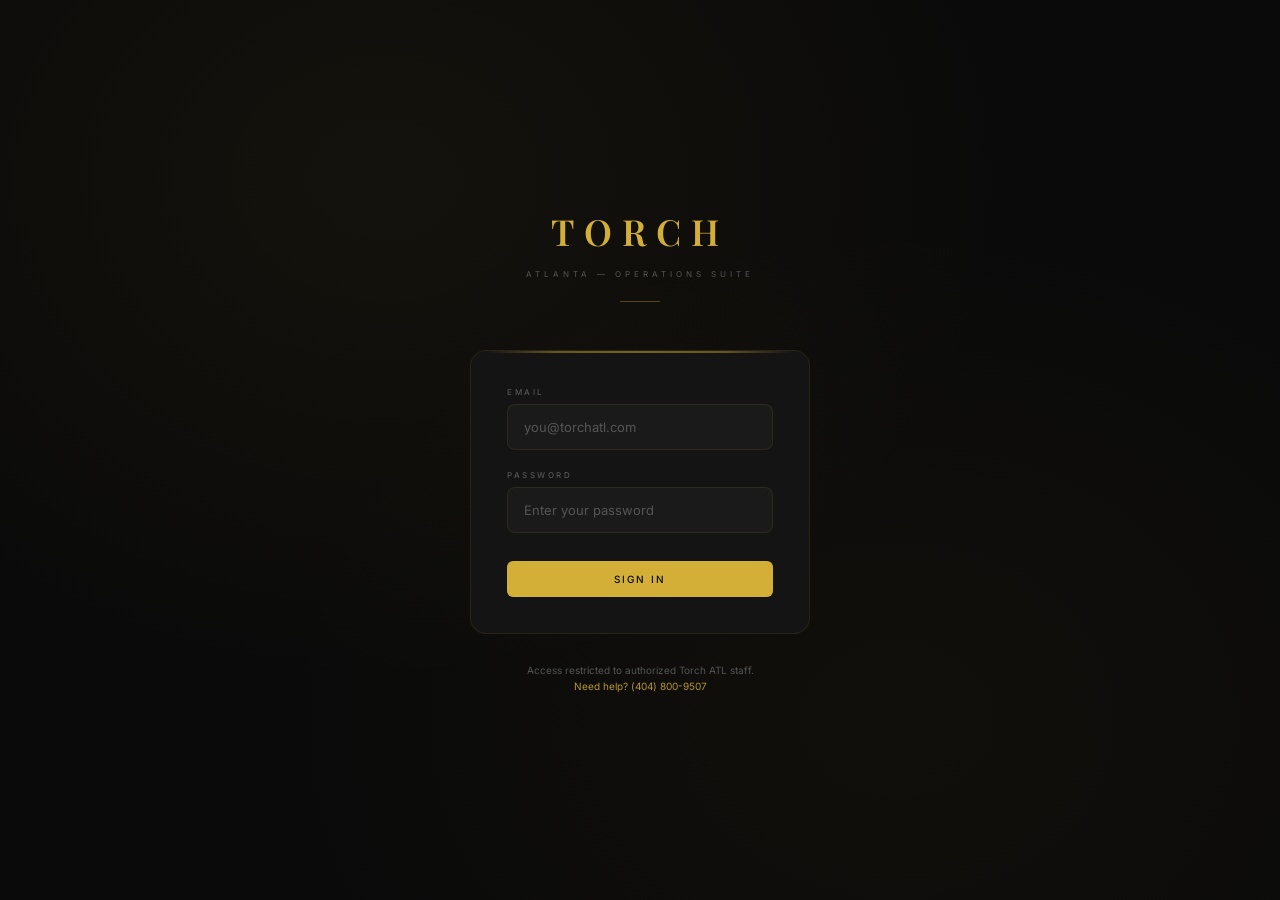
<file: index.html>
<!DOCTYPE html>
<html lang="en">
<head>
    <meta charset="UTF-8">
    <meta name="viewport" content="width=device-width, initial-scale=1.0">
    <title>TORCH ATL Operations Suite</title>
    <link rel="stylesheet" href="styles.css">
    <link href="https://fonts.googleapis.com/css2?family=Playfair+Display:wght@400;500;600;700&family=Inter:wght@300;400;500;600;700&display=swap" rel="stylesheet">
</head>
<body>
    <!-- Login Screen -->
    <div id="login-screen" class="login-screen active">
        <div class="login-container">
            <div class="login-brand">
                <h1>TORCH</h1>
                <span>Atlanta — Operations Suite</span>
                <div style="width:40px;height:1px;background:#B8962E;margin:20px auto 0;opacity:0.4;"></div>
            </div>

            <form id="admin-login-form" onsubmit="handleAdminLogin(event)">
                <div class="form-group">
                    <label>Email</label>
                    <input type="email" id="admin-email" placeholder="you@torchatl.com" required autocomplete="email">
                </div>
                <div class="form-group">
                    <label>Password</label>
                    <input type="password" id="admin-code" placeholder="Enter your password" required autocomplete="current-password">
                </div>
                <button type="submit" class="btn primary full">Sign In</button>
            </form>

            <p class="login-note">Access restricted to authorized Torch ATL staff.<br><a href="tel:+14048009507" style="color:#B8962E;text-decoration:none;">Need help? (404) 800-9507</a></p>
        </div>
    </div>

    <!-- Main App Container -->
    <div id="app-container" class="app-container" style="display: none;">
        <!-- Sidebar Navigation -->
        <nav class="sidebar">
        <div class="logo">
            <h1>TORCH</h1>
            <span>ATL</span>
        </div>
        <ul class="nav-links">
            <!-- Admin-only items -->
            <li class="nav-section admin-only">DASHBOARD</li>
            <li class="active admin-only" data-tab="dashboard">
                <span class="icon">📊</span>
                <span>Overview</span>
            </li>

            <li class="nav-section admin-only">ESTATE OPERATIONS</li>
            <li class="admin-only" data-tab="booking-requests">
                <span class="icon">📩</span>
                <span>Booking Requests</span>
            </li>
            <li class="admin-only" data-tab="bookings">
                <span class="icon">📅</span>
                <span>Bookings</span>
            </li>
            <li class="admin-only" data-tab="studios">
                <span class="icon">🎵</span>
                <span>Studios &amp; Rooms</span>
            </li>
            <li class="admin-only" data-tab="engineers">
                <span class="icon">🎛️</span>
                <span>Engineers</span>
            </li>
            <li class="admin-only" data-tab="operations">
                <span class="icon">🔧</span>
                <span>Operations</span>
            </li>
            <li data-tab="daily-log">
                <span class="icon">📝</span>
                <span>Daily Log</span>
            </li>

            <li class="nav-section admin-only">CLIENT CRM</li>
            <li class="admin-only" data-tab="clients">
                <span class="icon">🏢</span>
                <span>Clients</span>
            </li>
            <li class="admin-only" data-tab="inquiries">
                <span class="icon">📥</span>
                <span>Inquiries</span>
            </li>
            <li class="admin-only" data-tab="member-portal">
                <span class="icon">👤</span>
                <span>Member Portal</span>
            </li>

            <li class="nav-section admin-only">FINANCIAL</li>
            <li class="admin-only" data-tab="invoices">
                <span class="icon">💰</span>
                <span>Invoices &amp; P&amp;L</span>
            </li>
            <li class="admin-only" data-tab="equipment">
                <span class="icon">🔊</span>
                <span>Equipment</span>
            </li>

            <li class="nav-section admin-only">GROWTH</li>
            <li class="admin-only" data-tab="pipeline">
                <span class="icon">📈</span>
                <span>Pipeline</span>
            </li>
            <li class="admin-only" data-tab="milestones">
                <span class="icon">🚀</span>
                <span>Milestones</span>
            </li>

            <li class="nav-section admin-only">COMMS</li>
            <li class="admin-only" data-tab="sms">
                <span class="icon">💬</span>
                <span>SMS Sender</span>
            </li>
            <li class="admin-only" data-tab="email">
                <span class="icon">📧</span>
                <span>Email Blast</span>
            </li>

            <li class="nav-section admin-only">INTERN PROGRAM</li>
            <li class="admin-only" onclick="window.location.href='https://torchatl.com/interns.html'">
                <span class="icon">🎓</span>
                <span>Intern Operations</span>
            </li>

            <li class="nav-section admin-only">ADMIN</li>
            <li class="admin-only" data-tab="reports-review">
                <span class="icon">📋</span>
                <span>Session Reports</span>
            </li>
            <li class="admin-only" data-tab="security">
                <span class="icon">🔒</span>
                <span>Security</span>
            </li>
            <li class="admin-only" data-tab="settings">
                <span class="icon">⚙️</span>
                <span>Settings</span>
            </li>

            <!-- Engineer-only items -->
            <li class="engineer-only" data-tab="my-sessions">
                <span class="icon">📅</span>
                <span>My Sessions</span>
            </li>
            <li class="engineer-only" data-tab="pending-requests">
                <span class="icon">⏳</span>
                <span>Pending Requests</span>
            </li>
            <li class="engineer-only" data-tab="my-reports">
                <span class="icon">📝</span>
                <span>Session Reports</span>
            </li>
        </ul>
        <div class="sidebar-footer">
            <div class="user-info">
                <span id="current-user-name">User</span>
                <span id="current-user-role" class="user-role">Role</span>
            </div>
            <div class="connection-status" id="connection-status">
                <span class="status-dot" id="connection-dot"></span>
                <span class="status-text" id="connection-text">Connecting...</span>
                <span class="last-refreshed" id="last-refreshed"></span>
            </div>
            <button class="btn secondary small logout-btn" onclick="handleLogout()">Logout</button>
            <p class="countdown" id="countdown"></p>
        </div>
    </nav>

    <!-- Main Content -->
    <main class="main-content">
        <!-- Dashboard Tab -->
        <section id="dashboard" class="tab-content active">
            <header class="page-header">
                <h2>Operations Dashboard</h2>
                <div class="dash-status"><span class="status-dot online"></span> ONLINE <span id="dash-clock"></span></div>
            </header>

            <div class="stats-grid">
                <div class="stat-card">
                    <div class="stat-icon">💰</div>
                    <div class="stat-info">
                        <h3>Monthly Revenue</h3>
                        <p class="stat-number" id="total-revenue">$0</p>
                        <span class="stat-label">of $60K floor</span>
                    </div>
                </div>
                <div class="stat-card">
                    <div class="stat-icon">📅</div>
                    <div class="stat-info">
                        <h3>Days Booked</h3>
                        <p class="stat-number" id="days-booked">0</p>
                        <span class="stat-label">this month</span>
                    </div>
                </div>
                <div class="stat-card">
                    <div class="stat-icon">📋</div>
                    <div class="stat-info">
                        <h3>Next Booking</h3>
                        <p class="stat-number" id="next-booking" style="font-size: 16px;">—</p>
                        <span class="stat-label">upcoming</span>
                    </div>
                </div>
                <div class="stat-card">
                    <div class="stat-icon">📑</div>
                    <div class="stat-info">
                        <h3>Open Invoices</h3>
                        <p class="stat-number" id="open-invoices">0</p>
                        <span class="stat-label">pending + overdue</span>
                    </div>
                </div>
            </div>

            <div class="card" style="margin-bottom: 20px;">
                <h3>Revenue by Lane</h3>
                <div class="lane-breakdown">
                    <div class="tier-bar">
                        <span class="tier-label">Estate Sessions ($2.5K–$7.5K/day)</span>
                        <div class="bar-container">
                            <div class="bar residency" id="bar-estate" style="width: 0%"></div>
                        </div>
                        <span class="tier-count" id="rev-estate">$0</span>
                    </div>
                    <div class="tier-bar">
                        <span class="tier-label">Camp Packages ($4.5K–$6.5K/day)</span>
                        <div class="bar-container">
                            <div class="bar member" id="bar-camp" style="width: 0%"></div>
                        </div>
                        <span class="tier-count" id="rev-camp">$0</span>
                    </div>
                    <div class="tier-bar">
                        <span class="tier-label">TDP Memberships ($4K–$12K/mo)</span>
                        <div class="bar-container">
                            <div class="bar session" id="bar-tdp" style="width: 0%"></div>
                        </div>
                        <span class="tier-count" id="rev-tdp">$0</span>
                    </div>
                    <div class="tier-bar">
                        <span class="tier-label">Flex / Private ($3K–$5K)</span>
                        <div class="bar-container">
                            <div class="bar" id="bar-flex" style="width: 0%; background: var(--text-secondary);"></div>
                        </div>
                        <span class="tier-count" id="rev-flex">$0</span>
                    </div>
                </div>
            </div>

            <div class="card" style="margin-bottom: 20px;">
                <h3>Priority Flag</h3>
                <div class="priority-flag-container">
                    <textarea id="priority-flag" rows="2" placeholder="What's the #1 priority this week?" onchange="savePriorityFlag()" style="width:100%;background:var(--bg-input);border:1px solid var(--border);color:var(--text-primary);padding:10px;border-radius:6px;font-size:13px;resize:none;"></textarea>
                </div>
            </div>

            <div class="dashboard-grid">
                <div class="card">
                    <h3>Upcoming Sessions</h3>
                    <div id="upcoming-sessions" class="session-list">
                        <!-- Populated by JS -->
                    </div>
                </div>
                <div class="card">
                    <h3>Recent Activity</h3>
                    <div id="activity-feed" class="activity-list">
                        <!-- Populated by JS -->
                    </div>
                </div>
            </div>
        </section>

        <!-- Clients Tab (was Member CRM) -->
        <section id="clients" class="tab-content">
            <header class="page-header">
                <h2>Client Directory</h2>
                <button class="btn primary" onclick="openModal('add-client-modal')">+ Add Client</button>
            </header>

            <div class="filters">
                <input type="text" id="client-search" placeholder="Search clients..." onkeyup="filterClients()">
                <select id="client-type-filter" onchange="filterClients()">
                    <option value="all">All Types</option>
                    <option value="label">Label</option>
                    <option value="management">Management</option>
                    <option value="publisher">Publisher</option>
                    <option value="independent">Independent</option>
                    <option value="production">Production Co.</option>
                </select>
                <select id="client-status-filter" onchange="filterClients()">
                    <option value="all">All Status</option>
                    <option value="active">Active</option>
                    <option value="prospect">Prospect</option>
                    <option value="inactive">Inactive</option>
                </select>
            </div>

            <div class="table-container">
                <table id="clients-table">
                    <thead>
                        <tr>
                            <th>Client</th>
                            <th>Type</th>
                            <th>Contact</th>
                            <th>NDA</th>
                            <th>Lifetime Spend</th>
                            <th>Last Booking</th>
                            <th>Status</th>
                            <th>Actions</th>
                        </tr>
                    </thead>
                    <tbody id="clients-tbody">
                        <!-- Populated by JS -->
                    </tbody>
                </table>
            </div>
        </section>

        <!-- Inquiries Tab -->
        <section id="inquiries" class="tab-content">
            <header class="page-header">
                <h2>Inquiry Pipeline</h2>
                <button class="btn primary" onclick="openModal('add-inquiry-modal')">+ New Inquiry</button>
            </header>

            <div class="filters">
                <input type="text" id="inquiry-search" placeholder="Search inquiries..." onkeyup="filterInquiries()">
                <select id="inquiry-stage-filter" onchange="filterInquiries()">
                    <option value="all">All Stages</option>
                    <option value="new">New Lead</option>
                    <option value="nda-sent">NDA Sent</option>
                    <option value="nda-signed">NDA Signed</option>
                    <option value="rate-sent">Rate Card Sent</option>
                    <option value="negotiating">Negotiating</option>
                    <option value="booked">Booked</option>
                    <option value="lost">Lost</option>
                </select>
                <select id="inquiry-type-filter" onchange="filterInquiries()">
                    <option value="all">All Types</option>
                    <option value="estate">Full Estate</option>
                    <option value="camp">Camp</option>
                    <option value="day-session">Day Session</option>
                    <option value="retreat">Executive Retreat</option>
                    <option value="other">Other</option>
                </select>
            </div>

            <div class="pipeline-board" id="inquiry-pipeline">
                <!-- Populated by JS as kanban-style cards -->
            </div>
        </section>

        <!-- Member Portal Tab (TDP Members) -->
        <section id="member-portal" class="tab-content">
            <header class="page-header">
                <h2>TDP Member Portal</h2>
                <button class="btn primary" onclick="openModal('add-tdp-member-modal')">+ Add TDP Member</button>
            </header>

            <div class="filters">
                <input type="text" id="tdp-search" placeholder="Search members..." onkeyup="filterTdpMembers()">
                <select id="tdp-tier-filter" onchange="filterTdpMembers()">
                    <option value="all">All Tiers</option>
                    <option value="Residency">Residency</option>
                    <option value="Member">Member</option>
                    <option value="Session">Session</option>
                </select>
            </div>

            <div class="tdp-stats-bar" id="tdp-stats">
                <!-- Populated by JS -->
            </div>

            <div class="table-container">
                <table id="tdp-members-table">
                    <thead>
                        <tr>
                            <th>Member</th>
                            <th>Tier</th>
                            <th>Monthly Rate</th>
                            <th>Days Used</th>
                            <th>Hours Used</th>
                            <th>Renewal Date</th>
                            <th>Status</th>
                            <th>Actions</th>
                        </tr>
                    </thead>
                    <tbody id="tdp-members-tbody">
                        <!-- Populated by JS -->
                    </tbody>
                </table>
            </div>
        </section>

        <!-- Booking Requests Tab (External — bookings.torchatl.com) -->
        <section id="booking-requests" class="tab-content">
            <header class="page-header">
                <h2>Booking Requests</h2>
                <div style="display:flex;gap:12px;align-items:center;">
                    <select id="br-status-filter" onchange="loadBookingRequests()" style="background:var(--bg-input);border:1px solid var(--border);color:var(--text-primary);padding:8px 12px;border-radius:8px;font-size:13px;">
                        <option value="">All Statuses</option>
                        <option value="pending" selected>Pending</option>
                        <option value="approved">Approved</option>
                        <option value="deposit_paid">Deposit Paid</option>
                        <option value="confirmed">Confirmed</option>
                        <option value="completed">Completed</option>
                        <option value="denied">Denied</option>
                        <option value="cancelled">Cancelled</option>
                    </select>
                    <button class="btn secondary small" onclick="loadBookingRequests()">Refresh</button>
                </div>
            </header>

            <!-- Stats Row -->
            <div class="stats-row" id="br-stats" style="display:grid;grid-template-columns:repeat(4,1fr);gap:16px;margin-bottom:24px;">
                <div class="stat-card" style="background:var(--bg-card);border:1px solid var(--border);border-radius:12px;padding:20px;">
                    <div style="color:var(--text-secondary);font-size:12px;text-transform:uppercase;letter-spacing:0.1em;">Pending</div>
                    <div id="br-stat-pending" style="font-size:28px;font-weight:600;color:var(--warning);margin-top:4px;">—</div>
                </div>
                <div class="stat-card" style="background:var(--bg-card);border:1px solid var(--border);border-radius:12px;padding:20px;">
                    <div style="color:var(--text-secondary);font-size:12px;text-transform:uppercase;letter-spacing:0.1em;">Approved</div>
                    <div id="br-stat-approved" style="font-size:28px;font-weight:600;color:var(--primary);margin-top:4px;">—</div>
                </div>
                <div class="stat-card" style="background:var(--bg-card);border:1px solid var(--border);border-radius:12px;padding:20px;">
                    <div style="color:var(--text-secondary);font-size:12px;text-transform:uppercase;letter-spacing:0.1em;">Confirmed</div>
                    <div id="br-stat-confirmed" style="font-size:28px;font-weight:600;color:var(--success);margin-top:4px;">—</div>
                </div>
                <div class="stat-card" style="background:var(--bg-card);border:1px solid var(--border);border-radius:12px;padding:20px;">
                    <div style="color:var(--text-secondary);font-size:12px;text-transform:uppercase;letter-spacing:0.1em;">Revenue (Est.)</div>
                    <div id="br-stat-revenue" style="font-size:28px;font-weight:600;color:var(--primary);margin-top:4px;">—</div>
                </div>
            </div>

            <!-- Requests Table -->
            <div class="table-container" style="background:var(--bg-card);border:1px solid var(--border);border-radius:12px;overflow:hidden;">
                <table>
                    <thead>
                        <tr>
                            <th>Confirmation</th>
                            <th>Client</th>
                            <th>Session</th>
                            <th>Date</th>
                            <th>Type</th>
                            <th>Total</th>
                            <th>Payment</th>
                            <th>Status</th>
                            <th>Actions</th>
                        </tr>
                    </thead>
                    <tbody id="br-tbody">
                        <tr><td colspan="9" style="text-align:center;padding:48px;color:var(--text-muted);">Loading booking requests...</td></tr>
                    </tbody>
                </table>
            </div>
        </section>

        <!-- Booking Request Detail Modal -->
        <div id="br-detail-modal" class="modal">
            <div class="modal-content wide">
                <div class="modal-header">
                    <h3 id="br-detail-title">Booking Details</h3>
                    <button onclick="closeModal('br-detail-modal')" class="close-btn">&times;</button>
                </div>
                <div id="br-detail-body" style="padding:24px;">
                    <!-- Populated by JS -->
                </div>
                <div class="modal-footer" id="br-detail-footer">
                    <!-- Action buttons populated by JS -->
                </div>
            </div>
        </div>

        <!-- Deny Reason Modal -->
        <div id="br-deny-modal" class="modal">
            <div class="modal-content">
                <div class="modal-header">
                    <h3>Deny Booking Request</h3>
                    <button onclick="closeModal('br-deny-modal')" class="close-btn">&times;</button>
                </div>
                <div style="padding:24px;">
                    <div class="form-group">
                        <label>Reason (optional — sent to client)</label>
                        <textarea id="br-deny-reason" rows="3" placeholder="e.g. Dates unavailable, capacity at max..."></textarea>
                    </div>
                </div>
                <div class="modal-footer">
                    <button class="btn secondary" onclick="closeModal('br-deny-modal')">Cancel</button>
                    <button class="btn primary" style="background:var(--danger);" onclick="confirmDenyBooking()">Deny Request</button>
                </div>
            </div>
        </div>

        <!-- Payment Update Modal -->
        <div id="br-payment-modal" class="modal">
            <div class="modal-content">
                <div class="modal-header">
                    <h3>Update Payment</h3>
                    <button onclick="closeModal('br-payment-modal')" class="close-btn">&times;</button>
                </div>
                <div style="padding:24px;">
                    <div class="form-group">
                        <label>Deposit Status</label>
                        <select id="br-deposit-status">
                            <option value="pending">Pending</option>
                            <option value="sent">Sent</option>
                            <option value="paid">Paid</option>
                            <option value="overdue">Overdue</option>
                            <option value="refunded">Refunded</option>
                        </select>
                    </div>
                    <div class="form-group">
                        <label>Balance Status</label>
                        <select id="br-balance-status">
                            <option value="pending">Pending</option>
                            <option value="sent">Sent</option>
                            <option value="paid">Paid</option>
                            <option value="overdue">Overdue</option>
                            <option value="refunded">Refunded</option>
                        </select>
                    </div>
                    <div class="form-group">
                        <label>PO Number</label>
                        <input type="text" id="br-po-number" placeholder="PO number (label bookings)">
                    </div>
                    <div class="form-group">
                        <label>Invoice Number</label>
                        <input type="text" id="br-invoice-number" placeholder="Invoice #">
                    </div>
                </div>
                <div class="modal-footer">
                    <button class="btn secondary" onclick="closeModal('br-payment-modal')">Cancel</button>
                    <button class="btn primary" onclick="confirmPaymentUpdate()">Update Payment</button>
                </div>
            </div>
        </div>

        <!-- Bookings Tab -->
        <section id="bookings" class="tab-content">
            <header class="page-header">
                <h2>Booking Management</h2>
                <button class="btn primary" onclick="openModal('add-booking-modal')">+ New Booking</button>
            </header>

            <div class="booking-views">
                <button class="view-btn active" onclick="switchBookingView('calendar')">Calendar View</button>
                <button class="view-btn" onclick="switchBookingView('list')">List View</button>
            </div>

            <div id="calendar-view" class="calendar-container">
                <div class="calendar-header">
                    <button onclick="changeMonth(-1)">←</button>
                    <h3 id="calendar-month">February 2026</h3>
                    <button onclick="changeMonth(1)">→</button>
                </div>
                <div class="calendar-grid">
                    <div class="calendar-day-header">Sun</div>
                    <div class="calendar-day-header">Mon</div>
                    <div class="calendar-day-header">Tue</div>
                    <div class="calendar-day-header">Wed</div>
                    <div class="calendar-day-header">Thu</div>
                    <div class="calendar-day-header">Fri</div>
                    <div class="calendar-day-header">Sat</div>
                    <div id="calendar-days"></div>
                </div>
            </div>

            <div id="list-view" class="booking-list" style="display: none;">
                <table>
                    <thead>
                        <tr>
                            <th>Date</th>
                            <th>Time</th>
                            <th>Member</th>
                            <th>Hours</th>
                            <th>Guests</th>
                            <th>Status</th>
                            <th>Actions</th>
                        </tr>
                    </thead>
                    <tbody id="bookings-tbody">
                        <!-- Populated by JS -->
                    </tbody>
                </table>
            </div>
        </section>

        <!-- Studios & Rooms Tab -->
        <section id="studios" class="tab-content">
            <header class="page-header">
                <h2>Studios &amp; Rooms</h2>
            </header>

            <div class="studios-grid">
                <div class="studio-card studio-a">
                    <div class="studio-header">
                        <h3>Studio A</h3>
                        <span class="status-badge scheduled">Q3 2026</span>
                    </div>
                    <p>Flagship room — final acoustic finishing in progress</p>
                    <div class="studio-gear">
                        <span class="gear-tag">Tube-Tech CL 1B</span>
                        <span class="gear-tag">Neve 1073</span>
                        <span class="gear-tag">U87</span>
                    </div>
                    <div class="studio-status">
                        <span class="status-label">Availability:</span>
                        <span class="status-value" style="color: var(--warning);">Coming Q3</span>
                    </div>
                </div>
                <div class="studio-card studio-b">
                    <div class="studio-header">
                        <h3>Studio B</h3>
                        <span class="status-badge pass">Active</span>
                    </div>
                    <p>Fully equipped production and tracking room</p>
                    <div class="studio-gear">
                        <span class="gear-tag">Yamaha HS8</span>
                        <span class="gear-tag">Apollo Interface</span>
                    </div>
                    <div class="studio-status">
                        <span class="status-label">Availability:</span>
                        <span class="status-value" style="color: var(--success);">Bookable Now</span>
                    </div>
                </div>
                <div class="studio-card studio-c">
                    <div class="studio-header">
                        <h3>Studio C</h3>
                        <span class="status-badge pass">Active</span>
                    </div>
                    <p>Fully equipped production and tracking room</p>
                    <div class="studio-gear">
                        <span class="gear-tag">Yamaha HS5</span>
                        <span class="gear-tag">Focusrite Interface</span>
                    </div>
                    <div class="studio-status">
                        <span class="status-label">Availability:</span>
                        <span class="status-value" style="color: var(--success);">Bookable Now</span>
                    </div>
                </div>
                <div class="studio-card">
                    <div class="studio-header">
                        <h3>Suites (1-3)</h3>
                        <span class="status-badge pass">Active</span>
                    </div>
                    <p>Guest accommodations for camp and estate bookings</p>
                    <div class="studio-status">
                        <span class="status-label">Suite 1:</span>
                        <span class="status-value" id="suite-1-status" style="color: var(--success);">Available</span>
                    </div>
                    <div class="studio-status">
                        <span class="status-label">Suite 2:</span>
                        <span class="status-value" id="suite-2-status" style="color: var(--success);">Available</span>
                    </div>
                    <div class="studio-status">
                        <span class="status-label">Suite 3:</span>
                        <span class="status-value" id="suite-3-status" style="color: var(--success);">Available</span>
                    </div>
                </div>
            </div>
        </section>

        <!-- SMS Tab -->
        <section id="sms" class="tab-content">
            <header class="page-header">
                <h2>SMS Automation</h2>
            </header>

            <div class="sms-grid">
                <div class="card">
                    <h3>Quick Send</h3>
                    <form id="sms-form" onsubmit="sendSMS(event)">
                        <div class="form-group">
                            <label>Recipients</label>
                            <select id="sms-recipients" multiple>
                                <option value="all">All Members</option>
                                <option value="residency">Residency Tier</option>
                                <option value="member">Member Tier</option>
                                <option value="session">Session Tier</option>
                            </select>
                        </div>
                        <div class="form-group">
                            <label>Message</label>
                            <textarea id="sms-message" rows="4" maxlength="160" placeholder="Type your message..."></textarea>
                            <span class="char-count"><span id="sms-char-count">0</span>/160</span>
                        </div>
                        <button type="submit" class="btn primary">Send SMS</button>
                    </form>
                </div>

                <div class="card">
                    <h3>Automated Messages</h3>
                    <div class="automation-list">
                        <div class="automation-item">
                            <div class="automation-info">
                                <h4>Session Reminder</h4>
                                <p>Sent 24 hours before session</p>
                            </div>
                            <label class="toggle">
                                <input type="checkbox" checked>
                                <span class="slider"></span>
                            </label>
                        </div>
                        <div class="automation-item">
                            <div class="automation-info">
                                <h4>Guest Registration Reminder</h4>
                                <p>Sent 48 hours before session</p>
                            </div>
                            <label class="toggle">
                                <input type="checkbox" checked>
                                <span class="slider"></span>
                            </label>
                        </div>
                        <div class="automation-item">
                            <div class="automation-info">
                                <h4>Payment Failed Alert</h4>
                                <p>Sent immediately on failure</p>
                            </div>
                            <label class="toggle">
                                <input type="checkbox" checked>
                                <span class="slider"></span>
                            </label>
                        </div>
                        <div class="automation-item">
                            <div class="automation-info">
                                <h4>Welcome Message</h4>
                                <p>Sent on membership activation</p>
                            </div>
                            <label class="toggle">
                                <input type="checkbox" checked>
                                <span class="slider"></span>
                            </label>
                        </div>
                    </div>
                </div>

                <div class="card full-width">
                    <h3>Message Templates</h3>
                    <div class="template-grid">
                        <div class="template-card" onclick="loadTemplate('reminder')">
                            <h4>Session Reminder</h4>
                            <p>Hey {name}, reminder: you're booked at Torch tomorrow at {time}. See you then.</p>
                        </div>
                        <div class="template-card" onclick="loadTemplate('guest')">
                            <h4>Guest Registration</h4>
                            <p>Hi {name}, please submit your guest list for your {date} session. Reply with names or text "none".</p>
                        </div>
                        <div class="template-card" onclick="loadTemplate('welcome')">
                            <h4>Welcome</h4>
                            <p>Welcome to Torch ATL, {name}. Your access code is {code}. Book your first session at torchatl.com/book</p>
                        </div>
                        <div class="template-card" onclick="loadTemplate('payment')">
                            <h4>Payment Issue</h4>
                            <p>Hi {name}, we couldn't process your membership payment. Please update your card to keep your access active.</p>
                        </div>
                    </div>
                </div>

                <div class="card full-width">
                    <h3>Recent SMS History</h3>
                    <div id="sms-history" class="history-list">
                        <!-- Populated by JS -->
                    </div>
                </div>
            </div>
        </section>

        <!-- Email Tab -->
        <section id="email" class="tab-content">
            <header class="page-header">
                <h2>Email Blast</h2>
            </header>

            <div class="email-grid">
                <div class="card email-composer">
                    <h3>Compose Email</h3>
                    <form id="email-form" onsubmit="sendEmail(event)">
                        <div class="form-group">
                            <label>Recipients</label>
                            <select id="email-recipients">
                                <option value="all">All Members (24)</option>
                                <option value="residency">Residency Tier (4)</option>
                                <option value="member">Member Tier (5)</option>
                                <option value="session">Session Tier (15)</option>
                                <option value="founding">Founding Members</option>
                            </select>
                        </div>
                        <div class="form-group">
                            <label>Subject</label>
                            <input type="text" id="email-subject" placeholder="Email subject...">
                        </div>
                        <div class="form-group">
                            <label>Message</label>
                            <div class="editor-toolbar">
                                <button type="button" onclick="formatText('bold')"><b>B</b></button>
                                <button type="button" onclick="formatText('italic')"><i>I</i></button>
                                <button type="button" onclick="formatText('underline')"><u>U</u></button>
                                <span class="separator">|</span>
                                <button type="button" onclick="insertVariable('{name}')">Name</button>
                                <button type="button" onclick="insertVariable('{tier}')">Tier</button>
                                <button type="button" onclick="insertVariable('{hours_remaining}')">Hours</button>
                            </div>
                            <div id="email-body" class="email-editor" contenteditable="true"></div>
                        </div>
                        <div class="form-actions">
                            <button type="button" class="btn secondary" onclick="previewEmail()">Preview</button>
                            <button type="button" class="btn secondary" onclick="saveDraft()">Save Draft</button>
                            <button type="submit" class="btn primary">Send Email</button>
                        </div>
                    </form>
                </div>

                <div class="card">
                    <h3>Email Templates</h3>
                    <div class="email-template-list">
                        <div class="email-template" onclick="loadEmailTemplate('welcome')">
                            <h4>Welcome to Torch ATL</h4>
                            <p>New member onboarding email</p>
                        </div>
                        <div class="email-template" onclick="loadEmailTemplate('credentials')">
                            <h4>Your Credentials Are Ready</h4>
                            <p>Access code and booking instructions</p>
                        </div>
                        <div class="email-template" onclick="loadEmailTemplate('monthly')">
                            <h4>Monthly Update</h4>
                            <p>Hours used, upcoming availability</p>
                        </div>
                        <div class="email-template" onclick="loadEmailTemplate('camp')">
                            <h4>Camp Announcement</h4>
                            <p>Writing camp scheduling</p>
                        </div>
                    </div>
                </div>

                <div class="card full-width">
                    <h3>Scheduled & Sent Emails</h3>
                    <div class="email-tabs">
                        <button class="email-tab active" onclick="switchEmailTab('sent')">Sent</button>
                        <button class="email-tab" onclick="switchEmailTab('scheduled')">Scheduled</button>
                        <button class="email-tab" onclick="switchEmailTab('drafts')">Drafts</button>
                    </div>
                    <div id="email-history" class="email-list">
                        <!-- Populated by JS -->
                    </div>
                </div>
            </div>
        </section>

        <!-- Engineers Tab (Admin) - Engineer CRM -->
        <section id="engineers" class="tab-content admin-only">
            <header class="page-header">
                <h2>Engineer CRM</h2>
                <button class="btn primary" onclick="openModal('add-engineer-modal')">+ Add Engineer</button>
            </header>

            <!-- Engineer Stats -->
            <div class="stats-grid" style="margin-bottom: 24px;">
                <div class="stat-card">
                    <div class="stat-icon">🎛️</div>
                    <div class="stat-info">
                        <h3>Active Engineers</h3>
                        <p class="stat-number" id="active-engineers-count">0</p>
                        <span class="stat-label">on roster</span>
                    </div>
                </div>
                <div class="stat-card">
                    <div class="stat-icon">📅</div>
                    <div class="stat-info">
                        <h3>Sessions This Month</h3>
                        <p class="stat-number" id="engineer-sessions-month">0</p>
                        <span class="stat-label">completed</span>
                    </div>
                </div>
                <div class="stat-card">
                    <div class="stat-icon">⏱️</div>
                    <div class="stat-info">
                        <h3>Hours This Month</h3>
                        <p class="stat-number" id="engineer-hours-month">0</p>
                        <span class="stat-label">total hours</span>
                    </div>
                </div>
                <div class="stat-card">
                    <div class="stat-icon">💰</div>
                    <div class="stat-info">
                        <h3>Payroll This Month</h3>
                        <p class="stat-number" id="engineer-payroll-month">$0</p>
                        <span class="stat-label">estimated</span>
                    </div>
                </div>
            </div>

            <!-- Filters and View Toggle -->
            <div class="engineer-crm-toolbar">
                <div class="filters">
                    <input type="text" id="engineer-search" placeholder="Search engineers..." onkeyup="filterEngineersCRM()">
                    <select id="engineer-role-filter" onchange="filterEngineersCRM()">
                        <option value="all">All Roles</option>
                        <option value="Lead Engineer">Lead Engineer</option>
                        <option value="Recording Engineer">Recording Engineer</option>
                    </select>
                    <select id="engineer-status-filter" onchange="filterEngineersCRM()">
                        <option value="all">All Status</option>
                        <option value="Active">Active</option>
                        <option value="Inactive">Inactive</option>
                    </select>
                </div>
                <div class="view-toggle">
                    <button class="view-btn active" onclick="switchEngineerView('cards')">Cards</button>
                    <button class="view-btn" onclick="switchEngineerView('table')">Table</button>
                </div>
            </div>

            <!-- Engineer Cards View -->
            <div id="engineers-cards-view" class="engineer-cards-grid">
                <!-- Populated by JS -->
            </div>

            <!-- Engineer Table View -->
            <div id="engineers-table-view" class="table-container" style="display: none;">
                <table id="engineers-table">
                    <thead>
                        <tr>
                            <th>Engineer</th>
                            <th>Role</th>
                            <th>Specialties</th>
                            <th>Sessions</th>
                            <th>Rating</th>
                            <th>Earnings (MTD)</th>
                            <th>Status</th>
                            <th>Actions</th>
                        </tr>
                    </thead>
                    <tbody id="engineers-tbody">
                        <!-- Populated by JS -->
                    </tbody>
                </table>
            </div>
        </section>

        <!-- Session Reports Review (Admin) -->
        <section id="reports-review" class="tab-content admin-only">
            <header class="page-header">
                <h2>Session Reports Review</h2>
            </header>

            <div class="filters" style="margin-bottom: 20px;">
                <select id="report-status-filter" onchange="filterReports()">
                    <option value="all">All Reports</option>
                    <option value="submitted">Pending Review</option>
                    <option value="reviewed">Reviewed</option>
                    <option value="draft">Drafts</option>
                </select>
                <select id="report-engineer-filter" onchange="filterReports()">
                    <option value="all">All Engineers</option>
                </select>
            </div>

            <div id="reports-list" class="reports-grid">
                <!-- Populated by JS -->
            </div>
        </section>

        <!-- My Sessions (Engineer) -->
        <section id="my-sessions" class="tab-content engineer-only">
            <header class="page-header">
                <h2>My Sessions</h2>
            </header>

            <div class="engineer-calendar-container">
                <div class="calendar-container" style="margin-bottom: 24px;">
                    <div class="calendar-header">
                        <button onclick="changeEngineerMonth(-1)">←</button>
                        <h3 id="engineer-calendar-month">February 2026</h3>
                        <button onclick="changeEngineerMonth(1)">→</button>
                    </div>
                    <div class="calendar-grid">
                        <div class="calendar-day-header">Sun</div>
                        <div class="calendar-day-header">Mon</div>
                        <div class="calendar-day-header">Tue</div>
                        <div class="calendar-day-header">Wed</div>
                        <div class="calendar-day-header">Thu</div>
                        <div class="calendar-day-header">Fri</div>
                        <div class="calendar-day-header">Sat</div>
                        <div id="engineer-calendar-days"></div>
                    </div>
                </div>

                <div class="card">
                    <h3>Upcoming Sessions</h3>
                    <div id="engineer-upcoming-sessions" class="session-list">
                        <!-- Populated by JS -->
                    </div>
                </div>
            </div>
        </section>

        <!-- Pending Requests (Engineer) -->
        <section id="pending-requests" class="tab-content engineer-only">
            <header class="page-header">
                <h2>Pending Requests</h2>
                <p>Accept or decline session assignments</p>
            </header>

            <div id="pending-requests-list" class="pending-requests-grid">
                <!-- Populated by JS -->
            </div>
        </section>

        <!-- My Reports (Engineer) -->
        <section id="my-reports" class="tab-content engineer-only">
            <header class="page-header">
                <h2>Session Reports</h2>
                <p>Submit reports for completed sessions</p>
            </header>

            <div class="reports-tabs">
                <button class="report-tab active" onclick="switchReportTab('pending')">Pending Reports</button>
                <button class="report-tab" onclick="switchReportTab('submitted')">Submitted</button>
            </div>

            <div id="my-reports-list" class="reports-grid">
                <!-- Populated by JS -->
            </div>
        </section>

        <!-- Operations Tab (Admin/Manager) -->
        <section id="operations" class="tab-content admin-only">
            <header class="page-header">
                <h2>Operations Hub</h2>
                <p style="color: var(--text-secondary); font-size: 13px; margin-top: 4px;">Nate tasks, vendor directory, property maintenance</p>
            </header>

            <!-- Sub-tabs -->
            <div class="operations-sub-tabs">
                <button class="ops-sub-tab active" data-ops-tab="calendar" onclick="switchOpsTab('calendar')">Calendar</button>
                <button class="ops-sub-tab" data-ops-tab="nate" onclick="switchOpsTab('nate')">Nate Task Board</button>
                <button class="ops-sub-tab" data-ops-tab="vendors" onclick="switchOpsTab('vendors')">Vendor Directory</button>
                <button class="ops-sub-tab" data-ops-tab="maintenance" onclick="switchOpsTab('maintenance')">Maintenance Log</button>
                <button class="ops-sub-tab" data-ops-tab="linen" onclick="switchOpsTab('linen')">Linen &amp; Supply</button>
                <button class="ops-sub-tab" data-ops-tab="pending" onclick="switchOpsTab('pending')">Pending Bookings</button>
                <button class="ops-sub-tab" data-ops-tab="tasks" onclick="switchOpsTab('tasks')">Studio Tasks</button>
                <button class="ops-sub-tab" data-ops-tab="estate" onclick="switchOpsTab('estate')">Estate Requests</button>
            </div>

            <!-- Operations Calendar View -->
            <div id="ops-calendar-view" class="ops-view active">
                <div class="ops-calendar-header">
                    <button onclick="changeOpsMonth(-1)">&larr;</button>
                    <h3 id="ops-calendar-month">February 2026</h3>
                    <button onclick="changeOpsMonth(1)">&rarr;</button>
                </div>
                <div class="calendar-legend">
                    <span class="legend-item"><span class="event-dot booking"></span> Booking</span>
                    <span class="legend-item"><span class="event-dot cleaning"></span> Cleaning</span>
                    <span class="legend-item"><span class="event-dot maintenance"></span> Maintenance</span>
                    <span class="legend-item"><span class="event-dot repair"></span> Repair</span>
                    <span class="legend-item"><span class="event-dot estate"></span> Estate</span>
                </div>
                <div class="ops-calendar-grid">
                    <div class="calendar-day-header">Sun</div>
                    <div class="calendar-day-header">Mon</div>
                    <div class="calendar-day-header">Tue</div>
                    <div class="calendar-day-header">Wed</div>
                    <div class="calendar-day-header">Thu</div>
                    <div class="calendar-day-header">Fri</div>
                    <div class="calendar-day-header">Sat</div>
                    <div id="ops-calendar-days"></div>
                </div>
                <!-- Day Detail Panel -->
                <div id="ops-day-detail" class="day-detail-panel" style="display: none;">
                    <h4 id="ops-day-detail-title">--</h4>
                    <div id="ops-day-detail-content"></div>
                </div>
            </div>

            <!-- Pending Bookings View -->
            <div id="ops-pending-view" class="ops-view" style="display: none;">
                <div class="ops-filter-bar">
                    <select id="ops-booking-status-filter" onchange="loadPendingBookings()">
                        <option value="all">All Statuses</option>
                        <option value="pending" selected>Pending</option>
                        <option value="confirmed">Confirmed</option>
                        <option value="declined">Declined</option>
                    </select>
                </div>
                <div id="ops-pending-list" class="ops-cards-grid">
                    <!-- Populated by JS -->
                </div>
            </div>

            <!-- Studio Tasks View -->
            <div id="ops-tasks-view" class="ops-view" style="display: none;">
                <div class="ops-filter-bar">
                    <button class="btn primary" onclick="openModal('add-task-modal')">+ Add Task</button>
                    <select id="ops-task-room-filter" onchange="loadStudioTasks()">
                        <option value="all">All Rooms</option>
                        <option value="b-room">B Room</option>
                        <option value="c-room">C Room</option>
                        <option value="common">Common Area</option>
                        <option value="estate">Estate</option>
                    </select>
                    <select id="ops-task-type-filter" onchange="loadStudioTasks()">
                        <option value="all">All Types</option>
                        <option value="cleaning">Cleaning</option>
                        <option value="maintenance">Maintenance</option>
                        <option value="repair">Repair</option>
                        <option value="inspection">Inspection</option>
                    </select>
                    <select id="ops-task-status-filter" onchange="loadStudioTasks()">
                        <option value="all">All Status</option>
                        <option value="pending">Pending</option>
                        <option value="in_progress">In Progress</option>
                        <option value="completed">Completed</option>
                    </select>
                </div>
                <div id="ops-tasks-list" class="ops-cards-grid">
                    <!-- Populated by JS -->
                </div>
            </div>

            <!-- Estate Requests View -->
            <div id="ops-estate-view" class="ops-view" style="display: none;">
                <div class="ops-filter-bar">
                    <select id="ops-estate-status-filter" onchange="loadEstateRequests()">
                        <option value="all">All Statuses</option>
                        <option value="pending">Pending</option>
                        <option value="reviewing">Under Review</option>
                        <option value="approved">Approved</option>
                        <option value="declined">Declined</option>
                    </select>
                </div>
                <div id="ops-estate-list" class="ops-cards-grid">
                    <!-- Populated by JS -->
                </div>
            </div>

            <!-- ============ NATE TASK BOARD ============ -->
            <div id="ops-nate-view" class="ops-view" style="display: none;">
                <div class="ops-filter-bar">
                    <button class="btn primary" onclick="openModal('add-nate-task-modal')">+ Add Task</button>
                    <select id="nate-task-category-filter" onchange="loadNateTasks()">
                        <option value="all">All Categories</option>
                        <option value="pre-arrival">Pre-Arrival</option>
                        <option value="day-of">Day-Of</option>
                        <option value="post-session">Post-Session</option>
                        <option value="weekly">Weekly</option>
                        <option value="ad-hoc">Ad-Hoc</option>
                    </select>
                    <select id="nate-task-priority-filter" onchange="loadNateTasks()">
                        <option value="all">All Priorities</option>
                        <option value="high">High</option>
                        <option value="medium">Medium</option>
                        <option value="low">Low</option>
                    </select>
                    <select id="nate-task-status-filter" onchange="loadNateTasks()">
                        <option value="all">All Status</option>
                        <option value="pending">Pending</option>
                        <option value="in_progress">In Progress</option>
                        <option value="completed">Completed</option>
                    </select>
                </div>
                <div id="nate-tasks-list" class="ops-cards-grid">
                    <!-- Populated by JS -->
                </div>
            </div>

            <!-- ============ VENDOR DIRECTORY ============ -->
            <div id="ops-vendors-view" class="ops-view" style="display: none;">
                <div class="ops-filter-bar">
                    <button class="btn primary" onclick="openModal('add-vendor-modal')">+ Add Vendor</button>
                    <select id="vendor-category-filter" onchange="loadVendors()">
                        <option value="all">All Categories</option>
                        <option value="cleaning">Cleaning</option>
                        <option value="catering">Catering</option>
                        <option value="hvac">HVAC</option>
                        <option value="plumbing">Plumbing</option>
                        <option value="electrical">Electrical</option>
                        <option value="landscaping">Landscaping</option>
                        <option value="equipment">Equipment</option>
                        <option value="security">Security</option>
                        <option value="pest-control">Pest Control</option>
                        <option value="other">Other</option>
                    </select>
                    <select id="vendor-rating-filter" onchange="loadVendors()">
                        <option value="all">All Ratings</option>
                        <option value="5">5 Stars</option>
                        <option value="4">4+ Stars</option>
                        <option value="3">3+ Stars</option>
                    </select>
                </div>
                <div id="vendors-list" class="ops-cards-grid">
                    <!-- Populated by JS -->
                </div>
            </div>

            <!-- ============ PROPERTY MAINTENANCE LOG ============ -->
            <div id="ops-maintenance-view" class="ops-view" style="display: none;">
                <div class="ops-filter-bar">
                    <button class="btn primary" onclick="openModal('add-maintenance-modal')">+ Log Item</button>
                    <select id="maint-priority-filter" onchange="loadMaintenanceLog()">
                        <option value="all">All Priorities</option>
                        <option value="urgent">Urgent</option>
                        <option value="high">High</option>
                        <option value="medium">Medium</option>
                        <option value="low">Low</option>
                    </select>
                    <select id="maint-status-filter" onchange="loadMaintenanceLog()">
                        <option value="all">All Status</option>
                        <option value="open">Open</option>
                        <option value="in_progress">In Progress</option>
                        <option value="scheduled">Scheduled</option>
                        <option value="resolved">Resolved</option>
                    </select>
                    <select id="maint-area-filter" onchange="loadMaintenanceLog()">
                        <option value="all">All Areas</option>
                        <option value="studio-a">Studio A</option>
                        <option value="studio-b">Studio B</option>
                        <option value="studio-c">Studio C</option>
                        <option value="common">Common Area</option>
                        <option value="kitchen">Kitchen</option>
                        <option value="exterior">Exterior</option>
                        <option value="hvac">HVAC</option>
                        <option value="whole-property">Whole Property</option>
                    </select>
                </div>
                <div id="maintenance-list" class="ops-cards-grid">
                    <!-- Populated by JS -->
                </div>
            </div>

            <!-- ============ LINEN & SUPPLY STANDARDS ============ -->
            <div id="ops-linen-view" class="ops-view" style="display: none;">
                <div class="ops-filter-bar">
                    <button class="btn primary" onclick="openModal('add-linen-modal')">+ Log Inspection</button>
                    <select id="linen-category-filter" onchange="loadLinenStandards()">
                        <option value="all">All Categories</option>
                        <option value="towels">Towels</option>
                        <option value="linens">Linens</option>
                        <option value="cleaning-supplies">Cleaning Supplies</option>
                        <option value="toiletries">Toiletries</option>
                        <option value="kitchen-supplies">Kitchen Supplies</option>
                        <option value="studio-supplies">Studio Supplies</option>
                    </select>
                    <select id="linen-status-filter" onchange="loadLinenStandards()">
                        <option value="all">All Status</option>
                        <option value="pass">Pass</option>
                        <option value="fail">Fail</option>
                        <option value="reorder">Reorder Needed</option>
                    </select>
                </div>
                <div class="linen-summary-bar" id="linen-summary">
                    <!-- Populated by JS -->
                </div>
                <div id="linen-list" class="ops-cards-grid">
                    <!-- Populated by JS -->
                </div>
            </div>
        </section>

        <!-- Invoices & P&L Tab -->
        <section id="invoices" class="tab-content">
            <header class="page-header">
                <h2>Invoices &amp; P&amp;L</h2>
                <button class="btn primary" onclick="openModal('add-invoice-modal')">+ New Invoice</button>
            </header>

            <div class="operations-sub-tabs">
                <button class="ops-sub-tab active" data-ops-tab="fin-invoices" onclick="switchFinTab('fin-invoices')">Invoices</button>
                <button class="ops-sub-tab" data-ops-tab="fin-expenses" onclick="switchFinTab('fin-expenses')">Expenses</button>
                <button class="ops-sub-tab" data-ops-tab="fin-barter" onclick="switchFinTab('fin-barter')">Barter Tracker</button>
                <button class="ops-sub-tab" data-ops-tab="fin-pnl" onclick="switchFinTab('fin-pnl')">Monthly P&amp;L</button>
            </div>

            <!-- Invoices View -->
            <div id="ops-fin-invoices-view" class="ops-view active">
                <div class="fin-stats-bar" id="invoice-stats">
                    <!-- Populated by JS -->
                </div>
                <div class="ops-filter-bar">
                    <select id="invoice-status-filter" onchange="loadInvoices()">
                        <option value="all">All Status</option>
                        <option value="draft">Draft</option>
                        <option value="sent">Sent</option>
                        <option value="deposit">Deposit Received</option>
                        <option value="paid">Paid in Full</option>
                        <option value="overdue">Overdue</option>
                    </select>
                    <select id="invoice-lane-filter" onchange="loadInvoices()">
                        <option value="all">All Lanes</option>
                        <option value="estate">Estate Session</option>
                        <option value="camp">Camp Package</option>
                        <option value="tdp">TDP Membership</option>
                        <option value="flex">Flex / Private</option>
                    </select>
                </div>
                <div id="invoices-list" class="ops-cards-grid">
                    <!-- Populated by JS -->
                </div>
            </div>

            <!-- Expenses View -->
            <div id="ops-fin-expenses-view" class="ops-view" style="display: none;">
                <div class="ops-filter-bar">
                    <button class="btn primary" onclick="openModal('add-expense-modal')">+ Log Expense</button>
                    <select id="expense-category-filter" onchange="loadExpenses()">
                        <option value="all">All Categories</option>
                        <option value="supplies">Supplies</option>
                        <option value="linens">Linens</option>
                        <option value="vendors">Vendors</option>
                        <option value="maintenance">Maintenance</option>
                        <option value="equipment">Equipment</option>
                        <option value="catering">Chef / Catering</option>
                        <option value="marketing">Marketing</option>
                        <option value="legal">Legal / Admin</option>
                    </select>
                </div>
                <div id="expenses-list" class="ops-cards-grid">
                    <!-- Populated by JS -->
                </div>
            </div>

            <!-- Barter Tracker View -->
            <div id="ops-fin-barter-view" class="ops-view" style="display: none;">
                <div class="ops-filter-bar">
                    <button class="btn primary" onclick="openModal('add-barter-modal')">+ Add Barter Item</button>
                    <select id="barter-status-filter" onchange="loadBarterItems()">
                        <option value="all">All Status</option>
                        <option value="not_started">Not Started</option>
                        <option value="in_progress">In Progress</option>
                        <option value="completed">Completed</option>
                    </select>
                </div>
                <div id="barter-list" class="ops-cards-grid">
                    <!-- Populated by JS -->
                </div>
            </div>

            <!-- P&L View -->
            <div id="ops-fin-pnl-view" class="ops-view" style="display: none;">
                <div class="pnl-summary" id="pnl-summary">
                    <!-- Populated by JS -->
                </div>
            </div>
        </section>

        <!-- Equipment Tab -->
        <section id="equipment" class="tab-content">
            <header class="page-header">
                <h2>Equipment Inventory</h2>
                <button class="btn primary" onclick="openModal('add-equipment-modal')">+ Add Equipment</button>
            </header>
            <div id="equipment-list" class="ops-cards-grid">
                <!-- Populated by JS -->
            </div>
        </section>

        <!-- Pipeline Tab -->
        <section id="pipeline" class="tab-content">
            <header class="page-header">
                <h2>Growth Pipeline</h2>
            </header>

            <div class="operations-sub-tabs">
                <button class="ops-sub-tab active" data-ops-tab="camp-outreach" onclick="switchGrowthTab('camp-outreach')">Camp Outreach</button>
                <button class="ops-sub-tab" data-ops-tab="tdp-prospects" onclick="switchGrowthTab('tdp-prospects')">TDP Prospects</button>
                <button class="ops-sub-tab" data-ops-tab="marketing-cal" onclick="switchGrowthTab('marketing-cal')">Marketing Calendar</button>
            </div>

            <!-- Camp Outreach -->
            <div id="ops-camp-outreach-view" class="ops-view active">
                <div class="ops-filter-bar">
                    <button class="btn primary" onclick="openModal('add-outreach-modal')">+ Add Contact</button>
                    <select id="outreach-stage-filter" onchange="loadCampOutreach()">
                        <option value="all">All Stages</option>
                        <option value="identified">Identified</option>
                        <option value="contacted">Contacted</option>
                        <option value="in_conversation">In Conversation</option>
                        <option value="booked">Booked</option>
                        <option value="not_interested">Not Interested</option>
                    </select>
                </div>
                <div id="outreach-list" class="ops-cards-grid">
                    <!-- Populated by JS -->
                </div>
            </div>

            <!-- TDP Prospects -->
            <div id="ops-tdp-prospects-view" class="ops-view" style="display: none;">
                <div class="ops-filter-bar">
                    <button class="btn primary" onclick="openModal('add-prospect-modal')">+ Add Prospect</button>
                    <select id="prospect-stage-filter" onchange="loadTdpProspects()">
                        <option value="all">All Stages</option>
                        <option value="lead">Lead</option>
                        <option value="meeting">Meeting Scheduled</option>
                        <option value="proposal">Proposal Sent</option>
                        <option value="negotiating">Negotiating</option>
                        <option value="closed">Closed</option>
                        <option value="lost">Lost</option>
                    </select>
                </div>
                <div id="prospects-list" class="ops-cards-grid">
                    <!-- Populated by JS -->
                </div>
            </div>

            <!-- Marketing Calendar -->
            <div id="ops-marketing-cal-view" class="ops-view" style="display: none;">
                <div class="ops-filter-bar">
                    <button class="btn primary" onclick="openModal('add-content-modal')">+ Add Content</button>
                    <select id="content-status-filter" onchange="loadMarketingCalendar()">
                        <option value="all">All Status</option>
                        <option value="planned">Planned</option>
                        <option value="in_production">In Production</option>
                        <option value="posted">Posted</option>
                    </select>
                    <select id="content-platform-filter" onchange="loadMarketingCalendar()">
                        <option value="all">All Platforms</option>
                        <option value="instagram">Instagram</option>
                        <option value="tiktok">TikTok</option>
                        <option value="youtube">YouTube</option>
                        <option value="website">Website</option>
                        <option value="email">Email</option>
                    </select>
                </div>
                <div id="marketing-list" class="ops-cards-grid">
                    <!-- Populated by JS -->
                </div>
            </div>
        </section>

        <!-- Milestones Tab -->
        <section id="milestones" class="tab-content">
            <header class="page-header">
                <h2>Build Milestones</h2>
                <button class="btn primary" onclick="openModal('add-milestone-modal')">+ Add Milestone</button>
            </header>
            <div id="milestones-list" class="ops-cards-grid">
                <!-- Populated by JS -->
            </div>
        </section>

        <!-- Security Tab -->
        <section id="security" class="tab-content admin-only">
            <header class="page-header">
                <h2>Security &amp; Access Management</h2>
                <p>Manage access codes for all users. Codes are bcrypt-hashed — only you set the new code.</p>
            </header>

            <div class="security-panel">
                <!-- Admin Users -->
                <div class="card">
                    <div class="card-header">
                        <h3>Admin Users</h3>
                    </div>
                    <div id="security-admins" class="security-list">
                        <p class="loading-msg">Loading admin users...</p>
                    </div>
                </div>

                <!-- Members -->
                <div class="card">
                    <div class="card-header">
                        <h3>Members</h3>
                    </div>
                    <div id="security-members" class="security-list">
                        <p class="loading-msg">Loading members...</p>
                    </div>
                </div>

                <!-- Engineers -->
                <div class="card">
                    <div class="card-header">
                        <h3>Engineers</h3>
                    </div>
                    <div id="security-engineers" class="security-list">
                        <p class="loading-msg">Loading engineers...</p>
                    </div>
                </div>
            </div>

            <!-- Reset Code Modal -->
            <div id="reset-code-modal" class="modal" style="display:none;">
                <div class="modal-content" style="max-width:420px;">
                    <div class="modal-header">
                        <h3 id="reset-modal-title">Reset Access Code</h3>
                        <button onclick="closeResetModal()" class="close-btn">&times;</button>
                    </div>
                    <form onsubmit="submitCodeReset(event)">
                        <div class="form-group">
                            <label>New Access Code</label>
                            <input type="password" id="reset-new-code" placeholder="Min 6 characters" required minlength="6" autocomplete="new-password">
                        </div>
                        <div class="form-group">
                            <label>Confirm Access Code</label>
                            <input type="password" id="reset-confirm-code" placeholder="Re-enter code" required minlength="6" autocomplete="new-password">
                        </div>
                        <input type="hidden" id="reset-user-id">
                        <input type="hidden" id="reset-user-type">
                        <div class="form-actions">
                            <button type="button" onclick="closeResetModal()" class="btn secondary">Cancel</button>
                            <button type="submit" class="btn primary">Update Code</button>
                        </div>
                    </form>
                </div>
            </div>
        </section>

        <!-- Settings Tab -->
        <section id="settings" class="tab-content admin-only">
            <header class="page-header">
                <h2>Settings</h2>
            </header>

            <div class="settings-grid">
                <div class="card">
                    <h3>Membership Tiers</h3>
                    <div class="tier-settings">
                        <div class="tier-setting">
                            <div class="tier-info">
                                <h4>Residency</h4>
                                <p>120 hrs/month • Cap: 4</p>
                            </div>
                            <div class="tier-price">$5,000/mo</div>
                        </div>
                        <div class="tier-setting">
                            <div class="tier-info">
                                <h4>Member</h4>
                                <p>64 hrs/month • Cap: 5</p>
                            </div>
                            <div class="tier-price">$3,500/mo</div>
                        </div>
                        <div class="tier-setting">
                            <div class="tier-info">
                                <h4>Session</h4>
                                <p>32 hrs/month • Cap: 15</p>
                            </div>
                            <div class="tier-price">$2,200/mo</div>
                        </div>
                    </div>
                </div>

                <div class="card">
                    <h3>Camp Pricing</h3>
                    <div class="camp-settings">
                        <div class="camp-setting">
                            <span>3-Day Camp</span>
                            <span class="price">$3,000</span>
                        </div>
                        <div class="camp-setting">
                            <span>5-Day Camp</span>
                            <span class="price">$5,000</span>
                        </div>
                    </div>
                </div>

                <div class="card full-width">
                    <h3>Square Payment Setup</h3>
                    <p class="card-subtitle">Configure Square to accept membership payments and subscriptions.</p>
                    <form id="square-setup-form" onsubmit="saveSquareConfig(event)">
                        <div class="form-row">
                            <div class="form-group">
                                <label>Application ID</label>
                                <input type="text" id="square-app-id" placeholder="sq0idp-xxxxxxxxxxxxx">
                                <span class="field-help">From Square Developer Dashboard</span>
                            </div>
                            <div class="form-group">
                                <label>Access Token</label>
                                <input type="password" id="square-access-token" placeholder="EAAAxxxxxxxxxxxxxxxx">
                                <span class="field-help">Keep this secret!</span>
                            </div>
                        </div>
                        <div class="form-row">
                            <div class="form-group">
                                <label>Location ID</label>
                                <input type="text" id="square-location-id" placeholder="Lxxxxxxxxxxxxxxx">
                                <span class="field-help">Your business location</span>
                            </div>
                            <div class="form-group">
                                <label>Environment</label>
                                <select id="square-environment">
                                    <option value="sandbox">Sandbox (Testing)</option>
                                    <option value="production">Production (Live)</option>
                                </select>
                            </div>
                        </div>
                        <div class="form-actions" style="margin-top: 1rem;">
                            <button type="button" class="btn secondary" onclick="testSquareConnection()">Test Connection</button>
                            <button type="submit" class="btn primary">Save Configuration</button>
                        </div>
                        <div id="square-status" class="status-message" style="margin-top: 1rem; display: none;"></div>
                    </form>
                </div>

                <div class="card">
                    <h3>Square Products</h3>
                    <p class="card-subtitle">Your membership tiers in Square</p>
                    <div class="product-list">
                        <div class="product-item">
                            <span class="product-name">Residency</span>
                            <span class="product-price">$5,000/mo</span>
                            <button class="btn small" onclick="syncProductToSquare('residency')">Sync</button>
                        </div>
                        <div class="product-item">
                            <span class="product-name">Member</span>
                            <span class="product-price">$3,500/mo</span>
                            <button class="btn small" onclick="syncProductToSquare('member')">Sync</button>
                        </div>
                        <div class="product-item">
                            <span class="product-name">Session</span>
                            <span class="product-price">$2,200/mo</span>
                            <button class="btn small" onclick="syncProductToSquare('session')">Sync</button>
                        </div>
                        <div class="product-item">
                            <span class="product-name">3-Day Camp</span>
                            <span class="product-price">$3,000</span>
                            <button class="btn small" onclick="syncProductToSquare('camp3Day')">Sync</button>
                        </div>
                        <div class="product-item">
                            <span class="product-name">5-Day Camp</span>
                            <span class="product-price">$5,000</span>
                            <button class="btn small" onclick="syncProductToSquare('camp5Day')">Sync</button>
                        </div>
                    </div>
                    <button class="btn primary" style="margin-top: 1rem; width: 100%;" onclick="syncAllProductsToSquare()">Sync All Products</button>
                </div>

                <div class="card">
                    <h3>Integrations</h3>
                    <div class="integration-list">
                        <div class="integration-item">
                            <span class="integration-name">Square Payments</span>
                            <span class="integration-status" id="square-integration-status">Not Configured</span>
                        </div>
                        <div class="integration-item">
                            <span class="integration-name">Google Calendar</span>
                            <span class="integration-status pending">Not Connected</span>
                        </div>
                        <div class="integration-item">
                            <span class="integration-name">Twilio SMS</span>
                            <span class="integration-status pending">Not Connected</span>
                        </div>
                        <div class="integration-item">
                            <span class="integration-name">Loops Email</span>
                            <span class="integration-status pending">Not Connected</span>
                        </div>
                    </div>
                </div>

                <div class="card">
                    <h3>AI Agents</h3>
                    <div class="agent-list">
                        <div class="agent-item">
                            <div class="agent-info">
                                <h4>Torch Concierge AI</h4>
                                <p>Handles inquiries, bookings, FAQ</p>
                            </div>
                            <span class="agent-status active">Active</span>
                        </div>
                        <div class="agent-item">
                            <div class="agent-info">
                                <h4>Torch Booking Manager</h4>
                                <p>Calendar, conflicts, capacity</p>
                            </div>
                            <span class="agent-status active">Active</span>
                        </div>
                        <div class="agent-item">
                            <div class="agent-info">
                                <h4>Torch Billing Coordinator</h4>
                                <p>Payments, dunning, overages</p>
                            </div>
                            <span class="agent-status pending">Pending</span>
                        </div>
                    </div>
                </div>
            </div>
        </section>

        <!-- Daily Log Tab -->
        <section id="daily-log" class="tab-content">
            <header class="page-header">
                <h2>Daily Operations Log</h2>
                <div class="page-actions">
                    <button class="btn secondary small" onclick="DailyLog.viewReport()">View Report</button>
                </div>
            </header>

            <div class="daily-log-layout">
                <!-- Log Entry Form -->
                <div class="card daily-log-form-card">
                    <h3>Log an Activity</h3>
                    <form id="daily-log-form" onsubmit="DailyLog.submit(event)">
                        <div class="form-row">
                            <div class="form-group">
                                <label>Logged By</label>
                                <select id="dl-logged-by" required>
                                    <option value="">Select person</option>
                                    <option value="Nate">Nate</option>
                                    <option value="Bruce">Bruce</option>
                                    <option value="Bab">Bab</option>
                                    <option value="Kuda">Kuda</option>
                                </select>
                            </div>
                            <div class="form-group">
                                <label>Category</label>
                                <select id="dl-category" required>
                                    <option value="">Select category</option>
                                    <option value="session">Session</option>
                                    <option value="guest_access">Guest Access</option>
                                    <option value="maintenance">Maintenance / Repair</option>
                                    <option value="member_question">Member Question</option>
                                    <option value="expense">Expense / Purchase</option>
                                    <option value="incident">Incident</option>
                                    <option value="general">General</option>
                                </select>
                            </div>
                        </div>
                        <div class="form-row">
                            <div class="form-group">
                                <label>Authority Level</label>
                                <select id="dl-authority">
                                    <option value="green">Green — Handled it</option>
                                    <option value="yellow">Yellow — Handled, notifying Joi</option>
                                </select>
                            </div>
                            <div class="form-group">
                                <label>Amount Spent ($)</label>
                                <input type="number" id="dl-amount" placeholder="0.00" step="0.01" min="0" value="0">
                            </div>
                        </div>
                        <div class="form-group">
                            <label>What happened?</label>
                            <textarea id="dl-summary" rows="3" placeholder="Be specific: who, what, when, outcome" required></textarea>
                        </div>
                        <div class="form-row" style="align-items: center; gap: 20px;">
                            <label class="checkbox-label" style="display: flex; align-items: center; gap: 8px; cursor: pointer;">
                                <input type="checkbox" id="dl-followup">
                                <span>Needs follow-up from Joi</span>
                            </label>
                            <button type="submit" class="btn primary" id="dl-submit-btn">Log Entry</button>
                        </div>
                    </form>
                </div>

                <!-- Today's Entries -->
                <div class="card daily-log-entries-card">
                    <div class="card-header-row">
                        <h3>Today's Log</h3>
                        <span class="entry-count" id="dl-count">0 entries</span>
                    </div>
                    <div id="dl-entries" class="daily-log-entries">
                        <p class="empty-state">Loading...</p>
                    </div>
                </div>

                <!-- Report Viewer (hidden by default) -->
                <div class="card daily-log-report-card" id="dl-report-card" style="display: none;">
                    <div class="card-header-row">
                        <h3>Daily Report</h3>
                        <div style="display: flex; gap: 8px; align-items: center;">
                            <input type="date" id="dl-report-date" class="date-input">
                            <button class="btn secondary small" onclick="DailyLog.loadReport()">Load</button>
                            <button class="btn secondary small" onclick="DailyLog.closeReport()">Close</button>
                        </div>
                    </div>
                    <div id="dl-report-content"></div>
                </div>
            </div>
        </section>
    </main>

    <!-- Add Member Modal -->
    <div id="add-member-modal" class="modal">
        <div class="modal-content">
            <div class="modal-header">
                <h3>Add New Member</h3>
                <button class="close-btn" onclick="closeModal('add-member-modal')">&times;</button>
            </div>
            <form onsubmit="addMember(event)">
                <div class="form-row">
                    <div class="form-group">
                        <label>Full Name</label>
                        <input type="text" id="new-member-name" required>
                    </div>
                    <div class="form-group">
                        <label>Email</label>
                        <input type="email" id="new-member-email" required>
                    </div>
                </div>
                <div class="form-row">
                    <div class="form-group">
                        <label>Phone</label>
                        <input type="tel" id="new-member-phone" required>
                    </div>
                    <div class="form-group">
                        <label>Tier</label>
                        <select id="new-member-tier" required>
                            <option value="Residency">Residency ($5,000/mo)</option>
                            <option value="Member">Member ($3,500/mo)</option>
                            <option value="Session">Session ($2,200/mo)</option>
                        </select>
                    </div>
                </div>
                <div class="form-row">
                    <div class="form-group">
                        <label>Company/Label</label>
                        <input type="text" id="new-member-company">
                    </div>
                    <div class="form-group">
                        <label>Founding Member</label>
                        <select id="new-member-founding">
                            <option value="yes">Yes (15% discount)</option>
                            <option value="no">No</option>
                        </select>
                    </div>
                </div>
                <div class="form-group">
                    <label>Notes</label>
                    <textarea id="new-member-notes" rows="3"></textarea>
                </div>
                <div class="form-actions">
                    <button type="button" class="btn secondary" onclick="closeModal('add-member-modal')">Cancel</button>
                    <button type="submit" class="btn primary">Add Member</button>
                </div>
            </form>
        </div>
    </div>

    <!-- Add Booking Modal -->
    <div id="add-booking-modal" class="modal">
        <div class="modal-content">
            <div class="modal-header">
                <h3>New Booking</h3>
                <button class="close-btn" onclick="closeModal('add-booking-modal')">&times;</button>
            </div>
            <form onsubmit="addBooking(event)">
                <!-- Member + Session Type -->
                <div class="form-row">
                    <div class="form-group">
                        <label>Member</label>
                        <select id="booking-member" required>
                            <!-- Populated by JS -->
                        </select>
                    </div>
                    <div class="form-group">
                        <label>Session Type</label>
                        <select id="booking-type">
                            <option value="Recording">Recording</option>
                            <option value="Mixing">Mixing</option>
                            <option value="Mastering">Mastering</option>
                            <option value="Production">Production</option>
                            <option value="Writing">Writing</option>
                            <option value="Rehearsal">Rehearsal</option>
                            <option value="Podcast">Podcast</option>
                            <option value="Meeting">Meeting</option>
                            <option value="Camp">Camp</option>
                        </select>
                    </div>
                </div>

                <!-- Room Selection -->
                <div class="form-group">
                    <label>Room</label>
                    <input type="hidden" id="booking-room" value="">
                    <div class="room-selection">
                        <button type="button" class="room-option" onclick="selectRoom('b-room', this)">
                            <span class="room-icon">B</span>
                            <span>B Room</span>
                        </button>
                        <button type="button" class="room-option" onclick="selectRoom('c-room', this)">
                            <span class="room-icon">C</span>
                            <span>C Room</span>
                        </button>
                    </div>
                </div>

                <!-- Session Dates -->
                <div class="form-group">
                    <label>Session Dates</label>
                    <div id="session-dates-container">
                        <div class="session-date-row" data-row="0">
                            <input type="date" class="session-date-input" required>
                            <div class="time-block-toggle">
                                <button type="button" class="time-block active" data-block="day" onclick="selectTimeBlock(this)">
                                    Day <small>12p&ndash;7p</small>
                                </button>
                                <button type="button" class="time-block" data-block="night" onclick="selectTimeBlock(this)">
                                    Night <small>8p&ndash;3a</small>
                                </button>
                            </div>
                            <!-- No remove button on first row -->
                        </div>
                    </div>
                    <button type="button" class="btn-add-date" onclick="addSessionDate()">+ Add Another Date</button>
                </div>

                <!-- Guests -->
                <div class="form-row">
                    <div class="form-group">
                        <label>Number of Guests</label>
                        <input type="number" id="booking-guests" min="0" max="8" value="0">
                    </div>
                    <div class="form-group">
                        <label>Guest Names (if any)</label>
                        <input type="text" id="booking-guest-names" placeholder="Comma-separated names">
                    </div>
                </div>

                <div class="form-row">
                    <div class="form-group">
                        <label>Studios</label>
                        <div class="checkbox-group">
                            <label><input type="checkbox" id="booking-studio-a" value="A"> Studio A</label>
                            <label><input type="checkbox" id="booking-studio-b" value="B" checked> Studio B</label>
                            <label><input type="checkbox" id="booking-studio-c" value="C"> Studio C</label>
                        </div>
                    </div>
                    <div class="form-group">
                        <label>Suites</label>
                        <div class="checkbox-group">
                            <label><input type="checkbox" id="booking-suite-1" value="1"> Suite 1</label>
                            <label><input type="checkbox" id="booking-suite-2" value="2"> Suite 2</label>
                            <label><input type="checkbox" id="booking-suite-3" value="3"> Suite 3</label>
                        </div>
                    </div>
                </div>
                <div class="form-row">
                    <div class="form-group">
                        <label>Booking Lane</label>
                        <select id="booking-lane">
                            <option value="estate">Estate Session</option>
                            <option value="camp">Camp Package</option>
                            <option value="tdp">TDP Membership</option>
                            <option value="flex">Flex / Private</option>
                        </select>
                    </div>
                    <div class="form-group">
                        <label>Nate Prep Status</label>
                        <select id="booking-nate-prep">
                            <option value="pending">Pending</option>
                            <option value="ready">Ready</option>
                        </select>
                    </div>
                </div>
                <div class="form-row">
                    <div class="form-group">
                        <label>Deposit Received</label>
                        <div class="checkbox-group">
                            <label><input type="checkbox" id="booking-deposit"> Yes</label>
                        </div>
                    </div>
                    <div class="form-group">
                        <label>Deposit Date</label>
                        <input type="date" id="booking-deposit-date">
                    </div>
                </div>

                <!-- Estate Access -->
                <div class="estate-access-section">
                    <div class="estate-access-info">
                        <h4>Full Estate Access</h4>
                        <p>Need the full property for a private event, video shoot, or retreat?</p>
                    </div>
                    <button type="button" class="btn secondary" onclick="openModal('estate-request-modal')">Request Here</button>
                </div>

                <div class="form-actions">
                    <button type="button" class="btn secondary" onclick="closeModal('add-booking-modal')">Cancel</button>
                    <button type="submit" class="btn primary">Create Booking</button>
                </div>
            </form>
        </div>
    </div>

    <!-- Estate Request Modal (layered above booking modal) -->
    <div id="estate-request-modal" class="modal" style="z-index: 1100;">
        <div class="modal-content">
            <div class="modal-header">
                <h3>Full Estate Access Request</h3>
                <button class="close-btn" onclick="closeModal('estate-request-modal')">&times;</button>
            </div>
            <form onsubmit="submitEstateRequest(event)">
                <div class="form-row">
                    <div class="form-group">
                        <label>Full Name</label>
                        <input type="text" id="estate-name" required>
                    </div>
                    <div class="form-group">
                        <label>Email</label>
                        <input type="email" id="estate-email" required>
                    </div>
                </div>
                <div class="form-group">
                    <label>Phone</label>
                    <input type="tel" id="estate-phone" placeholder="(555) 123-4567">
                </div>
                <div class="form-group">
                    <label>Preferred Dates</label>
                    <input type="text" id="estate-dates" placeholder="e.g. March 15-17, 2026">
                </div>
                <div class="form-group">
                    <label>Event Details</label>
                    <textarea id="estate-details" rows="4" placeholder="Describe your event, expected headcount, and any special requirements..."></textarea>
                </div>
                <div class="form-actions">
                    <button type="button" class="btn secondary" onclick="closeModal('estate-request-modal')">Cancel</button>
                    <button type="submit" class="btn primary">Submit Request</button>
                </div>
            </form>
        </div>
    </div>

    <!-- Add Engineer Modal -->
    <div id="add-engineer-modal" class="modal">
        <div class="modal-content">
            <div class="modal-header">
                <h3>Add New Engineer</h3>
                <button class="close-btn" onclick="closeModal('add-engineer-modal')">&times;</button>
            </div>
            <form onsubmit="addEngineer(event)">
                <div class="form-row">
                    <div class="form-group">
                        <label>Full Name</label>
                        <input type="text" id="new-engineer-name" required>
                    </div>
                    <div class="form-group">
                        <label>Email</label>
                        <input type="email" id="new-engineer-email" required>
                    </div>
                </div>
                <div class="form-row">
                    <div class="form-group">
                        <label>Phone</label>
                        <input type="tel" id="new-engineer-phone">
                    </div>
                    <div class="form-group">
                        <label>Role</label>
                        <select id="new-engineer-role" required>
                            <option value="Recording Engineer">Recording Engineer</option>
                            <option value="Lead Engineer">Lead Engineer</option>
                        </select>
                    </div>
                </div>
                <div class="form-row">
                    <div class="form-group">
                        <label>Hourly Rate ($)</label>
                        <input type="number" id="new-engineer-rate" value="60" min="0">
                    </div>
                    <div class="form-group">
                        <label>Access Code</label>
                        <input type="text" id="new-engineer-code" placeholder="Auto-generated if empty">
                    </div>
                </div>
                <div class="form-group">
                    <label>Specialties</label>
                    <div class="checkbox-group">
                        <label><input type="checkbox" value="Recording" checked> Recording</label>
                        <label><input type="checkbox" value="Mixing"> Mixing</label>
                        <label><input type="checkbox" value="Mastering"> Mastering</label>
                    </div>
                </div>
                <div class="form-group">
                    <label>Bio</label>
                    <textarea id="new-engineer-bio" rows="3" placeholder="Engineer bio for member portal..."></textarea>
                </div>
                <div class="form-actions">
                    <button type="button" class="btn secondary" onclick="closeModal('add-engineer-modal')">Cancel</button>
                    <button type="submit" class="btn primary">Add Engineer</button>
                </div>
            </form>
        </div>
    </div>

    <!-- Edit Engineer Modal -->
    <div id="edit-engineer-modal" class="modal">
        <div class="modal-content">
            <div class="modal-header">
                <h3>Edit Engineer</h3>
                <button class="close-btn" onclick="closeModal('edit-engineer-modal')">&times;</button>
            </div>
            <form onsubmit="saveEngineerEdit(event)">
                <input type="hidden" id="edit-engineer-id">
                <div class="form-row">
                    <div class="form-group">
                        <label>Full Name</label>
                        <input type="text" id="edit-engineer-name" required>
                    </div>
                    <div class="form-group">
                        <label>Email</label>
                        <input type="email" id="edit-engineer-email" required>
                    </div>
                </div>
                <div class="form-row">
                    <div class="form-group">
                        <label>Phone</label>
                        <input type="tel" id="edit-engineer-phone">
                    </div>
                    <div class="form-group">
                        <label>Role</label>
                        <select id="edit-engineer-role" required>
                            <option value="Recording Engineer">Recording Engineer</option>
                            <option value="Lead Engineer">Lead Engineer</option>
                        </select>
                    </div>
                </div>
                <div class="form-row">
                    <div class="form-group">
                        <label>Hourly Rate ($)</label>
                        <input type="number" id="edit-engineer-rate" value="60" min="0">
                    </div>
                    <div class="form-group">
                        <label>Status</label>
                        <select id="edit-engineer-status">
                            <option value="Active">Active</option>
                            <option value="Inactive">Inactive</option>
                        </select>
                    </div>
                </div>
                <div class="form-group">
                    <label>Specialties</label>
                    <div class="checkbox-group" id="edit-engineer-specialties">
                        <label><input type="checkbox" value="Recording"> Recording</label>
                        <label><input type="checkbox" value="Mixing"> Mixing</label>
                        <label><input type="checkbox" value="Mastering"> Mastering</label>
                    </div>
                </div>
                <div class="form-group">
                    <label>Bio</label>
                    <textarea id="edit-engineer-bio" rows="3" placeholder="Engineer bio for member portal..."></textarea>
                </div>
                <div class="form-actions">
                    <button type="button" class="btn secondary" onclick="closeModal('edit-engineer-modal')">Cancel</button>
                    <button type="submit" class="btn primary">Save Changes</button>
                </div>
            </form>
        </div>
    </div>

    <!-- Engineer Profile Modal -->
    <div id="engineer-profile-modal" class="modal">
        <div class="modal-content wide">
            <div class="modal-header">
                <h3>Engineer Profile</h3>
                <button class="close-btn" onclick="closeModal('engineer-profile-modal')">&times;</button>
            </div>
            <div class="engineer-profile-content">
                <!-- Profile Header -->
                <div class="engineer-profile-header">
                    <div class="engineer-avatar-large" id="profile-avatar">JR</div>
                    <div class="engineer-profile-info">
                        <h2 id="profile-name">Engineer Name</h2>
                        <span class="role-badge lead" id="profile-role">Lead Engineer</span>
                        <p id="profile-email" class="profile-contact">email@example.com</p>
                        <p id="profile-phone" class="profile-contact">Phone</p>
                    </div>
                    <div class="engineer-profile-stats">
                        <div class="profile-stat">
                            <span class="stat-value" id="profile-total-sessions">0</span>
                            <span class="stat-label">Sessions</span>
                        </div>
                        <div class="profile-stat">
                            <span class="stat-value" id="profile-total-hours">0</span>
                            <span class="stat-label">Hours</span>
                        </div>
                        <div class="profile-stat">
                            <span class="stat-value" id="profile-avg-rating">0.0</span>
                            <span class="stat-label">Avg Rating</span>
                        </div>
                        <div class="profile-stat">
                            <span class="stat-value" id="profile-total-earnings">$0</span>
                            <span class="stat-label">Total Earned</span>
                        </div>
                    </div>
                </div>

                <!-- Profile Tabs -->
                <div class="profile-tabs">
                    <button class="profile-tab active" onclick="switchProfileTab('overview')">Overview</button>
                    <button class="profile-tab" onclick="switchProfileTab('sessions')">Sessions</button>
                    <button class="profile-tab" onclick="switchProfileTab('earnings')">Earnings</button>
                    <button class="profile-tab" onclick="switchProfileTab('availability')">Availability</button>
                    <button class="profile-tab" onclick="switchProfileTab('notes')">Notes</button>
                </div>

                <!-- Tab Content: Overview -->
                <div id="profile-tab-overview" class="profile-tab-content active">
                    <div class="profile-overview-grid">
                        <div class="overview-section">
                            <h4>Bio</h4>
                            <p id="profile-bio">No bio available.</p>
                        </div>
                        <div class="overview-section">
                            <h4>Specialties</h4>
                            <div id="profile-specialties" class="specialty-tags">
                                <!-- Populated by JS -->
                            </div>
                        </div>
                        <div class="overview-section">
                            <h4>This Month's Performance</h4>
                            <div class="performance-metrics">
                                <div class="metric">
                                    <span class="metric-label">Sessions</span>
                                    <span class="metric-value" id="profile-month-sessions">0</span>
                                </div>
                                <div class="metric">
                                    <span class="metric-label">Hours</span>
                                    <span class="metric-value" id="profile-month-hours">0</span>
                                </div>
                                <div class="metric">
                                    <span class="metric-label">Earnings</span>
                                    <span class="metric-value" id="profile-month-earnings">$0</span>
                                </div>
                                <div class="metric">
                                    <span class="metric-label">Acceptance Rate</span>
                                    <span class="metric-value" id="profile-acceptance-rate">100%</span>
                                </div>
                            </div>
                        </div>
                        <div class="overview-section">
                            <h4>Recent Sessions</h4>
                            <div id="profile-recent-sessions" class="recent-sessions-list">
                                <!-- Populated by JS -->
                            </div>
                        </div>
                    </div>
                </div>

                <!-- Tab Content: Sessions -->
                <div id="profile-tab-sessions" class="profile-tab-content">
                    <div class="sessions-filter-bar">
                        <select id="profile-session-filter">
                            <option value="all">All Sessions</option>
                            <option value="upcoming">Upcoming</option>
                            <option value="completed">Completed</option>
                        </select>
                    </div>
                    <div id="profile-sessions-list" class="profile-sessions-list">
                        <!-- Populated by JS -->
                    </div>
                </div>

                <!-- Tab Content: Earnings -->
                <div id="profile-tab-earnings" class="profile-tab-content">
                    <div class="earnings-summary">
                        <div class="earnings-card">
                            <h4>Total Earnings (All Time)</h4>
                            <span class="earnings-value" id="profile-earnings-total">$0</span>
                        </div>
                        <div class="earnings-card">
                            <h4>This Month</h4>
                            <span class="earnings-value" id="profile-earnings-month">$0</span>
                        </div>
                        <div class="earnings-card">
                            <h4>Last Month</h4>
                            <span class="earnings-value" id="profile-earnings-last-month">$0</span>
                        </div>
                        <div class="earnings-card">
                            <h4>Hourly Rate</h4>
                            <span class="earnings-value" id="profile-hourly-rate">$0/hr</span>
                        </div>
                    </div>
                    <div class="earnings-breakdown">
                        <h4>Monthly Breakdown</h4>
                        <div id="profile-earnings-breakdown" class="earnings-table">
                            <!-- Populated by JS -->
                        </div>
                    </div>
                </div>

                <!-- Tab Content: Availability -->
                <div id="profile-tab-availability" class="profile-tab-content">
                    <div class="availability-grid">
                        <div class="availability-day" data-day="monday">
                            <span class="day-name">Monday</span>
                            <span class="day-hours" id="avail-monday">--</span>
                        </div>
                        <div class="availability-day" data-day="tuesday">
                            <span class="day-name">Tuesday</span>
                            <span class="day-hours" id="avail-tuesday">--</span>
                        </div>
                        <div class="availability-day" data-day="wednesday">
                            <span class="day-name">Wednesday</span>
                            <span class="day-hours" id="avail-wednesday">--</span>
                        </div>
                        <div class="availability-day" data-day="thursday">
                            <span class="day-name">Thursday</span>
                            <span class="day-hours" id="avail-thursday">--</span>
                        </div>
                        <div class="availability-day" data-day="friday">
                            <span class="day-name">Friday</span>
                            <span class="day-hours" id="avail-friday">--</span>
                        </div>
                        <div class="availability-day" data-day="saturday">
                            <span class="day-name">Saturday</span>
                            <span class="day-hours" id="avail-saturday">--</span>
                        </div>
                        <div class="availability-day" data-day="sunday">
                            <span class="day-name">Sunday</span>
                            <span class="day-hours" id="avail-sunday">--</span>
                        </div>
                    </div>
                    <button class="btn secondary" onclick="editEngineerAvailability()">Edit Availability</button>
                </div>

                <!-- Tab Content: Notes -->
                <div id="profile-tab-notes" class="profile-tab-content">
                    <div class="notes-section">
                        <h4>Internal Notes</h4>
                        <div id="profile-notes-list" class="notes-list">
                            <!-- Populated by JS -->
                        </div>
                        <div class="add-note-form">
                            <textarea id="new-engineer-note" placeholder="Add a note about this engineer..."></textarea>
                            <button class="btn primary" onclick="addEngineerNote()">Add Note</button>
                        </div>
                    </div>
                </div>
            </div>
            <div class="modal-footer">
                <button class="btn secondary" onclick="closeModal('engineer-profile-modal')">Close</button>
                <button class="btn primary" onclick="editEngineerFromProfile()">Edit Engineer</button>
            </div>
        </div>
    </div>

    <!-- Session Report Modal -->
    <div id="session-report-modal" class="modal">
        <div class="modal-content wide">
            <div class="modal-header">
                <h3>Session Report</h3>
                <button class="close-btn" onclick="closeModal('session-report-modal')">&times;</button>
            </div>
            <form onsubmit="submitSessionReport(event)">
                <input type="hidden" id="report-booking-id">

                <div class="report-session-info">
                    <div class="info-row">
                        <span class="info-label">Member:</span>
                        <span id="report-member-name">--</span>
                    </div>
                    <div class="info-row">
                        <span class="info-label">Date:</span>
                        <span id="report-session-date">--</span>
                    </div>
                    <div class="info-row">
                        <span class="info-label">Time:</span>
                        <span id="report-session-time">--</span>
                    </div>
                </div>

                <div class="form-row">
                    <div class="form-group">
                        <label>Actual Start Time</label>
                        <input type="time" id="report-actual-start" required>
                    </div>
                    <div class="form-group">
                        <label>Actual End Time</label>
                        <input type="time" id="report-actual-end" required>
                    </div>
                </div>

                <div class="form-row">
                    <div class="form-group">
                        <label>Work Type</label>
                        <select id="report-work-type">
                            <option value="Recording">Recording</option>
                            <option value="Mixing">Mixing</option>
                            <option value="Mastering">Mastering</option>
                            <option value="Writing">Writing</option>
                            <option value="Meeting">Meeting</option>
                        </select>
                    </div>
                    <div class="form-group">
                        <label>Project Name</label>
                        <input type="text" id="report-project-name" placeholder="Album/Single name">
                    </div>
                </div>

                <div class="form-group">
                    <label>Tracks Worked (one per line)</label>
                    <textarea id="report-tracks" rows="3" placeholder="Track 1 - Song Name&#10;Track 2 - Song Name"></textarea>
                </div>

                <div class="form-group">
                    <label>Equipment Used</label>
                    <input type="text" id="report-equipment" placeholder="Neumann U87, SSL Console, Pro Tools...">
                </div>

                <div class="form-group">
                    <label>Session Quality</label>
                    <div class="rating-input">
                        <span class="star" data-value="1">★</span>
                        <span class="star" data-value="2">★</span>
                        <span class="star" data-value="3">★</span>
                        <span class="star" data-value="4">★</span>
                        <span class="star" data-value="5">★</span>
                    </div>
                    <input type="hidden" id="report-quality" value="3">
                </div>

                <div class="form-group">
                    <label>Session Notes</label>
                    <textarea id="report-notes" rows="4" placeholder="How did the session go? Any notable achievements?"></textarea>
                </div>

                <div class="form-group">
                    <label>Issues Reported</label>
                    <textarea id="report-issues" rows="2" placeholder="Any equipment issues or problems?"></textarea>
                </div>

                <div class="form-group">
                    <label class="checkbox-label">
                        <input type="checkbox" id="report-followup">
                        Follow-up needed
                    </label>
                </div>

                <div class="form-actions">
                    <button type="button" class="btn secondary" onclick="saveReportDraft()">Save Draft</button>
                    <button type="submit" class="btn primary">Submit Report</button>
                </div>
            </form>
        </div>
    </div>

    <!-- View Report Modal -->
    <div id="view-report-modal" class="modal">
        <div class="modal-content wide">
            <div class="modal-header">
                <h3>Session Report Details</h3>
                <button class="close-btn" onclick="closeModal('view-report-modal')">&times;</button>
            </div>
            <div id="view-report-content" class="report-view-content">
                <!-- Populated by JS -->
            </div>
            <div class="form-actions">
                <button class="btn secondary" onclick="closeModal('view-report-modal')">Close</button>
                <button class="btn primary admin-only" id="mark-reviewed-btn" onclick="markReportReviewed()">Mark as Reviewed</button>
            </div>
        </div>
    </div>

    <!-- Add Studio Task Modal -->
    <div id="add-task-modal" class="modal">
        <div class="modal-content">
            <div class="modal-header">
                <h3>Add Studio Task</h3>
                <button class="close-btn" onclick="closeModal('add-task-modal')">&times;</button>
            </div>
            <form onsubmit="addStudioTask(event)">
                <div class="form-group">
                    <label>Title</label>
                    <input type="text" id="task-title" required placeholder="e.g. Deep clean B Room">
                </div>
                <div class="form-row">
                    <div class="form-group">
                        <label>Type</label>
                        <select id="task-type" required>
                            <option value="cleaning">Cleaning</option>
                            <option value="maintenance">Maintenance</option>
                            <option value="repair">Repair</option>
                            <option value="inspection">Inspection</option>
                        </select>
                    </div>
                    <div class="form-group">
                        <label>Room</label>
                        <select id="task-room" required>
                            <option value="b-room">B Room</option>
                            <option value="c-room">C Room</option>
                            <option value="common">Common Area</option>
                            <option value="estate">Estate</option>
                        </select>
                    </div>
                </div>
                <div class="form-row">
                    <div class="form-group">
                        <label>Scheduled Date</label>
                        <input type="date" id="task-date" required>
                    </div>
                    <div class="form-group">
                        <label>Scheduled Time</label>
                        <input type="time" id="task-time" value="09:00">
                    </div>
                </div>
                <div class="form-group">
                    <label>Assigned To</label>
                    <input type="text" id="task-assigned" placeholder="Staff name (optional)">
                </div>
                <div class="form-group">
                    <label>Description</label>
                    <textarea id="task-description" rows="3" placeholder="Task details..."></textarea>
                </div>
                <div class="form-actions">
                    <button type="button" class="btn secondary" onclick="closeModal('add-task-modal')">Cancel</button>
                    <button type="submit" class="btn primary">Create Task</button>
                </div>
            </form>
        </div>
    </div>

    <!-- Decline Booking Modal -->
    <div id="decline-booking-modal" class="modal" style="z-index: 1100;">
        <div class="modal-content">
            <div class="modal-header">
                <h3>Decline Booking</h3>
                <button class="close-btn" onclick="closeModal('decline-booking-modal')">&times;</button>
            </div>
            <form onsubmit="confirmDeclineBooking(event)">
                <input type="hidden" id="decline-booking-id">
                <div class="form-group">
                    <label>Reason for declining</label>
                    <textarea id="decline-reason" rows="3" placeholder="Explain why this booking is being declined..." required></textarea>
                </div>
                <div class="form-actions">
                    <button type="button" class="btn secondary" onclick="closeModal('decline-booking-modal')">Cancel</button>
                    <button type="submit" class="btn primary" style="background: #e74c3c;">Decline Booking</button>
                </div>
            </form>
        </div>
    </div>

    <!-- Estate Detail Modal -->
    <div id="estate-detail-modal" class="modal">
        <div class="modal-content">
            <div class="modal-header">
                <h3>Estate Request Details</h3>
                <button class="close-btn" onclick="closeModal('estate-detail-modal')">&times;</button>
            </div>
            <div class="estate-detail-content">
                <div class="info-row">
                    <span class="info-label">Name:</span>
                    <span id="estate-detail-name">--</span>
                </div>
                <div class="info-row">
                    <span class="info-label">Email:</span>
                    <span id="estate-detail-email">--</span>
                </div>
                <div class="info-row">
                    <span class="info-label">Phone:</span>
                    <span id="estate-detail-phone">--</span>
                </div>
                <div class="info-row">
                    <span class="info-label">Preferred Dates:</span>
                    <span id="estate-detail-dates">--</span>
                </div>
                <div class="info-row">
                    <span class="info-label">Event Details:</span>
                    <p id="estate-detail-event">--</p>
                </div>
                <div class="info-row">
                    <span class="info-label">Submitted:</span>
                    <span id="estate-detail-submitted">--</span>
                </div>
            </div>
            <div class="form-group" style="margin-top: 16px;">
                <label>Status</label>
                <select id="estate-detail-status">
                    <option value="pending">Pending</option>
                    <option value="reviewing">Under Review</option>
                    <option value="approved">Approved</option>
                    <option value="declined">Declined</option>
                </select>
            </div>
            <div class="form-group">
                <label>Admin Notes</label>
                <textarea id="estate-detail-notes" rows="3" placeholder="Internal notes about this request..."></textarea>
            </div>
            <input type="hidden" id="estate-detail-id">
            <div class="form-actions">
                <button type="button" class="btn secondary" onclick="closeModal('estate-detail-modal')">Close</button>
                <button type="button" class="btn primary" onclick="saveEstateUpdate()">Save Changes</button>
            </div>
        </div>
    </div>

    <!-- ============ NATE TASK BOARD MODAL ============ -->
    <div id="add-nate-task-modal" class="modal">
        <div class="modal-content">
            <div class="modal-header">
                <h3>Add Nate Task</h3>
                <button class="close-btn" onclick="closeModal('add-nate-task-modal')">&times;</button>
            </div>
            <form onsubmit="addNateTask(event)">
                <div class="form-group">
                    <label>Task Title</label>
                    <input type="text" id="nate-task-title" required placeholder="e.g. Stock towels in Studio B">
                </div>
                <div class="form-row">
                    <div class="form-group">
                        <label>Category</label>
                        <select id="nate-task-category" required>
                            <option value="pre-arrival">Pre-Arrival</option>
                            <option value="day-of">Day-Of</option>
                            <option value="post-session">Post-Session</option>
                            <option value="weekly">Weekly</option>
                            <option value="ad-hoc">Ad-Hoc</option>
                        </select>
                    </div>
                    <div class="form-group">
                        <label>Priority</label>
                        <select id="nate-task-priority" required>
                            <option value="medium">Medium</option>
                            <option value="high">High</option>
                            <option value="low">Low</option>
                        </select>
                    </div>
                </div>
                <div class="form-row">
                    <div class="form-group">
                        <label>Due Date</label>
                        <input type="date" id="nate-task-due" required>
                    </div>
                    <div class="form-group">
                        <label>Linked Booking (optional)</label>
                        <input type="text" id="nate-task-booking" placeholder="Booking reference">
                    </div>
                </div>
                <div class="form-group">
                    <label>Notes</label>
                    <textarea id="nate-task-notes" rows="3" placeholder="Task details..."></textarea>
                </div>
                <div class="form-actions">
                    <button type="button" class="btn secondary" onclick="closeModal('add-nate-task-modal')">Cancel</button>
                    <button type="submit" class="btn primary">Create Task</button>
                </div>
            </form>
        </div>
    </div>

    <!-- ============ VENDOR DIRECTORY MODAL ============ -->
    <div id="add-vendor-modal" class="modal">
        <div class="modal-content">
            <div class="modal-header">
                <h3>Add Vendor</h3>
                <button class="close-btn" onclick="closeModal('add-vendor-modal')">&times;</button>
            </div>
            <form onsubmit="addVendor(event)">
                <div class="form-group">
                    <label>Company Name</label>
                    <input type="text" id="vendor-name" required placeholder="e.g. ABC HVAC Services">
                </div>
                <div class="form-row">
                    <div class="form-group">
                        <label>Category</label>
                        <select id="vendor-category" required>
                            <option value="cleaning">Cleaning</option>
                            <option value="catering">Catering</option>
                            <option value="hvac">HVAC</option>
                            <option value="plumbing">Plumbing</option>
                            <option value="electrical">Electrical</option>
                            <option value="landscaping">Landscaping</option>
                            <option value="equipment">Equipment</option>
                            <option value="security">Security</option>
                            <option value="pest-control">Pest Control</option>
                            <option value="other">Other</option>
                        </select>
                    </div>
                    <div class="form-group">
                        <label>Reliability Rating (1-5)</label>
                        <select id="vendor-rating">
                            <option value="5">5 - Excellent</option>
                            <option value="4">4 - Good</option>
                            <option value="3" selected>3 - Average</option>
                            <option value="2">2 - Below Average</option>
                            <option value="1">1 - Poor</option>
                        </select>
                    </div>
                </div>
                <div class="form-row">
                    <div class="form-group">
                        <label>Contact Name</label>
                        <input type="text" id="vendor-contact" placeholder="Primary contact name">
                    </div>
                    <div class="form-group">
                        <label>Phone</label>
                        <input type="tel" id="vendor-phone" placeholder="(555) 123-4567">
                    </div>
                </div>
                <div class="form-row">
                    <div class="form-group">
                        <label>Email</label>
                        <input type="email" id="vendor-email" placeholder="vendor@email.com">
                    </div>
                    <div class="form-group">
                        <label>Hourly/Service Rate</label>
                        <input type="text" id="vendor-rate" placeholder="e.g. $125/hr or $250/visit">
                    </div>
                </div>
                <div class="form-group">
                    <label>Notes</label>
                    <textarea id="vendor-notes" rows="3" placeholder="Service details, contract info, etc."></textarea>
                </div>
                <div class="form-actions">
                    <button type="button" class="btn secondary" onclick="closeModal('add-vendor-modal')">Cancel</button>
                    <button type="submit" class="btn primary">Add Vendor</button>
                </div>
            </form>
        </div>
    </div>

    <!-- ============ MAINTENANCE LOG MODAL ============ -->
    <div id="add-maintenance-modal" class="modal">
        <div class="modal-content">
            <div class="modal-header">
                <h3>Log Maintenance Item</h3>
                <button class="close-btn" onclick="closeModal('add-maintenance-modal')">&times;</button>
            </div>
            <form onsubmit="addMaintenanceItem(event)">
                <div class="form-group">
                    <label>Issue Title</label>
                    <input type="text" id="maint-title" required placeholder="e.g. Upstairs HVAC unit undersized">
                </div>
                <div class="form-row">
                    <div class="form-group">
                        <label>Priority</label>
                        <select id="maint-priority" required>
                            <option value="medium">Medium</option>
                            <option value="urgent">Urgent</option>
                            <option value="high">High</option>
                            <option value="low">Low</option>
                        </select>
                    </div>
                    <div class="form-group">
                        <label>Area</label>
                        <select id="maint-area" required>
                            <option value="whole-property">Whole Property</option>
                            <option value="studio-a">Studio A</option>
                            <option value="studio-b">Studio B</option>
                            <option value="studio-c">Studio C</option>
                            <option value="common">Common Area</option>
                            <option value="kitchen">Kitchen</option>
                            <option value="exterior">Exterior</option>
                            <option value="hvac">HVAC</option>
                        </select>
                    </div>
                </div>
                <div class="form-row">
                    <div class="form-group">
                        <label>Assigned To</label>
                        <input type="text" id="maint-assigned" placeholder="Vendor or staff name">
                    </div>
                    <div class="form-group">
                        <label>Reported Date</label>
                        <input type="date" id="maint-reported" required>
                    </div>
                </div>
                <div class="form-row">
                    <div class="form-group">
                        <label>Next Service Date (optional)</label>
                        <input type="date" id="maint-next-service">
                    </div>
                    <div class="form-group">
                        <label>Estimated Cost</label>
                        <input type="text" id="maint-cost" placeholder="$0.00">
                    </div>
                </div>
                <div class="form-group">
                    <label>Description</label>
                    <textarea id="maint-description" rows="3" placeholder="Details about the issue, vendor findings, etc."></textarea>
                </div>
                <div class="form-actions">
                    <button type="button" class="btn secondary" onclick="closeModal('add-maintenance-modal')">Cancel</button>
                    <button type="submit" class="btn primary">Log Item</button>
                </div>
            </form>
        </div>
    </div>

    <!-- ============ LINEN & SUPPLY MODAL ============ -->
    <div id="add-linen-modal" class="modal">
        <div class="modal-content">
            <div class="modal-header">
                <h3>Log Inspection</h3>
                <button class="close-btn" onclick="closeModal('add-linen-modal')">&times;</button>
            </div>
            <form onsubmit="addLinenInspection(event)">
                <div class="form-group">
                    <label>Item</label>
                    <input type="text" id="linen-item" required placeholder="e.g. Bath towels - Studio B">
                </div>
                <div class="form-row">
                    <div class="form-group">
                        <label>Category</label>
                        <select id="linen-category" required>
                            <option value="towels">Towels</option>
                            <option value="linens">Linens</option>
                            <option value="cleaning-supplies">Cleaning Supplies</option>
                            <option value="toiletries">Toiletries</option>
                            <option value="kitchen-supplies">Kitchen Supplies</option>
                            <option value="studio-supplies">Studio Supplies</option>
                        </select>
                    </div>
                    <div class="form-group">
                        <label>Status</label>
                        <select id="linen-status" required>
                            <option value="pass">Pass</option>
                            <option value="fail">Fail</option>
                            <option value="reorder">Reorder Needed</option>
                        </select>
                    </div>
                </div>
                <div class="form-row">
                    <div class="form-group">
                        <label>Quantity on Hand</label>
                        <input type="number" id="linen-quantity" placeholder="0" min="0">
                    </div>
                    <div class="form-group">
                        <label>Minimum Required</label>
                        <input type="number" id="linen-minimum" placeholder="0" min="0">
                    </div>
                </div>
                <div class="form-group">
                    <label>Inspected By</label>
                    <input type="text" id="linen-inspector" value="Nate" placeholder="Inspector name">
                </div>
                <div class="form-group">
                    <label>Notes</label>
                    <textarea id="linen-notes" rows="3" placeholder="Condition details, issues found, reorder specifics..."></textarea>
                </div>
                <div class="form-actions">
                    <button type="button" class="btn secondary" onclick="closeModal('add-linen-modal')">Cancel</button>
                    <button type="submit" class="btn primary">Log Inspection</button>
                </div>
            </form>
        </div>
    </div>

    <!-- Add Client Modal -->
    <div id="add-client-modal" class="modal">
        <div class="modal-content">
            <div class="modal-header">
                <h3>Add Client</h3>
                <button class="close-btn" onclick="closeModal('add-client-modal')">&times;</button>
            </div>
            <form onsubmit="addClient(event)">
                <div class="form-row">
                    <div class="form-group">
                        <label>Company / Name</label>
                        <input type="text" id="client-name" required placeholder="e.g. Atlantic Records">
                    </div>
                    <div class="form-group">
                        <label>Client Type</label>
                        <select id="client-type" required>
                            <option value="label">Label</option>
                            <option value="management">Management</option>
                            <option value="publisher">Publisher</option>
                            <option value="independent">Independent</option>
                            <option value="production">Production Co.</option>
                        </select>
                    </div>
                </div>
                <div class="form-row">
                    <div class="form-group">
                        <label>Primary Contact</label>
                        <input type="text" id="client-contact-name" placeholder="Contact name">
                    </div>
                    <div class="form-group">
                        <label>Email</label>
                        <input type="email" id="client-email" placeholder="email@company.com">
                    </div>
                </div>
                <div class="form-row">
                    <div class="form-group">
                        <label>Phone</label>
                        <input type="tel" id="client-phone" placeholder="(555) 123-4567">
                    </div>
                    <div class="form-group">
                        <label>Referral Source</label>
                        <select id="client-referral">
                            <option value="">Select...</option>
                            <option value="direct">Direct</option>
                            <option value="referral">Referral</option>
                            <option value="social">Social Media</option>
                            <option value="website">Website</option>
                            <option value="event">Event</option>
                            <option value="other">Other</option>
                        </select>
                    </div>
                </div>
                <div class="form-group">
                    <label>Rider / Preferences</label>
                    <textarea id="client-rider" rows="2" placeholder="Studio setup preferences, catering needs, etc."></textarea>
                </div>
                <div class="form-actions">
                    <button type="button" class="btn secondary" onclick="closeModal('add-client-modal')">Cancel</button>
                    <button type="submit" class="btn primary">Add Client</button>
                </div>
            </form>
        </div>
    </div>

    <!-- Add Inquiry Modal -->
    <div id="add-inquiry-modal" class="modal">
        <div class="modal-content">
            <div class="modal-header">
                <h3>New Inquiry</h3>
                <button class="close-btn" onclick="closeModal('add-inquiry-modal')">&times;</button>
            </div>
            <form onsubmit="addInquiry(event)">
                <div class="form-row">
                    <div class="form-group">
                        <label>Name / Company</label>
                        <input type="text" id="inquiry-name" required placeholder="Who's inquiring">
                    </div>
                    <div class="form-group">
                        <label>Email</label>
                        <input type="email" id="inquiry-email" placeholder="email@company.com">
                    </div>
                </div>
                <div class="form-row">
                    <div class="form-group">
                        <label>Booking Type</label>
                        <select id="inquiry-booking-type" required>
                            <option value="estate">Full Estate</option>
                            <option value="camp">Camp</option>
                            <option value="day-session">Day Session</option>
                            <option value="retreat">Executive Retreat</option>
                            <option value="other">Other</option>
                        </select>
                    </div>
                    <div class="form-group">
                        <label>Requested Dates</label>
                        <input type="text" id="inquiry-dates" placeholder="e.g. Apr 15-18">
                    </div>
                </div>
                <div class="form-row">
                    <div class="form-group">
                        <label>People On-Site</label>
                        <input type="number" id="inquiry-headcount" min="1" placeholder="0">
                    </div>
                    <div class="form-group">
                        <label>How They Found Us</label>
                        <select id="inquiry-source">
                            <option value="">Select...</option>
                            <option value="referral">Referral</option>
                            <option value="social">Social Media</option>
                            <option value="website">Website</option>
                            <option value="event">Event</option>
                            <option value="other">Other</option>
                        </select>
                    </div>
                </div>
                <div class="form-group">
                    <label>Project Description</label>
                    <textarea id="inquiry-description" rows="3" placeholder="Brief description of the project/session"></textarea>
                </div>
                <div class="form-actions">
                    <button type="button" class="btn secondary" onclick="closeModal('add-inquiry-modal')">Cancel</button>
                    <button type="submit" class="btn primary">Log Inquiry</button>
                </div>
            </form>
        </div>
    </div>

    <!-- Add TDP Member Modal -->
    <div id="add-tdp-member-modal" class="modal">
        <div class="modal-content">
            <div class="modal-header">
                <h3>Add TDP Member</h3>
                <button class="close-btn" onclick="closeModal('add-tdp-member-modal')">&times;</button>
            </div>
            <form onsubmit="addTdpMember(event)">
                <div class="form-row">
                    <div class="form-group">
                        <label>Company / Label</label>
                        <input type="text" id="tdp-name" required placeholder="Label or management company">
                    </div>
                    <div class="form-group">
                        <label>Tier</label>
                        <select id="tdp-tier" required>
                            <option value="Residency">Residency ($5,000/mo)</option>
                            <option value="Member">Member ($3,500/mo)</option>
                            <option value="Session">Session ($2,200/mo)</option>
                        </select>
                    </div>
                </div>
                <div class="form-row">
                    <div class="form-group">
                        <label>Primary Contact</label>
                        <input type="text" id="tdp-contact" placeholder="Contact name">
                    </div>
                    <div class="form-group">
                        <label>Email</label>
                        <input type="email" id="tdp-email" placeholder="email@company.com">
                    </div>
                </div>
                <div class="form-row">
                    <div class="form-group">
                        <label>Start Date</label>
                        <input type="date" id="tdp-start-date" required>
                    </div>
                    <div class="form-group">
                        <label>Founding Member?</label>
                        <select id="tdp-founding">
                            <option value="false">No</option>
                            <option value="true">Yes (15% discount)</option>
                        </select>
                    </div>
                </div>
                <div class="form-actions">
                    <button type="button" class="btn secondary" onclick="closeModal('add-tdp-member-modal')">Cancel</button>
                    <button type="submit" class="btn primary">Add Member</button>
                </div>
            </form>
        </div>
    </div>

    <!-- Add Invoice Modal -->
    <div id="add-invoice-modal" class="modal">
        <div class="modal-content">
            <div class="modal-header">
                <h3>New Invoice</h3>
                <button class="close-btn" onclick="closeModal('add-invoice-modal')">&times;</button>
            </div>
            <form onsubmit="addInvoice(event)">
                <div class="form-row">
                    <div class="form-group">
                        <label>Client</label>
                        <input type="text" id="invoice-client" required placeholder="Client name">
                    </div>
                    <div class="form-group">
                        <label>Revenue Lane</label>
                        <select id="invoice-lane" required>
                            <option value="estate">Estate Session</option>
                            <option value="camp">Camp Package</option>
                            <option value="tdp">TDP Membership</option>
                            <option value="flex">Flex / Private</option>
                        </select>
                    </div>
                </div>
                <div class="form-row">
                    <div class="form-group">
                        <label>Amount</label>
                        <input type="number" id="invoice-amount" required placeholder="0.00" step="0.01" min="0">
                    </div>
                    <div class="form-group">
                        <label>Due Date</label>
                        <input type="date" id="invoice-due" required>
                    </div>
                </div>
                <div class="form-group">
                    <label>Description</label>
                    <textarea id="invoice-description" rows="2" placeholder="e.g. 3-day camp package, Apr 15-17"></textarea>
                </div>
                <div class="form-actions">
                    <button type="button" class="btn secondary" onclick="closeModal('add-invoice-modal')">Cancel</button>
                    <button type="submit" class="btn primary">Create Invoice</button>
                </div>
            </form>
        </div>
    </div>

    <!-- Add Expense Modal -->
    <div id="add-expense-modal" class="modal">
        <div class="modal-content">
            <div class="modal-header">
                <h3>Log Expense</h3>
                <button class="close-btn" onclick="closeModal('add-expense-modal')">&times;</button>
            </div>
            <form onsubmit="addExpense(event)">
                <div class="form-row">
                    <div class="form-group">
                        <label>Description</label>
                        <input type="text" id="expense-description" required placeholder="e.g. HVAC filter replacement">
                    </div>
                    <div class="form-group">
                        <label>Category</label>
                        <select id="expense-category" required>
                            <option value="supplies">Supplies</option>
                            <option value="linens">Linens</option>
                            <option value="vendors">Vendors</option>
                            <option value="maintenance">Maintenance</option>
                            <option value="equipment">Equipment</option>
                            <option value="catering">Chef / Catering</option>
                            <option value="marketing">Marketing</option>
                            <option value="legal">Legal / Admin</option>
                        </select>
                    </div>
                </div>
                <div class="form-row">
                    <div class="form-group">
                        <label>Amount</label>
                        <input type="number" id="expense-amount" required placeholder="0.00" step="0.01" min="0">
                    </div>
                    <div class="form-group">
                        <label>Date</label>
                        <input type="date" id="expense-date" required>
                    </div>
                </div>
                <div class="form-group">
                    <label>Vendor</label>
                    <input type="text" id="expense-vendor" placeholder="Vendor name (optional)">
                </div>
                <div class="form-actions">
                    <button type="button" class="btn secondary" onclick="closeModal('add-expense-modal')">Cancel</button>
                    <button type="submit" class="btn primary">Log Expense</button>
                </div>
            </form>
        </div>
    </div>

    <!-- Add Barter Modal -->
    <div id="add-barter-modal" class="modal">
        <div class="modal-content">
            <div class="modal-header">
                <h3>Add Barter Item</h3>
                <button class="close-btn" onclick="closeModal('add-barter-modal')">&times;</button>
            </div>
            <form onsubmit="addBarterItem(event)">
                <div class="form-group">
                    <label>Deliverable</label>
                    <input type="text" id="barter-deliverable" required placeholder="e.g. Studio B acoustic panels">
                </div>
                <div class="form-row">
                    <div class="form-group">
                        <label>Target Date</label>
                        <input type="date" id="barter-target-date" required>
                    </div>
                    <div class="form-group">
                        <label>Value Exchanged</label>
                        <input type="text" id="barter-value" placeholder="What's exchanged in return">
                    </div>
                </div>
                <div class="form-group">
                    <label>Notes</label>
                    <textarea id="barter-notes" rows="2" placeholder="Details..."></textarea>
                </div>
                <div class="form-actions">
                    <button type="button" class="btn secondary" onclick="closeModal('add-barter-modal')">Cancel</button>
                    <button type="submit" class="btn primary">Add Item</button>
                </div>
            </form>
        </div>
    </div>

    <!-- Add Outreach Modal -->
    <div id="add-outreach-modal" class="modal">
        <div class="modal-content">
            <div class="modal-header">
                <h3>Add Outreach Contact</h3>
                <button class="close-btn" onclick="closeModal('add-outreach-modal')">&times;</button>
            </div>
            <form onsubmit="addOutreachContact(event)">
                <div class="form-row">
                    <div class="form-group">
                        <label>Name / Company</label>
                        <input type="text" id="outreach-name" required placeholder="A&R, publisher, manager">
                    </div>
                    <div class="form-group">
                        <label>Role</label>
                        <input type="text" id="outreach-role" placeholder="e.g. VP A&R">
                    </div>
                </div>
                <div class="form-row">
                    <div class="form-group">
                        <label>Email</label>
                        <input type="email" id="outreach-email" placeholder="email@company.com">
                    </div>
                    <div class="form-group">
                        <label>Follow-up Date</label>
                        <input type="date" id="outreach-followup">
                    </div>
                </div>
                <div class="form-group">
                    <label>Notes</label>
                    <textarea id="outreach-notes" rows="2" placeholder="Context, last conversation..."></textarea>
                </div>
                <div class="form-actions">
                    <button type="button" class="btn secondary" onclick="closeModal('add-outreach-modal')">Cancel</button>
                    <button type="submit" class="btn primary">Add Contact</button>
                </div>
            </form>
        </div>
    </div>

    <!-- Add Prospect Modal -->
    <div id="add-prospect-modal" class="modal">
        <div class="modal-content">
            <div class="modal-header">
                <h3>Add TDP Prospect</h3>
                <button class="close-btn" onclick="closeModal('add-prospect-modal')">&times;</button>
            </div>
            <form onsubmit="addTdpProspect(event)">
                <div class="form-row">
                    <div class="form-group">
                        <label>Company</label>
                        <input type="text" id="prospect-company" required placeholder="Label or management">
                    </div>
                    <div class="form-group">
                        <label>Target Tier</label>
                        <select id="prospect-tier">
                            <option value="Residency">Residency</option>
                            <option value="Member">Member</option>
                            <option value="Session">Session</option>
                        </select>
                    </div>
                </div>
                <div class="form-row">
                    <div class="form-group">
                        <label>Contact</label>
                        <input type="text" id="prospect-contact" placeholder="Decision maker">
                    </div>
                    <div class="form-group">
                        <label>Email</label>
                        <input type="email" id="prospect-email" placeholder="email@company.com">
                    </div>
                </div>
                <div class="form-group">
                    <label>Notes</label>
                    <textarea id="prospect-notes" rows="2" placeholder="Deal context..."></textarea>
                </div>
                <div class="form-actions">
                    <button type="button" class="btn secondary" onclick="closeModal('add-prospect-modal')">Cancel</button>
                    <button type="submit" class="btn primary">Add Prospect</button>
                </div>
            </form>
        </div>
    </div>

    <!-- Add Content Modal -->
    <div id="add-content-modal" class="modal">
        <div class="modal-content">
            <div class="modal-header">
                <h3>Add Content</h3>
                <button class="close-btn" onclick="closeModal('add-content-modal')">&times;</button>
            </div>
            <form onsubmit="addContentItem(event)">
                <div class="form-row">
                    <div class="form-group">
                        <label>Title</label>
                        <input type="text" id="content-title" required placeholder="e.g. Studio B walkthrough reel">
                    </div>
                    <div class="form-group">
                        <label>Platform</label>
                        <select id="content-platform" required>
                            <option value="instagram">Instagram</option>
                            <option value="tiktok">TikTok</option>
                            <option value="youtube">YouTube</option>
                            <option value="website">Website</option>
                            <option value="email">Email</option>
                        </select>
                    </div>
                </div>
                <div class="form-row">
                    <div class="form-group">
                        <label>Format</label>
                        <input type="text" id="content-format" placeholder="e.g. Reel, Post, Story">
                    </div>
                    <div class="form-group">
                        <label>Scheduled Date</label>
                        <input type="date" id="content-date" required>
                    </div>
                </div>
                <div class="form-group">
                    <label>Notes</label>
                    <textarea id="content-notes" rows="2" placeholder="Performance notes, hashtags, etc."></textarea>
                </div>
                <div class="form-actions">
                    <button type="button" class="btn secondary" onclick="closeModal('add-content-modal')">Cancel</button>
                    <button type="submit" class="btn primary">Add Content</button>
                </div>
            </form>
        </div>
    </div>

    <!-- Add Milestone Modal -->
    <div id="add-milestone-modal" class="modal">
        <div class="modal-content">
            <div class="modal-header">
                <h3>Add Milestone</h3>
                <button class="close-btn" onclick="closeModal('add-milestone-modal')">&times;</button>
            </div>
            <form onsubmit="addMilestone(event)">
                <div class="form-group">
                    <label>Milestone</label>
                    <input type="text" id="milestone-title" required placeholder="e.g. Studio A acoustic finishing complete">
                </div>
                <div class="form-row">
                    <div class="form-group">
                        <label>Owner</label>
                        <input type="text" id="milestone-owner" placeholder="Who's responsible">
                    </div>
                    <div class="form-group">
                        <label>Target Date</label>
                        <input type="date" id="milestone-target" required>
                    </div>
                </div>
                <div class="form-group">
                    <label>Notes</label>
                    <textarea id="milestone-notes" rows="2" placeholder="Details..."></textarea>
                </div>
                <div class="form-actions">
                    <button type="button" class="btn secondary" onclick="closeModal('add-milestone-modal')">Cancel</button>
                    <button type="submit" class="btn primary">Add Milestone</button>
                </div>
            </form>
        </div>
    </div>

    <!-- Add Equipment Modal -->
    <div id="add-equipment-modal" class="modal">
        <div class="modal-content">
            <div class="modal-header">
                <h3>Add Equipment</h3>
                <button class="close-btn" onclick="closeModal('add-equipment-modal')">&times;</button>
            </div>
            <form onsubmit="addEquipmentItem(event)">
                <div class="form-row">
                    <div class="form-group">
                        <label>Equipment Name</label>
                        <input type="text" id="equip-name" required placeholder="e.g. Tube-Tech CL 1B">
                    </div>
                    <div class="form-group">
                        <label>Location</label>
                        <select id="equip-location" required>
                            <option value="studio-a">Studio A</option>
                            <option value="studio-b">Studio B</option>
                            <option value="studio-c">Studio C</option>
                            <option value="common">Common Area</option>
                            <option value="storage">Storage</option>
                        </select>
                    </div>
                </div>
                <div class="form-row">
                    <div class="form-group">
                        <label>Category</label>
                        <select id="equip-category">
                            <option value="microphone">Microphone</option>
                            <option value="preamp">Preamp</option>
                            <option value="compressor">Compressor</option>
                            <option value="monitor">Monitor</option>
                            <option value="interface">Interface</option>
                            <option value="headphones">Headphones</option>
                            <option value="cable">Cable</option>
                            <option value="other">Other</option>
                        </select>
                    </div>
                    <div class="form-group">
                        <label>Condition</label>
                        <select id="equip-condition">
                            <option value="excellent">Excellent</option>
                            <option value="good">Good</option>
                            <option value="fair">Fair</option>
                            <option value="needs-repair">Needs Repair</option>
                        </select>
                    </div>
                </div>
                <div class="form-group">
                    <label>Notes</label>
                    <textarea id="equip-notes" rows="2" placeholder="Serial number, purchase date, etc."></textarea>
                </div>
                <div class="form-actions">
                    <button type="button" class="btn secondary" onclick="closeModal('add-equipment-modal')">Cancel</button>
                    <button type="submit" class="btn primary">Add Equipment</button>
                </div>
            </form>
        </div>
    </div>

    </div><!-- End app-container -->

    <!-- Toast Notifications -->
    <div id="toast-container"></div>

    <!-- Email Preview Modal -->
    <div id="email-preview-modal" class="modal">
        <div class="modal-content wide">
            <div class="modal-header">
                <h3>Email Preview</h3>
                <button class="close-btn" onclick="closeModal('email-preview-modal')">&times;</button>
            </div>
            <div id="email-preview-content" class="email-preview">
                <!-- Preview content -->
            </div>
        </div>
    </div>

    <!-- Backend API Client (HTTP) -->
    <script>
        // Detect API URL: file:// or localhost → local backend, otherwise production
        window.TORCH_API_URL = 'https://api.torchatl.com/api';
    </script>
    <script src="api-client.js"></script>

    <!-- Data Layer -->
    <script src="data.js"></script>

    <!-- Backend Data Layer -->
    <script src="storage.js"></script>
    <script src="api.js"></script>
    <script src="automation.js"></script>
    <script src="icloud-sync.js"></script>
    <script src="square-config.js"></script>

    <!-- Square Web Payments SDK (async to prevent blocking app.js) -->
    <script src="https://sandbox.web.squarecdn.com/v1/square.js" async></script>

    <!-- Initialize Backend -->
    <script>
        // Initialize backend data layer on page load
        document.addEventListener('DOMContentLoaded', () => {
            // Initialize storage layer (loads saved data)
            TorchStorage.init();

            // Initialize API layer
            TorchAPI.init();

            // Initialize automation engine
            TorchAutomation.init();

            // Initialize iCloud sync
            TorchiCloudSync.init();

            // Initialize Square payments
            if (window.TorchSquare) {
                TorchSquare.init();
            }

            console.log('[TORCH ATL] Backend data layer initialized');

            // Listen for webhook events
            window.addEventListener('torch-webhook', (e) => {
                console.log('[TORCH ATL] Webhook event:', e.detail);
            });

            // Listen for automation events
            window.addEventListener('torch-automation', (e) => {
                console.log('[TORCH ATL] Automation event:', e.detail);
            });

            // Listen for sync events
            window.addEventListener('torch-icloud-sync', (e) => {
                console.log('[TORCH ATL] iCloud sync event:', e.detail);
            });
        });
    </script>

    <!-- Application Logic -->
    <script src="app.js"></script>
</body>
</html>
</file>
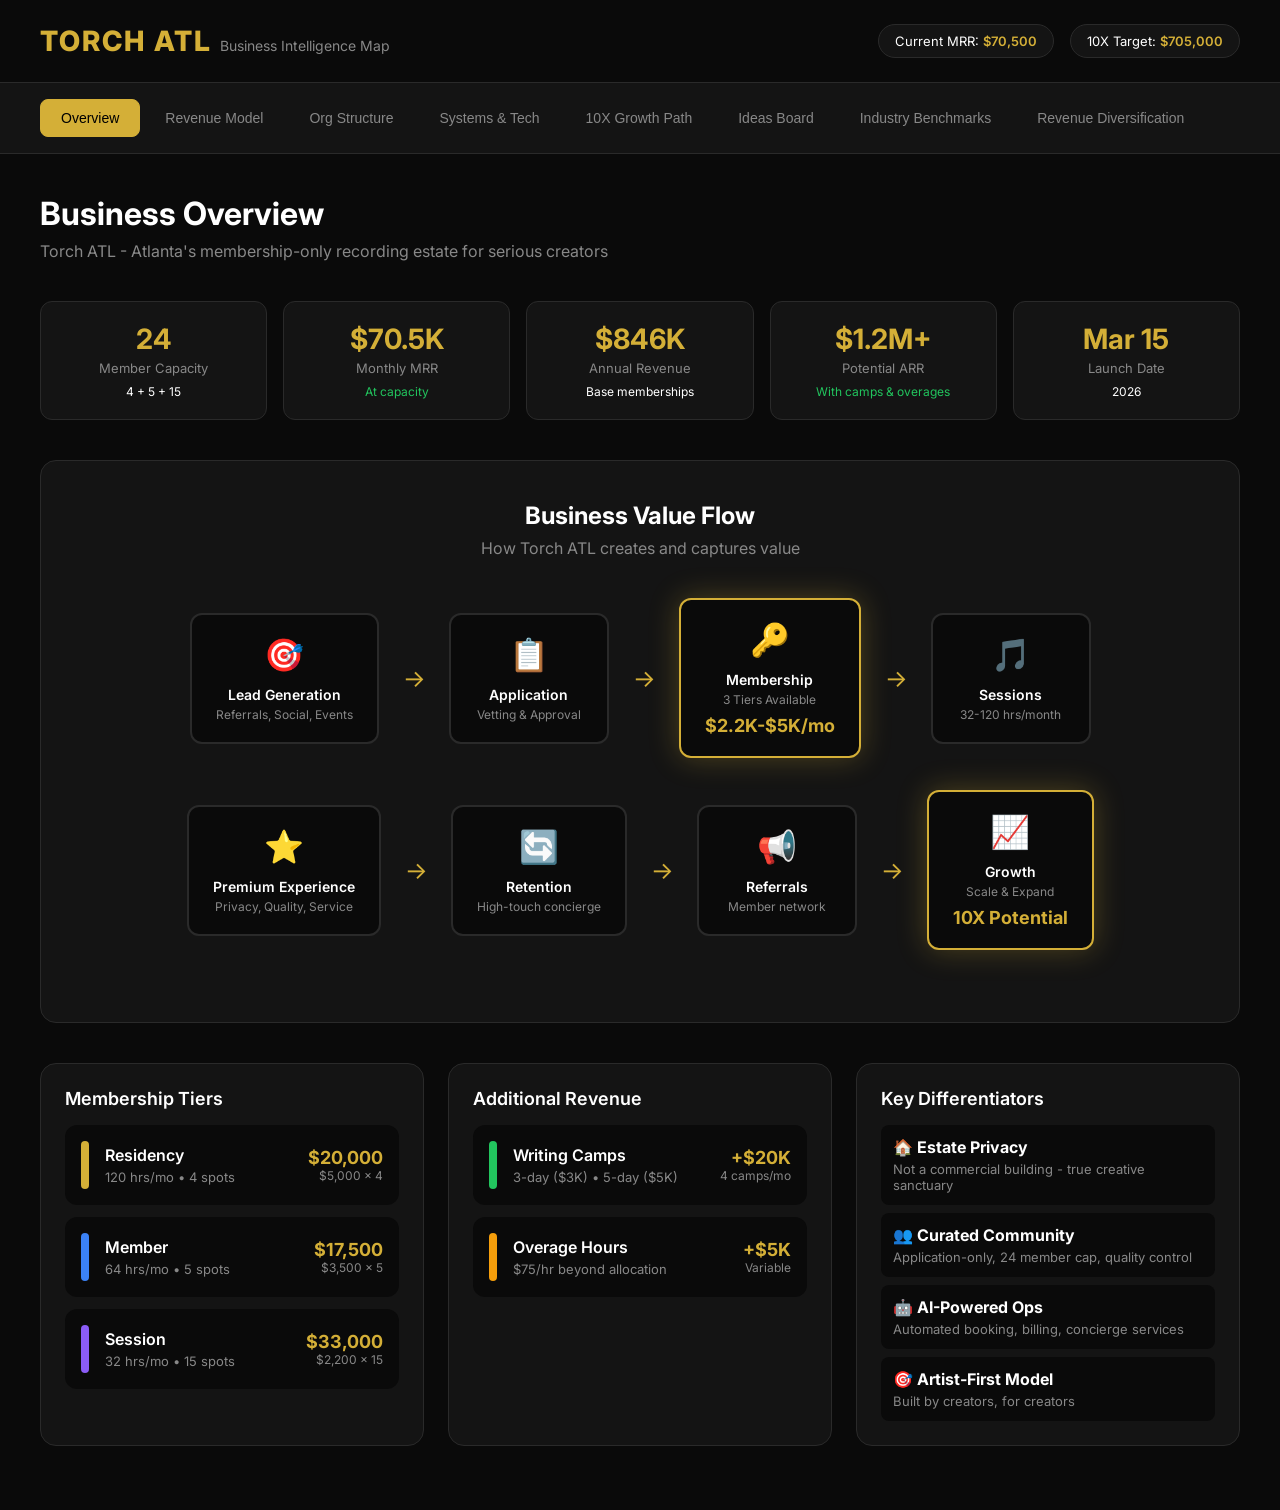
<file: business-map.html>
<!DOCTYPE html>
<html lang="en">
<head>
    <meta charset="UTF-8">
    <meta name="viewport" content="width=device-width, initial-scale=1.0">
    <title>TORCH ATL - Business Map & 10X Growth Strategy</title>
    <link href="https://fonts.googleapis.com/css2?family=Inter:wght@300;400;500;600;700;800&display=swap" rel="stylesheet">
    <style>
        :root {
            --bg: #0a0a0a;
            --bg-card: #141414;
            --bg-hover: #1a1a1a;
            --border: #2a2a2a;
            --gold: #D4AF37;
            --gold-dim: rgba(212, 175, 55, 0.2);
            --text: #ffffff;
            --text-dim: #888;
            --success: #22c55e;
            --warning: #f59e0b;
            --danger: #ef4444;
            --blue: #3b82f6;
            --purple: #8b5cf6;
        }

        * {
            margin: 0;
            padding: 0;
            box-sizing: border-box;
        }

        body {
            font-family: 'Inter', sans-serif;
            background: var(--bg);
            color: var(--text);
            min-height: 100vh;
            overflow-x: hidden;
        }

        /* Header */
        .header {
            padding: 24px 40px;
            border-bottom: 1px solid var(--border);
            display: flex;
            justify-content: space-between;
            align-items: center;
            position: sticky;
            top: 0;
            background: var(--bg);
            z-index: 100;
        }

        .logo {
            display: flex;
            align-items: baseline;
            gap: 8px;
        }

        .logo h1 {
            font-size: 28px;
            font-weight: 800;
            color: var(--gold);
            letter-spacing: 2px;
        }

        .logo span {
            font-size: 14px;
            color: var(--text-dim);
        }

        .header-right {
            display: flex;
            gap: 16px;
            align-items: center;
        }

        .metric-pill {
            background: var(--bg-card);
            border: 1px solid var(--border);
            padding: 8px 16px;
            border-radius: 20px;
            font-size: 13px;
        }

        .metric-pill .value {
            color: var(--gold);
            font-weight: 600;
        }

        /* Navigation Tabs */
        .nav-tabs {
            display: flex;
            gap: 4px;
            padding: 16px 40px;
            background: var(--bg-card);
            border-bottom: 1px solid var(--border);
            overflow-x: auto;
        }

        .nav-tab {
            padding: 10px 20px;
            background: transparent;
            border: 1px solid transparent;
            border-radius: 8px;
            color: var(--text-dim);
            font-size: 14px;
            font-weight: 500;
            cursor: pointer;
            transition: all 0.2s;
            white-space: nowrap;
        }

        .nav-tab:hover {
            background: var(--bg-hover);
            color: var(--text);
        }

        .nav-tab.active {
            background: var(--gold);
            color: #000;
            border-color: var(--gold);
        }

        /* Main Content */
        .main {
            padding: 40px;
            max-width: 1600px;
            margin: 0 auto;
        }

        .section {
            display: none;
        }

        .section.active {
            display: block;
        }

        .section-title {
            font-size: 32px;
            font-weight: 700;
            margin-bottom: 8px;
        }

        .section-subtitle {
            color: var(--text-dim);
            font-size: 16px;
            margin-bottom: 40px;
        }

        /* Cards */
        .card {
            background: var(--bg-card);
            border: 1px solid var(--border);
            border-radius: 16px;
            padding: 24px;
            margin-bottom: 24px;
        }

        .card-header {
            display: flex;
            justify-content: space-between;
            align-items: center;
            margin-bottom: 20px;
        }

        .card h3 {
            font-size: 18px;
            font-weight: 600;
        }

        .card-badge {
            font-size: 12px;
            padding: 4px 12px;
            border-radius: 20px;
            font-weight: 500;
        }

        .badge-gold {
            background: var(--gold-dim);
            color: var(--gold);
        }

        .badge-success {
            background: rgba(34, 197, 94, 0.2);
            color: var(--success);
        }

        .badge-blue {
            background: rgba(59, 130, 246, 0.2);
            color: var(--blue);
        }

        /* Grid Layouts */
        .grid-2 {
            display: grid;
            grid-template-columns: repeat(2, 1fr);
            gap: 24px;
        }

        .grid-3 {
            display: grid;
            grid-template-columns: repeat(3, 1fr);
            gap: 24px;
        }

        .grid-4 {
            display: grid;
            grid-template-columns: repeat(4, 1fr);
            gap: 24px;
        }

        /* Revenue Flow Diagram */
        .flow-container {
            background: var(--bg-card);
            border: 1px solid var(--border);
            border-radius: 16px;
            padding: 40px;
            margin-bottom: 40px;
            position: relative;
            overflow: hidden;
        }

        .flow-title {
            text-align: center;
            margin-bottom: 40px;
        }

        .flow-title h2 {
            font-size: 24px;
            font-weight: 700;
            margin-bottom: 8px;
        }

        .flow-row {
            display: flex;
            justify-content: center;
            align-items: center;
            gap: 24px;
            margin-bottom: 32px;
            flex-wrap: wrap;
        }

        .flow-node {
            background: var(--bg);
            border: 2px solid var(--border);
            border-radius: 12px;
            padding: 20px 24px;
            text-align: center;
            min-width: 160px;
            transition: all 0.3s;
            cursor: pointer;
        }

        .flow-node:hover {
            border-color: var(--gold);
            transform: translateY(-4px);
        }

        .flow-node.highlight {
            border-color: var(--gold);
            box-shadow: 0 0 30px rgba(212, 175, 55, 0.3);
        }

        .flow-node .icon {
            font-size: 32px;
            margin-bottom: 12px;
        }

        .flow-node .label {
            font-size: 14px;
            font-weight: 600;
            margin-bottom: 4px;
        }

        .flow-node .value {
            font-size: 12px;
            color: var(--text-dim);
        }

        .flow-node .amount {
            font-size: 18px;
            font-weight: 700;
            color: var(--gold);
            margin-top: 8px;
        }

        .flow-arrow {
            font-size: 24px;
            color: var(--gold);
        }

        .flow-arrow.down {
            transform: rotate(90deg);
        }

        /* Revenue Breakdown */
        .revenue-tier {
            display: flex;
            align-items: center;
            padding: 16px;
            background: var(--bg);
            border-radius: 12px;
            margin-bottom: 12px;
        }

        .tier-color {
            width: 8px;
            height: 48px;
            border-radius: 4px;
            margin-right: 16px;
        }

        .tier-residency { background: var(--gold); }
        .tier-member { background: var(--blue); }
        .tier-session { background: var(--purple); }
        .tier-camps { background: var(--success); }
        .tier-expansion { background: var(--warning); }

        .tier-info {
            flex: 1;
        }

        .tier-name {
            font-weight: 600;
            margin-bottom: 4px;
        }

        .tier-details {
            font-size: 13px;
            color: var(--text-dim);
        }

        .tier-revenue {
            text-align: right;
        }

        .tier-revenue .current {
            font-size: 18px;
            font-weight: 700;
            color: var(--gold);
        }

        .tier-revenue .target {
            font-size: 12px;
            color: var(--text-dim);
        }

        /* Org Chart */
        .org-chart {
            display: flex;
            flex-direction: column;
            align-items: center;
            gap: 32px;
        }

        .org-level {
            display: flex;
            justify-content: center;
            gap: 24px;
            flex-wrap: wrap;
        }

        .org-node {
            background: var(--bg);
            border: 2px solid var(--border);
            border-radius: 16px;
            padding: 24px;
            text-align: center;
            min-width: 200px;
            transition: all 0.3s;
        }

        .org-node:hover {
            border-color: var(--gold);
        }

        .org-node.ceo {
            border-color: var(--gold);
            min-width: 280px;
        }

        .org-node.ai {
            border-style: dashed;
            border-color: var(--purple);
        }

        .org-node.hire {
            border-style: dashed;
            opacity: 0.7;
        }

        .org-avatar {
            width: 56px;
            height: 56px;
            border-radius: 50%;
            background: var(--gold-dim);
            display: flex;
            align-items: center;
            justify-content: center;
            font-size: 24px;
            margin: 0 auto 12px;
        }

        .org-node.ai .org-avatar {
            background: rgba(139, 92, 246, 0.2);
        }

        .org-node.hire .org-avatar {
            background: var(--border);
        }

        .org-name {
            font-weight: 600;
            margin-bottom: 4px;
        }

        .org-role {
            font-size: 13px;
            color: var(--text-dim);
            margin-bottom: 8px;
        }

        .org-tag {
            display: inline-block;
            font-size: 11px;
            padding: 4px 10px;
            border-radius: 12px;
            font-weight: 500;
        }

        .tag-human {
            background: rgba(34, 197, 94, 0.2);
            color: var(--success);
        }

        .tag-ai {
            background: rgba(139, 92, 246, 0.2);
            color: var(--purple);
        }

        .tag-hire {
            background: rgba(245, 158, 11, 0.2);
            color: var(--warning);
        }

        .org-connector {
            width: 2px;
            height: 32px;
            background: var(--border);
        }

        .org-connector-h {
            height: 2px;
            background: var(--border);
            flex: 1;
            max-width: 100px;
        }

        /* Systems Grid */
        .system-card {
            background: var(--bg);
            border: 1px solid var(--border);
            border-radius: 12px;
            padding: 20px;
            transition: all 0.3s;
        }

        .system-card:hover {
            border-color: var(--gold);
        }

        .system-icon {
            width: 48px;
            height: 48px;
            border-radius: 12px;
            background: var(--gold-dim);
            display: flex;
            align-items: center;
            justify-content: center;
            font-size: 24px;
            margin-bottom: 16px;
        }

        .system-name {
            font-weight: 600;
            margin-bottom: 4px;
        }

        .system-desc {
            font-size: 13px;
            color: var(--text-dim);
            margin-bottom: 12px;
        }

        .system-status {
            display: flex;
            align-items: center;
            gap: 6px;
            font-size: 12px;
        }

        .status-dot {
            width: 8px;
            height: 8px;
            border-radius: 50%;
        }

        .status-active { background: var(--success); }
        .status-pending { background: var(--warning); }
        .status-planned { background: var(--text-dim); }

        /* Growth Path */
        .growth-timeline {
            position: relative;
            padding-left: 40px;
        }

        .growth-timeline::before {
            content: '';
            position: absolute;
            left: 15px;
            top: 0;
            bottom: 0;
            width: 2px;
            background: linear-gradient(to bottom, var(--gold), var(--purple));
        }

        .growth-phase {
            position: relative;
            margin-bottom: 40px;
        }

        .phase-marker {
            position: absolute;
            left: -40px;
            width: 32px;
            height: 32px;
            border-radius: 50%;
            background: var(--bg-card);
            border: 2px solid var(--gold);
            display: flex;
            align-items: center;
            justify-content: center;
            font-weight: 700;
            font-size: 14px;
        }

        .phase-content {
            background: var(--bg-card);
            border: 1px solid var(--border);
            border-radius: 16px;
            padding: 24px;
        }

        .phase-header {
            display: flex;
            justify-content: space-between;
            align-items: center;
            margin-bottom: 16px;
        }

        .phase-title {
            font-size: 18px;
            font-weight: 600;
        }

        .phase-revenue {
            font-size: 20px;
            font-weight: 700;
            color: var(--gold);
        }

        .phase-items {
            display: flex;
            flex-wrap: wrap;
            gap: 8px;
        }

        .phase-item {
            font-size: 13px;
            padding: 6px 12px;
            background: var(--bg);
            border-radius: 6px;
            color: var(--text-dim);
        }

        /* KPI Dashboard */
        .kpi-grid {
            display: grid;
            grid-template-columns: repeat(5, 1fr);
            gap: 16px;
            margin-bottom: 40px;
        }

        .kpi-card {
            background: var(--bg-card);
            border: 1px solid var(--border);
            border-radius: 12px;
            padding: 20px;
            text-align: center;
        }

        .kpi-card:hover {
            border-color: var(--gold);
        }

        .kpi-value {
            font-size: 28px;
            font-weight: 700;
            color: var(--gold);
            margin-bottom: 4px;
        }

        .kpi-label {
            font-size: 13px;
            color: var(--text-dim);
        }

        .kpi-change {
            font-size: 12px;
            margin-top: 8px;
        }

        .kpi-change.up { color: var(--success); }
        .kpi-change.down { color: var(--danger); }

        /* Ideas Board */
        .ideas-grid {
            display: grid;
            grid-template-columns: repeat(3, 1fr);
            gap: 24px;
        }

        .idea-column {
            background: var(--bg-card);
            border: 1px solid var(--border);
            border-radius: 16px;
            padding: 20px;
        }

        .idea-column-header {
            display: flex;
            align-items: center;
            gap: 8px;
            margin-bottom: 16px;
            padding-bottom: 16px;
            border-bottom: 1px solid var(--border);
        }

        .idea-column-header .dot {
            width: 12px;
            height: 12px;
            border-radius: 50%;
        }

        .idea-column-header h4 {
            font-size: 14px;
            font-weight: 600;
        }

        .idea-card {
            background: var(--bg);
            border: 1px solid var(--border);
            border-radius: 8px;
            padding: 16px;
            margin-bottom: 12px;
            cursor: pointer;
            transition: all 0.2s;
        }

        .idea-card:hover {
            border-color: var(--gold);
        }

        .idea-card h5 {
            font-size: 14px;
            font-weight: 500;
            margin-bottom: 8px;
        }

        .idea-card p {
            font-size: 12px;
            color: var(--text-dim);
            margin-bottom: 12px;
        }

        .idea-tags {
            display: flex;
            gap: 6px;
            flex-wrap: wrap;
        }

        .idea-tag {
            font-size: 10px;
            padding: 3px 8px;
            border-radius: 4px;
            background: var(--border);
            color: var(--text-dim);
        }

        .idea-tag.revenue { background: rgba(212, 175, 55, 0.2); color: var(--gold); }
        .idea-tag.system { background: rgba(59, 130, 246, 0.2); color: var(--blue); }
        .idea-tag.brand { background: rgba(139, 92, 246, 0.2); color: var(--purple); }

        /* Print Styles */
        @media print {
            body { background: white; color: black; }
            .nav-tabs { display: none; }
            .section { display: block !important; page-break-after: always; }
        }

        /* Responsive */
        @media (max-width: 1200px) {
            .grid-4 { grid-template-columns: repeat(2, 1fr); }
            .kpi-grid { grid-template-columns: repeat(3, 1fr); }
            .ideas-grid { grid-template-columns: repeat(2, 1fr); }
        }

        @media (max-width: 768px) {
            .main { padding: 20px; }
            .grid-2, .grid-3, .grid-4 { grid-template-columns: 1fr; }
            .kpi-grid { grid-template-columns: repeat(2, 1fr); }
            .ideas-grid { grid-template-columns: 1fr; }
            .flow-row { flex-direction: column; }
            .org-level { flex-direction: column; align-items: center; }
        }
    </style>
</head>
<body>
    <!-- Header -->
    <header class="header">
        <div class="logo">
            <h1>TORCH ATL</h1>
            <span>Business Intelligence Map</span>
        </div>
        <div class="header-right">
            <div class="metric-pill">Current MRR: <span class="value">$70,500</span></div>
            <div class="metric-pill">10X Target: <span class="value">$705,000</span></div>
        </div>
    </header>

    <!-- Navigation -->
    <nav class="nav-tabs">
        <button class="nav-tab active" onclick="showSection('overview')">Overview</button>
        <button class="nav-tab" onclick="showSection('revenue')">Revenue Model</button>
        <button class="nav-tab" onclick="showSection('org')">Org Structure</button>
        <button class="nav-tab" onclick="showSection('systems')">Systems & Tech</button>
        <button class="nav-tab" onclick="showSection('growth')">10X Growth Path</button>
        <button class="nav-tab" onclick="showSection('ideas')">Ideas Board</button>
        <button class="nav-tab" onclick="showSection('benchmarks')">Industry Benchmarks</button>
        <button class="nav-tab" onclick="showSection('diversify')">Revenue Diversification</button>
    </nav>

    <main class="main">
        <!-- OVERVIEW SECTION -->
        <section id="overview" class="section active">
            <h1 class="section-title">Business Overview</h1>
            <p class="section-subtitle">Torch ATL - Atlanta's membership-only recording estate for serious creators</p>

            <!-- KPIs -->
            <div class="kpi-grid">
                <div class="kpi-card">
                    <div class="kpi-value">24</div>
                    <div class="kpi-label">Member Capacity</div>
                    <div class="kpi-change">4 + 5 + 15</div>
                </div>
                <div class="kpi-card">
                    <div class="kpi-value">$70.5K</div>
                    <div class="kpi-label">Monthly MRR</div>
                    <div class="kpi-change up">At capacity</div>
                </div>
                <div class="kpi-card">
                    <div class="kpi-value">$846K</div>
                    <div class="kpi-label">Annual Revenue</div>
                    <div class="kpi-change">Base memberships</div>
                </div>
                <div class="kpi-card">
                    <div class="kpi-value">$1.2M+</div>
                    <div class="kpi-label">Potential ARR</div>
                    <div class="kpi-change up">With camps & overages</div>
                </div>
                <div class="kpi-card">
                    <div class="kpi-value">Mar 15</div>
                    <div class="kpi-label">Launch Date</div>
                    <div class="kpi-change">2026</div>
                </div>
            </div>

            <!-- Business Flow -->
            <div class="flow-container">
                <div class="flow-title">
                    <h2>Business Value Flow</h2>
                    <p style="color: var(--text-dim);">How Torch ATL creates and captures value</p>
                </div>

                <div class="flow-row">
                    <div class="flow-node">
                        <div class="icon">🎯</div>
                        <div class="label">Lead Generation</div>
                        <div class="value">Referrals, Social, Events</div>
                    </div>
                    <span class="flow-arrow">→</span>
                    <div class="flow-node">
                        <div class="icon">📋</div>
                        <div class="label">Application</div>
                        <div class="value">Vetting & Approval</div>
                    </div>
                    <span class="flow-arrow">→</span>
                    <div class="flow-node highlight">
                        <div class="icon">🔑</div>
                        <div class="label">Membership</div>
                        <div class="value">3 Tiers Available</div>
                        <div class="amount">$2.2K-$5K/mo</div>
                    </div>
                    <span class="flow-arrow">→</span>
                    <div class="flow-node">
                        <div class="icon">🎵</div>
                        <div class="label">Sessions</div>
                        <div class="value">32-120 hrs/month</div>
                    </div>
                </div>

                <div class="flow-row">
                    <div class="flow-node">
                        <div class="icon">⭐</div>
                        <div class="label">Premium Experience</div>
                        <div class="value">Privacy, Quality, Service</div>
                    </div>
                    <span class="flow-arrow">→</span>
                    <div class="flow-node">
                        <div class="icon">🔄</div>
                        <div class="label">Retention</div>
                        <div class="value">High-touch concierge</div>
                    </div>
                    <span class="flow-arrow">→</span>
                    <div class="flow-node">
                        <div class="icon">📢</div>
                        <div class="label">Referrals</div>
                        <div class="value">Member network</div>
                    </div>
                    <span class="flow-arrow">→</span>
                    <div class="flow-node highlight">
                        <div class="icon">📈</div>
                        <div class="label">Growth</div>
                        <div class="value">Scale & Expand</div>
                        <div class="amount">10X Potential</div>
                    </div>
                </div>
            </div>

            <!-- Quick Stats -->
            <div class="grid-3">
                <div class="card">
                    <h3>Membership Tiers</h3>
                    <div style="margin-top: 16px;">
                        <div class="revenue-tier">
                            <div class="tier-color tier-residency"></div>
                            <div class="tier-info">
                                <div class="tier-name">Residency</div>
                                <div class="tier-details">120 hrs/mo • 4 spots</div>
                            </div>
                            <div class="tier-revenue">
                                <div class="current">$20,000</div>
                                <div class="target">$5,000 × 4</div>
                            </div>
                        </div>
                        <div class="revenue-tier">
                            <div class="tier-color tier-member"></div>
                            <div class="tier-info">
                                <div class="tier-name">Member</div>
                                <div class="tier-details">64 hrs/mo • 5 spots</div>
                            </div>
                            <div class="tier-revenue">
                                <div class="current">$17,500</div>
                                <div class="target">$3,500 × 5</div>
                            </div>
                        </div>
                        <div class="revenue-tier">
                            <div class="tier-color tier-session"></div>
                            <div class="tier-info">
                                <div class="tier-name">Session</div>
                                <div class="tier-details">32 hrs/mo • 15 spots</div>
                            </div>
                            <div class="tier-revenue">
                                <div class="current">$33,000</div>
                                <div class="target">$2,200 × 15</div>
                            </div>
                        </div>
                    </div>
                </div>

                <div class="card">
                    <h3>Additional Revenue</h3>
                    <div style="margin-top: 16px;">
                        <div class="revenue-tier">
                            <div class="tier-color tier-camps"></div>
                            <div class="tier-info">
                                <div class="tier-name">Writing Camps</div>
                                <div class="tier-details">3-day ($3K) • 5-day ($5K)</div>
                            </div>
                            <div class="tier-revenue">
                                <div class="current">+$20K</div>
                                <div class="target">4 camps/mo</div>
                            </div>
                        </div>
                        <div class="revenue-tier">
                            <div class="tier-color tier-expansion"></div>
                            <div class="tier-info">
                                <div class="tier-name">Overage Hours</div>
                                <div class="tier-details">$75/hr beyond allocation</div>
                            </div>
                            <div class="tier-revenue">
                                <div class="current">+$5K</div>
                                <div class="target">Variable</div>
                            </div>
                        </div>
                    </div>
                </div>

                <div class="card">
                    <h3>Key Differentiators</h3>
                    <div style="margin-top: 16px;">
                        <div style="padding: 12px; background: var(--bg); border-radius: 8px; margin-bottom: 8px;">
                            <strong>🏠 Estate Privacy</strong>
                            <p style="font-size: 13px; color: var(--text-dim); margin-top: 4px;">Not a commercial building - true creative sanctuary</p>
                        </div>
                        <div style="padding: 12px; background: var(--bg); border-radius: 8px; margin-bottom: 8px;">
                            <strong>👥 Curated Community</strong>
                            <p style="font-size: 13px; color: var(--text-dim); margin-top: 4px;">Application-only, 24 member cap, quality control</p>
                        </div>
                        <div style="padding: 12px; background: var(--bg); border-radius: 8px; margin-bottom: 8px;">
                            <strong>🤖 AI-Powered Ops</strong>
                            <p style="font-size: 13px; color: var(--text-dim); margin-top: 4px;">Automated booking, billing, concierge services</p>
                        </div>
                        <div style="padding: 12px; background: var(--bg); border-radius: 8px;">
                            <strong>🎯 Artist-First Model</strong>
                            <p style="font-size: 13px; color: var(--text-dim); margin-top: 4px;">Built by creators, for creators</p>
                        </div>
                    </div>
                </div>
            </div>
        </section>

        <!-- REVENUE MODEL SECTION -->
        <section id="revenue" class="section">
            <h1 class="section-title">Revenue Model</h1>
            <p class="section-subtitle">Multi-stream revenue architecture for sustainable growth</p>

            <div class="grid-2">
                <div class="card">
                    <div class="card-header">
                        <h3>Recurring Revenue (MRR)</h3>
                        <span class="card-badge badge-gold">$70,500/mo</span>
                    </div>

                    <div class="revenue-tier">
                        <div class="tier-color tier-residency"></div>
                        <div class="tier-info">
                            <div class="tier-name">Residency Tier</div>
                            <div class="tier-details">$5,000/mo (Founding: $4,250) • 120 hrs • Cap: 4</div>
                        </div>
                        <div class="tier-revenue">
                            <div class="current">$20,000</div>
                            <div class="target">28% of MRR</div>
                        </div>
                    </div>

                    <div class="revenue-tier">
                        <div class="tier-color tier-member"></div>
                        <div class="tier-info">
                            <div class="tier-name">Member Tier</div>
                            <div class="tier-details">$3,500/mo (Founding: $2,975) • 64 hrs • Cap: 5</div>
                        </div>
                        <div class="tier-revenue">
                            <div class="current">$17,500</div>
                            <div class="target">25% of MRR</div>
                        </div>
                    </div>

                    <div class="revenue-tier">
                        <div class="tier-color tier-session"></div>
                        <div class="tier-info">
                            <div class="tier-name">Session Tier</div>
                            <div class="tier-details">$2,200/mo (Founding: $1,870) • 32 hrs • Cap: 15</div>
                        </div>
                        <div class="tier-revenue">
                            <div class="current">$33,000</div>
                            <div class="target">47% of MRR</div>
                        </div>
                    </div>

                    <div style="margin-top: 24px; padding: 16px; background: var(--gold-dim); border-radius: 12px;">
                        <div style="display: flex; justify-content: space-between; align-items: center;">
                            <div>
                                <strong>Total Monthly MRR</strong>
                                <p style="font-size: 13px; color: var(--text-dim);">At full capacity (24 members)</p>
                            </div>
                            <div style="text-align: right;">
                                <div style="font-size: 28px; font-weight: 700; color: var(--gold);">$70,500</div>
                                <div style="font-size: 13px; color: var(--text-dim);">$846,000/year</div>
                            </div>
                        </div>
                    </div>
                </div>

                <div class="card">
                    <div class="card-header">
                        <h3>Variable Revenue</h3>
                        <span class="card-badge badge-success">+$25K-50K/mo</span>
                    </div>

                    <div class="revenue-tier">
                        <div class="tier-color tier-camps"></div>
                        <div class="tier-info">
                            <div class="tier-name">3-Day Writing Camps</div>
                            <div class="tier-details">$3,000 per camp • Exclusive facility access</div>
                        </div>
                        <div class="tier-revenue">
                            <div class="current">$12,000</div>
                            <div class="target">4 camps/mo</div>
                        </div>
                    </div>

                    <div class="revenue-tier">
                        <div class="tier-color tier-camps"></div>
                        <div class="tier-info">
                            <div class="tier-name">5-Day Writing Camps</div>
                            <div class="tier-details">$5,000 per camp • Full week lockout</div>
                        </div>
                        <div class="tier-revenue">
                            <div class="current">$10,000</div>
                            <div class="target">2 camps/mo</div>
                        </div>
                    </div>

                    <div class="revenue-tier">
                        <div class="tier-color tier-expansion"></div>
                        <div class="tier-info">
                            <div class="tier-name">Overage Hours</div>
                            <div class="tier-details">$75/hr beyond monthly allocation</div>
                        </div>
                        <div class="tier-revenue">
                            <div class="current">$5,000</div>
                            <div class="target">~67 hrs</div>
                        </div>
                    </div>

                    <div class="revenue-tier">
                        <div class="tier-color tier-expansion"></div>
                        <div class="tier-info">
                            <div class="tier-name">Guest Engineer Services</div>
                            <div class="tier-details">$100/hr with staff engineer</div>
                        </div>
                        <div class="tier-revenue">
                            <div class="current">$3,000</div>
                            <div class="target">30 hrs/mo</div>
                        </div>
                    </div>

                    <div style="margin-top: 24px; padding: 16px; background: rgba(34, 197, 94, 0.15); border-radius: 12px;">
                        <div style="display: flex; justify-content: space-between; align-items: center;">
                            <div>
                                <strong>Total Variable Revenue</strong>
                                <p style="font-size: 13px; color: var(--text-dim);">Estimated monthly addition</p>
                            </div>
                            <div style="text-align: right;">
                                <div style="font-size: 28px; font-weight: 700; color: var(--success);">+$30,000</div>
                                <div style="font-size: 13px; color: var(--text-dim);">$360,000/year</div>
                            </div>
                        </div>
                    </div>
                </div>
            </div>

            <div class="card">
                <div class="card-header">
                    <h3>Revenue Projection Summary</h3>
                </div>
                <div class="grid-4">
                    <div style="padding: 20px; background: var(--bg); border-radius: 12px; text-align: center;">
                        <div style="font-size: 14px; color: var(--text-dim); margin-bottom: 8px;">Base MRR</div>
                        <div style="font-size: 24px; font-weight: 700; color: var(--gold);">$70,500</div>
                    </div>
                    <div style="padding: 20px; background: var(--bg); border-radius: 12px; text-align: center;">
                        <div style="font-size: 14px; color: var(--text-dim); margin-bottom: 8px;">+ Variable</div>
                        <div style="font-size: 24px; font-weight: 700; color: var(--success);">$30,000</div>
                    </div>
                    <div style="padding: 20px; background: var(--bg); border-radius: 12px; text-align: center;">
                        <div style="font-size: 14px; color: var(--text-dim); margin-bottom: 8px;">Total Monthly</div>
                        <div style="font-size: 24px; font-weight: 700; color: var(--gold);">$100,500</div>
                    </div>
                    <div style="padding: 20px; background: var(--gold-dim); border-radius: 12px; text-align: center;">
                        <div style="font-size: 14px; color: var(--gold); margin-bottom: 8px;">Annual Revenue</div>
                        <div style="font-size: 24px; font-weight: 700; color: var(--gold);">$1.2M+</div>
                    </div>
                </div>
            </div>
        </section>

        <!-- ORG STRUCTURE SECTION -->
        <section id="org" class="section">
            <h1 class="section-title">Organization Structure</h1>
            <p class="section-subtitle">Hybrid human + AI team for autonomous operations</p>

            <div class="card">
                <div class="org-chart">
                    <!-- CEO Level -->
                    <div class="org-level">
                        <div class="org-node ceo">
                            <div class="org-avatar">👑</div>
                            <div class="org-name">Joi Coleman</div>
                            <div class="org-role">CEO & Founder</div>
                            <span class="org-tag tag-human">Owner</span>
                        </div>
                    </div>

                    <div class="org-connector"></div>

                    <!-- Management Level -->
                    <div class="org-level">
                        <div class="org-node hire">
                            <div class="org-avatar">🏠</div>
                            <div class="org-name">TBD</div>
                            <div class="org-role">Concierge / House Manager</div>
                            <span class="org-tag tag-hire">To Hire</span>
                        </div>
                        <div class="org-node ai">
                            <div class="org-avatar">🤖</div>
                            <div class="org-name">CARBON[6]</div>
                            <div class="org-role">AI Operations Director</div>
                            <span class="org-tag tag-ai">AI Agent</span>
                        </div>
                    </div>

                    <div class="org-connector"></div>

                    <!-- Operations Level -->
                    <div class="org-level">
                        <div class="org-node ai">
                            <div class="org-avatar">💬</div>
                            <div class="org-name">Torch Concierge</div>
                            <div class="org-role">Inquiries & FAQ</div>
                            <span class="org-tag tag-ai">AI Agent</span>
                        </div>
                        <div class="org-node ai">
                            <div class="org-avatar">📅</div>
                            <div class="org-name">Booking Manager</div>
                            <div class="org-role">Calendar & Scheduling</div>
                            <span class="org-tag tag-ai">AI Agent</span>
                        </div>
                        <div class="org-node ai">
                            <div class="org-avatar">💰</div>
                            <div class="org-name">Billing Coordinator</div>
                            <div class="org-role">Payments & Invoicing</div>
                            <span class="org-tag tag-ai">AI Agent</span>
                        </div>
                        <div class="org-node ai">
                            <div class="org-avatar">📧</div>
                            <div class="org-name">Comms Manager</div>
                            <div class="org-role">Email & SMS</div>
                            <span class="org-tag tag-ai">AI Agent</span>
                        </div>
                    </div>
                </div>
            </div>

            <div class="grid-2">
                <div class="card">
                    <h3>Human Roles Needed</h3>
                    <div style="margin-top: 16px;">
                        <div style="padding: 16px; background: var(--bg); border-radius: 8px; margin-bottom: 12px;">
                            <div style="display: flex; justify-content: space-between; align-items: center;">
                                <div>
                                    <strong>Concierge / House Manager</strong>
                                    <p style="font-size: 13px; color: var(--text-dim); margin-top: 4px;">On-site presence, member relations, facility management</p>
                                </div>
                                <span class="org-tag tag-hire">Priority Hire</span>
                            </div>
                        </div>
                        <div style="padding: 16px; background: var(--bg); border-radius: 8px; margin-bottom: 12px;">
                            <div style="display: flex; justify-content: space-between; align-items: center;">
                                <div>
                                    <strong>Staff Engineer (Part-time)</strong>
                                    <p style="font-size: 13px; color: var(--text-dim); margin-top: 4px;">Available for member sessions, adds revenue stream</p>
                                </div>
                                <span class="org-tag tag-hire">Phase 2</span>
                            </div>
                        </div>
                        <div style="padding: 16px; background: var(--bg); border-radius: 8px;">
                            <div style="display: flex; justify-content: space-between; align-items: center;">
                                <div>
                                    <strong>Cleaning / Maintenance</strong>
                                    <p style="font-size: 13px; color: var(--text-dim); margin-top: 4px;">Contract service, weekly deep clean</p>
                                </div>
                                <span class="org-tag" style="background: rgba(34, 197, 94, 0.2); color: var(--success);">Contract</span>
                            </div>
                        </div>
                    </div>
                </div>

                <div class="card">
                    <h3>AI Agent Responsibilities</h3>
                    <div style="margin-top: 16px;">
                        <div style="padding: 16px; background: var(--bg); border-radius: 8px; margin-bottom: 12px;">
                            <strong>🤖 Torch Concierge AI</strong>
                            <ul style="font-size: 13px; color: var(--text-dim); margin-top: 8px; padding-left: 20px;">
                                <li>Answer member inquiries 24/7</li>
                                <li>Handle booking requests</li>
                                <li>FAQ and policy questions</li>
                                <li>New member onboarding support</li>
                            </ul>
                        </div>
                        <div style="padding: 16px; background: var(--bg); border-radius: 8px; margin-bottom: 12px;">
                            <strong>📅 Booking Manager AI</strong>
                            <ul style="font-size: 13px; color: var(--text-dim); margin-top: 8px; padding-left: 20px;">
                                <li>Calendar management</li>
                                <li>Conflict detection</li>
                                <li>Hour tracking and alerts</li>
                                <li>Session reminders</li>
                            </ul>
                        </div>
                        <div style="padding: 16px; background: var(--bg); border-radius: 8px;">
                            <strong>💰 Billing Coordinator AI</strong>
                            <ul style="font-size: 13px; color: var(--text-dim); margin-top: 8px; padding-left: 20px;">
                                <li>Monthly billing automation</li>
                                <li>Payment failure handling</li>
                                <li>Overage calculations</li>
                                <li>Invoice generation</li>
                            </ul>
                        </div>
                    </div>
                </div>
            </div>
        </section>

        <!-- SYSTEMS SECTION -->
        <section id="systems" class="section">
            <h1 class="section-title">Systems & Technology</h1>
            <p class="section-subtitle">Tech stack powering autonomous operations</p>

            <div class="grid-4">
                <div class="system-card">
                    <div class="system-icon">💳</div>
                    <div class="system-name">Square Payments</div>
                    <div class="system-desc">Subscriptions, one-time payments, invoicing</div>
                    <div class="system-status">
                        <span class="status-dot status-active"></span>
                        <span>Configured</span>
                    </div>
                </div>

                <div class="system-card">
                    <div class="system-icon">👥</div>
                    <div class="system-name">Operations Suite</div>
                    <div class="system-desc">Member CRM, bookings, communications</div>
                    <div class="system-status">
                        <span class="status-dot status-active"></span>
                        <span>Live</span>
                    </div>
                </div>

                <div class="system-card">
                    <div class="system-icon">⚡</div>
                    <div class="system-name">n8n Workflows</div>
                    <div class="system-desc">Business automation and integrations</div>
                    <div class="system-status">
                        <span class="status-dot status-active"></span>
                        <span>5 Workflows</span>
                    </div>
                </div>

                <div class="system-card">
                    <div class="system-icon">☁️</div>
                    <div class="system-name">iCloud Sync</div>
                    <div class="system-desc">Cross-device data synchronization</div>
                    <div class="system-status">
                        <span class="status-dot status-active"></span>
                        <span>Syncing</span>
                    </div>
                </div>

                <div class="system-card">
                    <div class="system-icon">📅</div>
                    <div class="system-name">Cal.com</div>
                    <div class="system-desc">Public booking calendar for members</div>
                    <div class="system-status">
                        <span class="status-dot status-pending"></span>
                        <span>To Configure</span>
                    </div>
                </div>

                <div class="system-card">
                    <div class="system-icon">📱</div>
                    <div class="system-name">Twilio SMS</div>
                    <div class="system-desc">Automated text notifications</div>
                    <div class="system-status">
                        <span class="status-dot status-pending"></span>
                        <span>To Configure</span>
                    </div>
                </div>

                <div class="system-card">
                    <div class="system-icon">📧</div>
                    <div class="system-name">Loops / Resend</div>
                    <div class="system-desc">Transactional & marketing email</div>
                    <div class="system-status">
                        <span class="status-dot status-pending"></span>
                        <span>To Configure</span>
                    </div>
                </div>

                <div class="system-card">
                    <div class="system-icon">🔐</div>
                    <div class="system-name">Access Control</div>
                    <div class="system-desc">Smart locks with member codes</div>
                    <div class="system-status">
                        <span class="status-dot status-pending"></span>
                        <span>To Install</span>
                    </div>
                </div>

                <div class="system-card">
                    <div class="system-icon">🤖</div>
                    <div class="system-name">CARBON[6] SDK</div>
                    <div class="system-desc">AI agent framework (17 agents)</div>
                    <div class="system-status">
                        <span class="status-dot status-active"></span>
                        <span>Installed</span>
                    </div>
                </div>

                <div class="system-card">
                    <div class="system-icon">🦙</div>
                    <div class="system-name">Ollama / Local AI</div>
                    <div class="system-desc">Local LLM inference</div>
                    <div class="system-status">
                        <span class="status-dot status-pending"></span>
                        <span>Model Needed</span>
                    </div>
                </div>

                <div class="system-card">
                    <div class="system-icon">📊</div>
                    <div class="system-name">Notion Database</div>
                    <div class="system-desc">Member records and documentation</div>
                    <div class="system-status">
                        <span class="status-dot status-pending"></span>
                        <span>To Build</span>
                    </div>
                </div>

                <div class="system-card">
                    <div class="system-icon">📹</div>
                    <div class="system-name">Security Cameras</div>
                    <div class="system-desc">Property monitoring system</div>
                    <div class="system-status">
                        <span class="status-dot status-planned"></span>
                        <span>Planned</span>
                    </div>
                </div>
            </div>

            <div class="card" style="margin-top: 24px;">
                <h3>Data Flow Architecture</h3>
                <div style="margin-top: 20px; padding: 24px; background: var(--bg); border-radius: 12px;">
                    <div class="flow-row" style="margin-bottom: 0;">
                        <div class="flow-node" style="min-width: 120px;">
                            <div class="label">Member</div>
                            <div class="value">Books Session</div>
                        </div>
                        <span class="flow-arrow">→</span>
                        <div class="flow-node" style="min-width: 120px;">
                            <div class="label">Cal.com</div>
                            <div class="value">Captures</div>
                        </div>
                        <span class="flow-arrow">→</span>
                        <div class="flow-node" style="min-width: 120px;">
                            <div class="label">n8n</div>
                            <div class="value">Processes</div>
                        </div>
                        <span class="flow-arrow">→</span>
                        <div class="flow-node" style="min-width: 120px;">
                            <div class="label">CRM</div>
                            <div class="value">Updates</div>
                        </div>
                        <span class="flow-arrow">→</span>
                        <div class="flow-node" style="min-width: 120px;">
                            <div class="label">SMS/Email</div>
                            <div class="value">Confirms</div>
                        </div>
                        <span class="flow-arrow">→</span>
                        <div class="flow-node" style="min-width: 120px;">
                            <div class="label">Square</div>
                            <div class="value">Tracks Hours</div>
                        </div>
                    </div>
                </div>
            </div>
        </section>

        <!-- 10X GROWTH SECTION -->
        <section id="growth" class="section">
            <h1 class="section-title">10X Growth Path</h1>
            <p class="section-subtitle">From $70K MRR to $700K+ MRR - The scaling roadmap</p>

            <div class="kpi-grid" style="margin-bottom: 40px;">
                <div class="kpi-card">
                    <div class="kpi-value">$70.5K</div>
                    <div class="kpi-label">Current MRR</div>
                    <div class="kpi-change">1 Location</div>
                </div>
                <div class="kpi-card">
                    <div class="kpi-value">$141K</div>
                    <div class="kpi-label">Phase 2 MRR</div>
                    <div class="kpi-change up">2X Growth</div>
                </div>
                <div class="kpi-card">
                    <div class="kpi-value">$282K</div>
                    <div class="kpi-label">Phase 3 MRR</div>
                    <div class="kpi-change up">4X Growth</div>
                </div>
                <div class="kpi-card">
                    <div class="kpi-value">$564K</div>
                    <div class="kpi-label">Phase 4 MRR</div>
                    <div class="kpi-change up">8X Growth</div>
                </div>
                <div class="kpi-card" style="background: var(--gold-dim);">
                    <div class="kpi-value">$705K+</div>
                    <div class="kpi-label">10X Target</div>
                    <div class="kpi-change up">$8.4M ARR</div>
                </div>
            </div>

            <div class="growth-timeline">
                <!-- Phase 1 -->
                <div class="growth-phase">
                    <div class="phase-marker">1</div>
                    <div class="phase-content">
                        <div class="phase-header">
                            <div>
                                <div class="phase-title">Phase 1: Foundation (Now - Mar 2026)</div>
                                <div style="color: var(--text-dim); font-size: 14px;">Launch & Prove the Model</div>
                            </div>
                            <div class="phase-revenue">$70,500/mo</div>
                        </div>
                        <div class="phase-items">
                            <span class="phase-item">✓ Complete facility buildout</span>
                            <span class="phase-item">✓ Operations Suite live</span>
                            <span class="phase-item">✓ Square payments configured</span>
                            <span class="phase-item">Hire Concierge/House Manager</span>
                            <span class="phase-item">Sign founding members (24)</span>
                            <span class="phase-item">Install access control</span>
                            <span class="phase-item">Launch Derrick Milano partnership</span>
                            <span class="phase-item">Host first writing camps</span>
                        </div>
                    </div>
                </div>

                <!-- Phase 2 -->
                <div class="growth-phase">
                    <div class="phase-marker">2</div>
                    <div class="phase-content">
                        <div class="phase-header">
                            <div>
                                <div class="phase-title">Phase 2: Optimize (Apr 2026 - Dec 2026)</div>
                                <div style="color: var(--text-dim); font-size: 14px;">Maximize Single Location + Add Revenue Streams</div>
                            </div>
                            <div class="phase-revenue">$140,000/mo</div>
                        </div>
                        <div class="phase-items">
                            <span class="phase-item">Add staff engineer ($100/hr revenue)</span>
                            <span class="phase-item">Increase camps to 8/month</span>
                            <span class="phase-item">Launch Torch Publishing (sync royalties)</span>
                            <span class="phase-item">Build waitlist (50+ applicants)</span>
                            <span class="phase-item">Create Torch Producer Network</span>
                            <span class="phase-item">Host exclusive industry events</span>
                            <span class="phase-item">Launch member referral program</span>
                            <span class="phase-item">Add premium equipment rentals</span>
                        </div>
                    </div>
                </div>

                <!-- Phase 3 -->
                <div class="growth-phase">
                    <div class="phase-marker">3</div>
                    <div class="phase-content">
                        <div class="phase-header">
                            <div>
                                <div class="phase-title">Phase 3: Expand (2027)</div>
                                <div style="color: var(--text-dim); font-size: 14px;">Second Location + Brand Licensing</div>
                            </div>
                            <div class="phase-revenue">$280,000/mo</div>
                        </div>
                        <div class="phase-items">
                            <span class="phase-item">Open Torch LA (2nd location)</span>
                            <span class="phase-item">License model to 1-2 partners</span>
                            <span class="phase-item">Launch Torch Academy (education)</span>
                            <span class="phase-item">Build artist development arm</span>
                            <span class="phase-item">Create Torch Ventures fund</span>
                            <span class="phase-item">Strategic label partnerships</span>
                            <span class="phase-item">Torch gear/merch line</span>
                            <span class="phase-item">Podcast studio offering</span>
                        </div>
                    </div>
                </div>

                <!-- Phase 4 -->
                <div class="growth-phase">
                    <div class="phase-marker">4</div>
                    <div class="phase-content">
                        <div class="phase-header">
                            <div>
                                <div class="phase-title">Phase 4: Scale (2028+)</div>
                                <div style="color: var(--text-dim); font-size: 14px;">National Network + Multiple Revenue Streams</div>
                            </div>
                            <div class="phase-revenue">$705,000+/mo</div>
                        </div>
                        <div class="phase-items">
                            <span class="phase-item">4-5 owned locations</span>
                            <span class="phase-item">10+ licensed locations</span>
                            <span class="phase-item">Torch Publishing catalog</span>
                            <span class="phase-item">Artist management roster</span>
                            <span class="phase-item">Annual Torch Summit event</span>
                            <span class="phase-item">Torch membership app</span>
                            <span class="phase-item">B2B enterprise offering</span>
                            <span class="phase-item">International expansion</span>
                        </div>
                    </div>
                </div>
            </div>

            <div class="card" style="margin-top: 40px;">
                <h3>Revenue Diversification Strategy</h3>
                <div class="grid-4" style="margin-top: 20px;">
                    <div style="padding: 20px; background: var(--bg); border-radius: 12px; text-align: center;">
                        <div style="font-size: 32px; margin-bottom: 12px;">🏠</div>
                        <div style="font-weight: 600; margin-bottom: 4px;">Memberships</div>
                        <div style="font-size: 13px; color: var(--text-dim);">Core recurring revenue</div>
                        <div style="font-size: 18px; font-weight: 700; color: var(--gold); margin-top: 12px;">40%</div>
                    </div>
                    <div style="padding: 20px; background: var(--bg); border-radius: 12px; text-align: center;">
                        <div style="font-size: 32px; margin-bottom: 12px;">🎵</div>
                        <div style="font-weight: 600; margin-bottom: 4px;">Publishing</div>
                        <div style="font-size: 13px; color: var(--text-dim);">Sync & royalties</div>
                        <div style="font-size: 18px; font-weight: 700; color: var(--blue); margin-top: 12px;">25%</div>
                    </div>
                    <div style="padding: 20px; background: var(--bg); border-radius: 12px; text-align: center;">
                        <div style="font-size: 32px; margin-bottom: 12px;">📜</div>
                        <div style="font-weight: 600; margin-bottom: 4px;">Licensing</div>
                        <div style="font-size: 13px; color: var(--text-dim);">Partner locations</div>
                        <div style="font-size: 18px; font-weight: 700; color: var(--purple); margin-top: 12px;">20%</div>
                    </div>
                    <div style="padding: 20px; background: var(--bg); border-radius: 12px; text-align: center;">
                        <div style="font-size: 32px; margin-bottom: 12px;">📦</div>
                        <div style="font-weight: 600; margin-bottom: 4px;">Services</div>
                        <div style="font-size: 13px; color: var(--text-dim);">Camps, events, gear</div>
                        <div style="font-size: 18px; font-weight: 700; color: var(--success); margin-top: 12px;">15%</div>
                    </div>
                </div>
            </div>
        </section>

        <!-- IDEAS BOARD SECTION -->
        <section id="ideas" class="section">
            <h1 class="section-title">Ideas Board</h1>
            <p class="section-subtitle">Capture, organize, and prioritize growth ideas</p>

            <div class="ideas-grid">
                <!-- Quick Wins -->
                <div class="idea-column">
                    <div class="idea-column-header">
                        <span class="dot" style="background: var(--success);"></span>
                        <h4>Quick Wins (This Month)</h4>
                    </div>
                    <div class="idea-card">
                        <h5>Ambassador Program Launch</h5>
                        <p>Derrick Milano as first brand ambassador - leverage network for founding members</p>
                        <div class="idea-tags">
                            <span class="idea-tag revenue">Revenue</span>
                            <span class="idea-tag brand">Brand</span>
                        </div>
                    </div>
                    <div class="idea-card">
                        <h5>Founding Member Push</h5>
                        <p>Limited 15% discount locked forever - creates urgency and loyalty</p>
                        <div class="idea-tags">
                            <span class="idea-tag revenue">Revenue</span>
                        </div>
                    </div>
                    <div class="idea-card">
                        <h5>Instagram Content Strategy</h5>
                        <p>Behind-the-scenes, facility tours, member spotlights</p>
                        <div class="idea-tags">
                            <span class="idea-tag brand">Brand</span>
                        </div>
                    </div>
                    <div class="idea-card">
                        <h5>Launch Party Event</h5>
                        <p>Invite-only opening night - industry contacts, potential members</p>
                        <div class="idea-tags">
                            <span class="idea-tag brand">Brand</span>
                            <span class="idea-tag revenue">Revenue</span>
                        </div>
                    </div>
                </div>

                <!-- Medium Term -->
                <div class="idea-column">
                    <div class="idea-column-header">
                        <span class="dot" style="background: var(--warning);"></span>
                        <h4>Medium Term (Q2-Q3)</h4>
                    </div>
                    <div class="idea-card">
                        <h5>Torch Publishing Division</h5>
                        <p>Sign songs created at facility, collect sync royalties, build catalog</p>
                        <div class="idea-tags">
                            <span class="idea-tag revenue">Revenue</span>
                            <span class="idea-tag system">System</span>
                        </div>
                    </div>
                    <div class="idea-card">
                        <h5>Producer Collective</h5>
                        <p>Curated network of member producers for label placements</p>
                        <div class="idea-tags">
                            <span class="idea-tag revenue">Revenue</span>
                            <span class="idea-tag brand">Brand</span>
                        </div>
                    </div>
                    <div class="idea-card">
                        <h5>Quarterly Songwriter Camps</h5>
                        <p>Multi-artist camp events with label sponsorship</p>
                        <div class="idea-tags">
                            <span class="idea-tag revenue">Revenue</span>
                            <span class="idea-tag brand">Brand</span>
                        </div>
                    </div>
                    <div class="idea-card">
                        <h5>Torch Academy Online</h5>
                        <p>Courses from member producers/writers - passive revenue</p>
                        <div class="idea-tags">
                            <span class="idea-tag revenue">Revenue</span>
                            <span class="idea-tag system">System</span>
                        </div>
                    </div>
                    <div class="idea-card">
                        <h5>Equipment Rental Program</h5>
                        <p>Premium gear available for member rental - additional revenue</p>
                        <div class="idea-tags">
                            <span class="idea-tag revenue">Revenue</span>
                        </div>
                    </div>
                </div>

                <!-- Long Term -->
                <div class="idea-column">
                    <div class="idea-column-header">
                        <span class="dot" style="background: var(--purple);"></span>
                        <h4>Long Term (2027+)</h4>
                    </div>
                    <div class="idea-card">
                        <h5>Torch LA Location</h5>
                        <p>Second owned location - replicate ATL model in Los Angeles market</p>
                        <div class="idea-tags">
                            <span class="idea-tag revenue">Revenue</span>
                            <span class="idea-tag system">System</span>
                        </div>
                    </div>
                    <div class="idea-card">
                        <h5>Franchise/License Model</h5>
                        <p>Package the Torch model for partners in other cities</p>
                        <div class="idea-tags">
                            <span class="idea-tag revenue">Revenue</span>
                            <span class="idea-tag brand">Brand</span>
                        </div>
                    </div>
                    <div class="idea-card">
                        <h5>Torch Artist Development</h5>
                        <p>In-house artist services - management, distribution, marketing</p>
                        <div class="idea-tags">
                            <span class="idea-tag revenue">Revenue</span>
                            <span class="idea-tag system">System</span>
                        </div>
                    </div>
                    <div class="idea-card">
                        <h5>Annual Torch Summit</h5>
                        <p>3-day conference for producers/songwriters - sponsorships + tickets</p>
                        <div class="idea-tags">
                            <span class="idea-tag revenue">Revenue</span>
                            <span class="idea-tag brand">Brand</span>
                        </div>
                    </div>
                    <div class="idea-card">
                        <h5>Torch Ventures Fund</h5>
                        <p>Invest in member projects, emerging artists, music tech</p>
                        <div class="idea-tags">
                            <span class="idea-tag revenue">Revenue</span>
                        </div>
                    </div>
                    <div class="idea-card">
                        <h5>Mobile Torch App</h5>
                        <p>Member app for booking, communication, exclusive content</p>
                        <div class="idea-tags">
                            <span class="idea-tag system">System</span>
                            <span class="idea-tag brand">Brand</span>
                        </div>
                    </div>
                </div>
            </div>
        </section>

        <!-- INDUSTRY BENCHMARKS SECTION -->
        <section id="benchmarks" class="section">
            <h1 class="section-title">Industry Benchmarks</h1>
            <p class="section-subtitle">Premium membership model comparisons and key metrics</p>

            <div class="grid-2">
                <div class="card">
                    <div class="card-header">
                        <h3>Soho House Model</h3>
                        <span class="card-badge badge-gold">269,636 Members</span>
                    </div>
                    <div style="margin-bottom: 20px;">
                        <div class="revenue-tier">
                            <div class="tier-color" style="background: var(--gold);"></div>
                            <div class="tier-info">
                                <div class="tier-name">Every House (27+)</div>
                                <div class="tier-details">Access to 50+ Houses globally</div>
                            </div>
                            <div class="tier-revenue">
                                <div class="current">$4,800</div>
                                <div class="target">/year</div>
                            </div>
                        </div>
                        <div class="revenue-tier">
                            <div class="tier-color" style="background: var(--blue);"></div>
                            <div class="tier-info">
                                <div class="tier-name">Local House (27+)</div>
                                <div class="tier-details">Single location access</div>
                            </div>
                            <div class="tier-revenue">
                                <div class="current">$2,500</div>
                                <div class="target">/year</div>
                            </div>
                        </div>
                        <div class="revenue-tier">
                            <div class="tier-color" style="background: var(--purple);"></div>
                            <div class="tier-info">
                                <div class="tier-name">Under 27</div>
                                <div class="tier-details">50% discount on all tiers</div>
                            </div>
                            <div class="tier-revenue">
                                <div class="current">50%</div>
                                <div class="target">off</div>
                            </div>
                        </div>
                    </div>
                    <div style="padding: 16px; background: var(--bg); border-radius: 8px;">
                        <p style="font-size: 13px; color: var(--text-dim);"><strong>Key Insight:</strong> Soho House waitlist has 112,000+ applicants. Scarcity drives demand.</p>
                    </div>
                </div>

                <div class="card">
                    <div class="card-header">
                        <h3>Churn Rate Benchmarks</h3>
                        <span class="card-badge badge-success">Target: &lt;10%</span>
                    </div>
                    <div style="margin-bottom: 20px;">
                        <div class="revenue-tier">
                            <div class="tier-color" style="background: var(--success);"></div>
                            <div class="tier-info">
                                <div class="tier-name">The Battery SF</div>
                                <div class="tier-details">91% renewal rate</div>
                            </div>
                            <div class="tier-revenue">
                                <div class="current">9%</div>
                                <div class="target">churn</div>
                            </div>
                        </div>
                        <div class="revenue-tier">
                            <div class="tier-color" style="background: var(--success);"></div>
                            <div class="tier-info">
                                <div class="tier-name">Costco</div>
                                <div class="tier-details">92.6% renewal rate</div>
                            </div>
                            <div class="tier-revenue">
                                <div class="current">7.4%</div>
                                <div class="target">churn</div>
                            </div>
                        </div>
                        <div class="revenue-tier">
                            <div class="tier-color" style="background: var(--warning);"></div>
                            <div class="tier-info">
                                <div class="tier-name">Warning Zone</div>
                                <div class="tier-details">Serious value/fit issues</div>
                            </div>
                            <div class="tier-revenue">
                                <div class="current">&gt;15%</div>
                                <div class="target">churn</div>
                            </div>
                        </div>
                    </div>
                    <div style="padding: 16px; background: var(--bg); border-radius: 8px;">
                        <p style="font-size: 13px; color: var(--text-dim);"><strong>Key Insight:</strong> Acquiring a new member costs 5-10x more than retaining an existing one.</p>
                    </div>
                </div>
            </div>

            <div class="card" style="margin-top: 24px;">
                <h3>LTV:CAC Ratio</h3>
                <p style="color: var(--text-dim); margin-bottom: 20px;">Lifetime Value to Customer Acquisition Cost</p>
                <div class="grid-4">
                    <div style="padding: 20px; background: var(--bg); border-radius: 12px; text-align: center; border-left: 4px solid var(--danger);">
                        <div style="font-size: 24px; font-weight: 700;">Below 1:1</div>
                        <div style="font-size: 13px; color: var(--text-dim); margin-top: 8px;">Unsustainable</div>
                    </div>
                    <div style="padding: 20px; background: var(--bg); border-radius: 12px; text-align: center; border-left: 4px solid var(--warning);">
                        <div style="font-size: 24px; font-weight: 700;">2:1 - 4:1</div>
                        <div style="font-size: 13px; color: var(--text-dim); margin-top: 8px;">Healthy Range</div>
                    </div>
                    <div style="padding: 20px; background: var(--bg); border-radius: 12px; text-align: center; border-left: 4px solid var(--gold);">
                        <div style="font-size: 24px; font-weight: 700; color: var(--gold);">3:1</div>
                        <div style="font-size: 13px; color: var(--text-dim); margin-top: 8px;">Industry Standard</div>
                    </div>
                    <div style="padding: 20px; background: var(--bg); border-radius: 12px; text-align: center; border-left: 4px solid var(--success);">
                        <div style="font-size: 24px; font-weight: 700;">5:1+</div>
                        <div style="font-size: 13px; color: var(--text-dim); margin-top: 8px;">Excellent</div>
                    </div>
                </div>
                <div style="margin-top: 20px; padding: 16px; background: var(--gold-dim); border-radius: 8px;">
                    <p style="font-size: 14px;"><strong>Torch ATL LTV Example:</strong> $5,000/mo × 24 months avg = <span style="color: var(--gold); font-weight: 700;">$120,000 LTV</span> per Residency member</p>
                </div>
            </div>

            <div class="grid-3" style="margin-top: 24px;">
                <div class="card">
                    <h3>Comparable Pricing</h3>
                    <div style="margin-top: 16px;">
                        <div style="padding: 12px; background: var(--bg); border-radius: 8px; margin-bottom: 8px; display: flex; justify-content: space-between;">
                            <span>Spring Place NYC</span>
                            <span style="color: var(--gold);">$900/mo</span>
                        </div>
                        <div style="padding: 12px; background: var(--bg); border-radius: 8px; margin-bottom: 8px; display: flex; justify-content: space-between;">
                            <span>Remedy Place</span>
                            <span style="color: var(--gold);">$600-2,750/mo</span>
                        </div>
                        <div style="padding: 12px; background: var(--bg); border-radius: 8px; margin-bottom: 8px; display: flex; justify-content: space-between;">
                            <span>The Battery SF</span>
                            <span style="color: var(--gold);">$200/mo</span>
                        </div>
                        <div style="padding: 12px; background: var(--gold-dim); border-radius: 8px; display: flex; justify-content: space-between;">
                            <strong>Torch ATL</strong>
                            <span style="color: var(--gold); font-weight: 700;">$2,200-5,000/mo</span>
                        </div>
                    </div>
                </div>

                <div class="card">
                    <h3>Soho House Revenue Mix</h3>
                    <div style="margin-top: 16px;">
                        <div style="padding: 12px; background: var(--bg); border-radius: 8px; margin-bottom: 8px;">
                            <div style="display: flex; justify-content: space-between; margin-bottom: 8px;">
                                <span>Membership Fees</span>
                                <span style="color: var(--gold);">34%</span>
                            </div>
                            <div style="height: 8px; background: var(--border); border-radius: 4px;">
                                <div style="width: 34%; height: 100%; background: var(--gold); border-radius: 4px;"></div>
                            </div>
                        </div>
                        <div style="padding: 12px; background: var(--bg); border-radius: 8px; margin-bottom: 8px;">
                            <div style="display: flex; justify-content: space-between; margin-bottom: 8px;">
                                <span>In-House (F&B, rooms)</span>
                                <span style="color: var(--blue);">42%</span>
                            </div>
                            <div style="height: 8px; background: var(--border); border-radius: 4px;">
                                <div style="width: 42%; height: 100%; background: var(--blue); border-radius: 4px;"></div>
                            </div>
                        </div>
                        <div style="padding: 12px; background: var(--bg); border-radius: 8px;">
                            <div style="display: flex; justify-content: space-between; margin-bottom: 8px;">
                                <span>Other Revenue</span>
                                <span style="color: var(--purple);">24%</span>
                            </div>
                            <div style="height: 8px; background: var(--border); border-radius: 4px;">
                                <div style="width: 24%; height: 100%; background: var(--purple); border-radius: 4px;"></div>
                            </div>
                        </div>
                    </div>
                </div>

                <div class="card">
                    <h3>Key Success Factors</h3>
                    <div style="margin-top: 16px;">
                        <div style="padding: 12px 16px; background: var(--bg); border-radius: 8px; margin-bottom: 8px; border-left: 3px solid var(--gold);">
                            <strong>Exclusivity</strong>
                            <p style="font-size: 12px; color: var(--text-dim); margin-top: 4px;">Waitlist creates perceived value</p>
                        </div>
                        <div style="padding: 12px 16px; background: var(--bg); border-radius: 8px; margin-bottom: 8px; border-left: 3px solid var(--gold);">
                            <strong>Community Curation</strong>
                            <p style="font-size: 12px; color: var(--text-dim); margin-top: 4px;">Screen for cultural/professional fit</p>
                        </div>
                        <div style="padding: 12px 16px; background: var(--bg); border-radius: 8px; margin-bottom: 8px; border-left: 3px solid var(--gold);">
                            <strong>Premium Experience</strong>
                            <p style="font-size: 12px; color: var(--text-dim); margin-top: 4px;">High-touch service at every point</p>
                        </div>
                        <div style="padding: 12px 16px; background: var(--bg); border-radius: 8px; border-left: 3px solid var(--gold);">
                            <strong>Owned Expansion</strong>
                            <p style="font-size: 12px; color: var(--text-dim); margin-top: 4px;">Control brand, don't franchise</p>
                        </div>
                    </div>
                </div>
            </div>
        </section>

        <!-- REVENUE DIVERSIFICATION SECTION -->
        <section id="diversify" class="section">
            <h1 class="section-title">Revenue Diversification</h1>
            <p class="section-subtitle">Additional income streams beyond core memberships</p>

            <div class="kpi-grid" style="margin-bottom: 40px;">
                <div class="kpi-card">
                    <div class="kpi-value">$70.5K</div>
                    <div class="kpi-label">Core MRR</div>
                    <div class="kpi-change">Memberships only</div>
                </div>
                <div class="kpi-card">
                    <div class="kpi-value">+$55K</div>
                    <div class="kpi-label">Writing Camps</div>
                    <div class="kpi-change up">$175K/year potential</div>
                </div>
                <div class="kpi-card">
                    <div class="kpi-value">+$45K</div>
                    <div class="kpi-label">Production</div>
                    <div class="kpi-change up">$150K/year potential</div>
                </div>
                <div class="kpi-card">
                    <div class="kpi-value">+$30K</div>
                    <div class="kpi-label">Publishing</div>
                    <div class="kpi-change up">$80K/year potential</div>
                </div>
                <div class="kpi-card" style="background: var(--gold-dim);">
                    <div class="kpi-value">$1.5M+</div>
                    <div class="kpi-label">Total ARR</div>
                    <div class="kpi-change up">Diversified</div>
                </div>
            </div>

            <div class="grid-2">
                <div class="card">
                    <div class="card-header">
                        <h3>Music Publishing / Sync</h3>
                        <span class="card-badge badge-gold">$18K-80K/yr</span>
                    </div>
                    <p style="color: var(--text-dim); margin-bottom: 16px;">The sync licensing market is $650M+ globally, growing 7.4% YoY.</p>
                    <div style="margin-bottom: 16px;">
                        <div style="padding: 12px; background: var(--bg); border-radius: 8px; margin-bottom: 8px;">
                            <strong>Build Studio Catalog</strong>
                            <p style="font-size: 12px; color: var(--text-dim); margin-top: 4px;">Produce original music for sync during downtime. 50-100 tracks = $5K-25K/year</p>
                        </div>
                        <div style="padding: 12px; background: var(--bg); border-radius: 8px; margin-bottom: 8px;">
                            <strong>Co-Publishing Deals</strong>
                            <p style="font-size: 12px; color: var(--text-dim); margin-top: 4px;">Reduced rates for publishing % on tracks created. 10 artists = $10K-40K/year</p>
                        </div>
                        <div style="padding: 12px; background: var(--bg); border-radius: 8px;">
                            <strong>Sync Commissions</strong>
                            <p style="font-size: 12px; color: var(--text-dim); margin-top: 4px;">Place member music in TV/Film/Ads. 10-15% commission on placements.</p>
                        </div>
                    </div>
                </div>

                <div class="card">
                    <div class="card-header">
                        <h3>Writing Camps</h3>
                        <span class="card-badge badge-success">$55K-175K/yr</span>
                    </div>
                    <p style="color: var(--text-dim); margin-bottom: 16px;">Labels pay premium for exclusive creative environments.</p>
                    <div style="margin-bottom: 16px;">
                        <div style="padding: 12px; background: var(--bg); border-radius: 8px; margin-bottom: 8px;">
                            <div style="display: flex; justify-content: space-between;">
                                <span>Label-Sponsored Camps</span>
                                <span style="color: var(--gold);">$2K-5K/day</span>
                            </div>
                            <p style="font-size: 12px; color: var(--text-dim); margin-top: 4px;">Host 10 days/year = $20K-50K</p>
                        </div>
                        <div style="padding: 12px; background: var(--bg); border-radius: 8px; margin-bottom: 8px;">
                            <div style="display: flex; justify-content: space-between;">
                                <span>Independent Camps</span>
                                <span style="color: var(--gold);">$500-2,500/person</span>
                            </div>
                            <p style="font-size: 12px; color: var(--text-dim); margin-top: 4px;">4 camps × 15 participants = $30K-100K</p>
                        </div>
                        <div style="padding: 12px; background: var(--bg); border-radius: 8px;">
                            <div style="display: flex; justify-content: space-between;">
                                <span>Publishing Backend</span>
                                <span style="color: var(--gold);">10-25%</span>
                            </div>
                            <p style="font-size: 12px; color: var(--text-dim); margin-top: 4px;">Take publishing % on songs created at facility</p>
                        </div>
                    </div>
                </div>

                <div class="card">
                    <div class="card-header">
                        <h3>Production Services</h3>
                        <span class="card-badge badge-blue">$45K-150K/yr</span>
                    </div>
                    <p style="color: var(--text-dim); margin-bottom: 16px;">Successful studios generate 30-50% revenue from ancillary services.</p>
                    <div style="margin-bottom: 16px;">
                        <div style="padding: 12px; background: var(--bg); border-radius: 8px; margin-bottom: 8px;">
                            <div style="display: flex; justify-content: space-between;">
                                <span>Mixing/Mastering</span>
                                <span style="color: var(--gold);">$150-800/song</span>
                            </div>
                            <p style="font-size: 12px; color: var(--text-dim); margin-top: 4px;">100 songs/year = $30K-80K</p>
                        </div>
                        <div style="padding: 12px; background: var(--bg); border-radius: 8px; margin-bottom: 8px;">
                            <div style="display: flex; justify-content: space-between;">
                                <span>In-House Production</span>
                                <span style="color: var(--gold);">$1.5K-5K/track</span>
                            </div>
                            <p style="font-size: 12px; color: var(--text-dim); margin-top: 4px;">20 tracks/year = $30K-100K</p>
                        </div>
                        <div style="padding: 12px; background: var(--bg); border-radius: 8px;">
                            <div style="display: flex; justify-content: space-between;">
                                <span>Post-Production</span>
                                <span style="color: var(--gold);">$50-150/hr</span>
                            </div>
                            <p style="font-size: 12px; color: var(--text-dim); margin-top: 4px;">Podcast, audiobook, video audio</p>
                        </div>
                    </div>
                </div>

                <div class="card">
                    <div class="card-header">
                        <h3>Education / Academy</h3>
                        <span class="card-badge badge-purple">$100K-116K/yr</span>
                    </div>
                    <p style="color: var(--text-dim); margin-bottom: 16px;">Music education has 25-30% EBITDA margins for top performers.</p>
                    <div style="margin-bottom: 16px;">
                        <div style="padding: 12px; background: var(--bg); border-radius: 8px; margin-bottom: 8px;">
                            <div style="display: flex; justify-content: space-between;">
                                <span>Private Lessons</span>
                                <span style="color: var(--gold);">$120-200/mo</span>
                            </div>
                            <p style="font-size: 12px; color: var(--text-dim); margin-top: 4px;">30 students × $150 avg = $54K/year</p>
                        </div>
                        <div style="padding: 12px; background: var(--bg); border-radius: 8px; margin-bottom: 8px;">
                            <div style="display: flex; justify-content: space-between;">
                                <span>Group Classes</span>
                                <span style="color: var(--gold);">$60-120/mo</span>
                            </div>
                            <p style="font-size: 12px; color: var(--text-dim); margin-top: 4px;">40 students × $80 avg = $38K/year</p>
                        </div>
                        <div style="padding: 12px; background: var(--bg); border-radius: 8px;">
                            <div style="display: flex; justify-content: space-between;">
                                <span>Summer Intensives</span>
                                <span style="color: var(--gold);">$300-800/week</span>
                            </div>
                            <p style="font-size: 12px; color: var(--text-dim); margin-top: 4px;">3 weeks × 20 students = $12K-24K</p>
                        </div>
                    </div>
                </div>
            </div>

            <div class="card" style="margin-top: 24px;">
                <h3>Diversified Revenue Projection (Years 3-5)</h3>
                <div class="grid-4" style="margin-top: 20px;">
                    <div style="padding: 20px; background: var(--bg); border-radius: 12px;">
                        <div style="font-size: 14px; color: var(--text-dim); margin-bottom: 8px;">Core Memberships</div>
                        <div style="font-size: 24px; font-weight: 700; color: var(--gold);">$846K</div>
                        <div style="font-size: 12px; color: var(--text-dim); margin-top: 4px;">57% of revenue</div>
                    </div>
                    <div style="padding: 20px; background: var(--bg); border-radius: 12px;">
                        <div style="font-size: 14px; color: var(--text-dim); margin-bottom: 8px;">Camps + Events</div>
                        <div style="font-size: 24px; font-weight: 700; color: var(--success);">$250K</div>
                        <div style="font-size: 12px; color: var(--text-dim); margin-top: 4px;">17% of revenue</div>
                    </div>
                    <div style="padding: 20px; background: var(--bg); border-radius: 12px;">
                        <div style="font-size: 14px; color: var(--text-dim); margin-bottom: 8px;">Production + Education</div>
                        <div style="font-size: 24px; font-weight: 700; color: var(--blue);">$266K</div>
                        <div style="font-size: 12px; color: var(--text-dim); margin-top: 4px;">18% of revenue</div>
                    </div>
                    <div style="padding: 20px; background: var(--gold-dim); border-radius: 12px;">
                        <div style="font-size: 14px; color: var(--gold); margin-bottom: 8px;">Publishing + Sync</div>
                        <div style="font-size: 24px; font-weight: 700; color: var(--gold);">$120K</div>
                        <div style="font-size: 12px; color: var(--text-dim); margin-top: 4px;">8% of revenue</div>
                    </div>
                </div>
                <div style="margin-top: 24px; padding: 20px; background: linear-gradient(135deg, var(--gold-dim) 0%, rgba(212, 175, 55, 0.05) 100%); border-radius: 12px; text-align: center;">
                    <div style="font-size: 14px; color: var(--text-dim); margin-bottom: 8px;">Total Diversified Annual Revenue</div>
                    <div style="font-size: 48px; font-weight: 800; color: var(--gold);">$1,482,000</div>
                    <div style="font-size: 14px; color: var(--text-dim); margin-top: 8px;">2.1X base membership revenue</div>
                </div>
            </div>
        </section>
    </main>

    <script>
        // Navigation
        function showSection(sectionId) {
            // Hide all sections
            document.querySelectorAll('.section').forEach(s => s.classList.remove('active'));
            // Show target section
            document.getElementById(sectionId).classList.add('active');
            // Update nav tabs
            document.querySelectorAll('.nav-tab').forEach(t => t.classList.remove('active'));
            event.target.classList.add('active');
        }

        // Make flow nodes interactive
        document.querySelectorAll('.flow-node').forEach(node => {
            node.addEventListener('click', function() {
                this.classList.toggle('highlight');
            });
        });

        // Initialize
        console.log('TORCH ATL Business Map loaded');
    </script>
</body>
</html>
</file>
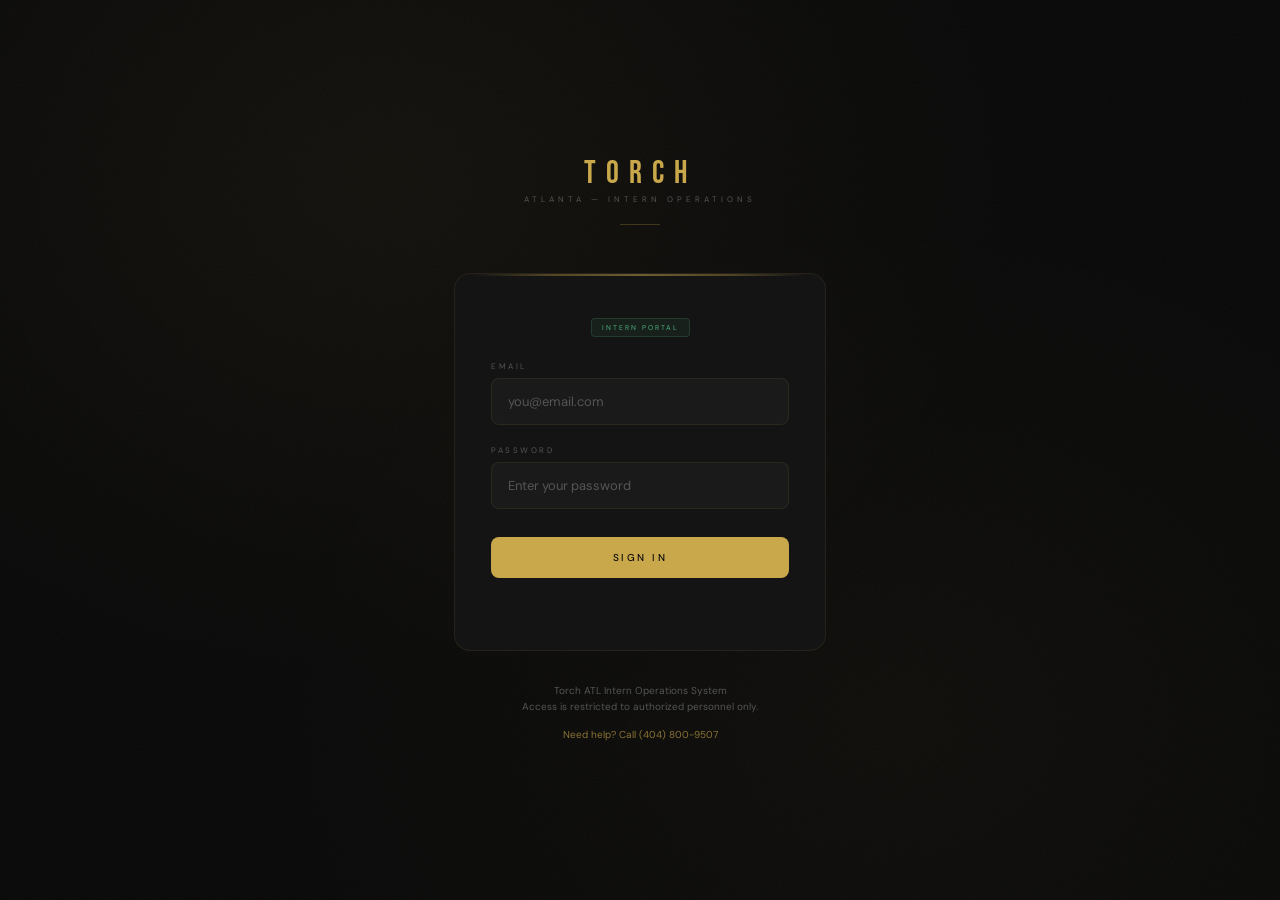
<file: intern-login.html>
<!DOCTYPE html>
<html lang="en">
<head>
<meta charset="UTF-8">
<meta name="viewport" content="width=device-width, initial-scale=1.0">
<title>TORCH ATL — Intern Operations Login</title>
<meta name="robots" content="noindex, nofollow">
<style>
@import url('https://fonts.googleapis.com/css2?family=Cormorant+Garamond:wght@300;400;500&family=Bebas+Neue&family=DM+Sans:wght@300;400;500&display=swap');
:root{--black:#0A0A0A;--surface:#141414;--surface2:#1A1A1A;--gold:#C9A84C;--gold-light:#E2CC7E;--gold-dim:#8A7434;--cream:#F5F2EB;--gray:#555;--gray-light:#888;--white:#FAFAF8;--green:#4CAF7A;--red:#C94C4C;--border:rgba(201,168,76,0.10);--border-hover:rgba(201,168,76,0.28)}
*{margin:0;padding:0;box-sizing:border-box}
body{background:var(--black);min-height:100vh;font-family:'DM Sans',sans-serif;color:var(--cream);display:flex;align-items:center;justify-content:center;overflow:hidden}
body::before{content:'';position:fixed;inset:0;background:radial-gradient(ellipse at 30% 20%,rgba(201,168,76,0.05) 0%,transparent 50%),radial-gradient(ellipse at 70% 80%,rgba(201,168,76,0.03) 0%,transparent 50%);pointer-events:none}
body::after{content:'';position:fixed;inset:0;background:url("data:image/svg+xml,%3Csvg viewBox='0 0 512 512' xmlns='http://www.w3.org/2000/svg'%3E%3Cfilter id='n'%3E%3CfeTurbulence type='fractalNoise' baseFrequency='.85' numOctaves='4' stitchTiles='stitch'/%3E%3C/filter%3E%3Crect width='100%25' height='100%25' filter='url(%23n)' opacity='.025'/%3E%3C/svg%3E");pointer-events:none}

.login-container{position:relative;z-index:1;width:100%;max-width:420px;padding:0 24px}

.login-brand{text-align:center;margin-bottom:48px}
.brand-logo{font-family:'Bebas Neue',sans-serif;font-size:32px;letter-spacing:10px;color:var(--gold);line-height:1}
.brand-sub{font-size:8px;letter-spacing:4px;color:var(--gray);text-transform:uppercase;margin-top:4px}
.brand-divider{width:40px;height:1px;background:var(--gold-dim);margin:20px auto 0;opacity:0.4}

.login-card{background:var(--surface);border:1px solid var(--border);border-radius:16px;padding:40px 36px;position:relative;overflow:hidden}
.login-card::before{content:'';position:absolute;top:0;left:0;right:0;height:2px;background:linear-gradient(90deg,transparent 5%,var(--gold-dim) 25%,var(--gold) 50%,var(--gold-dim) 75%,transparent 95%);opacity:0.5}

.role-toggle{display:flex;background:var(--surface2);border:1px solid var(--border);border-radius:8px;margin-bottom:28px;overflow:hidden}
.role-btn{flex:1;padding:12px;text-align:center;font-size:10px;letter-spacing:2px;text-transform:uppercase;color:var(--gray-light);cursor:pointer;transition:all 0.2s;border:none;background:transparent;font-family:'DM Sans',sans-serif}
.role-btn:hover{color:var(--cream)}
.role-btn.active{background:rgba(201,168,76,0.08);color:var(--gold);border-bottom:2px solid var(--gold)}
.role-divider{width:1px;background:var(--border)}

.form-group{margin-bottom:20px}
.form-label{font-size:8px;letter-spacing:2.5px;color:var(--gray);text-transform:uppercase;margin-bottom:7px;display:block}
.form-input{width:100%;background:var(--surface2);border:1px solid var(--border);border-radius:8px;padding:14px 16px;color:var(--cream);font-family:'DM Sans',sans-serif;font-size:13px;outline:none;transition:border-color 0.2s}
.form-input:focus{border-color:var(--gold-dim)}
.form-input::placeholder{color:var(--gray)}

.login-btn{width:100%;padding:14px;background:var(--gold);color:var(--black);border:none;border-radius:8px;font-family:'DM Sans',sans-serif;font-size:10px;letter-spacing:2.5px;text-transform:uppercase;font-weight:500;cursor:pointer;transition:all 0.2s;margin-top:8px}
.login-btn:hover{background:var(--gold-light)}
.login-btn:disabled{opacity:0.5;cursor:not-allowed}

.login-error{font-size:11px;color:var(--red);text-align:center;margin-top:14px;min-height:18px}

.login-footer{text-align:center;margin-top:32px}
.login-footer p{font-size:10px;color:var(--gray);line-height:1.6}
.login-footer a{color:var(--gold-dim);text-decoration:none}
.login-footer a:hover{color:var(--gold)}

.login-badge{display:inline-block;font-size:7px;letter-spacing:2px;text-transform:uppercase;padding:4px 10px;border-radius:4px;margin-bottom:24px}
.badge-admin{background:rgba(201,168,76,0.08);color:var(--gold);border:1px solid rgba(201,168,76,0.2)}
.badge-intern{background:rgba(76,175,122,0.08);color:var(--green);border:1px solid rgba(76,175,122,0.2)}
</style>
</head>
<body>

<div class="login-container">
  <div class="login-brand">
    <div class="brand-logo">TORCH</div>
    <div class="brand-sub">Atlanta — Intern Operations</div>
    <div class="brand-divider"></div>
  </div>

  <div class="login-card">
    <div style="text-align:center">
      <span class="login-badge badge-intern">Intern Portal</span>
    </div>

    <form id="login-form" onsubmit="handleLogin(event)">
      <div class="form-group">
        <label class="form-label">Email</label>
        <input class="form-input" type="email" id="login-email" placeholder="you@email.com" required autocomplete="email">
      </div>
      <div class="form-group">
        <label class="form-label">Password</label>
        <input class="form-input" type="password" id="login-password" placeholder="Enter your password" required autocomplete="current-password">
      </div>
      <button class="login-btn" type="submit" id="login-btn">Sign In</button>
      <div class="login-error" id="login-error"></div>
    </form>
  </div>

  <div class="login-footer">
    <p>Torch ATL Intern Operations System<br>Access is restricted to authorized personnel only.</p>
    <p style="margin-top:12px"><a href="tel:+14048009507">Need help? Call (404) 800-9507</a></p>
  </div>
</div>

<script>
const API_URL = 'https://bookings.torchatl.com';

async function handleLogin(e) {
  e.preventDefault();
  const btn = document.getElementById('login-btn');
  const errorEl = document.getElementById('login-error');
  errorEl.textContent = '';
  btn.disabled = true;
  btn.textContent = 'Signing in...';

  const email = document.getElementById('login-email').value.trim();
  const password = document.getElementById('login-password').value;

  try {
    const res = await fetch(`${API_URL}/api/intern/login`, {
      method: 'POST',
      headers: { 'Content-Type': 'application/json' },
      body: JSON.stringify({ email, password }),
    });

    const data = await res.json();

    if (!res.ok) {
      errorEl.textContent = data.error || 'Login failed.';
      btn.disabled = false;
      btn.textContent = 'Sign In';
      return;
    }

    // Only allow intern logins — admins use the main ops suite
    if (data.user.role === 'admin') {
      errorEl.textContent = 'Admin accounts use the main operations portal.';
      btn.disabled = false;
      btn.textContent = 'Sign In';
      return;
    }

    // Store session
    localStorage.setItem('torch_intern_token', data.token);
    localStorage.setItem('torch_intern_user', JSON.stringify(data.user));

    // Redirect to intern portal
    window.location.href = '/interns.html#intern';

  } catch (err) {
    errorEl.textContent = 'Unable to connect. Try again.';
    btn.disabled = false;
    btn.textContent = 'Sign In';
  }
}

// Auto-redirect if already logged in as intern
const stored = localStorage.getItem('torch_intern_user');
if (stored) {
  const user = JSON.parse(stored);
  if (user.role === 'intern') {
    window.location.href = '/interns.html#intern';
  }
}
</script>
</body>
</html>
</file>
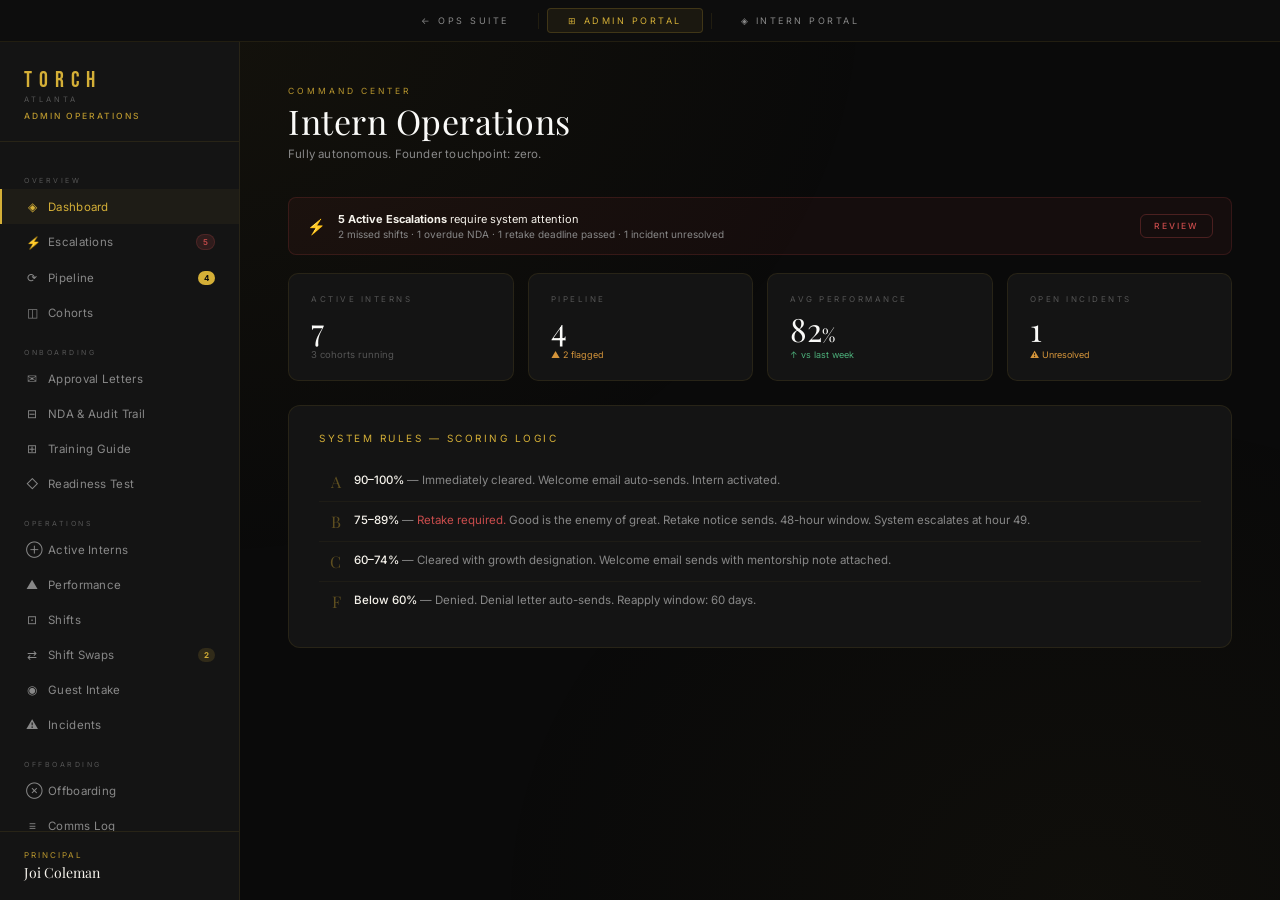
<file: interns.html>
<!DOCTYPE html>
<html lang="en">
<head>
<meta charset="UTF-8">
<meta name="viewport" content="width=device-width, initial-scale=1.0">
<title>TORCH ATL — Intern Operations System v2</title>
<style>
@import url('https://fonts.googleapis.com/css2?family=Playfair+Display:wght@400;500;600;700&family=Inter:wght@300;400;500;600&family=Bebas+Neue&display=swap');

:root {
  --black: #0A0A0A;
  --deep: #0D0D0D;
  --surface: #141414;
  --surface2: #1A1A1A;
  --surface3: #202020;
  --gold: #D4AF37;
  --gold-light: #E5C76B;
  --gold-dim: #B8962E;
  --gold-faint: rgba(212,175,55,0.07);
  --cream: #F5F2EB;
  --gray: #555555;
  --gray-light: #888888;
  --white: #FAFAF8;
  --green: #4CAF7A;
  --red: #C94C4C;
  --amber: #D4943A;
  --blue: #4C7FC9;
  --border: rgba(212,175,55,0.10);
  --border-hover: rgba(212,175,55,0.28);
  --border-active: rgba(212,175,55,0.45);
}

* { margin:0; padding:0; box-sizing:border-box; }

body {
  background: var(--black);
  min-height: 100vh;
  font-family: 'Inter', sans-serif;
  color: var(--cream);
  overflow-x: hidden;
}

body::before {
  content:'';
  position:fixed;
  inset:0;
  background:
    radial-gradient(ellipse at 15% 0%, rgba(212,175,55,0.05) 0%, transparent 45%),
    radial-gradient(ellipse at 85% 100%, rgba(212,175,55,0.03) 0%, transparent 40%);
  pointer-events:none;
  z-index:0;
}

/* ── PORTAL SWITCHER ── */
.portal-switcher {
  position: fixed;
  top: 0; left: 0; right: 0;
  height: 42px;
  background: var(--deep);
  border-bottom: 1px solid var(--border);
  display: flex;
  align-items: center;
  justify-content: center;
  gap: 2px;
  z-index: 500;
}

.portal-btn {
  font-size: 9px;
  letter-spacing: 2.5px;
  text-transform: uppercase;
  padding: 6px 20px;
  border-radius: 4px;
  cursor: pointer;
  border: 1px solid transparent;
  background: transparent;
  color: var(--gray-light);
  font-family: 'Inter', sans-serif;
  transition: all 0.2s;
}

.portal-btn:hover { color: var(--cream); }
.portal-btn.active { color: var(--gold); border-color: rgba(212,175,55,0.2); background: var(--gold-faint); }

.portal-divider { width: 1px; height: 16px; background: var(--border); margin: 0 6px; }

/* ── SHELL ── */
.portal { display: none; padding-top: 42px; }
.portal.active { display: flex; min-height: 100vh; }

/* ── SIDEBAR ── */
.sidebar {
  width: 240px;
  min-height: calc(100vh - 42px);
  background: var(--surface);
  border-right: 1px solid var(--border);
  display: flex;
  flex-direction: column;
  position: fixed;
  top: 42px; left: 0; bottom: 0;
  overflow-y: auto;
  z-index: 100;
}

.sidebar-brand {
  padding: 28px 24px 20px;
  border-bottom: 1px solid var(--border);
  flex-shrink: 0;
}

.brand-logo {
  font-family: 'Bebas Neue', sans-serif;
  font-size: 22px;
  letter-spacing: 7px;
  color: var(--gold);
  line-height: 1;
}

.brand-sub { font-size: 7.5px; letter-spacing: 3px; color: var(--gray); text-transform: uppercase; margin-top: 3px; }
.brand-module { font-size: 8.5px; letter-spacing: 2px; color: var(--gold-dim); text-transform: uppercase; margin-top: 7px; font-weight: 500; }

.sidebar-nav { flex: 1; padding: 16px 0; overflow-y: auto; }

.nav-section-label {
  font-size: 7px; letter-spacing: 2.5px; color: var(--gray); text-transform: uppercase;
  padding: 0 24px; margin-bottom: 4px; margin-top: 18px;
}

.nav-item {
  display: flex; align-items: center; gap: 9px;
  padding: 10px 24px;
  font-size: 11.5px; letter-spacing: 0.3px;
  color: var(--gray-light);
  cursor: pointer;
  transition: all 0.18s;
  border-left: 2px solid transparent;
}

.nav-item:hover { color: var(--cream); background: var(--gold-faint); }
.nav-item.active { color: var(--gold); border-left-color: var(--gold); background: rgba(212,175,55,0.05); }

.nav-icon { width: 13px; text-align: center; font-size: 12px; flex-shrink: 0; }

.nav-badge {
  margin-left: auto; background: var(--gold); color: var(--black);
  font-size: 8px; font-weight: 700; padding: 2px 6px; border-radius: 10px;
}

.nav-badge-warn {
  margin-left: auto; background: rgba(201,76,76,0.15); color: var(--red);
  font-size: 8px; font-weight: 600; padding: 2px 6px; border-radius: 10px;
  border: 1px solid rgba(201,76,76,0.2);
}

.sidebar-footer {
  padding: 18px 24px;
  border-top: 1px solid var(--border);
  flex-shrink: 0;
}

.admin-role { font-size: 8px; letter-spacing: 2px; color: var(--gold-dim); text-transform: uppercase; margin-bottom: 3px; }
.admin-name { font-family: 'Playfair Display', serif; font-size: 14px; color: var(--cream); }

/* ── MAIN ── */
.main { margin-left: 240px; flex: 1; padding: 44px 48px; position: relative; z-index: 1; }

/* ── PAGES ── */
.page { display: none; }
.page.active { display: block; }

.page-header { margin-bottom: 36px; }
.page-eyebrow { font-size: 8.5px; letter-spacing: 3px; color: var(--gold-dim); text-transform: uppercase; margin-bottom: 7px; }
.page-title { font-family: 'Playfair Display', serif; font-size: 34px; font-weight: 400; color: var(--white); letter-spacing: 0.5px; line-height: 1.1; }
.page-subtitle { font-size: 11.5px; color: var(--gray-light); margin-top: 7px; letter-spacing: 0.2px; }

/* ── CARDS ── */
.card {
  background: var(--surface);
  border: 1px solid var(--border);
  border-radius: 12px;
  padding: 26px 30px;
  margin-bottom: 18px;
}

.card-header-row { display: flex; justify-content: space-between; align-items: center; margin-bottom: 18px; }
.card-title { font-size: 10px; letter-spacing: 2.5px; text-transform: uppercase; color: var(--gold); }

/* ── ALERT CARDS ── */
.alert-card {
  border-radius: 10px;
  padding: 16px 20px;
  margin-bottom: 10px;
  display: flex;
  align-items: flex-start;
  gap: 14px;
  border: 1px solid;
}

.alert-card.warn { background: rgba(212,148,58,0.06); border-color: rgba(212,148,58,0.2); }
.alert-card.danger { background: rgba(201,76,76,0.06); border-color: rgba(201,76,76,0.2); }
.alert-card.info { background: rgba(76,127,201,0.06); border-color: rgba(76,127,201,0.2); }
.alert-card.success { background: rgba(76,175,122,0.06); border-color: rgba(76,175,122,0.2); }

.alert-icon { font-size: 16px; flex-shrink: 0; margin-top: 1px; }
.alert-body { flex: 1; }
.alert-title { font-size: 12px; font-weight: 500; color: var(--cream); margin-bottom: 2px; }
.alert-msg { font-size: 10.5px; color: var(--gray-light); line-height: 1.5; }
.alert-time { font-size: 9px; color: var(--gray); margin-top: 4px; letter-spacing: 0.5px; }
.alert-actions { display: flex; gap: 6px; margin-top: 8px; }

/* ── STATS ── */
.stats-row { display: grid; grid-template-columns: repeat(4, 1fr); gap: 14px; margin-bottom: 24px; }
.stat-card { background: var(--surface); border: 1px solid var(--border); border-radius: 10px; padding: 20px 22px; }
.stat-label { font-size: 8px; letter-spacing: 2.5px; color: var(--gray); text-transform: uppercase; margin-bottom: 9px; }
.stat-value { font-family: 'Playfair Display', serif; font-size: 32px; font-weight: 400; color: var(--white); line-height: 1; }
.stat-sub { font-size: 9.5px; color: var(--gray); margin-top: 4px; }
.stat-delta-up { color: var(--green); font-size: 9px; margin-top: 4px; }
.stat-delta-warn { color: var(--amber); font-size: 9px; margin-top: 4px; }

/* ── PILLS ── */
.pill { display: inline-flex; align-items: center; gap: 4px; font-size: 8.5px; letter-spacing: 1.5px; text-transform: uppercase; padding: 3px 9px; border-radius: 20px; font-weight: 500; }
.pill-pending { background: rgba(212,175,55,0.1); color: var(--gold); border: 1px solid rgba(212,175,55,0.2); }
.pill-active { background: rgba(76,175,122,0.1); color: var(--green); border: 1px solid rgba(76,175,122,0.2); }
.pill-denied { background: rgba(201,76,76,0.1); color: var(--red); border: 1px solid rgba(201,76,76,0.2); }
.pill-retake { background: rgba(212,148,58,0.1); color: var(--amber); border: 1px solid rgba(212,148,58,0.2); }
.pill-complete { background: rgba(76,175,122,0.08); color: var(--green); border: 1px solid rgba(76,175,122,0.15); }
.pill-flagged { background: rgba(201,76,76,0.08); color: var(--red); border: 1px solid rgba(201,76,76,0.15); }
.pill-offboarded { background: rgba(100,100,100,0.1); color: var(--gray-light); border: 1px solid rgba(100,100,100,0.2); }
.pill-cohort { background: rgba(76,127,201,0.1); color: var(--blue); border: 1px solid rgba(76,127,201,0.2); }

/* ── BUTTONS ── */
.btn { font-family: 'Inter', sans-serif; font-size: 9.5px; letter-spacing: 2px; text-transform: uppercase; padding: 9px 20px; border-radius: 6px; cursor: pointer; border: none; transition: all 0.2s; font-weight: 500; }
.btn-gold { background: var(--gold); color: var(--black); }
.btn-gold:hover { background: var(--gold-light); }
.btn-outline { background: transparent; border: 1px solid var(--border-hover); color: var(--cream); }
.btn-outline:hover { border-color: var(--gold); color: var(--gold); }
.btn-ghost { background: transparent; border: 1px solid var(--border); color: var(--gray-light); padding: 6px 13px; font-size: 8.5px; }
.btn-ghost:hover { border-color: var(--gold-dim); color: var(--gold); }
.btn-danger { background: transparent; border: 1px solid rgba(201,76,76,0.3); color: var(--red); padding: 6px 13px; font-size: 8.5px; }
.btn-danger:hover { background: rgba(201,76,76,0.08); }
.btn-sm { padding: 6px 13px; font-size: 8.5px; }
.btn-warn { background: transparent; border: 1px solid rgba(212,148,58,0.3); color: var(--amber); padding: 6px 13px; font-size: 8.5px; }

/* ── FORMS ── */
.form-group { margin-bottom: 18px; }
.form-label { font-size: 8.5px; letter-spacing: 2px; color: var(--gray); text-transform: uppercase; margin-bottom: 7px; display: block; }
.form-input { width: 100%; background: var(--surface2); border: 1px solid var(--border); border-radius: 6px; padding: 11px 14px; color: var(--cream); font-family: 'Inter', sans-serif; font-size: 12.5px; outline: none; transition: border-color 0.2s; }
.form-input:focus { border-color: var(--gold-dim); }
.form-select { width: 100%; background: var(--surface2); border: 1px solid var(--border); border-radius: 6px; padding: 11px 14px; color: var(--cream); font-family: 'Inter', sans-serif; font-size: 12.5px; outline: none; cursor: pointer; appearance: none; }
.form-textarea { resize: vertical; min-height: 90px; }
.form-row { display: grid; grid-template-columns: 1fr 1fr; gap: 14px; }
.form-row-3 { display: grid; grid-template-columns: 1fr 1fr 1fr; gap: 14px; }

/* ── TABLE ── */
.data-table { width: 100%; border-collapse: collapse; }
.data-table th { font-size: 7.5px; letter-spacing: 2px; color: var(--gray); text-transform: uppercase; text-align: left; padding: 0 14px 10px 0; border-bottom: 1px solid var(--border); }
.data-table td { padding: 13px 14px 13px 0; font-size: 11.5px; color: var(--cream); border-bottom: 1px solid rgba(212,175,55,0.05); vertical-align: middle; }
.data-table tr:last-child td { border-bottom: none; }
.data-table tr.clickable { cursor: pointer; }
.data-table tr.clickable:hover td { color: var(--white); }

/* ── TABS ── */
.tabs { display: flex; border-bottom: 1px solid var(--border); margin-bottom: 22px; }
.tab { font-size: 9.5px; letter-spacing: 2px; text-transform: uppercase; color: var(--gray); padding: 11px 18px; cursor: pointer; border-bottom: 2px solid transparent; margin-bottom: -1px; transition: all 0.2s; }
.tab:hover { color: var(--cream); }
.tab.active { color: var(--gold); border-bottom-color: var(--gold); }
.tab-content { display: none; }
.tab-content.active { display: block; }

/* ── DIVIDER ── */
.divider { height: 1px; background: var(--border); margin: 22px 0; }
.gold-line { height: 1px; background: linear-gradient(90deg, transparent, var(--gold-dim), transparent); margin: 24px 0; opacity: 0.35; }

/* ── CHECKBOX ── */
.checkbox-row { display: flex; align-items: flex-start; gap: 11px; margin-bottom: 14px; }
.checkbox-row input[type="checkbox"] { width: 15px; height: 15px; margin-top: 2px; accent-color: var(--gold); cursor: pointer; flex-shrink: 0; }
.checkbox-label { font-size: 11px; color: var(--gray-light); line-height: 1.5; }

/* ── TRACK PROGRESS ── */
.track-steps { display: flex; align-items: center; }
.track-step { display: flex; align-items: center; flex: 1; }
.track-step:last-child { flex: 0; }
.step-dot { width: 26px; height: 26px; border-radius: 50%; display: flex; align-items: center; justify-content: center; font-size: 9px; font-weight: 600; flex-shrink: 0; border: 1px solid var(--border); color: var(--gray); background: var(--surface2); }
.step-dot.done { background: rgba(76,175,122,0.12); border-color: rgba(76,175,122,0.35); color: var(--green); }
.step-dot.active { background: rgba(212,175,55,0.1); border-color: var(--gold-dim); color: var(--gold); }
.step-dot.fail { background: rgba(201,76,76,0.1); border-color: rgba(201,76,76,0.35); color: var(--red); }
.step-line { flex: 1; height: 1px; background: var(--border); margin: 0 3px; }
.step-line.done { background: rgba(76,175,122,0.25); }

/* ── MODAL ── */
.modal-overlay { position: fixed; inset: 0; background: rgba(0,0,0,0.82); z-index: 1000; display: flex; align-items: center; justify-content: center; opacity: 0; pointer-events: none; transition: opacity 0.3s; backdrop-filter: blur(6px); }
.modal-overlay.open { opacity: 1; pointer-events: all; }
.modal { background: var(--surface); border: 1px solid var(--border-hover); border-radius: 16px; padding: 38px; width: 600px; max-width: 94vw; max-height: 88vh; overflow-y: auto; transform: translateY(18px); transition: transform 0.3s; position: relative; }
.modal-overlay.open .modal { transform: translateY(0); }
.modal-close { position: absolute; top: 18px; right: 22px; background: none; border: none; color: var(--gray); font-size: 20px; cursor: pointer; line-height: 1; }
.modal-close:hover { color: var(--cream); }
.modal-title { font-family: 'Playfair Display', serif; font-size: 24px; font-weight: 400; color: var(--white); margin-bottom: 5px; }
.modal-sub { font-size: 10.5px; color: var(--gray); margin-bottom: 26px; }

/* ── QUIZ ── */
.quiz-progress-bar { height: 2px; background: var(--surface2); border-radius: 2px; margin-bottom: 26px; overflow: hidden; }
.quiz-progress-fill { height: 100%; background: linear-gradient(90deg, var(--gold-dim), var(--gold)); border-radius: 2px; transition: width 0.4s ease; }
.quiz-q-number { font-size: 8px; letter-spacing: 2px; color: var(--gold-dim); text-transform: uppercase; margin-bottom: 4px; }
.quiz-q-label { font-size: 13px; color: var(--cream); margin-bottom: 14px; line-height: 1.55; font-weight: 400; }
.quiz-options { display: flex; flex-direction: column; gap: 7px; }
.quiz-option { display: flex; align-items: center; gap: 11px; background: var(--surface2); border: 1px solid var(--border); border-radius: 8px; padding: 11px 15px; cursor: pointer; transition: all 0.18s; font-size: 11.5px; color: var(--gray-light); }
.quiz-option:hover { border-color: var(--border-hover); color: var(--cream); }
.quiz-option.selected { border-color: var(--gold-dim); background: rgba(212,175,55,0.05); color: var(--cream); }
.quiz-option-dot { width: 13px; height: 13px; border-radius: 50%; border: 1px solid currentColor; flex-shrink: 0; display: flex; align-items: center; justify-content: center; }
.quiz-option.selected .quiz-option-dot::after { content:''; width: 5px; height: 5px; border-radius: 50%; background: var(--gold); }

/* ── SCORE ── */
.score-display { text-align: center; padding: 28px 0; }
.score-circle { width: 110px; height: 110px; border-radius: 50%; margin: 0 auto 18px; display: flex; align-items: center; justify-content: center; flex-direction: column; border: 2px solid var(--gold-dim); background: rgba(212,175,55,0.04); }
.score-number { font-family: 'Playfair Display', serif; font-size: 38px; font-weight: 400; color: var(--white); line-height: 1; }
.score-pct { font-size: 10px; color: var(--gold); letter-spacing: 2px; }
.score-grade { font-family: 'Bebas Neue', sans-serif; font-size: 24px; letter-spacing: 5px; margin-bottom: 6px; }
.score-message { font-size: 11.5px; color: var(--gray-light); max-width: 340px; margin: 0 auto; line-height: 1.65; }

/* ── PERFORMANCE STARS ── */
.star-rating { display: flex; gap: 4px; }
.star { font-size: 14px; cursor: pointer; color: var(--gray); transition: color 0.15s; }
.star.filled { color: var(--gold); }
.star:hover, .star:hover ~ .star { color: var(--gold-dim); }

/* ── KANBAN ── */
.kanban { display: grid; grid-template-columns: repeat(5, 1fr); gap: 12px; margin-bottom: 22px; }
.kanban-col { background: var(--surface2); border: 1px solid var(--border); border-radius: 10px; padding: 14px 12px; }
.kanban-col-label { font-size: 7.5px; letter-spacing: 2px; color: var(--gray); text-transform: uppercase; margin-bottom: 10px; padding-bottom: 8px; border-bottom: 1px solid var(--border); }
.kanban-card { background: var(--surface); border: 1px solid var(--border); border-radius: 7px; padding: 11px; margin-bottom: 7px; cursor: pointer; transition: border-color 0.2s; }
.kanban-card:hover { border-color: var(--border-hover); }
.kanban-card-name { font-size: 11.5px; color: var(--cream); margin-bottom: 3px; }
.kanban-card-meta { font-size: 8.5px; color: var(--gray); }

/* ── SHIFT CALENDAR ── */
.shift-grid { display: grid; grid-template-columns: repeat(7, 1fr); gap: 3px; }
.shift-day-label { font-size: 7.5px; letter-spacing: 1.5px; color: var(--gray); text-transform: uppercase; text-align: center; padding-bottom: 7px; }
.shift-cell { background: var(--surface2); border: 1px solid var(--border); border-radius: 5px; padding: 7px 5px; text-align: center; min-height: 56px; cursor: pointer; transition: border-color 0.18s; }
.shift-cell:hover { border-color: var(--border-hover); }
.shift-cell.today { border-color: var(--gold-dim); }
.shift-cell.today .shift-date { color: var(--gold); font-weight: 600; }
.shift-date { font-size: 10px; color: var(--gray-light); margin-bottom: 3px; }
.shift-chip { font-size: 7px; padding: 1px 5px; border-radius: 3px; display: block; margin-bottom: 2px; letter-spacing: 0.3px; }
.shift-chip-a { background: rgba(212,175,55,0.14); color: var(--gold); }
.shift-chip-b { background: rgba(76,175,122,0.12); color: var(--green); }
.shift-chip-c { background: rgba(76,127,201,0.12); color: var(--blue); }
.shift-chip-d { background: rgba(201,76,76,0.1); color: var(--red); }

/* ── COHORT BADGE ── */
.cohort-tag { display: inline-flex; align-items: center; gap: 5px; font-size: 8px; letter-spacing: 1.5px; text-transform: uppercase; padding: 3px 9px; border-radius: 3px; font-weight: 500; background: rgba(76,127,201,0.1); color: var(--blue); border: 1px solid rgba(76,127,201,0.2); }

/* ── COMMS LOG ── */
.log-entry { display: flex; gap: 14px; padding: 12px 0; border-bottom: 1px solid rgba(212,175,55,0.05); }
.log-entry:last-child { border-bottom: none; }
.log-dot { width: 8px; height: 8px; border-radius: 50%; flex-shrink: 0; margin-top: 5px; }
.log-dot-sent { background: var(--green); }
.log-dot-warn { background: var(--amber); }
.log-dot-auto { background: var(--blue); }
.log-dot-flag { background: var(--red); }
.log-body { flex: 1; }
.log-title { font-size: 12px; color: var(--cream); margin-bottom: 2px; }
.log-detail { font-size: 10px; color: var(--gray-light); }
.log-meta { font-size: 8.5px; color: var(--gray); margin-top: 3px; letter-spacing: 0.5px; }

/* ── OFFBOARD CHECKLIST ── */
.checklist-item { display: flex; align-items: flex-start; gap: 12px; padding: 12px 0; border-bottom: 1px solid rgba(212,175,55,0.05); }
.checklist-item:last-child { border-bottom: none; }
.checklist-box { width: 18px; height: 18px; border-radius: 3px; border: 1px solid var(--border-hover); flex-shrink: 0; cursor: pointer; display: flex; align-items: center; justify-content: center; font-size: 10px; transition: all 0.2s; margin-top: 1px; }
.checklist-box.checked { background: var(--green); border-color: var(--green); color: white; }
.checklist-body { flex: 1; }
.checklist-title { font-size: 12px; color: var(--cream); margin-bottom: 2px; }
.checklist-note { font-size: 10px; color: var(--gray-light); }

/* ── INCIDENT ── */
.incident-card { background: var(--surface2); border: 1px solid var(--border); border-radius: 8px; padding: 16px 20px; margin-bottom: 10px; }
.incident-header { display: flex; justify-content: space-between; align-items: flex-start; margin-bottom: 8px; }
.incident-type { font-size: 8.5px; letter-spacing: 2px; text-transform: uppercase; color: var(--red); }
.incident-date { font-size: 9px; color: var(--gray); }
.incident-title { font-size: 12.5px; color: var(--cream); margin-bottom: 4px; }
.incident-body { font-size: 10.5px; color: var(--gray-light); line-height: 1.55; }

/* ── GUEST INTAKE ── */
.guest-card { display: flex; align-items: center; gap: 14px; padding: 13px 0; border-bottom: 1px solid rgba(212,175,55,0.05); }
.guest-card:last-child { border-bottom: none; }
.guest-avatar { width: 34px; height: 34px; border-radius: 50%; background: var(--surface2); border: 1px solid var(--border); display: flex; align-items: center; justify-content: center; font-family: 'Playfair Display', serif; font-size: 14px; color: var(--gold); flex-shrink: 0; }
.guest-info { flex: 1; }
.guest-name { font-size: 12.5px; color: var(--cream); margin-bottom: 2px; }
.guest-meta { font-size: 9px; color: var(--gray); letter-spacing: 0.3px; }

/* ── INTERN PORTAL SPECIFIC ── */
.intern-hero { background: var(--surface); border: 1px solid var(--border); border-radius: 14px; padding: 32px; margin-bottom: 24px; position: relative; overflow: hidden; }
.intern-hero::before { content:''; position:absolute; top:-30px; right:-30px; width:160px; height:160px; border-radius:50%; background: radial-gradient(circle, rgba(212,175,55,0.06) 0%, transparent 70%); pointer-events:none; }
.intern-hero-label { font-size: 8px; letter-spacing: 3px; text-transform: uppercase; color: var(--gold-dim); margin-bottom: 6px; }
.intern-hero-name { font-family: 'Playfair Display', serif; font-size: 30px; color: var(--white); margin-bottom: 4px; }
.intern-hero-track { font-size: 10px; letter-spacing: 2px; text-transform: uppercase; color: var(--gray-light); margin-bottom: 18px; }
.intern-hero-stats { display: flex; gap: 28px; }
.intern-stat { }
.intern-stat-val { font-family: 'Playfair Display', serif; font-size: 22px; color: var(--white); }
.intern-stat-lbl { font-size: 8px; letter-spacing: 1.5px; text-transform: uppercase; color: var(--gray); }

/* ── PERFORMANCE RADAR ── */
.perf-row { display: flex; align-items: center; gap: 14px; padding: 10px 0; border-bottom: 1px solid rgba(212,175,55,0.05); }
.perf-row:last-child { border-bottom: none; }
.perf-label { font-size: 10.5px; color: var(--gray-light); width: 160px; flex-shrink: 0; }
.perf-bar-wrap { flex: 1; height: 4px; background: var(--surface2); border-radius: 4px; overflow: hidden; }
.perf-bar { height: 100%; border-radius: 4px; transition: width 0.6s ease; }
.perf-bar-green { background: linear-gradient(90deg, var(--gold-dim), var(--green)); }
.perf-bar-gold { background: linear-gradient(90deg, var(--gold-dim), var(--gold)); }
.perf-bar-red { background: linear-gradient(90deg, var(--gold-dim), var(--red)); }
.perf-score { font-size: 11px; color: var(--cream); width: 28px; text-align: right; flex-shrink: 0; }

/* ── NDA BOX ── */
.nda-text { background: var(--surface2); border: 1px solid var(--border); border-radius: 8px; padding: 22px; font-size: 10.5px; color: var(--gray-light); line-height: 1.85; max-height: 240px; overflow-y: auto; margin-bottom: 18px; }
.nda-text h4 { font-family: 'Playfair Display', serif; font-size: 15px; color: var(--cream); margin-bottom: 12px; }
.nda-text strong { color: var(--cream); }

/* ── LETTER BOX ── */
.letter-box { background: var(--surface2); border: 1px solid var(--border); border-radius: 8px; padding: 26px 30px; font-size: 11px; color: var(--gray-light); line-height: 1.9; max-height: 300px; overflow-y: auto; }
.letter-header { font-family: 'Bebas Neue', sans-serif; font-size: 18px; letter-spacing: 6px; color: var(--gold); margin-bottom: 3px; }
.letter-tagline { font-size: 7.5px; letter-spacing: 3px; color: var(--gray); text-transform: uppercase; margin-bottom: 22px; padding-bottom: 14px; border-bottom: 1px solid var(--border); }

/* ── GUIDE ── */
.guide-item { display: flex; gap: 13px; padding: 9px 0; border-bottom: 1px solid rgba(212,175,55,0.05); }
.guide-item:last-child { border-bottom: none; }
.guide-item-num { font-family: 'Playfair Display', serif; font-size: 16px; color: var(--gold-dim); opacity: 0.45; width: 22px; flex-shrink: 0; text-align: right; }
.guide-item-text { font-size: 11.5px; color: var(--gray-light); line-height: 1.6; }
.guide-item-text strong { color: var(--cream); font-weight: 500; }
.guide-section-title { font-size: 9px; letter-spacing: 2.5px; color: var(--gold-dim); text-transform: uppercase; margin-bottom: 10px; margin-top: 6px; }

/* ── SWAP CARD ── */
.swap-card { background: var(--surface2); border: 1px solid var(--border); border-radius: 8px; padding: 14px 18px; margin-bottom: 9px; display: flex; align-items: center; gap: 14px; }
.swap-info { flex: 1; font-size: 10.5px; color: var(--gray-light); }
.swap-info strong { color: var(--cream); display: block; margin-bottom: 2px; font-size: 12px; }
.swap-arrow { color: var(--gold); font-size: 15px; }

/* ── TOAST ── */
.toast { position: fixed; bottom: 26px; right: 26px; background: var(--surface); border: 1px solid var(--border-hover); border-radius: 10px; padding: 14px 18px; z-index: 2000; transform: translateY(72px); opacity: 0; transition: all 0.38s cubic-bezier(0.16,1,0.3,1); max-width: 300px; }
.toast.show { transform: translateY(0); opacity: 1; }
.toast-title { font-size: 11px; font-weight: 600; color: var(--cream); margin-bottom: 2px; }
.toast-msg { font-size: 9.5px; color: var(--gray-light); }

/* ── TIMELINE ── */
.timeline { display: flex; flex-direction: column; gap: 0; }
.timeline-item { display: flex; gap: 16px; padding-bottom: 20px; position: relative; }
.timeline-item:last-child { padding-bottom: 0; }
.timeline-item:last-child .timeline-line { display: none; }
.timeline-dot { width: 10px; height: 10px; border-radius: 50%; flex-shrink: 0; margin-top: 4px; }
.timeline-line { position: absolute; left: 4px; top: 14px; bottom: 0; width: 1px; background: var(--border); }
.timeline-body { flex: 1; }
.timeline-title { font-size: 12px; color: var(--cream); margin-bottom: 2px; }
.timeline-meta { font-size: 9.5px; color: var(--gray); }

/* ── SCROLLBAR ── */
::-webkit-scrollbar { width: 3px; }
::-webkit-scrollbar-track { background: transparent; }
::-webkit-scrollbar-thumb { background: rgba(212,175,55,0.12); border-radius: 4px; }

/* ── ESCALATION BANNER ── */
.escalation-banner {
  background: rgba(201,76,76,0.06);
  border: 1px solid rgba(201,76,76,0.18);
  border-radius: 8px;
  padding: 14px 18px;
  margin-bottom: 18px;
  display: flex;
  align-items: center;
  gap: 12px;
}
.escalation-icon { font-size: 15px; flex-shrink: 0; }
.escalation-text { flex: 1; font-size: 11px; color: var(--cream); }
.escalation-text span { color: var(--gray-light); font-size: 10px; display: block; margin-top: 2px; }

/* ── RATING DISPLAY ── */
.rating-badge { display: inline-flex; align-items: center; gap: 4px; font-size: 10px; color: var(--gold); }

/* ── INTERN PORTAL SIDEBAR ── */
#intern-portal .sidebar { background: var(--surface); }
#intern-portal .brand-module { color: rgba(76,175,122,0.7); }

</style>
</head>
<body>

<!-- PORTAL SWITCHER -->
<div class="portal-switcher">
  <button class="portal-btn" onclick="window.location.href='/'">← Ops Suite</button>
  <div class="portal-divider"></div>
  <button class="portal-btn active" onclick="switchPortal('admin')">⊞ Admin Portal</button>
  <div class="portal-divider"></div>
  <button class="portal-btn" onclick="switchPortal('intern')">◈ Intern Portal</button>
</div>

<!-- ═══════════════════════════════════════════════════
     ADMIN PORTAL
═══════════════════════════════════════════════════ -->
<div class="portal active" id="admin-portal">
  <aside class="sidebar">
    <div class="sidebar-brand">
      <div class="brand-logo">TORCH</div>
      <div class="brand-sub">Atlanta</div>
      <div class="brand-module">Admin Operations</div>
    </div>
    <nav class="sidebar-nav">
      <div class="nav-section-label">Overview</div>
      <div class="nav-item active" onclick="showPage('dashboard','admin')"><span class="nav-icon">◈</span> Dashboard</div>
      <div class="nav-item" onclick="showPage('escalations','admin')"><span class="nav-icon">⚡</span> Escalations <span class="nav-badge-warn">5</span></div>
      <div class="nav-item" onclick="showPage('pipeline','admin')"><span class="nav-icon">⟳</span> Pipeline <span class="nav-badge">4</span></div>
      <div class="nav-item" onclick="showPage('cohorts','admin')"><span class="nav-icon">◫</span> Cohorts</div>

      <div class="nav-section-label">Onboarding</div>
      <div class="nav-item" onclick="showPage('approval','admin')"><span class="nav-icon">✉</span> Approval Letters</div>
      <div class="nav-item" onclick="showPage('nda','admin')"><span class="nav-icon">⊟</span> NDA & Audit Trail</div>
      <div class="nav-item" onclick="showPage('guide','admin')"><span class="nav-icon">⊞</span> Training Guide</div>
      <div class="nav-item" onclick="showPage('quiz','admin')"><span class="nav-icon">◇</span> Readiness Test</div>

      <div class="nav-section-label">Operations</div>
      <div class="nav-item" onclick="showPage('interns','admin')"><span class="nav-icon">⊕</span> Active Interns</div>
      <div class="nav-item" onclick="showPage('performance','admin')"><span class="nav-icon">▲</span> Performance</div>
      <div class="nav-item" onclick="showPage('shifts','admin')"><span class="nav-icon">⊡</span> Shifts</div>
      <div class="nav-item" onclick="showPage('swaps','admin')"><span class="nav-icon">⇄</span> Shift Swaps <span class="nav-badge" style="background:rgba(212,175,55,0.15);color:var(--gold)">2</span></div>
      <div class="nav-item" onclick="showPage('guests','admin')"><span class="nav-icon">◉</span> Guest Intake</div>
      <div class="nav-item" onclick="showPage('incidents','admin')"><span class="nav-icon">⚠</span> Incidents</div>

      <div class="nav-section-label">Offboarding</div>
      <div class="nav-item" onclick="showPage('offboard','admin')"><span class="nav-icon">⊗</span> Offboarding</div>
      <div class="nav-item" onclick="showPage('commslog','admin')"><span class="nav-icon">≡</span> Comms Log</div>
    </nav>
    <div class="sidebar-footer">
      <div class="admin-role">Principal</div>
      <div class="admin-name">Joi Coleman</div>
    </div>
  </aside>

  <main class="main">

    <!-- DASHBOARD -->
    <section class="page active" id="page-dashboard-admin">
      <div class="page-header">
        <div class="page-eyebrow">Command Center</div>
        <div class="page-title">Intern Operations</div>
        <div class="page-subtitle">Fully autonomous. Founder touchpoint: zero.</div>
      </div>

      <div class="escalation-banner">
        <div class="escalation-icon">⚡</div>
        <div class="escalation-text">
          <strong>5 Active Escalations</strong> require system attention
          <span>2 missed shifts · 1 overdue NDA · 1 retake deadline passed · 1 incident unresolved</span>
        </div>
        <button class="btn btn-danger" onclick="showPage('escalations','admin')">Review</button>
      </div>

      <div class="stats-row">
        <div class="stat-card">
          <div class="stat-label">Active Interns</div>
          <div class="stat-value">7</div>
          <div class="stat-sub">3 cohorts running</div>
        </div>
        <div class="stat-card">
          <div class="stat-label">Pipeline</div>
          <div class="stat-value">4</div>
          <div class="stat-delta-warn">▲ 2 flagged</div>
        </div>
        <div class="stat-card">
          <div class="stat-label">Avg Performance</div>
          <div class="stat-value">82<span style="font-size:18px">%</span></div>
          <div class="stat-delta-up">↑ vs last week</div>
        </div>
        <div class="stat-card">
          <div class="stat-label">Open Incidents</div>
          <div class="stat-value">1</div>
          <div class="stat-delta-warn">⚠ Unresolved</div>
        </div>
      </div>

      <div class="card">
        <div class="card-header-row">
          <div class="card-title">System Rules — Scoring Logic</div>
        </div>
        <div class="guide-item"><div class="guide-item-num">A</div><div class="guide-item-text"><strong>90–100%</strong> — Immediately cleared. Welcome email auto-sends. Intern activated.</div></div>
        <div class="guide-item"><div class="guide-item-num">B</div><div class="guide-item-text"><strong>75–89%</strong> — <span style="color:var(--red)">Retake required.</span> Good is the enemy of great. Retake notice sends. 48-hour window. System escalates at hour 49.</div></div>
        <div class="guide-item"><div class="guide-item-num">C</div><div class="guide-item-text"><strong>60–74%</strong> — Cleared with growth designation. Welcome email sends with mentorship note attached.</div></div>
        <div class="guide-item"><div class="guide-item-num">F</div><div class="guide-item-text"><strong>Below 60%</strong> — Denied. Denial letter auto-sends. Reapply window: 60 days.</div></div>
      </div>
    </section>

    <!-- ESCALATIONS -->
    <section class="page" id="page-escalations-admin">
      <div class="page-header">
        <div class="page-eyebrow">Automated Triggers</div>
        <div class="page-title">Active Escalations</div>
        <div class="page-subtitle">System-detected anomalies. These were identified and acted on without founder involvement.</div>
      </div>

      <div class="alert-card danger">
        <div class="alert-icon">🔴</div>
        <div class="alert-body">
          <div class="alert-title">Devon Harris — 2 Consecutive Missed Shifts</div>
          <div class="alert-msg">No shift swap request submitted. No absence notification. System sent automated warning at hour 2 of missed shift. Second absence triggered this escalation. Awaiting response.</div>
          <div class="alert-time">Escalated: Mar 26, 2026 · 11:04 AM · Auto-generated</div>
          <div class="alert-actions">
            <button class="btn btn-danger" onclick="showToast('Probation Notice Sent','Devon Harris notified. One more absence triggers removal.')">Issue Probation Notice</button>
            <button class="btn btn-ghost" onclick="showToast('Marked Resolved','Escalation closed.')">Mark Resolved</button>
          </div>
        </div>
      </div>

      <div class="alert-card warn">
        <div class="alert-icon">🟡</div>
        <div class="alert-body">
          <div class="alert-title">Zoe Winters — NDA Overdue (72 hrs)</div>
          <div class="alert-msg">NDA sent Mar 24. Still unsigned. System auto-sent reminders at 24hr and 48hr marks. Access to training guide remains locked. At 96hrs, onboarding is auto-suspended.</div>
          <div class="alert-time">Escalated: Mar 27, 2026 · 9:15 AM · Auto-generated</div>
          <div class="alert-actions">
            <button class="btn btn-warn" onclick="showToast('Final Notice Sent','Zoe Winters has 24hrs before suspension.')">Send Final Notice</button>
            <button class="btn btn-danger" onclick="showToast('Onboarding Suspended','Access revoked pending NDA signature.')">Suspend Onboarding</button>
          </div>
        </div>
      </div>

      <div class="alert-card warn">
        <div class="alert-icon">🟡</div>
        <div class="alert-body">
          <div class="alert-title">Malik Reeves — Retake Deadline Passed</div>
          <div class="alert-msg">B-score retake was due Mar 25. Not completed. System sent reminder at 36hrs and 47hrs. Retake window has now closed. Decision required: grant extension or deny.</div>
          <div class="alert-time">Escalated: Mar 26, 2026 · 8:00 AM · Auto-generated</div>
          <div class="alert-actions">
            <button class="btn btn-ghost" onclick="showToast('Extension Granted','Malik Reeves given 48hr extension.')">Grant Extension</button>
            <button class="btn btn-danger" onclick="showToast('Denied','Denial letter sent. Reapply in 60 days.')">Deny — Close File</button>
          </div>
        </div>
      </div>

      <div class="alert-card danger">
        <div class="alert-icon">🔴</div>
        <div class="alert-body">
          <div class="alert-title">Incident #003 — Unresolved (4 Days)</div>
          <div class="alert-msg">Studio Protocol Violation logged Mar 24. Intern has not acknowledged or responded. Incident auto-escalated after 72hrs with no resolution.</div>
          <div class="alert-time">Escalated: Mar 27, 2026 · 8:00 AM · Auto-generated</div>
          <div class="alert-actions">
            <button class="btn btn-danger" onclick="showPage('incidents','admin')">View Incident</button>
          </div>
        </div>
      </div>

      <div class="alert-card info">
        <div class="alert-icon">🔵</div>
        <div class="alert-body">
          <div class="alert-title">3 Interns — End of Term Within 30 Days</div>
          <div class="alert-msg">Amara Osei, Jordan Pierce, and Kyla Mason all complete their internship within the next 30 days. Offboarding flows should be initiated. Exit surveys not yet sent.</div>
          <div class="alert-time">System Notice: Mar 28, 2026 · Auto-generated</div>
          <div class="alert-actions">
            <button class="btn btn-gold" onclick="showPage('offboard','admin')">Begin Offboarding</button>
          </div>
        </div>
      </div>
    </section>

    <!-- COHORTS -->
    <section class="page" id="page-cohorts-admin">
      <div class="page-header">
        <div class="page-eyebrow">Cohort Management</div>
        <div class="page-title">Intern Cohorts</div>
        <div class="page-subtitle">Organize interns by program cycle. Each cohort tracks its own metrics.</div>
      </div>

      <div class="card">
        <div class="card-header-row">
          <div class="card-title">Spring 2026 — Founding Cohort</div>
          <span class="pill pill-active">Active</span>
        </div>
        <div style="display:flex;gap:28px;margin-bottom:18px;">
          <div><div class="stat-label">Start</div><div style="font-size:13px;color:var(--cream)">Feb 2, 2026</div></div>
          <div><div class="stat-label">End</div><div style="font-size:13px;color:var(--cream)">Aug 2, 2026</div></div>
          <div><div class="stat-label">Headcount</div><div style="font-size:13px;color:var(--cream)">5 interns</div></div>
          <div><div class="stat-label">Avg Score</div><div style="font-size:13px;color:var(--cream)">82%</div></div>
          <div><div class="stat-label">Tracks</div><div style="font-size:13px;color:var(--cream)">A&R · Eng · Studio Ops</div></div>
        </div>
        <table class="data-table">
          <thead><tr><th>Name</th><th>Track</th><th>Grade</th><th>Performance</th><th>Status</th></tr></thead>
          <tbody>
            <tr class="clickable"><td>Amara Osei</td><td>A&R</td><td style="color:var(--green)">A</td><td><span class="rating-badge">★★★★☆</span></td><td><span class="pill pill-active">Active</span></td></tr>
            <tr class="clickable"><td>Jordan Pierce</td><td>Engineering</td><td style="color:var(--green)">A</td><td><span class="rating-badge">★★★★★</span></td><td><span class="pill pill-active">Active</span></td></tr>
            <tr class="clickable"><td>Kyla Mason</td><td>Studio Ops</td><td style="color:var(--gold)">C</td><td><span class="rating-badge">★★★☆☆</span></td><td><span class="pill pill-active">Active</span></td></tr>
            <tr class="clickable"><td>Devon Harris</td><td>Studio Ops</td><td style="color:var(--amber)">B</td><td><span class="rating-badge">★★☆☆☆</span></td><td><span class="pill pill-flagged">Flagged</span></td></tr>
          </tbody>
        </table>
      </div>

      <div class="card">
        <div class="card-header-row">
          <div class="card-title">Fall 2026 — Upcoming Cohort</div>
          <span class="pill pill-pending">Planning</span>
        </div>
        <div style="font-size:11px;color:var(--gray-light);margin-bottom:16px;">Cohort begins Sep 1, 2026. Applications open Jun 1, 2026.</div>
        <div class="form-row">
          <div class="form-group">
            <label class="form-label">Cohort Name</label>
            <input class="form-input" value="Fall 2026">
          </div>
          <div class="form-group">
            <label class="form-label">Target Headcount</label>
            <input class="form-input" type="number" value="6">
          </div>
        </div>
        <div class="form-row">
          <div class="form-group">
            <label class="form-label">Start Date</label>
            <input class="form-input" type="date" value="2026-09-01">
          </div>
          <div class="form-group">
            <label class="form-label">End Date</label>
            <input class="form-input" type="date" value="2027-02-28">
          </div>
        </div>
        <button class="btn btn-gold" onclick="showToast('Cohort Created','Fall 2026 cohort initialized. Applications open Jun 1.')">Create Cohort</button>
      </div>
    </section>

    <!-- PIPELINE -->
    <section class="page" id="page-pipeline-admin">
      <div class="page-header">
        <div class="page-eyebrow">Onboarding Flow</div>
        <div class="page-title">Applicant Pipeline</div>
        <div class="page-subtitle">Every stage is automated. System escalates only on anomalies.</div>
      </div>
      <div class="kanban">
        <div class="kanban-col"><div class="kanban-col-label">Applied</div>
          <div class="kanban-card"><div class="kanban-card-name">Tiana Brooks</div><div class="kanban-card-meta">Management</div></div>
        </div>
        <div class="kanban-col"><div class="kanban-col-label">NDA Pending</div>
          <div class="kanban-card" style="border-color:rgba(212,148,58,0.25)"><div class="kanban-card-name">Zoe Winters</div><div class="kanban-card-meta" style="color:var(--amber)">72hr overdue ⚠</div></div>
          <div class="kanban-card"><div class="kanban-card-name">Chris Fontaine</div><div class="kanban-card-meta">Studio Ops</div></div>
        </div>
        <div class="kanban-col"><div class="kanban-col-label">Training Guide</div>
          <div class="kanban-card"><div class="kanban-card-name">Malik Reeves</div><div class="kanban-card-meta">Production</div></div>
        </div>
        <div class="kanban-col"><div class="kanban-col-label">Test / Retake</div>
          <div class="kanban-card" style="border-color:rgba(201,76,76,0.25)"><div class="kanban-card-name">Devon Harris</div><div class="kanban-card-meta" style="color:var(--red)">Retake expired ⚠</div></div>
        </div>
        <div class="kanban-col"><div class="kanban-col-label">Cleared</div>
          <div class="kanban-card" style="border-color:rgba(76,175,122,0.25)"><div class="kanban-card-name">Amara Osei</div><div class="kanban-card-meta" style="color:var(--green)">A Score — Active</div></div>
        </div>
      </div>
      <div class="card">
        <div class="card-header-row"><div class="card-title">Add Applicant</div></div>
        <div class="form-row">
          <div class="form-group"><label class="form-label">Full Name</label><input class="form-input" placeholder="First Last"></div>
          <div class="form-group"><label class="form-label">Email</label><input class="form-input" type="email" placeholder="intern@email.com"></div>
        </div>
        <div class="form-row-3">
          <div class="form-group"><label class="form-label">Track</label>
            <select class="form-select"><option>A&R</option><option>Studio Operations</option><option>Engineering</option><option>Production</option><option>Artist Management</option><option>Label Support</option></select>
          </div>
          <div class="form-group"><label class="form-label">Cohort</label>
            <select class="form-select"><option>Spring 2026 — Founding</option><option>Fall 2026</option></select>
          </div>
          <div class="form-group"><label class="form-label">Decision</label>
            <select class="form-select"><option>Send Approval</option><option>Send Denial</option></select>
          </div>
        </div>
        <div class="form-row">
          <div class="form-group"><label class="form-label">Start Date</label><input class="form-input" type="date"></div>
          <div class="form-group"><label class="form-label">End Date</label><input class="form-input" type="date"></div>
        </div>
        <button class="btn btn-gold" onclick="showToast('Onboarding Initiated','Approval letter queued. NDA sends on confirmation.')">Initiate Onboarding</button>
      </div>
    </section>

    <!-- APPROVAL LETTERS -->
    <section class="page" id="page-approval-admin">
      <div class="page-header">
        <div class="page-eyebrow">Automated Communication</div>
        <div class="page-title">Approval & Denial Letters</div>
        <div class="page-subtitle">Auto-generated and timestamped. All sends logged to Comms Log.</div>
      </div>
      <div class="tabs">
        <div class="tab active" onclick="switchTab(this,'letter-approve-admin')">Approval</div>
        <div class="tab" onclick="switchTab(this,'letter-deny-admin')">Denial</div>
        <div class="tab" onclick="switchTab(this,'letter-retake-admin')">Retake Notice</div>
        <div class="tab" onclick="switchTab(this,'letter-offboard-admin')">Offboard Notice</div>
      </div>
      <div class="tab-content active" id="letter-approve-admin">
        <div class="letter-box">
          <div class="letter-header">TORCH</div>
          <div class="letter-tagline">Atlanta — Private Creative Estate</div>
Dear [Intern Name],

After careful review, we are pleased to offer you a place in the TORCH ATL Internship Program.

You have been selected for the <strong>[Track]</strong> track, beginning <strong>[Start Date]</strong> and concluding <strong>[End Date]</strong>. You are part of the <strong>[Cohort Name]</strong> cohort.

<strong>Your Next Steps (system-automated):</strong>
1. <strong>Sign your NDA</strong> — link arrives within 24hrs. Must be completed within 48hrs or onboarding suspends.
2. <strong>Complete the Training Guide</strong> — unlocks immediately after NDA signature.
3. <strong>Pass the Readiness Test</strong> — score C or above. A B score requires a retake within 48hrs.

We look forward to the work.

TORCH ATL Operations
        </div>
        <div style="margin-top:14px;display:flex;gap:8px;">
          <button class="btn btn-gold" onclick="showToast('Approval Sent','Logged to Comms Log. Timestamp recorded.')">Send & Log</button>
          <button class="btn btn-outline">Copy Template</button>
        </div>
      </div>
      <div class="tab-content" id="letter-deny-admin">
        <div class="letter-box">
          <div class="letter-header">TORCH</div><div class="letter-tagline">Atlanta — Private Creative Estate</div>
Dear [Intern Name],

Thank you for your time and interest in TORCH ATL. After careful review, we will not be moving forward at this time.

This is not a reflection of your potential — it is a matter of current fit and program standards. You are welcome to reapply in 60 days.

We wish you well.

TORCH ATL Operations
        </div>
        <div style="margin-top:14px;display:flex;gap:8px;">
          <button class="btn btn-gold" onclick="showToast('Denial Sent','Logged to Comms Log.')">Send & Log</button>
          <button class="btn btn-outline">Copy Template</button>
        </div>
      </div>
      <div class="tab-content" id="letter-retake-admin">
        <div class="letter-box">
          <div class="letter-header">TORCH</div><div class="letter-tagline">Atlanta — Private Creative Estate</div>
Dear [Intern Name],

Your Readiness Test score was <strong>[Score]% — B</strong>. Good is the enemy of great. You have 48 hours to retake.

Review the Training Guide. Focus on TORCH Standard, Studio Protocols, and Privacy Requirements.

One retake permitted. Score C or above to be cleared. Failure to retake within 48hrs auto-suspends your onboarding.

TORCH ATL Operations
        </div>
        <div style="margin-top:14px;display:flex;gap:8px;">
          <button class="btn btn-gold" onclick="showToast('Retake Notice Sent','48hr timer initiated. System will auto-escalate.')">Send & Log</button>
        </div>
      </div>
      <div class="tab-content" id="letter-offboard-admin">
        <div class="letter-box">
          <div class="letter-header">TORCH</div><div class="letter-tagline">Atlanta — Private Creative Estate</div>
Dear [Intern Name],

Your TORCH ATL internship concludes on <strong>[End Date]</strong>. This message initiates your offboarding process.

<strong>Required before your final day:</strong>
— Return all access credentials and any TORCH-issued materials
— Complete your exit survey (link attached)
— Schedule your exit debrief with your track supervisor
— Confirm all work files are submitted and properly labeled

Your NDA remains in effect indefinitely post-internship. Confidentiality obligations do not expire.

A reference letter request process will be communicated separately.

Thank you for your contribution to the estate.

TORCH ATL Operations
        </div>
        <div style="margin-top:14px;display:flex;gap:8px;">
          <button class="btn btn-gold" onclick="showToast('Offboard Notice Sent','Logged. Offboarding checklist initiated.')">Send & Log</button>
        </div>
      </div>
    </section>

    <!-- NDA -->
    <section class="page" id="page-nda-admin">
      <div class="page-header">
        <div class="page-eyebrow">Legal & Audit Trail</div>
        <div class="page-title">NDA & Signature Log</div>
        <div class="page-subtitle">Every signature is timestamped and logged. Unsigned NDAs escalate at 48hrs.</div>
      </div>
      <div class="card">
        <div class="card-header-row"><div class="card-title">Signature Audit Trail</div></div>
        <table class="data-table">
          <thead><tr><th>Intern</th><th>Sent</th><th>Signed</th><th>Timestamp</th><th>Witness IP</th><th>Status</th></tr></thead>
          <tbody>
            <tr><td>Amara Osei</td><td>Feb 3, 2026</td><td>Feb 3, 2026</td><td>2:14 PM EST</td><td>192.168.x.x</td><td><span class="pill pill-complete">Verified</span></td></tr>
            <tr><td>Jordan Pierce</td><td>Feb 10, 2026</td><td>Feb 10, 2026</td><td>11:32 AM EST</td><td>192.168.x.x</td><td><span class="pill pill-complete">Verified</span></td></tr>
            <tr><td>Kyla Mason</td><td>Feb 20, 2026</td><td>Feb 21, 2026</td><td>9:04 AM EST</td><td>192.168.x.x</td><td><span class="pill pill-complete">Verified</span></td></tr>
            <tr><td style="color:var(--amber)">Zoe Winters</td><td>Mar 24, 2026</td><td>—</td><td>—</td><td>—</td><td><span class="pill pill-pending">Overdue 72hr</span></td></tr>
          </tbody>
        </table>
      </div>
      <div class="card">
        <div class="card-header-row"><div class="card-title">NDA Document</div><span class="pill pill-pending">Digital Signature Required</span></div>
        <div class="nda-text">
          <h4>TORCH ATL — Non-Disclosure & Confidentiality Agreement</h4>
          <strong>1. Confidential Information</strong> — All information disclosed during internship including artist identities, unreleased music, business strategy, member identities, booking information, financial details, facility address, and client lists is strictly confidential.<br><br>
          <strong>2. Property & Facilities</strong> — No photographs of exterior, address, or identifying features may be taken, shared, or published.<br><br>
          <strong>3. Guest & Member Privacy</strong> — Member and guest identities are confidential. Unauthorized disclosure or social media references prohibited.<br><br>
          <strong>4. Digital Assets</strong> — Internal systems access is operational only. No unauthorized copying or forwarding.<br><br>
          <strong>5. Term & Survival</strong> — Agreement survives the end of internship indefinitely. NDA does not expire.<br><br>
          <strong>6. Consequences</strong> — Breach results in immediate termination, legal action, and permanent exclusion from all TORCH ATL programs.
        </div>
        <div class="form-row">
          <div class="form-group"><label class="form-label">Legal Name</label><input class="form-input" placeholder="As appears on ID"></div>
          <div class="form-group"><label class="form-label">Date</label><input class="form-input" type="date"></div>
        </div>
        <div class="form-group"><label class="form-label">Digital Signature</label><input class="form-input" placeholder="Type full legal name to confirm"></div>
        <div class="checkbox-row"><input type="checkbox" id="ndac1"><label class="checkbox-label" for="ndac1">I have read and fully understand the TORCH ATL NDA and agree to be bound by its terms.</label></div>
        <div class="checkbox-row"><input type="checkbox" id="ndac2"><label class="checkbox-label" for="ndac2">I understand violation may result in immediate program removal and legal action. I acknowledge the NDA survives my internship indefinitely.</label></div>
        <button class="btn btn-gold" onclick="showToast('NDA Signed & Logged','Timestamp recorded. Confirmation sent to intern and ops inbox.')">Submit — Timestamp & Log</button>
      </div>
    </section>

    <!-- GUIDE -->
    <section class="page" id="page-guide-admin">
      <div class="page-header">
        <div class="page-eyebrow">Required Reading</div>
        <div class="page-title">Training Guide</div>
        <div class="page-subtitle">Unlocks after NDA signature. Test unlocks after guide is marked complete.</div>
      </div>
      <div class="card">
        <div class="card-header-row"><div class="card-title">The TORCH Standard</div><span class="pill pill-active">Required</span></div>
        <div class="guide-section-title">I. Who We Are</div>
        <div class="guide-item"><div class="guide-item-num">1</div><div class="guide-item-text"><strong>TORCH ATL is not a typical studio.</strong> It is a private luxury creative estate. Every person inside should feel the difference immediately.</div></div>
        <div class="guide-item"><div class="guide-item-num">2</div><div class="guide-item-text"><strong>Discretion is the foundation.</strong> What happens at TORCH stays at TORCH. Artists trust us with vulnerable creative moments. That trust is non-negotiable.</div></div>
        <div class="guide-item"><div class="guide-item-num">3</div><div class="guide-item-text"><strong>Presentation is performance.</strong> Immaculate at all times. No fingerprints under direct light. No clutter. The experience speaks before you do.</div></div>
        <div class="gold-line"></div>
        <div class="guide-section-title">II. Expectations</div>
        <div class="guide-item"><div class="guide-item-num">4</div><div class="guide-item-text"><strong>You are early or you are late.</strong> On time is late. Be set up and ready before your shift begins.</div></div>
        <div class="guide-item"><div class="guide-item-num">5</div><div class="guide-item-text"><strong>Shift swaps go through the system only.</strong> Informal arrangements between interns are not recognized and will be treated as a no-show.</div></div>
        <div class="guide-item"><div class="guide-item-num">6</div><div class="guide-item-text"><strong>Swaps are track-locked.</strong> You may only swap with interns in your same track. Cross-track swaps will be automatically denied.</div></div>
        <div class="guide-item"><div class="guide-item-num">7</div><div class="guide-item-text"><strong>Incidents must be reported same-day.</strong> If something goes wrong on your shift, log it through the incident system. Unreported incidents are a breach of protocol.</div></div>
        <div class="guide-item"><div class="guide-item-num">8</div><div class="guide-item-text"><strong>You may not identify yourself as a TORCH employee publicly</strong> without explicit written permission.</div></div>
        <div class="gold-line"></div>
        <div class="guide-section-title">III. Studio & Facility</div>
        <div class="guide-item"><div class="guide-item-num">9</div><div class="guide-item-text"><strong>Studios are reset between every session.</strong> Equipment wiped, cables coiled, surfaces clear. Non-negotiable.</div></div>
        <div class="guide-item"><div class="guide-item-num">10</div><div class="guide-item-text"><strong>Guest access is managed strictly.</strong> Check the intake list. If a name is not on it, escalate — do not improvise.</div></div>
        <div class="guide-item"><div class="guide-item-num">11</div><div class="guide-item-text"><strong>The address is confidential.</strong> Never share, post, or disclose in any format.</div></div>
        <div class="guide-item"><div class="guide-item-num">12</div><div class="guide-item-text"><strong>Performance is reviewed weekly.</strong> Your supervisor submits a check-in rating each Friday. These ratings are factored into your end-of-term evaluation and reference eligibility.</div></div>
        <div style="margin-top:18px;"><button class="btn btn-gold" onclick="showToast('Guide Complete','Readiness Test unlocked.')">Mark Complete — Unlock Test</button></div>
      </div>
    </section>

    <!-- QUIZ -->
    <section class="page" id="page-quiz-admin">
      <div class="page-header">
        <div class="page-eyebrow">Readiness Assessment</div>
        <div class="page-title">TORCH ATL Intern Test</div>
        <div class="page-subtitle">10 questions. A or C clears. B retakes. Below 60% is a denial.</div>
      </div>
      <div class="card" id="quizCardAdmin">
        <div class="card-header-row">
          <div class="card-title" id="quizTitleAdmin">Question 1 of 10</div>
          <span class="pill pill-pending" id="quizStatusAdmin">In Progress</span>
        </div>
        <div class="quiz-progress-bar"><div class="quiz-progress-fill" id="quizBarAdmin" style="width:10%"></div></div>
        <div id="quizBodyAdmin"></div>
        <div style="display:flex;justify-content:space-between;margin-top:26px;align-items:center;">
          <span id="quizQCountAdmin" style="font-size:9.5px;color:var(--gray);letter-spacing:1px;"></span>
          <div style="display:flex;gap:8px;">
            <button class="btn btn-outline" id="quizBackAdmin" onclick="quizBack('admin')" style="display:none">Back</button>
            <button class="btn btn-gold" id="quizNextAdmin" onclick="quizNext('admin')">Next</button>
          </div>
        </div>
      </div>
      <div class="card" id="quizResultAdmin" style="display:none;">
        <div class="score-display">
          <div class="score-circle" id="scoreCircleAdmin"><div class="score-number" id="scoreNumAdmin">—</div><div class="score-pct">%</div></div>
          <div class="score-grade" id="scoreGradeAdmin"></div>
          <div class="score-message" id="scoreMsgAdmin"></div>
        </div>
        <div class="divider"></div>
        <div style="display:flex;gap:8px;justify-content:center;">
          <button class="btn btn-gold" onclick="showToast('Result Processed','Action taken and logged to intern profile.')">Process Result</button>
          <button class="btn btn-outline" onclick="resetQuiz('admin')">Reset Test</button>
        </div>
      </div>
    </section>

    <!-- INTERNS -->
    <section class="page" id="page-interns-admin">
      <div class="page-header">
        <div class="page-eyebrow">Roster</div>
        <div class="page-title">Active Interns</div>
        <div class="page-subtitle">Click any row to view full profile, onboarding status, and performance history.</div>
      </div>
      <div class="card">
        <div class="card-header-row">
          <div class="card-title">Spring 2026 Cohort</div>
          <div style="display:flex;gap:8px;">
            <select class="form-select" style="width:auto;padding:6px 12px;font-size:10px;">
              <option>Spring 2026 — Founding</option><option>All Cohorts</option>
            </select>
            <button class="btn btn-ghost">Export</button>
          </div>
        </div>
        <table class="data-table">
          <thead><tr><th>Name</th><th>Track</th><th>Cohort</th><th>Test</th><th>Performance</th><th>End Date</th><th>Status</th><th></th></tr></thead>
          <tbody>
            <tr class="clickable" onclick="openInternProfile()"><td><strong>Amara Osei</strong></td><td>A&R</td><td><span class="cohort-tag">Spr 26</span></td><td style="color:var(--green)">91% A</td><td><span class="rating-badge">★★★★☆</span></td><td>Aug 10</td><td><span class="pill pill-active">Active</span></td><td><button class="btn btn-ghost">Profile</button></td></tr>
            <tr class="clickable"><td><strong>Jordan Pierce</strong></td><td>Engineering</td><td><span class="cohort-tag">Spr 26</span></td><td style="color:var(--green)">88% A</td><td><span class="rating-badge">★★★★★</span></td><td>Aug 17</td><td><span class="pill pill-active">Active</span></td><td><button class="btn btn-ghost">Profile</button></td></tr>
            <tr class="clickable"><td><strong>Kyla Mason</strong></td><td>Studio Ops</td><td><span class="cohort-tag">Spr 26</span></td><td style="color:var(--gold)">64% C</td><td><span class="rating-badge">★★★☆☆</span></td><td>Sep 3</td><td><span class="pill pill-active">Active</span></td><td><button class="btn btn-ghost">Profile</button></td></tr>
            <tr class="clickable"><td><strong style="color:var(--amber)">Devon Harris</strong></td><td>Studio Ops</td><td><span class="cohort-tag">Spr 26</span></td><td style="color:var(--amber)">74% B</td><td><span class="rating-badge">★★☆☆☆</span></td><td>—</td><td><span class="pill pill-flagged">Flagged</span></td><td><button class="btn btn-danger">Action</button></td></tr>
          </tbody>
        </table>
      </div>
    </section>

    <!-- PERFORMANCE -->
    <section class="page" id="page-performance-admin">
      <div class="page-header">
        <div class="page-eyebrow">Supervisor Check-ins</div>
        <div class="page-title">Performance Tracking</div>
        <div class="page-subtitle">Weekly supervisor ratings. Auto-collected every Friday. No founder involvement required.</div>
      </div>
      <div class="form-row" style="margin-bottom:18px;">
        <div class="form-group">
          <label class="form-label">Select Intern</label>
          <select class="form-select" id="perfInternSelect">
            <option>Amara Osei — A&R</option><option>Jordan Pierce — Engineering</option><option>Kyla Mason — Studio Ops</option>
          </select>
        </div>
        <div class="form-group">
          <label class="form-label">Week Ending</label>
          <input class="form-input" type="date" value="2026-03-28">
        </div>
      </div>
      <div class="card" style="margin-bottom:18px;">
        <div class="card-header-row"><div class="card-title">Submit Weekly Rating</div><span style="font-size:9px;color:var(--gray)">Supervisor Use Only</span></div>
        <div class="perf-row" style="display:grid;grid-template-columns:1fr 1fr;gap:20px;border:none;padding:0;margin-bottom:14px;">
          <div>
            <div class="form-label" style="margin-bottom:8px;">Punctuality & Reliability</div>
            <div class="star-rating" id="stars-punct">
              <span class="star" onclick="setStars('punct',1)">★</span><span class="star" onclick="setStars('punct',2)">★</span><span class="star" onclick="setStars('punct',3)">★</span><span class="star" onclick="setStars('punct',4)">★</span><span class="star" onclick="setStars('punct',5)">★</span>
            </div>
          </div>
          <div>
            <div class="form-label" style="margin-bottom:8px;">TORCH Standard Adherence</div>
            <div class="star-rating" id="stars-standard">
              <span class="star" onclick="setStars('standard',1)">★</span><span class="star" onclick="setStars('standard',2)">★</span><span class="star" onclick="setStars('standard',3)">★</span><span class="star" onclick="setStars('standard',4)">★</span><span class="star" onclick="setStars('standard',5)">★</span>
            </div>
          </div>
          <div>
            <div class="form-label" style="margin-bottom:8px;">Initiative & Quality of Work</div>
            <div class="star-rating" id="stars-initiative">
              <span class="star" onclick="setStars('initiative',1)">★</span><span class="star" onclick="setStars('initiative',2)">★</span><span class="star" onclick="setStars('initiative',3)">★</span><span class="star" onclick="setStars('initiative',4)">★</span><span class="star" onclick="setStars('initiative',5)">★</span>
            </div>
          </div>
          <div>
            <div class="form-label" style="margin-bottom:8px;">Communication & Attitude</div>
            <div class="star-rating" id="stars-comm">
              <span class="star" onclick="setStars('comm',1)">★</span><span class="star" onclick="setStars('comm',2)">★</span><span class="star" onclick="setStars('comm',3)">★</span><span class="star" onclick="setStars('comm',4)">★</span><span class="star" onclick="setStars('comm',5)">★</span>
            </div>
          </div>
        </div>
        <div class="form-group"><label class="form-label">Supervisor Notes (Optional)</label><textarea class="form-input form-textarea" placeholder="Specific observations, red flags, fast-track recommendation..."></textarea></div>
        <div style="display:flex;gap:8px;">
          <button class="btn btn-gold" onclick="showToast('Rating Submitted','Logged to intern profile. Trends updating.')">Submit Rating</button>
          <button class="btn btn-warn" onclick="showToast('Fast-Track Flag Set','Management notified of high-potential intern.')">Flag for Fast-Track</button>
          <button class="btn btn-danger" onclick="showToast('Concern Logged','Escalation created. Supervisor review triggered.')">Log Concern</button>
        </div>
      </div>

      <div class="card">
        <div class="card-header-row"><div class="card-title">Amara Osei — Performance History</div><span class="pill pill-active">On Track</span></div>
        <div class="perf-row"><div class="perf-label">Punctuality & Reliability</div><div class="perf-bar-wrap"><div class="perf-bar perf-bar-green" style="width:88%"></div></div><div class="perf-score">88</div></div>
        <div class="perf-row"><div class="perf-label">TORCH Standard Adherence</div><div class="perf-bar-wrap"><div class="perf-bar perf-bar-green" style="width:92%"></div></div><div class="perf-score">92</div></div>
        <div class="perf-row"><div class="perf-label">Initiative & Quality</div><div class="perf-bar-wrap"><div class="perf-bar perf-bar-gold" style="width:80%"></div></div><div class="perf-score">80</div></div>
        <div class="perf-row"><div class="perf-label">Communication</div><div class="perf-bar-wrap"><div class="perf-bar perf-bar-green" style="width:85%"></div></div><div class="perf-score">85</div></div>
        <div class="divider"></div>
        <div style="display:flex;justify-content:space-between;align-items:center;">
          <div><div class="stat-label">Overall Average</div><div style="font-family:'Playfair Display',serif;font-size:26px;color:var(--white)">86%</div></div>
          <div><div class="stat-label">Trend</div><div style="color:var(--green);font-size:13px;">↑ Improving week-over-week</div></div>
          <div><div class="stat-label">Reference Eligible</div><div style="color:var(--green);font-size:13px;">✓ Yes</div></div>
        </div>
      </div>
    </section>

    <!-- SHIFTS -->
    <section class="page" id="page-shifts-admin">
      <div class="page-header">
        <div class="page-eyebrow">Scheduling</div>
        <div class="page-title">Shift Management</div>
        <div class="page-subtitle">April 2026. Missed shifts auto-flag at the 2hr mark.</div>
      </div>
      <div class="card" style="margin-bottom:18px;">
        <div class="card-header-row">
          <div class="card-title">April 2026</div>
          <div style="display:flex;gap:6px;"><button class="btn btn-ghost">← Mar</button><button class="btn btn-ghost">May →</button></div>
        </div>
        <div class="shift-grid" style="margin-bottom:7px;">
          <div class="shift-day-label">Sun</div><div class="shift-day-label">Mon</div><div class="shift-day-label">Tue</div><div class="shift-day-label">Wed</div><div class="shift-day-label">Thu</div><div class="shift-day-label">Fri</div><div class="shift-day-label">Sat</div>
        </div>
        <div class="shift-grid" id="shiftCal"></div>
        <div style="display:flex;gap:14px;margin-top:10px;">
          <span style="font-size:8.5px;color:var(--gray)"><span style="color:var(--gold)">■</span> A&R</span>
          <span style="font-size:8.5px;color:var(--gray)"><span style="color:var(--green)">■</span> Engineering</span>
          <span style="font-size:8.5px;color:var(--gray)"><span style="color:var(--blue)">■</span> Studio Ops</span>
          <span style="font-size:8.5px;color:var(--gray)"><span style="color:var(--red)">■</span> Missed</span>
        </div>
      </div>
      <div class="card">
        <div class="card-header-row"><div class="card-title">Assign Shift</div></div>
        <div class="form-row">
          <div class="form-group"><label class="form-label">Intern</label>
            <select class="form-select"><option>Amara Osei — A&R</option><option>Jordan Pierce — Engineering</option><option>Kyla Mason — Studio Ops</option></select>
          </div>
          <div class="form-group"><label class="form-label">Date</label><input class="form-input" type="date"></div>
        </div>
        <div class="form-row">
          <div class="form-group"><label class="form-label">Start Time</label><input class="form-input" type="time" value="09:00"></div>
          <div class="form-group"><label class="form-label">End Time</label><input class="form-input" type="time" value="17:00"></div>
        </div>
        <button class="btn btn-gold" onclick="showToast('Shift Assigned','Intern notified. Auto-flag set for 2hr no-show.')">Assign Shift</button>
      </div>
    </section>

    <!-- SWAPS -->
    <section class="page" id="page-swaps-admin">
      <div class="page-header">
        <div class="page-eyebrow">Track-Locked Swaps</div>
        <div class="page-title">Shift Swap Requests</div>
        <div class="page-subtitle">Swaps are only permitted within the same track. Cross-track requests are auto-denied.</div>
      </div>
      <div class="card" style="margin-bottom:18px;">
        <div class="card-header-row"><div class="card-title">Pending Requests</div><span class="pill pill-pending">2 Awaiting</span></div>
        <div class="swap-card">
          <div class="swap-info"><strong>Amara Osei ↔ Jordan Pierce</strong><span style="color:var(--red);font-size:9px;">⚠ Cross-track swap — A&R ↔ Engineering — AUTO-DENIED</span></div>
          <div class="swap-arrow">⇄</div>
          <span class="pill pill-denied">Auto-Denied</span>
        </div>
        <div class="swap-card">
          <div class="swap-info"><strong>Kyla Mason ↔ Devon Harris</strong>Apr 14 (Mon) ↔ Apr 16 (Wed) · Same track: Studio Ops ✓</div>
          <div class="swap-arrow">⇄</div>
          <div style="display:flex;gap:6px;">
            <button class="btn btn-gold btn-sm" onclick="showToast('Swap Approved','Both interns notified. Logged.')">Approve</button>
            <button class="btn btn-danger" onclick="showToast('Swap Denied','Logged.')">Deny</button>
          </div>
        </div>
      </div>
    </section>

    <!-- GUEST INTAKE -->
    <section class="page" id="page-guests-admin">
      <div class="page-header">
        <div class="page-eyebrow">Access Control</div>
        <div class="page-title">Guest Pre-Approval Intake</div>
        <div class="page-subtitle">Interns check this list at the door. Names not on this list do not enter.</div>
      </div>
      <div class="card" style="margin-bottom:18px;">
        <div class="card-header-row"><div class="card-title">Today's Approved Guest List — Mar 28, 2026</div><span class="pill pill-active">3 Approved</span></div>
        <div class="guest-card">
          <div class="guest-avatar">M</div>
          <div class="guest-info"><div class="guest-name">Marcus W.</div><div class="guest-meta">Approved by: Joi Coleman · Entry window: 2:00 PM – 8:00 PM · Studio A</div></div>
          <span class="pill pill-active">Cleared</span>
        </div>
        <div class="guest-card">
          <div class="guest-avatar">S</div>
          <div class="guest-info"><div class="guest-name">Sierra + 1</div><div class="guest-meta">Approved by: Joi Coleman · Entry window: 4:00 PM – 10:00 PM · Lounge</div></div>
          <span class="pill pill-active">Cleared</span>
        </div>
        <div class="guest-card">
          <div class="guest-avatar">?</div>
          <div class="guest-info"><div class="guest-name" style="color:var(--gray)">Walk-in attempt — 1:44 PM</div><div class="guest-meta" style="color:var(--red)">Not on list. Intern escalated. Entry denied.</div></div>
          <span class="pill pill-denied">Denied</span>
        </div>
      </div>
      <div class="card">
        <div class="card-header-row"><div class="card-title">Add Guest to List</div></div>
        <div class="form-row">
          <div class="form-group"><label class="form-label">Guest Name (First + Last Initial)</label><input class="form-input" placeholder="e.g. Marcus W."></div>
          <div class="form-group"><label class="form-label">Approved By</label><input class="form-input" value="Joi Coleman"></div>
        </div>
        <div class="form-row">
          <div class="form-group"><label class="form-label">Entry Window</label><input class="form-input" placeholder="e.g. 2:00 PM – 8:00 PM"></div>
          <div class="form-group"><label class="form-label">Area / Studio</label>
            <select class="form-select"><option>Studio A</option><option>Studio B</option><option>Studio C</option><option>Torch Suite</option><option>Lounge</option><option>Full Estate</option></select>
          </div>
        </div>
        <div class="form-group"><label class="form-label">Date</label><input class="form-input" type="date"></div>
        <button class="btn btn-gold" onclick="showToast('Guest Added','On-duty intern notified. Entry window set.')">Add to List</button>
      </div>
    </section>

    <!-- INCIDENTS -->
    <section class="page" id="page-incidents-admin">
      <div class="page-header">
        <div class="page-eyebrow">Protocol Enforcement</div>
        <div class="page-title">Incident Reports</div>
        <div class="page-subtitle">All incidents logged here. Unresolved incidents auto-escalate at 72hrs.</div>
      </div>
      <div class="card" style="margin-bottom:18px;">
        <div class="card-header-row"><div class="card-title">Open Incidents</div><span class="pill pill-flagged">1 Unresolved</span></div>
        <div class="incident-card" style="border-color:rgba(201,76,76,0.2)">
          <div class="incident-header">
            <div><div class="incident-type">Studio Protocol Violation</div><div class="incident-title">Equipment left uncleaned after session — Studio B</div></div>
            <div style="text-align:right"><div class="incident-date">Mar 24, 2026</div><span class="pill pill-flagged">Unresolved — Day 4</span></div>
          </div>
          <div class="incident-body">Devon Harris completed studio reset but left the mic capsule unwiped and cables uncoiled. Session engineer documented on debrief. Intern was notified same-day. No acknowledgement received. System auto-escalated at 72hrs.</div>
          <div style="display:flex;gap:8px;margin-top:12px;">
            <button class="btn btn-warn" onclick="showToast('Formal Warning Issued','Logged to intern file. One warning on record.')">Issue Formal Warning</button>
            <button class="btn btn-danger" onclick="showToast('Escalated to Removal Review','HR process initiated.')">Escalate to Removal</button>
            <button class="btn btn-ghost" onclick="showToast('Resolved','Incident closed. Logged.')">Mark Resolved</button>
          </div>
        </div>
      </div>
      <div class="card">
        <div class="card-header-row"><div class="card-title">Log New Incident</div></div>
        <div class="form-row">
          <div class="form-group"><label class="form-label">Intern Involved</label>
            <select class="form-select"><option>Amara Osei</option><option>Jordan Pierce</option><option>Kyla Mason</option><option>Devon Harris</option></select>
          </div>
          <div class="form-group"><label class="form-label">Incident Type</label>
            <select class="form-select"><option>Studio Protocol Violation</option><option>Guest Policy Breach</option><option>Confidentiality Concern</option><option>Missed Shift — No Notice</option><option>Conduct Issue</option><option>Property Damage</option><option>Other</option></select>
          </div>
        </div>
        <div class="form-group"><label class="form-label">Date & Time of Incident</label><input class="form-input" type="datetime-local"></div>
        <div class="form-group"><label class="form-label">Description</label><textarea class="form-input form-textarea" placeholder="Describe what happened. Be specific. Include any witness names."></textarea></div>
        <div class="form-group"><label class="form-label">Severity</label>
          <select class="form-select"><option>Minor — Document Only</option><option>Moderate — Issue Warning</option><option>Severe — Escalate to Review</option><option>Critical — Immediate Removal</option></select>
        </div>
        <button class="btn btn-gold" onclick="showToast('Incident Logged','Auto-escalation timer set. Intern notified.')">Log Incident</button>
      </div>
    </section>

    <!-- OFFBOARDING -->
    <section class="page" id="page-offboard-admin">
      <div class="page-header">
        <div class="page-eyebrow">Exit Protocol</div>
        <div class="page-title">Offboarding</div>
        <div class="page-subtitle">Every exit is documented. Access revoked on final day. NDA reminder sent automatically.</div>
      </div>
      <div class="card" style="margin-bottom:18px;">
        <div class="card-header-row">
          <div>
            <div class="card-title">Amara Osei — Offboarding Checklist</div>
            <div style="font-size:10px;color:var(--gray-light);margin-top:4px;">Final day: Aug 10, 2026 · A&R Track · Spring 2026 Cohort</div>
          </div>
          <span class="pill pill-pending">2 of 8 Complete</span>
        </div>
        <div class="checklist-item">
          <div class="checklist-box checked" onclick="toggleCheck(this)">✓</div>
          <div class="checklist-body"><div class="checklist-title">Offboarding notice sent</div><div class="checklist-note">Auto-sent 30 days before end date. Logged to Comms Log.</div></div>
        </div>
        <div class="checklist-item">
          <div class="checklist-box checked" onclick="toggleCheck(this)">✓</div>
          <div class="checklist-body"><div class="checklist-title">Exit survey sent</div><div class="checklist-note">Digital form delivered. Response pending.</div></div>
        </div>
        <div class="checklist-item">
          <div class="checklist-box" onclick="toggleCheck(this)"></div>
          <div class="checklist-body"><div class="checklist-title">Exit debrief scheduled</div><div class="checklist-note">15-min call with track supervisor. Required before final day.</div></div>
        </div>
        <div class="checklist-item">
          <div class="checklist-box" onclick="toggleCheck(this)"></div>
          <div class="checklist-body"><div class="checklist-title">All work files submitted</div><div class="checklist-note">Intern must label and submit all project files before departure.</div></div>
        </div>
        <div class="checklist-item">
          <div class="checklist-box" onclick="toggleCheck(this)"></div>
          <div class="checklist-body"><div class="checklist-title">Access credentials returned</div><div class="checklist-note">Any physical credentials, key cards, or access devices collected.</div></div>
        </div>
        <div class="checklist-item">
          <div class="checklist-box" onclick="toggleCheck(this)"></div>
          <div class="checklist-body"><div class="checklist-title">System access revoked</div><div class="checklist-note">All portal access deactivated. Scheduled for end-of-day final date.</div></div>
        </div>
        <div class="checklist-item">
          <div class="checklist-box" onclick="toggleCheck(this)"></div>
          <div class="checklist-body"><div class="checklist-title">NDA post-term reminder sent</div><div class="checklist-note">Automated reminder that NDA survives internship indefinitely.</div></div>
        </div>
        <div class="checklist-item">
          <div class="checklist-box" onclick="toggleCheck(this)"></div>
          <div class="checklist-body"><div class="checklist-title">Reference eligibility confirmed</div><div class="checklist-note">Based on performance average (86%) — eligible. Reference process communicated.</div></div>
        </div>
      </div>
    </section>

    <!-- COMMS LOG -->
    <section class="page" id="page-commslog-admin">
      <div class="page-header">
        <div class="page-eyebrow">Audit Trail</div>
        <div class="page-title">Communications Log</div>
        <div class="page-subtitle">Every send is timestamped and attributed. System-generated and manual sends both logged.</div>
      </div>
      <div class="card">
        <div class="card-header-row">
          <div class="card-title">All Communications</div>
          <select class="form-select" style="width:auto;padding:6px 12px;font-size:10px;"><option>All Interns</option><option>Amara Osei</option><option>Jordan Pierce</option><option>Devon Harris</option></select>
        </div>
        <div class="log-entry"><div class="log-dot log-dot-flag"></div><div class="log-body"><div class="log-title">Devon Harris — Missed Shift Escalation (2nd)</div><div class="log-detail">System auto-generated escalation after 2nd consecutive missed shift with no swap request.</div><div class="log-meta">Mar 26, 2026 · 11:04 AM · Auto · System</div></div></div>
        <div class="log-entry"><div class="log-dot log-dot-warn"></div><div class="log-body"><div class="log-title">Zoe Winters — NDA Overdue Reminder #2</div><div class="log-detail">48hr automated reminder. NDA still unsigned. Next trigger: 96hr suspension.</div><div class="log-meta">Mar 26, 2026 · 9:00 AM · Auto · System</div></div></div>
        <div class="log-entry"><div class="log-dot log-dot-auto"></div><div class="log-body"><div class="log-title">Amara Osei — Offboarding Notice</div><div class="log-detail">30-day end-of-term notice auto-sent. Exit survey link included.</div><div class="log-meta">Mar 25, 2026 · 8:00 AM · Auto · System</div></div></div>
        <div class="log-entry"><div class="log-dot log-dot-sent"></div><div class="log-body"><div class="log-title">Devon Harris — Retake Notice</div><div class="log-detail">B-score retake notice sent manually after test result processed. 48hr window set.</div><div class="log-meta">Mar 20, 2026 · 3:22 PM · Manual · Admin</div></div></div>
        <div class="log-entry"><div class="log-dot log-dot-sent"></div><div class="log-body"><div class="log-title">Kyla Mason — Approval Letter</div><div class="log-detail">Approval sent after interview approval. NDA link included.</div><div class="log-meta">Feb 18, 2026 · 10:15 AM · Manual · Admin</div></div></div>
        <div class="log-entry"><div class="log-dot log-dot-sent"></div><div class="log-body"><div class="log-title">Amara Osei — NDA Signature Confirmation</div><div class="log-detail">Timestamp confirmation sent to intern + operations inbox. Signature verified.</div><div class="log-meta">Feb 3, 2026 · 2:14 PM · Auto · System</div></div></div>
        <div class="log-entry"><div class="log-dot log-dot-sent"></div><div class="log-body"><div class="log-title">Amara Osei — Approval Letter</div><div class="log-detail">Initial approval letter sent post-interview decision.</div><div class="log-meta">Feb 2, 2026 · 11:00 AM · Manual · Admin</div></div></div>
      </div>
    </section>

  </main>
</div>

<!-- ═══════════════════════════════════════════════════
     INTERN PORTAL
═══════════════════════════════════════════════════ -->
<div class="portal" id="intern-portal">
  <aside class="sidebar">
    <div class="sidebar-brand">
      <div class="brand-logo">TORCH</div>
      <div class="brand-sub">Atlanta</div>
      <div class="brand-module" style="color:rgba(76,175,122,0.65)">Intern Portal</div>
    </div>
    <nav class="sidebar-nav">
      <div class="nav-section-label">My Program</div>
      <div class="nav-item active" onclick="showPage('intern-home','intern')"><span class="nav-icon">◈</span> My Dashboard</div>
      <div class="nav-item" onclick="showPage('intern-track','intern')"><span class="nav-icon">▲</span> My Track</div>
      <div class="nav-item" onclick="showPage('intern-onboard','intern')"><span class="nav-icon">⟳</span> Onboarding Status</div>

      <div class="nav-section-label">Scheduling</div>
      <div class="nav-item" onclick="showPage('intern-shifts','intern')"><span class="nav-icon">⊡</span> My Shifts</div>
      <div class="nav-item" onclick="showPage('intern-swap','intern')"><span class="nav-icon">⇄</span> Request Swap</div>

      <div class="nav-section-label">Resources</div>
      <div class="nav-item" onclick="showPage('intern-guide','intern')"><span class="nav-icon">⊞</span> Training Guide</div>
      <div class="nav-item" onclick="showPage('intern-quiz','intern')"><span class="nav-icon">◇</span> Readiness Test</div>
      <div class="nav-item" onclick="showPage('intern-incident','intern')"><span class="nav-icon">⚠</span> Report Incident</div>
      <div class="nav-item" onclick="showPage('intern-guests','intern')"><span class="nav-icon">◉</span> Guest List</div>
    </nav>
    <div class="sidebar-footer">
      <div class="admin-role">A&R Track — Spring 2026</div>
      <div class="admin-name">Amara Osei</div>
    </div>
  </aside>

  <main class="main">

    <!-- INTERN HOME -->
    <section class="page active" id="page-intern-home-intern">
      <div class="page-header">
        <div class="page-eyebrow">Welcome Back</div>
        <div class="page-title">Good morning, Amara.</div>
        <div class="page-subtitle">Your next shift is Monday, March 31 · 9:00 AM – 5:00 PM</div>
      </div>

      <div class="intern-hero">
        <div class="intern-hero-label">TORCH ATL — Spring 2026 Cohort</div>
        <div class="intern-hero-name">Amara Osei</div>
        <div class="intern-hero-track">A&R Track · T-0003</div>
        <div class="intern-hero-stats">
          <div class="intern-stat"><div class="intern-stat-val">91%</div><div class="intern-stat-lbl">Test Score</div></div>
          <div class="intern-stat"><div class="intern-stat-val">86%</div><div class="intern-stat-lbl">Performance Avg</div></div>
          <div class="intern-stat"><div class="intern-stat-val">143</div><div class="intern-stat-lbl">Days Remaining</div></div>
          <div class="intern-stat"><div class="intern-stat-val" style="color:var(--green)">A</div><div class="intern-stat-lbl">Grade</div></div>
        </div>
      </div>

      <div class="stats-row" style="grid-template-columns:repeat(3,1fr);">
        <div class="stat-card"><div class="stat-label">Program Start</div><div style="font-family:'Playfair Display',serif;font-size:20px;color:var(--white)">Feb 10, 2026</div></div>
        <div class="stat-card"><div class="stat-label">Program End</div><div style="font-family:'Playfair Display',serif;font-size:20px;color:var(--white)">Aug 10, 2026</div></div>
        <div class="stat-card"><div class="stat-label">Reference Eligible</div><div style="font-family:'Playfair Display',serif;font-size:20px;color:var(--green)">Yes</div></div>
      </div>

      <div class="card">
        <div class="card-header-row"><div class="card-title">Upcoming Shifts</div><button class="btn btn-ghost" onclick="showPage('intern-shifts','intern')">View All</button></div>
        <table class="data-table">
          <thead><tr><th>Date</th><th>Day</th><th>Time</th><th>Area</th><th>Status</th></tr></thead>
          <tbody>
            <tr><td>Mar 31</td><td>Monday</td><td>9:00 AM – 5:00 PM</td><td>A&R Suite</td><td><span class="pill pill-pending">Upcoming</span></td></tr>
            <tr><td>Apr 2</td><td>Wednesday</td><td>12:00 PM – 8:00 PM</td><td>A&R Suite</td><td><span class="pill pill-pending">Upcoming</span></td></tr>
            <tr><td>Apr 7</td><td>Monday</td><td>9:00 AM – 5:00 PM</td><td>A&R Suite</td><td><span class="pill pill-pending">Upcoming</span></td></tr>
          </tbody>
        </table>
      </div>
    </section>

    <!-- INTERN TRACK -->
    <section class="page" id="page-intern-track-intern">
      <div class="page-header">
        <div class="page-eyebrow">A&R Track</div>
        <div class="page-title">My Program Track</div>
        <div class="page-subtitle">Your responsibilities, performance, and program milestones.</div>
      </div>
      <div class="card" style="margin-bottom:18px;">
        <div class="card-header-row"><div class="card-title">Weekly Performance</div><span class="pill pill-active">On Track</span></div>
        <div class="perf-row"><div class="perf-label">Punctuality</div><div class="perf-bar-wrap"><div class="perf-bar perf-bar-green" style="width:88%"></div></div><div class="perf-score">88</div></div>
        <div class="perf-row"><div class="perf-label">TORCH Standard</div><div class="perf-bar-wrap"><div class="perf-bar perf-bar-green" style="width:92%"></div></div><div class="perf-score">92</div></div>
        <div class="perf-row"><div class="perf-label">Initiative & Quality</div><div class="perf-bar-wrap"><div class="perf-bar perf-bar-gold" style="width:80%"></div></div><div class="perf-score">80</div></div>
        <div class="perf-row"><div class="perf-label">Communication</div><div class="perf-bar-wrap"><div class="perf-bar perf-bar-green" style="width:85%"></div></div><div class="perf-score">85</div></div>
        <div class="divider"></div>
        <div style="font-size:11px;color:var(--gray-light)">Overall Average: <strong style="color:var(--white)">86%</strong> · Rated by supervisor weekly each Friday.</div>
      </div>
      <div class="card">
        <div class="card-header-row"><div class="card-title">A&R Track Responsibilities</div></div>
        <div class="guide-item"><div class="guide-item-num">1</div><div class="guide-item-text"><strong>Research & Scouting</strong> — Artist discovery, streaming data research, playlist monitoring, and market listening sessions.</div></div>
        <div class="guide-item"><div class="guide-item-num">2</div><div class="guide-item-text"><strong>Brief Writing</strong> — Drafting A&R briefs for projects, reference track curation, and project positioning notes.</div></div>
        <div class="guide-item"><div class="guide-item-num">3</div><div class="guide-item-text"><strong>Session Support</strong> — No unsolicited opinions during active sessions unless invited. Your role is to observe, absorb, and support.</div></div>
        <div class="guide-item"><div class="guide-item-num">4</div><div class="guide-item-text"><strong>Confidentiality</strong> — Every project, artist name, and conversation in this building is confidential. This is your highest responsibility.</div></div>
      </div>
    </section>

    <!-- INTERN ONBOARDING STATUS -->
    <section class="page" id="page-intern-onboard-intern">
      <div class="page-header">
        <div class="page-eyebrow">Progress</div>
        <div class="page-title">Onboarding Status</div>
        <div class="page-subtitle">Your onboarding is complete. All steps verified.</div>
      </div>
      <div class="card">
        <div class="card-header-row"><div class="card-title">Onboarding Checklist</div><span class="pill pill-complete">Complete</span></div>
        <div class="track-steps" style="margin-bottom:10px;">
          <div class="track-step"><div class="step-dot done">✓</div><div class="step-line done"></div></div>
          <div class="track-step"><div class="step-dot done">✓</div><div class="step-line done"></div></div>
          <div class="track-step"><div class="step-dot done">✓</div><div class="step-line done"></div></div>
          <div class="track-step"><div class="step-dot done">✓</div><div class="step-line done"></div></div>
          <div class="track-step"><div class="step-dot done">✓</div></div>
        </div>
        <div style="display:flex;gap:0;margin-bottom:20px;">
          <span style="flex:1;font-size:7.5px;color:var(--green);letter-spacing:1px;text-transform:uppercase;">Approved</span>
          <span style="flex:1;font-size:7.5px;color:var(--green);letter-spacing:1px;text-transform:uppercase;">NDA Signed</span>
          <span style="flex:1;font-size:7.5px;color:var(--green);letter-spacing:1px;text-transform:uppercase;">Guide Read</span>
          <span style="flex:1;font-size:7.5px;color:var(--green);letter-spacing:1px;text-transform:uppercase;">Test Passed</span>
          <span style="flex:1;font-size:7.5px;color:var(--green);letter-spacing:1px;text-transform:uppercase;">Active</span>
        </div>
        <div class="timeline">
          <div class="timeline-item"><div class="timeline-dot" style="background:var(--green)"></div><div class="timeline-line"></div><div class="timeline-body"><div class="timeline-title">Approval letter received</div><div class="timeline-meta">Feb 2, 2026 · 11:00 AM</div></div></div>
          <div class="timeline-item"><div class="timeline-dot" style="background:var(--green)"></div><div class="timeline-line"></div><div class="timeline-body"><div class="timeline-title">NDA signed & timestamped</div><div class="timeline-meta">Feb 3, 2026 · 2:14 PM</div></div></div>
          <div class="timeline-item"><div class="timeline-dot" style="background:var(--green)"></div><div class="timeline-line"></div><div class="timeline-body"><div class="timeline-title">Training guide completed</div><div class="timeline-meta">Feb 4, 2026 · 10:30 AM</div></div></div>
          <div class="timeline-item"><div class="timeline-dot" style="background:var(--green)"></div><div class="timeline-line"></div><div class="timeline-body"><div class="timeline-title">Readiness Test — 91% (A) — Cleared</div><div class="timeline-meta">Feb 5, 2026 · 3:45 PM</div></div></div>
          <div class="timeline-item"><div class="timeline-dot" style="background:var(--green)"></div><div class="timeline-line"></div><div class="timeline-body"><div class="timeline-title">Internship activated — First shift assigned</div><div class="timeline-meta">Feb 10, 2026 · 9:00 AM</div></div></div>
        </div>
      </div>
    </section>

    <!-- INTERN SHIFTS -->
    <section class="page" id="page-intern-shifts-intern">
      <div class="page-header">
        <div class="page-eyebrow">My Schedule</div>
        <div class="page-title">My Shifts</div>
        <div class="page-subtitle">April 2026. Your assigned shifts are highlighted. Contact supervisor for changes — formal swap request only.</div>
      </div>
      <div class="card">
        <div class="card-header-row"><div class="card-title">April 2026</div></div>
        <div class="shift-grid" style="margin-bottom:7px;">
          <div class="shift-day-label">Sun</div><div class="shift-day-label">Mon</div><div class="shift-day-label">Tue</div><div class="shift-day-label">Wed</div><div class="shift-day-label">Thu</div><div class="shift-day-label">Fri</div><div class="shift-day-label">Sat</div>
        </div>
        <div class="shift-grid" id="internShiftCal"></div>
        <div style="margin-top:12px;font-size:10.5px;color:var(--gray-light);">You are scheduled for <strong style="color:var(--cream)">8 shifts</strong> this month — <strong style="color:var(--cream)">64 hours</strong> total.</div>
      </div>
    </section>

    <!-- INTERN SWAP -->
    <section class="page" id="page-intern-swap-intern">
      <div class="page-header">
        <div class="page-eyebrow">Track-Locked</div>
        <div class="page-title">Request a Shift Swap</div>
        <div class="page-subtitle">You may only swap with interns in the A&R track. Cross-track swaps are automatically denied.</div>
      </div>
      <div class="card">
        <div style="background:var(--surface2);border:1px solid rgba(212,148,58,0.2);border-radius:8px;padding:14px 18px;margin-bottom:20px;font-size:11px;color:var(--amber);">
          ⚠ Swap requests must be submitted here. Informal arrangements between interns are not recognized and will be treated as a no-show for both parties.
        </div>
        <div class="form-row">
          <div class="form-group"><label class="form-label">Your Shift Date</label><input class="form-input" type="date"></div>
          <div class="form-group"><label class="form-label">Swap With (A&R Track Only)</label>
            <select class="form-select"><option>— Select A&R Intern —</option><option>Intern B — A&R</option><option>Intern C — A&R</option></select>
          </div>
        </div>
        <div class="form-group"><label class="form-label">Their Shift Date (Requested)</label><input class="form-input" type="date"></div>
        <div class="form-group"><label class="form-label">Reason (Optional)</label><input class="form-input" placeholder="Brief reason"></div>
        <button class="btn btn-gold" onclick="showToast('Swap Requested','Pending system approval. Do not arrange informally.')">Submit Swap Request</button>
      </div>
    </section>

    <!-- INTERN GUIDE (read-only) -->
    <section class="page" id="page-intern-guide-intern">
      <div class="page-header">
        <div class="page-eyebrow">Required Reading</div>
        <div class="page-title">Training Guide</div>
        <div class="page-subtitle">Read this before your test unlocks. You will be tested on this material.</div>
      </div>
      <div class="card">
        <div class="guide-section-title">I. Who We Are</div>
        <div class="guide-item"><div class="guide-item-num">1</div><div class="guide-item-text"><strong>TORCH ATL is not a typical studio.</strong> It is a private luxury creative estate. Every person who walks through should feel the difference immediately.</div></div>
        <div class="guide-item"><div class="guide-item-num">2</div><div class="guide-item-text"><strong>Discretion is the foundation.</strong> What happens at TORCH stays at TORCH. Period.</div></div>
        <div class="guide-item"><div class="guide-item-num">3</div><div class="guide-item-text"><strong>Presentation is performance.</strong> No fingerprints under direct light. No clutter. The space speaks before you do.</div></div>
        <div class="gold-line"></div>
        <div class="guide-section-title">II. Your Expectations</div>
        <div class="guide-item"><div class="guide-item-num">4</div><div class="guide-item-text"><strong>On time is late.</strong> Be ready before your shift begins.</div></div>
        <div class="guide-item"><div class="guide-item-num">5</div><div class="guide-item-text"><strong>Swaps go through the system.</strong> Track-locked. No informal arrangements.</div></div>
        <div class="guide-item"><div class="guide-item-num">6</div><div class="guide-item-text"><strong>Incidents must be reported same-day</strong> through the incident system in your portal.</div></div>
        <div class="guide-item"><div class="guide-item-num">7</div><div class="guide-item-text"><strong>The address is confidential.</strong> Never share in any format.</div></div>
        <div class="guide-item"><div class="guide-item-num">8</div><div class="guide-item-text"><strong>Performance is reviewed weekly</strong> by your supervisor every Friday.</div></div>
        <div style="margin-top:18px;"><button class="btn btn-gold" onclick="showToast('Guide Marked Complete','Readiness Test is now unlocked.')">Mark Complete — Unlock Test</button></div>
      </div>
    </section>

    <!-- INTERN QUIZ -->
    <section class="page" id="page-intern-quiz-intern">
      <div class="page-header">
        <div class="page-eyebrow">Readiness Assessment</div>
        <div class="page-title">Intern Test</div>
        <div class="page-subtitle">10 questions. A or C passes. B requires a retake within 48hrs. Below 60% is a denial.</div>
      </div>
      <div class="card" id="quizCardIntern">
        <div class="card-header-row">
          <div class="card-title" id="quizTitleIntern">Question 1 of 10</div>
          <span class="pill pill-pending" id="quizStatusIntern">In Progress</span>
        </div>
        <div class="quiz-progress-bar"><div class="quiz-progress-fill" id="quizBarIntern" style="width:10%"></div></div>
        <div id="quizBodyIntern"></div>
        <div style="display:flex;justify-content:space-between;margin-top:24px;align-items:center;">
          <span id="quizQCountIntern" style="font-size:9px;color:var(--gray);letter-spacing:1px;"></span>
          <div style="display:flex;gap:8px;">
            <button class="btn btn-outline" id="quizBackIntern" onclick="quizBack('intern')" style="display:none">Back</button>
            <button class="btn btn-gold" id="quizNextIntern" onclick="quizNext('intern')">Next</button>
          </div>
        </div>
      </div>
      <div class="card" id="quizResultIntern" style="display:none;">
        <div class="score-display">
          <div class="score-circle" id="scoreCircleIntern"><div class="score-number" id="scoreNumIntern">—</div><div class="score-pct">%</div></div>
          <div class="score-grade" id="scoreGradeIntern"></div>
          <div class="score-message" id="scoreMsgIntern"></div>
        </div>
        <div class="divider"></div>
        <div style="display:flex;gap:8px;justify-content:center;">
          <button class="btn btn-gold" onclick="showToast('Result Submitted','Your score has been logged to your profile.')">Submit Result</button>
          <button class="btn btn-outline" onclick="resetQuiz('intern')">Retake</button>
        </div>
      </div>
    </section>

    <!-- INTERN INCIDENT REPORT -->
    <section class="page" id="page-intern-incident-intern">
      <div class="page-header">
        <div class="page-eyebrow">Protocol</div>
        <div class="page-title">Report an Incident</div>
        <div class="page-subtitle">Required: all incidents must be logged same-day. Failure to report is itself a protocol violation.</div>
      </div>
      <div class="card">
        <div class="form-row">
          <div class="form-group"><label class="form-label">Incident Type</label>
            <select class="form-select"><option>Studio Protocol Issue</option><option>Guest — Not on List</option><option>Confidentiality Concern</option><option>Equipment Issue</option><option>Conduct Concern</option><option>Other</option></select>
          </div>
          <div class="form-group"><label class="form-label">Date & Time</label><input class="form-input" type="datetime-local"></div>
        </div>
        <div class="form-group"><label class="form-label">What Happened</label><textarea class="form-input form-textarea" placeholder="Be specific. What did you observe, when, and who was involved (if anyone)?"></textarea></div>
        <div class="form-group"><label class="form-label">Immediate Action Taken</label><textarea class="form-input" style="height:70px;" placeholder="What did you do in response?"></textarea></div>
        <button class="btn btn-gold" onclick="showToast('Incident Logged','Submitted to admin. Timestamp recorded.')">Submit Report</button>
      </div>
    </section>

    <!-- INTERN GUEST LIST (read-only) -->
    <section class="page" id="page-intern-guests-intern">
      <div class="page-header">
        <div class="page-eyebrow">Access Control</div>
        <div class="page-title">Today's Guest List</div>
        <div class="page-subtitle">Mar 28, 2026. If a name is not on this list, do not grant entry. Escalate immediately.</div>
      </div>
      <div class="card">
        <div class="card-header-row"><div class="card-title">Approved Guests — Today</div><span class="pill pill-active">3 Cleared</span></div>
        <div class="guest-card">
          <div class="guest-avatar">M</div>
          <div class="guest-info"><div class="guest-name">Marcus W.</div><div class="guest-meta">Entry window: 2:00 PM – 8:00 PM · Studio A only</div></div>
          <span class="pill pill-active">Cleared</span>
        </div>
        <div class="guest-card">
          <div class="guest-avatar">S</div>
          <div class="guest-info"><div class="guest-name">Sierra + 1 guest</div><div class="guest-meta">Entry window: 4:00 PM – 10:00 PM · Lounge only</div></div>
          <span class="pill pill-active">Cleared</span>
        </div>
        <div style="margin-top:18px;background:rgba(201,76,76,0.06);border:1px solid rgba(201,76,76,0.15);border-radius:8px;padding:14px 18px;">
          <div style="font-size:10.5px;color:var(--red);font-weight:500;margin-bottom:4px;">⚠ Not on the list?</div>
          <div style="font-size:10.5px;color:var(--gray-light);">Do not let them in. Do not call anyone else for permission. Politely inform them you are not authorized to admit unscheduled guests and direct them to contact management directly. Log the attempt using the incident report system.</div>
        </div>
      </div>
    </section>

  </main>
</div>

<!-- INTERN MODAL -->
<div class="modal-overlay" id="internModal">
  <div class="modal">
    <button class="modal-close" onclick="closeModal('internModal')">×</button>
    <div style="font-size:8px;letter-spacing:3px;color:var(--gold-dim);text-transform:uppercase;margin-bottom:7px;">Intern Profile</div>
    <div class="modal-title">Amara Osei</div>
    <div class="modal-sub">A&R Track · Spring 2026 · T-0003</div>
    <div style="display:grid;grid-template-columns:1fr 1fr 1fr 1fr;gap:14px;margin-bottom:20px;">
      <div><div class="stat-label">Score</div><div style="font-size:18px;font-family:'Playfair Display',serif;color:var(--green)">91%</div></div>
      <div><div class="stat-label">Grade</div><div style="font-size:18px;font-family:'Playfair Display',serif;color:var(--green)">A</div></div>
      <div><div class="stat-label">Performance</div><div style="font-size:18px;font-family:'Playfair Display',serif;">86%</div></div>
      <div><div class="stat-label">Status</div><div><span class="pill pill-active">Active</span></div></div>
    </div>
    <div class="divider"></div>
    <div style="display:flex;gap:8px;">
      <button class="btn btn-ghost" onclick="closeModal('internModal')">Close</button>
      <button class="btn btn-ghost" onclick="showToast('Message Sent','Delivered to intern.')">Message</button>
      <button class="btn btn-warn" onclick="showToast('Flag Set','Logged for review.')">Flag</button>
      <button class="btn btn-danger" onclick="showToast('Access Revoked','Intern removed.')">Revoke</button>
    </div>
  </div>
</div>

<!-- TOAST -->
<div class="toast" id="toast"><div class="toast-title" id="toastTitle"></div><div class="toast-msg" id="toastMsg"></div></div>

<script>
// ── PORTAL SWITCH ──
function switchPortal(id) {
  document.querySelectorAll('.portal').forEach(p => p.classList.remove('active'));
  document.querySelectorAll('.portal-btn').forEach(b => b.classList.remove('active'));
  document.getElementById(id + '-portal').classList.add('active');
  event.currentTarget.classList.add('active');
}

// ── PAGE NAV ──
function showPage(id, portal) {
  const prefix = portal === 'admin' ? 'page-' + id + '-admin' : 'page-' + id + '-intern';
  const container = document.getElementById(portal + '-portal');
  container.querySelectorAll('.page').forEach(p => p.classList.remove('active'));
  container.querySelectorAll('.nav-item').forEach(n => n.classList.remove('active'));
  const pg = document.getElementById(prefix);
  if (pg) pg.classList.add('active');
  if (event && event.currentTarget) event.currentTarget.classList.add('active');
}

// ── TABS ──
function switchTab(el, id) {
  const parent = el.closest('.page') || el.parentElement.parentElement;
  el.parentElement.querySelectorAll('.tab').forEach(t => t.classList.remove('active'));
  el.classList.add('active');
  parent.querySelectorAll('.tab-content').forEach(c => c.classList.remove('active'));
  const tc = document.getElementById(id);
  if (tc) tc.classList.add('active');
}

// ── TOAST ──
function showToast(title, msg) {
  const t = document.getElementById('toast');
  document.getElementById('toastTitle').textContent = title;
  document.getElementById('toastMsg').textContent = msg;
  t.classList.add('show');
  setTimeout(() => t.classList.remove('show'), 3200);
}

// ── MODAL ──
function openInternProfile() { document.getElementById('internModal').classList.add('open'); }
function closeModal(id) { document.getElementById(id).classList.remove('open'); }

// ── STARS ──
function setStars(category, n) {
  const stars = document.querySelectorAll('#stars-' + category + ' .star');
  stars.forEach((s, i) => s.classList.toggle('filled', i < n));
}

// ── CHECKLIST ──
function toggleCheck(el) {
  const checked = el.classList.toggle('checked');
  el.textContent = checked ? '✓' : '';
}

// ── QUIZ ENGINE ──
const questions = [
  { q: "What is the minimum passing score to be cleared for your first shift?", opts: ["70% or higher","Any score — everyone gets a chance","A score of C (60%+) or A (90%+)","Only an A score is accepted"], correct: 2 },
  { q: "An artist arrives unannounced while you're on shift. You:", opts: ["Welcome them in and notify someone after","Check the intake list. If not listed, escalate immediately. Do not improvise.","Let them in if they seem professional","Text a senior intern for permission"], correct: 1 },
  { q: "A friend asks where TORCH ATL is located. You:", opts: ["Tell them — it's not a big deal","Say it's in Atlanta but nothing else","Do not disclose the address under any circumstance","Share the neighborhood only"], correct: 2 },
  { q: "You arrive exactly at your shift start time. By TORCH standards this means:", opts: ["You are punctual","You are early","You are late","It depends on the shift"], correct: 2 },
  { q: "An intern earns a B score on the Readiness Test. What happens?", opts: ["Cleared with a growth designation","Fails — reapply in 60 days","Must retake within 48 hours. One retake permitted.","Can begin provisionally"], correct: 2 },
  { q: "After a recording session, your responsibility as Studio Ops is:", opts: ["Leave the room for the next crew","Reset: wipe equipment, coil cables, clear all surfaces","Leave as-is unless the engineer asks","Report the state of the room to management"], correct: 1 },
  { q: "You want to post on social media that you intern at TORCH ATL. You:", opts: ["Post — portfolio value","Ask your supervisor","Get explicit written permission from management before posting anything","Wait until internship ends"], correct: 2 },
  { q: "A fellow intern texts asking you to informally cover their shift. You:", opts: ["Agree — helps the team","Decline. Tell them to submit a shift swap request through the system.","Only if it's one time","Ask management verbally"], correct: 1 },
  { q: "You want to swap your shift with an intern from a different track. The system will:", opts: ["Allow it with supervisor approval","Auto-deny it — swaps are track-locked","Require an exception form","Allow it since you're both interns"], correct: 1 },
  { q: "The TORCH Standard for cleanliness means:", opts: ["Generally tidy","No fingerprints visible under direct light. Hotel-grade at all times.","Clean at the start of each week","Guests manage their own area"], correct: 1 },
];

const quizState = { admin: { current: 0, answers: Array(10).fill(null) }, intern: { current: 0, answers: Array(10).fill(null) } };

function renderQuestion(portal) {
  const s = quizState[portal];
  const q = questions[s.current];
  const body = document.getElementById('quizBody' + (portal === 'admin' ? 'Admin' : 'Intern'));
  const cap = portal === 'admin' ? 'Admin' : 'Intern';
  body.innerHTML = `
    <div><div class="quiz-q-number">Question ${s.current+1} of 10</div>
    <div class="quiz-q-label">${q.q}</div>
    <div class="quiz-options">${q.opts.map((o,i) => `
      <div class="quiz-option ${s.answers[s.current]===i?'selected':''}" onclick="selectAnswer('${portal}',${i})">
        <div class="quiz-option-dot"></div>${o}
      </div>`).join('')}
    </div></div>`;
  document.getElementById('quizTitle'+cap).textContent = `Question ${s.current+1} of 10`;
  document.getElementById('quizBar'+cap).style.width = `${((s.current+1)/10)*100}%`;
  document.getElementById('quizBack'+cap).style.display = s.current > 0 ? 'block' : 'none';
  document.getElementById('quizNext'+cap).textContent = s.current === 9 ? 'Submit Test' : 'Next';
  document.getElementById('quizQCount'+cap).textContent = `${s.answers.filter(a=>a!==null).length} of 10 answered`;
}

function selectAnswer(portal, i) {
  quizState[portal].answers[quizState[portal].current] = i;
  renderQuestion(portal);
}

function quizNext(portal) {
  const s = quizState[portal];
  if (s.answers[s.current] === null) { showToast('Select an Answer','Please choose before continuing.'); return; }
  if (s.current < 9) { s.current++; renderQuestion(portal); }
  else { showResults(portal); }
}

function quizBack(portal) {
  if (quizState[portal].current > 0) { quizState[portal].current--; renderQuestion(portal); }
}

function showResults(portal) {
  const s = quizState[portal];
  const score = s.answers.reduce((acc, a, i) => acc + (a === questions[i].correct ? 1 : 0), 0);
  const pct = Math.round((score / 10) * 100);
  let grade, msg, color;
  const cap = portal === 'admin' ? 'Admin' : 'Intern';
  if (pct >= 90) { grade = 'A — CLEARED'; color = 'var(--green)'; msg = 'Outstanding. Your score reflects mastery of the TORCH Standard. You are cleared to begin.'; }
  else if (pct >= 75) { grade = 'B — RETAKE REQUIRED'; color = 'var(--amber)'; msg = 'Good is the enemy of great. Review the guide and retake within 48 hours. One retake permitted.'; }
  else if (pct >= 60) { grade = 'C — CLEARED'; color = 'var(--gold)'; msg = 'Approved. C students have room to grow — and that is exactly what this program is for. Show up ready to learn.'; }
  else { grade = 'F — NOT CLEARED'; color = 'var(--red)'; msg = 'You did not score high enough to be cleared at this time. You may reapply in 60 days.'; }
  document.getElementById('quizCard'+cap).style.display = 'none';
  document.getElementById('quizResult'+cap).style.display = 'block';
  document.getElementById('scoreNum'+cap).textContent = pct;
  document.getElementById('scoreGrade'+cap).textContent = grade;
  document.getElementById('scoreGrade'+cap).style.color = color;
  document.getElementById('scoreMsg'+cap).textContent = msg;
  document.getElementById('scoreCircle'+cap).style.borderColor = color;
}

function resetQuiz(portal) {
  quizState[portal] = { current: 0, answers: Array(10).fill(null) };
  const cap = portal === 'admin' ? 'Admin' : 'Intern';
  document.getElementById('quizCard'+cap).style.display = 'block';
  document.getElementById('quizResult'+cap).style.display = 'none';
  renderQuestion(portal);
}

renderQuestion('admin');
renderQuestion('intern');

// ── SHIFT CALENDARS ──
function buildCal(id, myShifts) {
  const cal = document.getElementById(id);
  if (!cal) return;
  const startDay = 2; // Apr 2026 = Wed
  const shifts = {
    2: [{type:'a',label:'A&R'}],3:[{type:'b',label:'Eng'}],
    7:[{type:'a',label:'A&R'}],9:[{type:'a',label:'A&R'},{type:'c',label:'S.Ops'}],
    14:[{type:'a',label:'A&R'}],16:[{type:'c',label:'S.Ops'}],
    21:[{type:'a',label:'A&R'},{type:'b',label:'Eng'}],
    23:[{type:'c',label:'S.Ops'}],24:[{type:'d',label:'Missed'}],28:[{type:'a',label:'A&R'}],
    30:[{type:'b',label:'Eng'}]
  };
  const myDays = myShifts || [2,7,14,21,28];
  for (let i=0;i<startDay;i++){const b=document.createElement('div');b.style.minHeight='56px';cal.appendChild(b);}
  for (let d=1;d<=30;d++){
    const cell=document.createElement('div');
    cell.className='shift-cell'+(d===28?' today':'');
    const isMyShift = myDays.includes(d);
    if(isMyShift) cell.style.borderColor='var(--gold-dim)';
    let html=`<div class="shift-date">${d}</div>`;
    if(shifts[d]) shifts[d].forEach(s=>{html+=`<span class="shift-chip shift-chip-${s.type}">${s.label}</span>`;});
    cell.innerHTML=html;
    cal.appendChild(cell);
  }
}

buildCal('shiftCal', null);
buildCal('internShiftCal', [2,7,9,14,21,23,28,30]);

// ════════════════════════════════════════════════
// API CLIENT — connects UI to real database
// ════════════════════════════════════════════════

const INTERN_API = 'https://bookings.torchatl.com';
// SECURITY: Admin API key removed. Load from ops session or environment config.
// TODO: Create scoped intern-management API key on backend, load via ops auth flow
const INTERN_KEY = window.__TORCH_OPS_API_KEY || sessionStorage.getItem('torch_ops_api_key') || null;

async function apiCall(path, options = {}) {
  if (!INTERN_KEY) { alert('API key not configured. Please log in to the Operations Suite first.'); throw new Error('API key not configured'); }
  const headers = { 'Content-Type': 'application/json', 'x-api-key': INTERN_KEY, ...options.headers };
  const res = await fetch(`${INTERN_API}${path}`, { ...options, headers });
  const data = await res.json();
  if (!res.ok) throw new Error(data.error || 'Request failed');
  return data;
}

// ── State ──
let allInterns = [];
let allCohorts = [];
let allShifts = [];
let allSwaps = [];
let allIncidents = [];
let allComms = [];
let allPerformance = [];

// ── Load all data ──
async function loadAllData() {
  try {
    [allInterns, allCohorts, allSwaps, allIncidents, allComms] = await Promise.all([
      apiCall('/api/interns'),
      apiCall('/api/cohorts'),
      apiCall('/api/swap-requests'),
      apiCall('/api/incidents'),
      apiCall('/api/comms-log'),
    ]);
    renderDashboardStats();
    renderPipeline();
    renderInternsTable();
    renderSwapsTable();
    renderIncidentsTable();
    renderCommsLog();
    renderEscalations();
    console.log('[InternOps] Data loaded:', allInterns.length, 'interns,', allCohorts.length, 'cohorts');
  } catch (err) {
    console.error('[InternOps] Failed to load data:', err);
  }
}

// ── Dashboard Stats ──
function renderDashboardStats() {
  const active = allInterns.filter(i => i.status === 'active').length;
  const pipeline = allInterns.filter(i => ['applied','nda_pending','training','testing','retake'].includes(i.pipeline_stage)).length;
  const avgPerf = allInterns.filter(i => i.performance_avg).reduce((s,i) => s + i.performance_avg, 0) / (allInterns.filter(i => i.performance_avg).length || 1);
  const openIncidents = allIncidents.filter(i => i.status === 'open').length;

  const statsEl = document.querySelector('#page-dashboard-admin .stats-row');
  if (statsEl) {
    statsEl.innerHTML = `
      <div class="stat-card"><div class="stat-label">Active Interns</div><div class="stat-value">${active}</div><div class="stat-sub">${allCohorts.filter(c=>c.status==='active').length} cohorts</div></div>
      <div class="stat-card"><div class="stat-label">Pipeline</div><div class="stat-value">${pipeline}</div><div class="stat-delta-warn">${allInterns.filter(i=>i.status==='flagged').length} flagged</div></div>
      <div class="stat-card"><div class="stat-label">Avg Performance</div><div class="stat-value">${Math.round(avgPerf) || '—'}<span style="font-size:18px">${avgPerf ? '%' : ''}</span></div></div>
      <div class="stat-card"><div class="stat-label">Open Incidents</div><div class="stat-value">${openIncidents}</div>${openIncidents ? '<div class="stat-delta-warn">⚠ Unresolved</div>' : ''}</div>
    `;
  }
}

// ── Pipeline Kanban ──
function renderPipeline() {
  const kanban = document.querySelector('#page-pipeline-admin .kanban');
  if (!kanban) return;

  const stages = {
    applied: 'Applied',
    nda_pending: 'NDA Pending',
    training: 'Training Guide',
    testing: 'Test / Retake',
    cleared: 'Cleared',
  };

  kanban.innerHTML = Object.entries(stages).map(([key, label]) => {
    const interns = allInterns.filter(i => i.pipeline_stage === key || (key === 'testing' && (i.pipeline_stage === 'testing' || i.pipeline_stage === 'retake')));
    return `<div class="kanban-col"><div class="kanban-col-label">${label}</div>${
      interns.map(i => `<div class="kanban-card" onclick="viewInternDetail('${i.id}')"><div class="kanban-card-name">${i.full_name}</div><div class="kanban-card-meta">${i.track}${i.pipeline_stage === 'retake' ? ' ⚠ Retake' : ''}</div></div>`).join('')
    }${interns.length === 0 ? '<div style="font-size:9px;color:var(--gray);padding:8px;">Empty</div>' : ''}</div>`;
  }).join('');
}

// ── Interns Table ──
function renderInternsTable() {
  const tbody = document.querySelector('#page-interns-admin .data-table tbody');
  if (!tbody) return;

  tbody.innerHTML = allInterns.filter(i => i.role === 'intern').map(i => {
    const cohort = allCohorts.find(c => c.id === i.cohort_id);
    const statusPill = {
      active: 'pill-active', flagged: 'pill-flagged', onboarding: 'pill-pending',
      denied: 'pill-denied', offboarding: 'pill-pending', offboarded: 'pill-offboarded'
    };
    const stars = i.performance_avg ? '★'.repeat(Math.round(i.performance_avg / 20)) + '☆'.repeat(5 - Math.round(i.performance_avg / 20)) : '—';
    return `<tr class="clickable" onclick="viewInternDetail('${i.id}')">
      <td><strong>${i.full_name}</strong></td>
      <td>${i.track}</td>
      <td>${cohort ? `<span class="cohort-tag">${cohort.name.split('—')[0].trim()}</span>` : '—'}</td>
      <td style="color:${i.test_grade === 'A' ? 'var(--green)' : i.test_grade === 'B' ? 'var(--amber)' : i.test_grade === 'C' ? 'var(--gold)' : i.test_grade === 'F' ? 'var(--red)' : 'var(--gray)'}">${i.test_score ? i.test_score + '% ' + i.test_grade : '—'}</td>
      <td><span class="rating-badge">${stars}</span></td>
      <td>${i.end_date || '—'}</td>
      <td><span class="pill ${statusPill[i.status] || 'pill-pending'}">${i.status}</span></td>
      <td><button class="btn btn-ghost">Profile</button></td>
    </tr>`;
  }).join('') || '<tr><td colspan="8" style="text-align:center;color:var(--gray);padding:24px;">No interns yet. Add applicants from the Pipeline.</td></tr>';
}

// ── Intern Detail Modal ──
function viewInternDetail(id) {
  const i = allInterns.find(x => x.id === id);
  if (!i) return;

  const modal = document.getElementById('internModal');
  modal.querySelector('.modal-title').textContent = i.full_name;
  modal.querySelector('.modal-sub').textContent = `${i.track} Track · ${i.status}`;

  const statsGrid = modal.querySelector('[style*="grid-template-columns"]');
  if (statsGrid) {
    statsGrid.innerHTML = `
      <div><div class="stat-label">Score</div><div style="font-size:18px;font-family:'Playfair Display',serif;color:${i.test_grade === 'A' ? 'var(--green)' : 'var(--cream)'}">${i.test_score || '—'}%</div></div>
      <div><div class="stat-label">Grade</div><div style="font-size:18px;font-family:'Playfair Display',serif;">${i.test_grade || '—'}</div></div>
      <div><div class="stat-label">Performance</div><div style="font-size:18px;font-family:'Playfair Display',serif;">${i.performance_avg || '—'}%</div></div>
      <div><div class="stat-label">Status</div><div><span class="pill pill-${i.status === 'active' ? 'active' : i.status === 'flagged' ? 'flagged' : 'pending'}">${i.status}</span></div></div>
    `;
  }

  modal.classList.add('open');
}

// ── Swap Requests ──
function renderSwapsTable() {
  const container = document.querySelector('#page-swaps-admin .card');
  if (!container) return;

  const pending = allSwaps.filter(s => s.status === 'pending');
  const decided = allSwaps.filter(s => s.status !== 'pending');

  let html = `<div class="card-header-row"><div class="card-title">Pending Requests</div><span class="pill pill-pending">${pending.length} Awaiting</span></div>`;

  pending.forEach(s => {
    html += `<div class="swap-card">
      <div class="swap-info"><strong>${s.requester?.full_name || '?'} ↔ ${s.target?.full_name || '?'}</strong>${s.reason || ''}</div>
      <div class="swap-arrow">⇄</div>
      <div style="display:flex;gap:6px;">
        <button class="btn btn-gold btn-sm" onclick="decideSwap('${s.id}','approved')">Approve</button>
        <button class="btn btn-danger" onclick="decideSwap('${s.id}','denied')">Deny</button>
      </div>
    </div>`;
  });

  if (!pending.length) html += '<div style="font-size:11px;color:var(--gray);padding:12px 0;">No pending swap requests.</div>';

  container.innerHTML = html;
}

async function decideSwap(id, status) {
  try {
    await apiCall(`/api/swap-requests/${id}/decide`, { method: 'PUT', body: JSON.stringify({ status }) });
    showToast(`Swap ${status}`, 'Logged.');
    loadAllData();
  } catch (err) { showToast('Error', err.message); }
}

// ── Incidents ──
function renderIncidentsTable() {
  const container = document.querySelector('#page-incidents-admin .card .card-header-row')?.parentElement;
  if (!container) return;

  const open = allIncidents.filter(i => i.status === 'open');
  if (!open.length) return;

  let html = `<div class="card-header-row"><div class="card-title">Open Incidents</div><span class="pill pill-flagged">${open.length} Unresolved</span></div>`;
  open.forEach(inc => {
    html += `<div class="incident-card" style="border-color:rgba(201,76,76,0.2)">
      <div class="incident-header">
        <div><div class="incident-type">${inc.incident_type}</div><div class="incident-title">${inc.title}</div></div>
        <div style="text-align:right"><div class="incident-date">${new Date(inc.incident_date).toLocaleDateString()}</div><span class="pill pill-flagged">${inc.status}</span></div>
      </div>
      <div class="incident-body">${inc.description}</div>
      <div style="display:flex;gap:8px;margin-top:12px;">
        <button class="btn btn-warn" onclick="resolveIncident('${inc.id}','warning_issued')">Issue Warning</button>
        <button class="btn btn-ghost" onclick="resolveIncident('${inc.id}','resolved')">Mark Resolved</button>
      </div>
    </div>`;
  });
  container.innerHTML = html;
}

async function resolveIncident(id, status) {
  try {
    await apiCall(`/api/incidents/${id}`, { method: 'PATCH', body: JSON.stringify({ status, resolved_at: new Date().toISOString(), resolved_by: 'admin' }) });
    showToast('Incident Updated', `Status: ${status}`);
    loadAllData();
  } catch (err) { showToast('Error', err.message); }
}

// ── Comms Log ──
function renderCommsLog() {
  const container = document.querySelector('#page-commslog-admin .card');
  if (!container) return;

  const dotClass = { approval: 'log-dot-sent', denial: 'log-dot-flag', retake_notice: 'log-dot-warn', nda_confirmation: 'log-dot-sent', offboard_notice: 'log-dot-auto', escalation: 'log-dot-flag', application: 'log-dot-auto', custom: 'log-dot-auto' };

  let html = `<div class="card-header-row"><div class="card-title">All Communications</div></div>`;
  allComms.forEach(c => {
    html += `<div class="log-entry">
      <div class="log-dot ${dotClass[c.comm_type] || 'log-dot-auto'}"></div>
      <div class="log-body">
        <div class="log-title">${c.subject}</div>
        <div class="log-detail">${c.detail || ''}</div>
        <div class="log-meta">${new Date(c.created_at).toLocaleString()} · ${c.sender} · ${c.channel}</div>
      </div>
    </div>`;
  });

  if (!allComms.length) html += '<div style="font-size:11px;color:var(--gray);padding:12px 0;">No communications logged yet.</div>';
  container.innerHTML = html;
}

// ── Escalations ──
function renderEscalations() {
  const container = document.querySelector('#page-escalations-admin');
  if (!container) return;

  const escalations = [];

  // Overdue NDAs (>48hrs)
  allInterns.filter(i => i.pipeline_stage === 'nda_pending' && i.approval_sent_at).forEach(i => {
    const hrs = (Date.now() - new Date(i.approval_sent_at)) / (1000*60*60);
    if (hrs > 48) escalations.push({ type: 'warn', icon: '🟡', title: `${i.full_name} — NDA Overdue (${Math.round(hrs)}hrs)`, msg: 'NDA sent but not signed. Auto-reminders sent.', time: i.approval_sent_at, id: i.id });
  });

  // Retake deadlines passed
  allInterns.filter(i => i.pipeline_stage === 'retake' && i.retake_deadline && new Date(i.retake_deadline) < new Date()).forEach(i => {
    escalations.push({ type: 'warn', icon: '🟡', title: `${i.full_name} — Retake Deadline Passed`, msg: 'B-score retake window has closed.', time: i.retake_deadline, id: i.id });
  });

  // Open incidents > 72hrs
  allIncidents.filter(i => i.status === 'open').forEach(inc => {
    const hrs = (Date.now() - new Date(inc.created_at)) / (1000*60*60);
    if (hrs > 72) escalations.push({ type: 'danger', icon: '🔴', title: `Incident — Unresolved (${Math.round(hrs/24)} days)`, msg: inc.title, time: inc.created_at });
  });

  // Approaching end dates (30 days)
  const in30 = new Date(Date.now() + 30*24*60*60*1000);
  const ending = allInterns.filter(i => i.status === 'active' && i.end_date && new Date(i.end_date) <= in30);
  if (ending.length) {
    escalations.push({ type: 'info', icon: '🔵', title: `${ending.length} Intern(s) — End of Term Within 30 Days`, msg: ending.map(i => i.full_name).join(', '), time: new Date().toISOString() });
  }

  // Render
  const header = container.querySelector('.page-header');
  let html = header.outerHTML;

  if (!escalations.length) {
    html += '<div class="card" style="text-align:center;padding:40px;color:var(--gray);">No active escalations. System is clear.</div>';
  } else {
    escalations.forEach(e => {
      html += `<div class="alert-card ${e.type}">
        <div class="alert-icon">${e.icon}</div>
        <div class="alert-body">
          <div class="alert-title">${e.title}</div>
          <div class="alert-msg">${e.msg}</div>
          <div class="alert-time">${new Date(e.time).toLocaleString()} · Auto-generated</div>
        </div>
      </div>`;
    });
  }

  container.innerHTML = html;
}

// ── Pipeline Form Handler ──
const pipelineForm = document.querySelector('#page-pipeline-admin .btn-gold');
if (pipelineForm) {
  pipelineForm.onclick = async function() {
    const name = document.querySelector('#page-pipeline-admin input[placeholder="First Last"]')?.value;
    const email = document.querySelector('#page-pipeline-admin input[type="email"]')?.value;
    const track = document.querySelector('#page-pipeline-admin .form-select')?.value;
    const decision = document.querySelectorAll('#page-pipeline-admin .form-select')[2]?.value;
    const startDate = document.querySelector('#page-pipeline-admin input[type="date"]')?.value;
    const endDate = document.querySelectorAll('#page-pipeline-admin input[type="date"]')[1]?.value;

    if (!name || !email || !track) { showToast('Missing Fields', 'Name, email, and track required.'); return; }

    try {
      // Create the intern account with a temp password
      const tempPass = 'Torch' + Math.random().toString(36).slice(2, 8);
      const result = await apiCall('/api/intern/create', {
        method: 'POST',
        body: JSON.stringify({
          full_name: name, email, track,
          password: tempPass,
          start_date: startDate || null,
          end_date: endDate || null,
          decision: decision === 'Send Denial' ? 'denied' : undefined,
        }),
      });

      if (decision === 'Send Denial') {
        await apiCall(`/api/intern/${result.intern.id}/deny`, { method: 'PUT', body: JSON.stringify({}) });
        showToast('Denied', `${name} denied. Logged.`);
      } else {
        const cohort = allCohorts.find(c => c.status === 'active');
        await apiCall(`/api/intern/${result.intern.id}/approve`, {
          method: 'PUT',
          body: JSON.stringify({ start_date: startDate, end_date: endDate, cohort_id: cohort?.id }),
        });
        showToast('Onboarding Initiated', `${name} approved. NDA pending. Temp password: ${tempPass}`);
      }

      loadAllData();
    } catch (err) {
      showToast('Error', err.message);
    }
  };
}

// ── Performance Form Handler ──
const perfSubmit = document.querySelector('#page-performance-admin .btn-gold');
if (perfSubmit) {
  perfSubmit.onclick = async function() {
    const internSelect = document.getElementById('perfInternSelect');
    const weekInput = document.querySelector('#page-performance-admin input[type="date"]');
    if (!internSelect || !weekInput) return;

    const internName = internSelect.value.split(' — ')[0];
    const intern = allInterns.find(i => i.full_name === internName);
    if (!intern) { showToast('Error', 'Select an intern'); return; }

    const getStarCount = (id) => document.querySelectorAll(`#stars-${id} .star.filled`).length || 0;

    try {
      await apiCall('/api/performance', {
        method: 'POST',
        body: JSON.stringify({
          intern_id: intern.id,
          week_ending: weekInput.value,
          punctuality: getStarCount('punct'),
          torch_standard: getStarCount('standard'),
          initiative: getStarCount('initiative'),
          communication: getStarCount('comm'),
          notes: document.querySelector('#page-performance-admin textarea')?.value || '',
        }),
      });
      showToast('Rating Submitted', 'Logged to intern profile.');
      loadAllData();
    } catch (err) { showToast('Error', err.message); }
  };
}

// ── Shift Assignment Handler ──
const shiftSubmit = document.querySelector('#page-shifts-admin .btn-gold');
if (shiftSubmit) {
  shiftSubmit.onclick = async function() {
    const internSelect = document.querySelector('#page-shifts-admin .form-select');
    const dateInput = document.querySelector('#page-shifts-admin input[type="date"]');
    const startTime = document.querySelectorAll('#page-shifts-admin input[type="time"]')[0];
    const endTime = document.querySelectorAll('#page-shifts-admin input[type="time"]')[1];

    const internName = internSelect?.value.split(' — ')[0];
    const intern = allInterns.find(i => i.full_name === internName);
    if (!intern || !dateInput?.value) { showToast('Error', 'Select intern and date'); return; }

    try {
      await apiCall('/api/shifts', {
        method: 'POST',
        body: JSON.stringify({
          intern_id: intern.id,
          shift_date: dateInput.value,
          start_time: startTime?.value || '09:00',
          end_time: endTime?.value || '17:00',
          area: intern.track + ' Suite',
        }),
      });
      showToast('Shift Assigned', `${intern.full_name} — ${dateInput.value}`);
    } catch (err) { showToast('Error', err.message); }
  };
}

// ── Incident Form Handler ──
const incidentSubmit = document.querySelector('#page-incidents-admin .card:last-child .btn-gold');
if (incidentSubmit) {
  incidentSubmit.onclick = async function() {
    const selects = document.querySelectorAll('#page-incidents-admin .card:last-child .form-select');
    const internName = selects[0]?.value;
    const incidentType = selects[1]?.value;
    const severity = selects[2]?.value?.split(' — ')[0]?.toLowerCase();
    const dateInput = document.querySelector('#page-incidents-admin .card:last-child input[type="datetime-local"]');
    const desc = document.querySelector('#page-incidents-admin .card:last-child textarea');

    const intern = allInterns.find(i => i.full_name === internName);
    if (!intern || !desc?.value) { showToast('Error', 'Fill all required fields'); return; }

    try {
      await apiCall('/api/incidents', {
        method: 'POST',
        body: JSON.stringify({
          intern_id: intern.id,
          incident_type: incidentType,
          severity: severity || 'minor',
          title: incidentType + ' — ' + intern.full_name,
          description: desc.value,
          incident_date: dateInput?.value ? new Date(dateInput.value).toISOString() : new Date().toISOString(),
        }),
      });
      showToast('Incident Logged', 'Auto-escalation timer set.');
      loadAllData();
    } catch (err) { showToast('Error', err.message); }
  };
}

// ── Guest List Handler ──
const guestSubmit = document.querySelector('#page-guests-admin .card:last-child .btn-gold');
if (guestSubmit) {
  guestSubmit.onclick = async function() {
    const inputs = document.querySelectorAll('#page-guests-admin .card:last-child .form-input');
    const guestName = inputs[0]?.value;
    const approvedBy = inputs[1]?.value || 'Joi Coleman';
    const entryWindow = inputs[2]?.value;
    const dateInput = document.querySelector('#page-guests-admin .card:last-child input[type="date"]');
    const area = document.querySelector('#page-guests-admin .card:last-child .form-select')?.value;

    if (!guestName) { showToast('Error', 'Guest name required'); return; }

    try {
      await apiCall('/api/guest-list', {
        method: 'POST',
        body: JSON.stringify({
          guest_name: guestName,
          approved_by: approvedBy,
          entry_date: dateInput?.value || new Date().toISOString().split('T')[0],
          entry_window: entryWindow,
          area: area,
        }),
      });
      showToast('Guest Added', `${guestName} added to today's list.`);
    } catch (err) { showToast('Error', err.message); }
  };
}

// ── Update intern select dropdowns with real data ──
function updateInternSelects() {
  const activeInterns = allInterns.filter(i => i.role === 'intern' && i.status === 'active');
  document.querySelectorAll('#perfInternSelect, #page-shifts-admin .form-select, #page-incidents-admin .form-select:first-of-type').forEach(sel => {
    if (!sel || sel.dataset.populated) return;
    sel.innerHTML = activeInterns.map(i => `<option>${i.full_name} — ${i.track}</option>`).join('');
    sel.dataset.populated = 'true';
  });
}

// ── Load on page ready ──
loadAllData().then(() => updateInternSelects());
</script>
</body>
</html>
</file>
<file: styles.css>
/* TORCH ATL Operations Suite - Styles */

:root {
    --primary: #D4AF37;
    --primary-dark: #B8962E;
    --bg-dark: #0a0a0a;
    --bg-card: #141414;
    --bg-input: #1a1a1a;
    --text-primary: #ffffff;
    --text-secondary: #888888;
    --text-muted: #555555;
    --border: #2a2a2a;
    --success: #22c55e;
    --warning: #f59e0b;
    --danger: #ef4444;
    --residency: #D4AF37;
    --member: #60a5fa;
    --session: #a78bfa;
}

/* ============================================
   LOGIN SCREEN
   ============================================ */

.login-screen {
    display: none;
    position: fixed;
    top: 0;
    left: 0;
    right: 0;
    bottom: 0;
    background: var(--bg-dark);
    z-index: 9999;
    align-items: center;
    justify-content: center;
}

.login-screen::before {
    content: '';
    position: fixed;
    inset: 0;
    background: radial-gradient(ellipse at 30% 20%, rgba(212,175,55,0.05) 0%, transparent 50%),
                radial-gradient(ellipse at 70% 80%, rgba(212,175,55,0.03) 0%, transparent 50%);
    pointer-events: none;
}

.login-screen.active {
    display: flex;
}

.login-container {
    width: 100%;
    max-width: 420px;
    padding: 40px;
    text-align: center;
    position: relative;
    z-index: 1;
}

.login-brand {
    margin-bottom: 48px;
}

.login-brand h1 {
    font-family: 'Playfair Display', Georgia, serif;
    font-size: 36px;
    font-weight: 600;
    color: var(--primary);
    letter-spacing: 10px;
    margin-bottom: 6px;
}

.login-brand span {
    font-size: 8px;
    color: var(--text-muted);
    letter-spacing: 4px;
    text-transform: uppercase;
}

.login-tagline {
    display: none;
}

#admin-login-form {
    background: var(--bg-card);
    border: 1px solid rgba(212,175,55,0.1);
    border-radius: 16px;
    padding: 36px;
    position: relative;
    overflow: hidden;
}

#admin-login-form::before {
    content: '';
    position: absolute;
    top: 0;
    left: 0;
    right: 0;
    height: 2px;
    background: linear-gradient(90deg, transparent 5%, #B8962E 25%, #D4AF37 50%, #B8962E 75%, transparent 95%);
    opacity: 0.5;
}

#admin-login-form .form-group {
    margin-bottom: 20px;
    text-align: left;
}

#admin-login-form label {
    display: block;
    font-family: 'Inter', sans-serif;
    font-size: 8px;
    letter-spacing: 2.5px;
    color: var(--text-muted);
    margin-bottom: 7px;
    text-transform: uppercase;
}

#admin-login-form input {
    width: 100%;
    padding: 14px 16px;
    background: var(--bg-input);
    border: 1px solid rgba(212,175,55,0.1);
    border-radius: 8px;
    color: var(--text-primary);
    font-family: 'Inter', sans-serif;
    font-size: 13px;
    transition: border-color 0.2s;
}

#admin-login-form input::placeholder {
    color: var(--text-muted);
}

#admin-login-form input:focus {
    outline: none;
    border-color: #B8962E;
}

.login-note {
    font-size: 10px;
    color: var(--text-muted);
    margin-top: 28px;
    line-height: 1.6;
}

.btn.full {
    width: 100%;
    margin-top: 8px;
    letter-spacing: 2px;
    text-transform: uppercase;
    font-size: 10px;
}

/* App Container */
.app-container {
    display: flex;
    min-height: 100vh;
}

/* User Info in Sidebar */
.user-info {
    margin-bottom: 12px;
}

.user-info span {
    display: block;
}

#current-user-name {
    font-weight: 600;
    color: var(--text-primary);
}

.user-role {
    font-size: 11px;
    color: var(--primary);
    text-transform: uppercase;
    letter-spacing: 1px;
}

.logout-btn {
    width: 100%;
    margin-bottom: 12px;
}

* {
    margin: 0;
    padding: 0;
    box-sizing: border-box;
}

body {
    font-family: 'Inter', -apple-system, BlinkMacSystemFont, sans-serif;
    background: var(--bg-dark);
    color: var(--text-primary);
    display: flex;
    min-height: 100vh;
}

/* Sidebar */
.sidebar {
    width: 240px;
    background: var(--bg-card);
    border-right: 1px solid var(--border);
    display: flex;
    flex-direction: column;
    position: fixed;
    height: 100vh;
    z-index: 100;
}

.logo {
    padding: 24px;
    border-bottom: 1px solid var(--border);
}

.logo h1 {
    font-family: 'Playfair Display', Georgia, serif;
    font-size: 28px;
    font-weight: 600;
    color: var(--primary);
    letter-spacing: 6px;
}

.logo span {
    font-size: 14px;
    color: var(--text-secondary);
    letter-spacing: 2px;
}

.nav-links {
    list-style: none;
    padding: 16px 0;
    flex: 1;
    overflow-y: auto;
}

.nav-links li {
    padding: 12px 24px;
    cursor: pointer;
    display: flex;
    align-items: center;
    gap: 10px;
    color: var(--text-secondary);
    transition: all 0.2s;
    border-left: 2px solid transparent;
    font-size: 13px;
    letter-spacing: 0.2px;
}

.nav-links li:hover {
    background: rgba(212, 175, 55, 0.07);
    color: var(--text-primary);
}

.nav-links li.active {
    background: rgba(212, 175, 55, 0.1);
    color: var(--primary);
    border-left-color: var(--primary);
}

.nav-links .icon {
    font-size: 16px;
    width: 16px;
    text-align: center;
}

.sidebar-footer {
    padding: 20px 24px;
    border-top: 1px solid var(--border);
    font-size: 12px;
    color: var(--text-muted);
}

.sidebar-footer .countdown {
    color: var(--primary);
    font-weight: 600;
    margin-top: 4px;
}

.connection-status {
    display: flex;
    align-items: center;
    gap: 6px;
    margin: 8px 0;
    font-size: 11px;
}

.connection-status .status-dot {
    width: 8px;
    height: 8px;
    border-radius: 50%;
    background: #6b7280;
    flex-shrink: 0;
}

.connection-status.connected .status-dot {
    background: #22c55e;
    box-shadow: 0 0 4px #22c55e88;
}

.connection-status.disconnected .status-dot {
    background: #ef4444;
    box-shadow: 0 0 4px #ef444488;
}

.connection-status .status-text {
    color: var(--text-muted);
}

.connection-status .last-refreshed {
    color: var(--text-muted);
    opacity: 0.7;
    margin-left: auto;
    font-size: 10px;
}

/* Main Content */
.main-content {
    flex: 1;
    margin-left: 240px;
    padding: 32px;
    min-height: 100vh;
}

.tab-content {
    display: none;
}

.tab-content.active {
    display: block;
    animation: fadeIn 0.3s ease;
}

@keyframes fadeIn {
    from { opacity: 0; transform: translateY(10px); }
    to { opacity: 1; transform: translateY(0); }
}

/* Page Header */
.page-header {
    display: flex;
    justify-content: space-between;
    align-items: center;
    margin-bottom: 32px;
}

.page-header h2 {
    font-family: 'Playfair Display', Georgia, serif;
    font-size: 30px;
    font-weight: 500;
    letter-spacing: 0.5px;
}

.page-header p {
    color: var(--text-secondary);
    margin-top: 4px;
}

/* Buttons */
.btn {
    padding: 12px 24px;
    border: none;
    border-radius: 6px;
    font-family: 'Inter', sans-serif;
    font-size: 13px;
    font-weight: 500;
    letter-spacing: 0.5px;
    cursor: pointer;
    transition: all 0.3s ease;
}

.btn.primary {
    background: var(--primary);
    color: #0A0A0A;
}

.btn.primary:hover {
    background: #E5C76B;
    transform: translateY(-1px);
}

.btn.secondary {
    background: var(--bg-input);
    color: var(--text-primary);
    border: 1px solid var(--border);
}

.btn.secondary:hover {
    background: var(--border);
}

/* Stats Grid */
.stats-grid {
    display: grid;
    grid-template-columns: repeat(4, 1fr);
    gap: 14px;
    margin-bottom: 28px;
}

.stat-card {
    background: transparent;
    border: 1px solid rgba(212, 175, 55, 0.08);
    border-radius: 10px;
    padding: 20px 22px;
    display: flex;
    flex-direction: column;
    gap: 0;
}

.stat-icon {
    font-size: 18px;
    width: auto;
    height: auto;
    display: none;
}

.stat-info h3 {
    font-size: 8px;
    letter-spacing: 2.5px;
    text-transform: uppercase;
    color: var(--text-muted);
    font-weight: 500;
    margin-bottom: 8px;
}

.stat-number {
    font-family: 'Playfair Display', Georgia, serif;
    font-size: 32px;
    font-weight: 400;
    color: var(--text-primary);
    line-height: 1;
}

.stat-label {
    font-size: 10px;
    color: var(--text-muted);
    margin-top: 4px;
}

/* Cards */
.card {
    background: var(--bg-card);
    border: 1px solid rgba(212, 175, 55, 0.08);
    border-radius: 12px;
    padding: 26px 28px;
    margin-bottom: 18px;
}

.card h3 {
    font-family: 'Playfair Display', Georgia, serif;
    font-size: 17px;
    font-weight: 500;
    margin-bottom: 16px;
    color: var(--text-primary);
}

.card.full-width {
    grid-column: span 2;
}

/* Dashboard Grid */
.dashboard-grid {
    display: grid;
    grid-template-columns: repeat(2, 1fr);
    gap: 20px;
    margin-bottom: 20px;
}

/* Session List */
.session-list, .activity-list {
    display: flex;
    flex-direction: column;
    gap: 12px;
}

.session-item, .activity-item {
    display: flex;
    justify-content: space-between;
    align-items: center;
    padding: 12px;
    background: var(--bg-input);
    border-radius: 8px;
}

.session-item .member-name {
    font-weight: 500;
}

.session-item .session-time {
    color: var(--text-secondary);
    font-size: 13px;
}

.activity-item {
    font-size: 14px;
}

.activity-item .time {
    color: var(--text-muted);
    font-size: 12px;
}

/* Tier Bars */
.tier-breakdown {
    display: flex;
    flex-direction: column;
    gap: 16px;
}

.tier-bar {
    display: flex;
    align-items: center;
    gap: 16px;
}

.tier-label {
    width: 160px;
    font-size: 14px;
}

.bar-container {
    flex: 1;
    height: 24px;
    background: var(--bg-input);
    border-radius: 4px;
    overflow: hidden;
}

.bar {
    height: 100%;
    transition: width 0.5s ease;
}

.bar.residency { background: var(--residency); }
.bar.member { background: var(--member); }
.bar.session { background: var(--session); }

.tier-count {
    width: 50px;
    text-align: right;
    font-size: 14px;
    color: var(--text-secondary);
}

/* Filters */
.filters {
    display: flex;
    gap: 12px;
    margin-bottom: 20px;
}

.filters input,
.filters select {
    padding: 10px 16px;
    background: var(--bg-input);
    border: 1px solid var(--border);
    border-radius: 8px;
    color: var(--text-primary);
    font-size: 14px;
}

.filters input {
    flex: 1;
    max-width: 300px;
}

.filters input:focus,
.filters select:focus {
    outline: none;
    border-color: var(--primary);
}

/* Tables */
.table-container {
    overflow-x: auto;
}

table {
    width: 100%;
    border-collapse: collapse;
}

th, td {
    padding: 14px 16px;
    text-align: left;
    border-bottom: 1px solid var(--border);
}

th {
    font-size: 12px;
    font-weight: 600;
    color: var(--text-secondary);
    text-transform: uppercase;
    letter-spacing: 0.5px;
}

td {
    font-size: 14px;
}

tbody tr:hover {
    background: rgba(212, 175, 55, 0.05);
}

.tier-badge {
    display: inline-block;
    padding: 4px 12px;
    border-radius: 20px;
    font-size: 12px;
    font-weight: 500;
}

.tier-badge.residency {
    background: rgba(212, 175, 55, 0.2);
    color: var(--residency);
}

.tier-badge.member {
    background: rgba(96, 165, 250, 0.2);
    color: var(--member);
}

.tier-badge.session {
    background: rgba(167, 139, 250, 0.2);
    color: var(--session);
}

.status-badge {
    display: inline-block;
    padding: 4px 12px;
    border-radius: 20px;
    font-size: 12px;
    font-weight: 500;
}

.status-badge.active {
    background: rgba(34, 197, 94, 0.2);
    color: var(--success);
}

.status-badge.pending {
    background: rgba(245, 158, 11, 0.2);
    color: var(--warning);
}

.status-badge.paused {
    background: rgba(239, 68, 68, 0.2);
    color: var(--danger);
}

.action-btn {
    padding: 6px 12px;
    background: var(--bg-input);
    border: 1px solid var(--border);
    border-radius: 6px;
    color: var(--text-secondary);
    font-size: 12px;
    cursor: pointer;
    margin-right: 8px;
    transition: all 0.2s;
}

.action-btn:hover {
    background: var(--border);
    color: var(--text-primary);
}

/* Calendar */
.booking-views {
    display: flex;
    gap: 8px;
    margin-bottom: 20px;
}

.view-btn {
    padding: 8px 16px;
    background: var(--bg-input);
    border: 1px solid var(--border);
    border-radius: 6px;
    color: var(--text-secondary);
    font-size: 14px;
    cursor: pointer;
    transition: all 0.2s;
}

.view-btn.active {
    background: var(--primary);
    border-color: var(--primary);
    color: #000;
}

.calendar-container {
    background: var(--bg-card);
    border: 1px solid var(--border);
    border-radius: 12px;
    padding: 24px;
}

.calendar-header {
    display: flex;
    justify-content: space-between;
    align-items: center;
    margin-bottom: 20px;
}

.calendar-header button {
    padding: 8px 16px;
    background: var(--bg-input);
    border: 1px solid var(--border);
    border-radius: 6px;
    color: var(--text-primary);
    cursor: pointer;
}

.calendar-grid {
    display: grid;
    grid-template-columns: repeat(7, 1fr);
    gap: 4px;
}

.calendar-day-header {
    padding: 12px;
    text-align: center;
    font-size: 12px;
    font-weight: 600;
    color: var(--text-secondary);
}

.calendar-day {
    aspect-ratio: 1;
    padding: 8px;
    background: var(--bg-input);
    border-radius: 8px;
    font-size: 14px;
    cursor: pointer;
    transition: all 0.2s;
    position: relative;
}

.calendar-day:hover {
    background: var(--border);
}

.calendar-day.today {
    border: 2px solid var(--primary);
}

.calendar-day.has-booking::after {
    content: '';
    position: absolute;
    bottom: 6px;
    left: 50%;
    transform: translateX(-50%);
    width: 6px;
    height: 6px;
    background: var(--primary);
    border-radius: 50%;
}

.calendar-day.other-month {
    color: var(--text-muted);
}

/* SMS Grid */
.sms-grid {
    display: grid;
    grid-template-columns: repeat(2, 1fr);
    gap: 20px;
}

.sms-grid .full-width {
    grid-column: span 2;
}

/* Form Styles */
.form-group {
    margin-bottom: 16px;
}

.form-group label {
    display: block;
    font-size: 13px;
    font-weight: 500;
    color: var(--text-secondary);
    margin-bottom: 8px;
}

.form-group input,
.form-group select,
.form-group textarea {
    width: 100%;
    padding: 12px 16px;
    background: var(--bg-input);
    border: 1px solid var(--border);
    border-radius: 8px;
    color: var(--text-primary);
    font-size: 14px;
    font-family: inherit;
}

.form-group input:focus,
.form-group select:focus,
.form-group textarea:focus {
    outline: none;
    border-color: var(--primary);
}

.form-group textarea {
    resize: vertical;
    min-height: 100px;
}

.form-row {
    display: grid;
    grid-template-columns: repeat(2, 1fr);
    gap: 16px;
}

.char-count {
    display: block;
    text-align: right;
    font-size: 12px;
    color: var(--text-muted);
    margin-top: 4px;
}

/* Toggle Switch */
.toggle {
    position: relative;
    display: inline-block;
    width: 48px;
    height: 26px;
}

.toggle input {
    opacity: 0;
    width: 0;
    height: 0;
}

.slider {
    position: absolute;
    cursor: pointer;
    top: 0;
    left: 0;
    right: 0;
    bottom: 0;
    background: var(--bg-input);
    border-radius: 26px;
    transition: 0.3s;
}

.slider::before {
    position: absolute;
    content: "";
    height: 20px;
    width: 20px;
    left: 3px;
    bottom: 3px;
    background: var(--text-secondary);
    border-radius: 50%;
    transition: 0.3s;
}

.toggle input:checked + .slider {
    background: var(--primary);
}

.toggle input:checked + .slider::before {
    transform: translateX(22px);
    background: #000;
}

/* Automation List */
.automation-list {
    display: flex;
    flex-direction: column;
    gap: 12px;
}

.automation-item {
    display: flex;
    justify-content: space-between;
    align-items: center;
    padding: 16px;
    background: var(--bg-input);
    border-radius: 8px;
}

.automation-info h4 {
    font-size: 14px;
    font-weight: 500;
    margin-bottom: 4px;
}

.automation-info p {
    font-size: 12px;
    color: var(--text-secondary);
}

/* Template Cards */
.template-grid {
    display: grid;
    grid-template-columns: repeat(4, 1fr);
    gap: 12px;
}

.template-card {
    padding: 16px;
    background: var(--bg-input);
    border: 1px solid var(--border);
    border-radius: 8px;
    cursor: pointer;
    transition: all 0.2s;
}

.template-card:hover {
    border-color: var(--primary);
}

.template-card h4 {
    font-size: 14px;
    font-weight: 500;
    margin-bottom: 8px;
}

.template-card p {
    font-size: 12px;
    color: var(--text-secondary);
    line-height: 1.4;
}

/* History List */
.history-list {
    display: flex;
    flex-direction: column;
    gap: 8px;
    max-height: 300px;
    overflow-y: auto;
}

.history-item {
    display: flex;
    justify-content: space-between;
    align-items: center;
    padding: 12px 16px;
    background: var(--bg-input);
    border-radius: 8px;
}

.history-item .message {
    flex: 1;
    font-size: 14px;
}

.history-item .meta {
    font-size: 12px;
    color: var(--text-muted);
}

/* Email Grid */
.email-grid {
    display: grid;
    grid-template-columns: 2fr 1fr;
    gap: 20px;
}

.email-grid .full-width {
    grid-column: span 2;
}

.email-composer {
    grid-column: span 1;
}

/* Email Editor */
.editor-toolbar {
    display: flex;
    gap: 4px;
    padding: 8px;
    background: var(--bg-input);
    border: 1px solid var(--border);
    border-bottom: none;
    border-radius: 8px 8px 0 0;
}

.editor-toolbar button {
    padding: 6px 12px;
    background: transparent;
    border: 1px solid var(--border);
    border-radius: 4px;
    color: var(--text-primary);
    cursor: pointer;
    font-size: 13px;
}

.editor-toolbar button:hover {
    background: var(--border);
}

.editor-toolbar .separator {
    color: var(--border);
    padding: 0 8px;
}

.email-editor {
    min-height: 200px;
    padding: 16px;
    background: var(--bg-input);
    border: 1px solid var(--border);
    border-radius: 0 0 8px 8px;
    color: var(--text-primary);
    font-size: 14px;
    line-height: 1.6;
}

.email-editor:focus {
    outline: none;
    border-color: var(--primary);
}

.form-actions {
    display: flex;
    gap: 12px;
    justify-content: flex-end;
    margin-top: 20px;
}

/* Email Templates */
.email-template-list {
    display: flex;
    flex-direction: column;
    gap: 8px;
}

.email-template {
    padding: 16px;
    background: var(--bg-input);
    border-radius: 8px;
    cursor: pointer;
    transition: all 0.2s;
}

.email-template:hover {
    background: var(--border);
}

.email-template h4 {
    font-size: 14px;
    font-weight: 500;
    margin-bottom: 4px;
}

.email-template p {
    font-size: 12px;
    color: var(--text-secondary);
}

/* Email Tabs */
.email-tabs {
    display: flex;
    gap: 8px;
    margin-bottom: 16px;
}

.email-tab {
    padding: 8px 16px;
    background: transparent;
    border: 1px solid var(--border);
    border-radius: 6px;
    color: var(--text-secondary);
    font-size: 13px;
    cursor: pointer;
    transition: all 0.2s;
}

.email-tab.active {
    background: var(--primary);
    border-color: var(--primary);
    color: #000;
}

.email-list {
    display: flex;
    flex-direction: column;
    gap: 8px;
}

.email-item {
    display: flex;
    align-items: center;
    gap: 16px;
    padding: 16px;
    background: var(--bg-input);
    border-radius: 8px;
}

.email-item .subject {
    flex: 1;
    font-weight: 500;
}

.email-item .recipients {
    color: var(--text-secondary);
    font-size: 13px;
}

.email-item .date {
    color: var(--text-muted);
    font-size: 12px;
}

/* Settings */
.settings-grid {
    display: grid;
    grid-template-columns: repeat(2, 1fr);
    gap: 20px;
}

.tier-settings, .camp-settings {
    display: flex;
    flex-direction: column;
    gap: 12px;
}

.tier-setting, .camp-setting {
    display: flex;
    justify-content: space-between;
    align-items: center;
    padding: 16px;
    background: var(--bg-input);
    border-radius: 8px;
}

.tier-info h4 {
    font-size: 14px;
    font-weight: 500;
}

.tier-info p {
    font-size: 12px;
    color: var(--text-secondary);
    margin-top: 2px;
}

.tier-price, .price {
    font-size: 18px;
    font-weight: 600;
    color: var(--primary);
}

.integration-list, .agent-list {
    display: flex;
    flex-direction: column;
    gap: 8px;
}

.integration-item, .agent-item {
    display: flex;
    justify-content: space-between;
    align-items: center;
    padding: 12px 16px;
    background: var(--bg-input);
    border-radius: 8px;
}

.integration-status, .agent-status {
    font-size: 12px;
    font-weight: 500;
    padding: 4px 12px;
    border-radius: 20px;
}

.integration-status.connected, .agent-status.active {
    background: rgba(34, 197, 94, 0.2);
    color: var(--success);
}

.integration-status.pending, .agent-status.pending {
    background: rgba(245, 158, 11, 0.2);
    color: var(--warning);
}

/* Modal */
.modal {
    display: none;
    position: fixed;
    top: 0;
    left: 0;
    right: 0;
    bottom: 0;
    background: rgba(0, 0, 0, 0.8);
    z-index: 1000;
    align-items: center;
    justify-content: center;
}

.modal.active {
    display: flex;
}

.modal-content {
    background: var(--bg-card);
    border: 1px solid var(--border);
    border-radius: 16px;
    width: 90%;
    max-width: 560px;
    max-height: 90vh;
    overflow-y: auto;
}

.modal-content.wide {
    max-width: 800px;
}

.modal-header {
    display: flex;
    justify-content: space-between;
    align-items: center;
    padding: 20px 24px;
    border-bottom: 1px solid var(--border);
}

.modal-header h3 {
    font-family: 'Playfair Display', Georgia, serif;
    font-size: 20px;
    font-weight: 500;
}

.close-btn {
    width: 32px;
    height: 32px;
    background: var(--bg-input);
    border: none;
    border-radius: 8px;
    color: var(--text-primary);
    font-size: 20px;
    cursor: pointer;
    display: flex;
    align-items: center;
    justify-content: center;
}

.modal-content form {
    padding: 24px;
}

/* Toast */
#toast-container {
    position: fixed;
    bottom: 24px;
    right: 24px;
    z-index: 2000;
    display: flex;
    flex-direction: column;
    gap: 8px;
}

.toast {
    padding: 16px 24px;
    background: var(--bg-card);
    border: 1px solid var(--border);
    border-radius: 8px;
    display: flex;
    align-items: center;
    gap: 12px;
    animation: slideIn 0.3s ease;
    min-width: 300px;
}

.toast.success {
    border-left: 4px solid var(--success);
}

.toast.error {
    border-left: 4px solid var(--danger);
}

.toast.info {
    border-left: 4px solid var(--primary);
}

@keyframes slideIn {
    from {
        transform: translateX(100%);
        opacity: 0;
    }
    to {
        transform: translateX(0);
        opacity: 1;
    }
}

/* Email Preview */
.email-preview {
    padding: 24px;
    background: #fff;
    color: #333;
    font-size: 14px;
    line-height: 1.6;
}

.email-preview .preview-header {
    margin-bottom: 20px;
    padding-bottom: 20px;
    border-bottom: 1px solid #eee;
}

/* Square Setup */
.card-subtitle {
    font-size: 13px;
    color: var(--text-secondary);
    margin-bottom: 20px;
}

.field-help {
    display: block;
    font-size: 11px;
    color: var(--text-muted);
    margin-top: 4px;
}

.status-message {
    padding: 12px 16px;
    border-radius: 8px;
    font-size: 13px;
}

.status-message.success {
    background: rgba(34, 197, 94, 0.15);
    color: var(--success);
    border: 1px solid rgba(34, 197, 94, 0.3);
}

.status-message.error {
    background: rgba(239, 68, 68, 0.15);
    color: var(--danger);
    border: 1px solid rgba(239, 68, 68, 0.3);
}

.status-message.info {
    background: rgba(212, 175, 55, 0.15);
    color: var(--primary);
    border: 1px solid rgba(212, 175, 55, 0.3);
}

.product-list {
    display: flex;
    flex-direction: column;
    gap: 8px;
}

.product-item {
    display: flex;
    justify-content: space-between;
    align-items: center;
    padding: 12px 16px;
    background: var(--bg-input);
    border-radius: 8px;
}

.product-name {
    font-weight: 500;
    font-size: 14px;
}

.product-price {
    font-size: 13px;
    color: var(--primary);
}

.btn.small {
    padding: 6px 12px;
    font-size: 12px;
}

.settings-grid .full-width {
    grid-column: span 2;
}

/* Responsive */
@media (max-width: 1200px) {
    .stats-grid {
        grid-template-columns: repeat(2, 1fr);
    }

    .template-grid {
        grid-template-columns: repeat(2, 1fr);
    }
}

@media (max-width: 768px) {
    .sidebar {
        width: 60px;
    }

    .sidebar .logo span,
    .nav-links span:not(.icon),
    .sidebar-footer {
        display: none;
    }

    .main-content {
        margin-left: 60px;
    }

    .stats-grid {
        grid-template-columns: 1fr;
    }

    .dashboard-grid,
    .sms-grid,
    .email-grid,
    .settings-grid {
        grid-template-columns: 1fr;
    }

    .card.full-width,
    .sms-grid .full-width,
    .email-grid .full-width,
    .settings-grid .full-width {
        grid-column: span 1;
    }
}

/* ============================================
   ENGINEER MANAGEMENT
   ============================================ */

.role-badge {
    display: inline-block;
    padding: 4px 12px;
    border-radius: 20px;
    font-size: 12px;
    font-weight: 500;
}

.role-badge.lead {
    background: rgba(212, 175, 55, 0.2);
    color: var(--primary);
}

.role-badge.standard {
    background: rgba(96, 165, 250, 0.2);
    color: var(--member);
}

.checkbox-group {
    display: flex;
    gap: 16px;
    flex-wrap: wrap;
}

.checkbox-group label {
    display: flex;
    align-items: center;
    gap: 8px;
    font-size: 14px;
    color: var(--text-secondary);
    cursor: pointer;
}

.checkbox-group input[type="checkbox"] {
    width: 18px;
    height: 18px;
    accent-color: var(--primary);
}

/* ============================================
   PENDING REQUESTS (Engineer View)
   ============================================ */

.pending-requests-grid {
    display: grid;
    grid-template-columns: repeat(auto-fill, minmax(350px, 1fr));
    gap: 20px;
}

.request-card {
    background: var(--bg-card);
    border: 1px solid var(--border);
    border-radius: 12px;
    padding: 24px;
}

.request-header {
    display: flex;
    justify-content: space-between;
    align-items: flex-start;
    margin-bottom: 16px;
}

.request-header h4 {
    font-size: 18px;
    font-weight: 600;
    margin-bottom: 4px;
}

.request-type {
    font-size: 12px;
    padding: 4px 10px;
    background: var(--bg-input);
    border-radius: 20px;
    color: var(--text-secondary);
}

.request-details {
    display: grid;
    grid-template-columns: repeat(2, 1fr);
    gap: 12px;
    margin-bottom: 20px;
}

.request-details .detail {
    display: flex;
    align-items: center;
    gap: 8px;
    font-size: 14px;
    color: var(--text-secondary);
}

.request-actions {
    display: flex;
    gap: 12px;
}

.request-actions .btn {
    flex: 1;
}

/* ============================================
   SESSION REPORTS
   ============================================ */

.reports-grid {
    display: grid;
    grid-template-columns: repeat(auto-fill, minmax(320px, 1fr));
    gap: 20px;
}

.report-card {
    background: var(--bg-card);
    border: 1px solid var(--border);
    border-radius: 12px;
    padding: 20px;
}

.report-card.submitted {
    border-left: 4px solid var(--warning);
}

.report-card.reviewed {
    border-left: 4px solid var(--success);
}

.report-card.draft {
    border-left: 4px solid var(--text-muted);
}

.report-card.pending {
    border-left: 4px solid var(--danger);
}

.report-header {
    display: flex;
    justify-content: space-between;
    align-items: flex-start;
    margin-bottom: 12px;
}

.report-header h4 {
    font-size: 16px;
    font-weight: 600;
    margin-bottom: 4px;
}

.report-date {
    font-size: 13px;
    color: var(--text-muted);
}

.report-meta {
    display: flex;
    gap: 16px;
    font-size: 13px;
    color: var(--text-secondary);
    margin-bottom: 12px;
}

.report-notes {
    font-size: 13px;
    color: var(--text-secondary);
    line-height: 1.5;
    margin-bottom: 16px;
}

.reports-tabs {
    display: flex;
    gap: 8px;
    margin-bottom: 24px;
}

.report-tab {
    padding: 10px 20px;
    background: var(--bg-input);
    border: 1px solid var(--border);
    border-radius: 8px;
    color: var(--text-secondary);
    font-size: 14px;
    cursor: pointer;
    transition: all 0.2s;
}

.report-tab.active {
    background: var(--primary);
    border-color: var(--primary);
    color: #000;
}

/* Session Report Modal */
.report-session-info {
    background: var(--bg-input);
    border-radius: 8px;
    padding: 16px;
    margin-bottom: 24px;
}

.report-session-info .info-row {
    display: flex;
    gap: 12px;
    margin-bottom: 8px;
}

.report-session-info .info-row:last-child {
    margin-bottom: 0;
}

.report-session-info .info-label {
    color: var(--text-muted);
    min-width: 80px;
}

/* Rating Input */
.rating-input {
    display: flex;
    gap: 4px;
}

.rating-input .star {
    font-size: 28px;
    color: var(--border);
    cursor: pointer;
    transition: color 0.2s;
}

.rating-input .star:hover,
.rating-input .star.active {
    color: var(--primary);
}

.checkbox-label {
    display: flex;
    align-items: center;
    gap: 10px;
    font-size: 14px;
    cursor: pointer;
}

.checkbox-label input[type="checkbox"] {
    width: 18px;
    height: 18px;
    accent-color: var(--primary);
}

/* Report Detail View */
.report-detail-grid {
    display: grid;
    grid-template-columns: repeat(2, 1fr);
    gap: 24px;
}

.detail-section {
    background: var(--bg-input);
    border-radius: 8px;
    padding: 16px;
}

.detail-section.full-width {
    grid-column: span 2;
}

.detail-section.issues {
    background: rgba(239, 68, 68, 0.1);
    border: 1px solid rgba(239, 68, 68, 0.3);
}

.detail-section h4 {
    font-size: 12px;
    font-weight: 600;
    color: var(--text-muted);
    text-transform: uppercase;
    letter-spacing: 1px;
    margin-bottom: 12px;
}

.detail-section .detail-row {
    display: flex;
    justify-content: space-between;
    padding: 8px 0;
    border-bottom: 1px solid var(--border);
    font-size: 14px;
}

.detail-section .detail-row:last-child {
    border-bottom: none;
}

.detail-section .detail-row span:first-child {
    color: var(--text-muted);
}

.detail-section p {
    font-size: 14px;
    color: var(--text-secondary);
    line-height: 1.6;
}

/* Report View Content Scrollable */
.report-view-content {
    max-height: 60vh;
    overflow-y: auto;
    padding: 24px;
}

/* Engineer Calendar Container */
.engineer-calendar-container {
    display: grid;
    grid-template-columns: 1fr 400px;
    gap: 24px;
}

@media (max-width: 1024px) {
    .engineer-calendar-container {
        grid-template-columns: 1fr;
    }
}

/* Session Item in Engineer View */
.session-item {
    display: flex;
    justify-content: space-between;
    align-items: center;
    padding: 12px 16px;
    background: var(--bg-input);
    border-radius: 8px;
    margin-bottom: 8px;
}

.session-item:last-child {
    margin-bottom: 0;
}

.session-item .member-name {
    font-weight: 500;
    margin-bottom: 2px;
}

.session-item .session-time {
    font-size: 12px;
    color: var(--text-muted);
}

.session-hours {
    font-size: 14px;
    font-weight: 600;
    color: var(--primary);
}

/* Status Badges */
.status-badge.active,
.status-badge.accepted {
    background: rgba(34, 197, 94, 0.2);
    color: var(--success);
}

.status-badge.pending,
.status-badge.assigned,
.status-badge.requested {
    background: rgba(245, 158, 11, 0.2);
    color: var(--warning);
}

.status-badge.inactive,
.status-badge.declined {
    background: rgba(239, 68, 68, 0.2);
    color: var(--danger);
}

.status-badge.submitted {
    background: rgba(245, 158, 11, 0.2);
    color: var(--warning);
}

.status-badge.reviewed {
    background: rgba(34, 197, 94, 0.2);
    color: var(--success);
}

.status-badge.draft {
    background: rgba(136, 136, 136, 0.2);
    color: var(--text-secondary);
}

/* ============================================
   ENGINEER CRM
   ============================================ */

.engineer-crm-toolbar {
    display: flex;
    justify-content: space-between;
    align-items: center;
    margin-bottom: 24px;
    gap: 16px;
}

.engineer-crm-toolbar .filters {
    margin-bottom: 0;
}

.view-toggle {
    display: flex;
    gap: 8px;
}

/* Engineer Cards Grid */
.engineer-cards-grid {
    display: grid;
    grid-template-columns: repeat(auto-fill, minmax(350px, 1fr));
    gap: 20px;
}

.engineer-card {
    background: var(--bg-card);
    border: 1px solid var(--border);
    border-radius: 12px;
    padding: 24px;
    transition: all 0.2s;
}

.engineer-card:hover {
    border-color: var(--primary);
    transform: translateY(-2px);
}

.engineer-card-header {
    display: flex;
    gap: 16px;
    margin-bottom: 16px;
}

.engineer-avatar {
    width: 56px;
    height: 56px;
    background: linear-gradient(135deg, var(--primary), var(--primary-dark));
    border-radius: 12px;
    display: flex;
    align-items: center;
    justify-content: center;
    font-size: 20px;
    font-weight: 700;
    color: #000;
}

.engineer-card-info {
    flex: 1;
}

.engineer-card-info h4 {
    font-size: 18px;
    font-weight: 600;
    margin-bottom: 4px;
}

.engineer-card-info .engineer-email {
    font-size: 13px;
    color: var(--text-secondary);
    margin-bottom: 6px;
}

.engineer-card-stats {
    display: grid;
    grid-template-columns: repeat(4, 1fr);
    gap: 12px;
    margin-bottom: 16px;
    padding: 16px;
    background: var(--bg-input);
    border-radius: 8px;
}

.engineer-stat {
    text-align: center;
}

.engineer-stat .stat-value {
    display: block;
    font-size: 18px;
    font-weight: 700;
    color: var(--primary);
}

.engineer-stat .stat-label {
    font-size: 11px;
    color: var(--text-muted);
    text-transform: uppercase;
}

.engineer-card-specialties {
    display: flex;
    gap: 8px;
    flex-wrap: wrap;
    margin-bottom: 16px;
}

.specialty-tag {
    font-size: 12px;
    padding: 4px 10px;
    background: rgba(212, 175, 55, 0.15);
    color: var(--primary);
    border-radius: 20px;
}

.engineer-card-actions {
    display: flex;
    gap: 8px;
}

.engineer-card-actions .btn {
    flex: 1;
}

/* Engineer Profile Modal */
.engineer-profile-content {
    padding: 24px;
}

.engineer-profile-header {
    display: flex;
    gap: 24px;
    align-items: flex-start;
    padding-bottom: 24px;
    border-bottom: 1px solid var(--border);
    margin-bottom: 24px;
}

.engineer-avatar-large {
    width: 80px;
    height: 80px;
    background: linear-gradient(135deg, var(--primary), var(--primary-dark));
    border-radius: 16px;
    display: flex;
    align-items: center;
    justify-content: center;
    font-size: 28px;
    font-weight: 700;
    color: #000;
}

.engineer-profile-info {
    flex: 1;
}

.engineer-profile-info h2 {
    font-size: 24px;
    font-weight: 600;
    margin-bottom: 8px;
}

.engineer-profile-info .profile-contact {
    font-size: 13px;
    color: var(--text-secondary);
    margin-top: 4px;
}

.engineer-profile-stats {
    display: flex;
    gap: 24px;
}

.profile-stat {
    text-align: center;
    padding: 12px 16px;
    background: var(--bg-input);
    border-radius: 8px;
}

.profile-stat .stat-value {
    display: block;
    font-size: 24px;
    font-weight: 700;
    color: var(--primary);
}

.profile-stat .stat-label {
    font-size: 11px;
    color: var(--text-muted);
    text-transform: uppercase;
}

/* Profile Tabs */
.profile-tabs {
    display: flex;
    gap: 8px;
    margin-bottom: 24px;
    border-bottom: 1px solid var(--border);
    padding-bottom: 16px;
}

.profile-tab {
    padding: 10px 20px;
    background: transparent;
    border: 1px solid var(--border);
    border-radius: 8px;
    color: var(--text-secondary);
    font-size: 14px;
    cursor: pointer;
    transition: all 0.2s;
}

.profile-tab.active {
    background: var(--primary);
    border-color: var(--primary);
    color: #000;
}

.profile-tab-content {
    display: none;
}

.profile-tab-content.active {
    display: block;
}

/* Overview Grid */
.profile-overview-grid {
    display: grid;
    grid-template-columns: repeat(2, 1fr);
    gap: 24px;
}

.overview-section {
    background: var(--bg-input);
    border-radius: 8px;
    padding: 20px;
}

.overview-section h4 {
    font-size: 12px;
    font-weight: 600;
    color: var(--text-muted);
    text-transform: uppercase;
    letter-spacing: 1px;
    margin-bottom: 12px;
}

.overview-section p {
    font-size: 14px;
    color: var(--text-secondary);
    line-height: 1.6;
}

.specialty-tags {
    display: flex;
    gap: 8px;
    flex-wrap: wrap;
}

.performance-metrics {
    display: grid;
    grid-template-columns: repeat(2, 1fr);
    gap: 12px;
}

.metric {
    display: flex;
    justify-content: space-between;
    padding: 8px 0;
    border-bottom: 1px solid var(--border);
}

.metric:last-child {
    border-bottom: none;
}

.metric-label {
    color: var(--text-muted);
}

.metric-value {
    font-weight: 600;
    color: var(--primary);
}

.recent-sessions-list {
    display: flex;
    flex-direction: column;
    gap: 8px;
}

.recent-session-item {
    display: flex;
    justify-content: space-between;
    align-items: center;
    padding: 12px;
    background: var(--bg-card);
    border-radius: 6px;
}

.recent-session-item .session-info {
    display: flex;
    flex-direction: column;
    gap: 2px;
}

.recent-session-item .session-member {
    font-weight: 500;
    font-size: 14px;
}

.recent-session-item .session-date {
    font-size: 12px;
    color: var(--text-muted);
}

/* Sessions List in Profile */
.profile-sessions-list {
    max-height: 400px;
    overflow-y: auto;
}

.profile-session-item {
    display: flex;
    justify-content: space-between;
    align-items: center;
    padding: 16px;
    background: var(--bg-input);
    border-radius: 8px;
    margin-bottom: 8px;
}

.profile-session-item:last-child {
    margin-bottom: 0;
}

.session-main-info {
    flex: 1;
}

.session-main-info .member-name {
    font-weight: 600;
    margin-bottom: 4px;
}

.session-main-info .session-meta {
    font-size: 13px;
    color: var(--text-secondary);
}

.session-hours-badge {
    font-size: 14px;
    font-weight: 600;
    color: var(--primary);
    padding: 4px 12px;
    background: rgba(212, 175, 55, 0.15);
    border-radius: 20px;
}

.sessions-filter-bar {
    margin-bottom: 16px;
}

.sessions-filter-bar select {
    padding: 8px 16px;
    background: var(--bg-input);
    border: 1px solid var(--border);
    border-radius: 6px;
    color: var(--text-primary);
    font-size: 13px;
}

/* Earnings Section */
.earnings-summary {
    display: grid;
    grid-template-columns: repeat(4, 1fr);
    gap: 16px;
    margin-bottom: 24px;
}

.earnings-card {
    background: var(--bg-input);
    border-radius: 8px;
    padding: 20px;
    text-align: center;
}

.earnings-card h4 {
    font-size: 12px;
    color: var(--text-muted);
    text-transform: uppercase;
    margin-bottom: 8px;
}

.earnings-value {
    font-size: 24px;
    font-weight: 700;
    color: var(--primary);
}

.earnings-breakdown h4 {
    font-size: 14px;
    margin-bottom: 16px;
}

.earnings-table {
    width: 100%;
}

.earnings-row {
    display: flex;
    justify-content: space-between;
    padding: 12px 16px;
    background: var(--bg-input);
    border-radius: 6px;
    margin-bottom: 8px;
}

.earnings-row .month {
    font-weight: 500;
}

.earnings-row .amount {
    color: var(--primary);
    font-weight: 600;
}

/* Availability Grid */
.availability-grid {
    display: grid;
    grid-template-columns: repeat(7, 1fr);
    gap: 8px;
    margin-bottom: 20px;
}

.availability-day {
    background: var(--bg-input);
    border-radius: 8px;
    padding: 16px 8px;
    text-align: center;
}

.availability-day.available {
    border: 1px solid var(--success);
}

.availability-day.unavailable {
    opacity: 0.5;
}

.day-name {
    display: block;
    font-size: 13px;
    font-weight: 600;
    margin-bottom: 8px;
}

.day-hours {
    display: block;
    font-size: 11px;
    color: var(--text-secondary);
}

/* Notes Section */
.notes-section h4 {
    font-size: 14px;
    margin-bottom: 16px;
}

.notes-list {
    max-height: 300px;
    overflow-y: auto;
    margin-bottom: 16px;
}

.note-item {
    background: var(--bg-input);
    border-radius: 8px;
    padding: 16px;
    margin-bottom: 12px;
}

.note-item:last-child {
    margin-bottom: 0;
}

.note-text {
    font-size: 14px;
    line-height: 1.5;
    margin-bottom: 8px;
}

.note-meta {
    font-size: 12px;
    color: var(--text-muted);
}

.add-note-form {
    display: flex;
    flex-direction: column;
    gap: 12px;
}

.add-note-form textarea {
    width: 100%;
    padding: 12px;
    background: var(--bg-input);
    border: 1px solid var(--border);
    border-radius: 8px;
    color: var(--text-primary);
    font-size: 14px;
    resize: vertical;
    min-height: 80px;
}

.add-note-form .btn {
    align-self: flex-end;
}

/* Modal Footer */
.modal-footer {
    display: flex;
    justify-content: flex-end;
    gap: 12px;
    padding: 20px 24px;
    border-top: 1px solid var(--border);
}

/* Star Rating Display */
.star-rating {
    color: var(--primary);
    letter-spacing: 2px;
}

.star-rating .empty {
    color: var(--text-muted);
}

@media (max-width: 1024px) {
    .engineer-cards-grid {
        grid-template-columns: 1fr;
    }

    .engineer-profile-header {
        flex-direction: column;
    }

    .engineer-profile-stats {
        flex-wrap: wrap;
    }

    .earnings-summary {
        grid-template-columns: repeat(2, 1fr);
    }

    .availability-grid {
        grid-template-columns: repeat(4, 1fr);
    }
}

/* ============================================
   NEW BOOKING MODAL — Room, Dates, Time Blocks
   ============================================ */

/* Room Selection */
.room-selection {
    display: flex;
    gap: 12px;
}

.room-option {
    flex: 1;
    display: flex;
    align-items: center;
    gap: 12px;
    padding: 14px 18px;
    background: var(--bg-input);
    border: 2px solid var(--border);
    border-radius: 10px;
    color: var(--text-secondary);
    font-size: 14px;
    font-weight: 500;
    cursor: pointer;
    transition: all 0.2s;
}

.room-option:hover {
    border-color: var(--text-muted);
    color: var(--text-primary);
}

.room-option.selected {
    border-color: var(--primary);
    background: rgba(212, 175, 55, 0.08);
    color: var(--primary);
}

.room-icon {
    display: flex;
    align-items: center;
    justify-content: center;
    width: 36px;
    height: 36px;
    background: var(--border);
    border-radius: 8px;
    font-size: 16px;
    font-weight: 700;
    color: var(--text-primary);
    transition: all 0.2s;
}

.room-option.selected .room-icon {
    background: var(--primary);
    color: #000;
}

/* Session Date Rows */
#session-dates-container {
    display: flex;
    flex-direction: column;
    gap: 10px;
    margin-bottom: 12px;
}

.session-date-row {
    display: flex;
    align-items: center;
    gap: 10px;
    animation: fadeSlideIn 0.25s ease;
}

@keyframes fadeSlideIn {
    from { opacity: 0; transform: translateY(-8px); }
    to   { opacity: 1; transform: translateY(0); }
}

.session-date-row .session-date-input {
    flex: 0 0 160px;
    padding: 10px 12px;
    background: var(--bg-input);
    border: 1px solid var(--border);
    border-radius: 8px;
    color: var(--text-primary);
    font-size: 14px;
    font-family: inherit;
}

.session-date-row .session-date-input:focus {
    outline: none;
    border-color: var(--primary);
}

/* Time Block Toggle */
.time-block-toggle {
    display: flex;
    gap: 0;
    border-radius: 8px;
    overflow: hidden;
    border: 1px solid var(--border);
    flex: 1;
}

.time-block {
    flex: 1;
    padding: 10px 14px;
    background: var(--bg-input);
    border: none;
    color: var(--text-secondary);
    font-size: 13px;
    font-weight: 500;
    cursor: pointer;
    transition: all 0.2s;
    display: flex;
    align-items: center;
    gap: 6px;
    justify-content: center;
}

.time-block small {
    font-size: 11px;
    color: var(--text-muted);
}

.time-block:first-child {
    border-right: 1px solid var(--border);
}

.time-block:hover {
    background: var(--border);
}

.time-block.active {
    background: var(--primary);
    color: #000;
}

.time-block.active small {
    color: rgba(0, 0, 0, 0.6);
}

/* Add/Remove Date Buttons */
.btn-add-date {
    display: block;
    width: 100%;
    padding: 10px;
    background: transparent;
    border: 2px dashed var(--border);
    border-radius: 8px;
    color: var(--text-muted);
    font-size: 13px;
    font-weight: 500;
    cursor: pointer;
    transition: all 0.2s;
}

.btn-add-date:hover {
    border-color: var(--primary);
    color: var(--primary);
}

.btn-remove-date {
    width: 32px;
    height: 32px;
    min-width: 32px;
    display: flex;
    align-items: center;
    justify-content: center;
    background: transparent;
    border: 1px solid var(--border);
    border-radius: 6px;
    color: var(--text-muted);
    font-size: 16px;
    cursor: pointer;
    transition: all 0.2s;
}

.btn-remove-date:hover {
    background: rgba(239, 68, 68, 0.15);
    border-color: var(--danger);
    color: var(--danger);
}

/* Estate Access Section */
.estate-access-section {
    display: flex;
    align-items: center;
    justify-content: space-between;
    padding: 16px 20px;
    background: rgba(212, 175, 55, 0.06);
    border: 1px solid rgba(212, 175, 55, 0.2);
    border-radius: 10px;
    margin-bottom: 8px;
}

.estate-access-info h4 {
    font-size: 14px;
    font-weight: 600;
    color: var(--primary);
    margin-bottom: 2px;
}

.estate-access-info p {
    font-size: 12px;
    color: var(--text-secondary);
}

/* Booking modal form padding override for new layout */
#add-booking-modal .modal-content form {
    padding: 20px 24px;
}

/* ============================================
   OPERATIONS TAB
   ============================================ */

/* Sub-tabs */
.operations-sub-tabs {
    display: flex;
    gap: 0;
    border-bottom: 1px solid var(--border);
    margin-bottom: 24px;
    overflow-x: auto;
    -webkit-overflow-scrolling: touch;
}

.ops-sub-tab {
    padding: 12px 20px;
    background: none;
    border: none;
    color: var(--text-secondary);
    font-size: 14px;
    font-weight: 500;
    cursor: pointer;
    border-bottom: 2px solid transparent;
    white-space: nowrap;
    transition: color 0.2s, border-color 0.2s;
}

.ops-sub-tab:hover {
    color: var(--text-primary);
}

.ops-sub-tab.active {
    color: var(--primary);
    border-bottom-color: var(--primary);
}

/* Views container */
.ops-view {
    display: none;
}

.ops-view.active {
    display: block;
}

/* Operations Calendar */
.ops-calendar-header {
    display: flex;
    align-items: center;
    justify-content: center;
    gap: 20px;
    margin-bottom: 16px;
}

.ops-calendar-header h3 {
    min-width: 200px;
    text-align: center;
}

.ops-calendar-header button {
    background: var(--bg-card);
    border: 1px solid var(--border);
    color: var(--text-primary);
    padding: 8px 14px;
    border-radius: 6px;
    cursor: pointer;
    font-size: 16px;
}

.ops-calendar-header button:hover {
    background: var(--bg-input);
}

/* Calendar Legend */
.calendar-legend {
    display: flex;
    gap: 16px;
    justify-content: center;
    margin-bottom: 16px;
    flex-wrap: wrap;
}

.legend-item {
    display: flex;
    align-items: center;
    gap: 6px;
    font-size: 12px;
    color: var(--text-secondary);
}

/* Event dots */
.event-dot {
    width: 8px;
    height: 8px;
    border-radius: 50%;
    display: inline-block;
}

.event-dot.booking { background: #60a5fa; }
.event-dot.cleaning { background: #22c55e; }
.event-dot.maintenance { background: #f59e0b; }
.event-dot.repair { background: #ef4444; }
.event-dot.estate { background: #a78bfa; }

/* Calendar grid (reuse pattern) */
.ops-calendar-grid {
    display: grid;
    grid-template-columns: repeat(7, 1fr);
    gap: 1px;
    background: var(--border);
    border: 1px solid var(--border);
    border-radius: 8px;
    overflow: hidden;
}

.ops-calendar-grid .calendar-day-header {
    background: var(--bg-card);
    padding: 10px;
    text-align: center;
    font-size: 12px;
    font-weight: 600;
    color: var(--text-secondary);
    text-transform: uppercase;
}

.ops-calendar-day {
    background: var(--bg-dark);
    min-height: 80px;
    padding: 8px;
    cursor: pointer;
    transition: background 0.2s;
}

.ops-calendar-day:hover {
    background: var(--bg-card);
}

.ops-calendar-day.today {
    background: rgba(212, 175, 55, 0.08);
}

.ops-calendar-day.selected {
    background: rgba(212, 175, 55, 0.15);
    outline: 1px solid var(--primary);
}

.ops-calendar-day.other-month {
    opacity: 0.3;
}

.ops-calendar-day .day-number {
    font-size: 12px;
    font-weight: 600;
    color: var(--text-primary);
    margin-bottom: 4px;
}

.ops-calendar-day .day-dots {
    display: flex;
    gap: 3px;
    flex-wrap: wrap;
}

/* Day detail panel */
.day-detail-panel {
    background: var(--bg-card);
    border: 1px solid var(--border);
    border-radius: 8px;
    padding: 20px;
    margin-top: 16px;
}

.day-detail-panel h4 {
    margin-bottom: 12px;
    color: var(--primary);
}

.day-detail-item {
    display: flex;
    align-items: center;
    gap: 10px;
    padding: 8px 0;
    border-bottom: 1px solid var(--border);
    font-size: 13px;
}

.day-detail-item:last-child {
    border-bottom: none;
}

.day-detail-item .event-dot {
    flex-shrink: 0;
}

.day-detail-item .detail-time {
    color: var(--text-secondary);
    min-width: 50px;
}

.day-detail-item .detail-info {
    flex: 1;
}

/* Filter bar */
.ops-filter-bar {
    display: flex;
    gap: 12px;
    margin-bottom: 20px;
    flex-wrap: wrap;
    align-items: center;
}

.ops-filter-bar select {
    background: var(--bg-input);
    color: var(--text-primary);
    border: 1px solid var(--border);
    padding: 8px 12px;
    border-radius: 6px;
    font-size: 13px;
}

/* Cards grid */
.ops-cards-grid {
    display: grid;
    grid-template-columns: repeat(auto-fill, minmax(340px, 1fr));
    gap: 16px;
}

/* Booking card */
.booking-card, .task-card, .estate-card {
    background: var(--bg-card);
    border: 1px solid var(--border);
    border-radius: 10px;
    padding: 20px;
    transition: border-color 0.2s;
}

.booking-card:hover, .task-card:hover, .estate-card:hover {
    border-color: var(--primary);
}

.card-header {
    display: flex;
    justify-content: space-between;
    align-items: flex-start;
    margin-bottom: 12px;
}

.card-header h4 {
    font-size: 15px;
    font-weight: 600;
    color: var(--text-primary);
}

.card-meta {
    font-size: 13px;
    color: var(--text-secondary);
    margin-bottom: 4px;
}

.card-meta span {
    margin-right: 12px;
}

.card-actions {
    display: flex;
    gap: 8px;
    margin-top: 14px;
}

.card-actions .btn {
    font-size: 12px;
    padding: 6px 14px;
}

/* Status badges */
.status-badge {
    display: inline-block;
    padding: 3px 10px;
    border-radius: 20px;
    font-size: 11px;
    font-weight: 600;
    text-transform: uppercase;
    letter-spacing: 0.5px;
}

.status-badge.pending {
    background: rgba(245, 158, 11, 0.15);
    color: #f59e0b;
}

.status-badge.confirmed {
    background: rgba(34, 197, 94, 0.15);
    color: #22c55e;
}

.status-badge.declined {
    background: rgba(239, 68, 68, 0.15);
    color: #ef4444;
}

.status-badge.in_progress, .status-badge.in-progress {
    background: rgba(96, 165, 250, 0.15);
    color: #60a5fa;
}

.status-badge.completed {
    background: rgba(34, 197, 94, 0.15);
    color: #22c55e;
}

.status-badge.cancelled {
    background: rgba(85, 85, 85, 0.15);
    color: #888;
}

.status-badge.reviewing {
    background: rgba(167, 139, 250, 0.15);
    color: #a78bfa;
}

.status-badge.approved {
    background: rgba(34, 197, 94, 0.15);
    color: #22c55e;
}

/* Task type badges */
.type-badge {
    display: inline-block;
    padding: 2px 8px;
    border-radius: 4px;
    font-size: 11px;
    font-weight: 500;
}

.type-badge.cleaning {
    background: rgba(34, 197, 94, 0.15);
    color: #22c55e;
}

.type-badge.maintenance {
    background: rgba(245, 158, 11, 0.15);
    color: #f59e0b;
}

.type-badge.repair {
    background: rgba(239, 68, 68, 0.15);
    color: #ef4444;
}

.type-badge.inspection {
    background: rgba(96, 165, 250, 0.15);
    color: #60a5fa;
}

/* Room badge */
.room-badge {
    display: inline-block;
    padding: 2px 8px;
    border-radius: 4px;
    font-size: 11px;
    font-weight: 500;
    background: rgba(212, 175, 55, 0.12);
    color: var(--primary);
}

/* Estate detail modal content */
.estate-detail-content .info-row {
    display: flex;
    gap: 8px;
    padding: 8px 0;
    border-bottom: 1px solid var(--border);
    font-size: 14px;
}

.estate-detail-content .info-label {
    color: var(--text-secondary);
    min-width: 120px;
    font-weight: 500;
}

/* Empty state */
.ops-empty {
    text-align: center;
    padding: 60px 20px;
    color: var(--text-secondary);
}

.ops-empty h4 {
    font-size: 16px;
    margin-bottom: 8px;
    color: var(--text-muted);
}

/* ============================================ */
/* OPERATIONS HUB — NATE TASK BOARD             */
/* ============================================ */

.nate-card {
    border-left: 3px solid var(--primary);
}

.priority-badge {
    font-size: 10px;
    padding: 2px 8px;
    border-radius: 10px;
    font-weight: 600;
    text-transform: uppercase;
    letter-spacing: 0.5px;
}

.priority-badge.priority-high,
.priority-badge.priority-urgent {
    background: rgba(239, 68, 68, 0.15);
    color: #ef4444;
}

.priority-badge.priority-medium {
    background: rgba(245, 158, 11, 0.15);
    color: #f59e0b;
}

.priority-badge.priority-low {
    background: rgba(34, 197, 94, 0.15);
    color: #22c55e;
}

/* ============================================ */
/* OPERATIONS HUB — VENDOR DIRECTORY            */
/* ============================================ */

.vendor-card {
    border-left: 3px solid #60a5fa;
}

.vendor-rating {
    color: #D4AF37;
    font-size: 14px;
    letter-spacing: 2px;
    margin: 4px 0 8px;
}

/* ============================================ */
/* OPERATIONS HUB — MAINTENANCE LOG             */
/* ============================================ */

.maint-card {
    border-left: 3px solid #a78bfa;
}

.maint-card .status-badge.open {
    background: rgba(239, 68, 68, 0.15);
    color: #ef4444;
}

.maint-card .status-badge.in_progress {
    background: rgba(245, 158, 11, 0.15);
    color: #f59e0b;
}

.maint-card .status-badge.scheduled {
    background: rgba(96, 165, 250, 0.15);
    color: #60a5fa;
}

.maint-card .status-badge.resolved {
    background: rgba(34, 197, 94, 0.15);
    color: #22c55e;
}

/* ============================================ */
/* OPERATIONS HUB — LINEN & SUPPLY STANDARDS    */
/* ============================================ */

.linen-summary-bar {
    display: flex;
    gap: 16px;
    margin-bottom: 16px;
}

.linen-stat {
    background: var(--bg-card);
    border: 1px solid var(--border);
    border-radius: 8px;
    padding: 12px 20px;
    text-align: center;
    flex: 1;
}

.linen-stat-num {
    display: block;
    font-size: 24px;
    font-weight: 600;
    color: var(--text-primary);
}

.linen-stat-label {
    display: block;
    font-size: 11px;
    color: var(--text-secondary);
    text-transform: uppercase;
    letter-spacing: 0.5px;
    margin-top: 2px;
}

.linen-stat.pass .linen-stat-num { color: #22c55e; }
.linen-stat.fail .linen-stat-num { color: #ef4444; }
.linen-stat.reorder .linen-stat-num { color: #f59e0b; }

.linen-card {
    border-left: 3px solid #22c55e;
}

.linen-card.flagged {
    border-left-color: #ef4444;
    background: rgba(239, 68, 68, 0.03);
}

.linen-card .status-badge.pass {
    background: rgba(34, 197, 94, 0.15);
    color: #22c55e;
}

.linen-card .status-badge.fail {
    background: rgba(239, 68, 68, 0.15);
    color: #ef4444;
}

.linen-card .status-badge.reorder {
    background: rgba(245, 158, 11, 0.15);
    color: #f59e0b;
}

.stock-bar-container {
    margin-top: 8px;
}

.stock-bar {
    height: 4px;
    background: var(--border);
    border-radius: 2px;
    overflow: hidden;
}

.stock-bar-fill {
    height: 100%;
    border-radius: 2px;
    transition: width 0.3s ease;
}

.stock-bar-fill.stock-good { background: #22c55e; }
.stock-bar-fill.stock-warning { background: #f59e0b; }
.stock-bar-fill.stock-critical { background: #ef4444; }

.stock-label {
    font-size: 10px;
    color: var(--text-secondary);
    margin-top: 3px;
    display: block;
}

/* ============================================ */
/* OPERATIONS HUB — SHARED TYPE BADGES          */
/* ============================================ */

.type-badge {
    font-size: 10px;
    padding: 2px 8px;
    border-radius: 10px;
    background: var(--bg-input);
    color: var(--text-secondary);
    text-transform: capitalize;
    border: 1px solid var(--border);
}

.type-badge.hvac { background: rgba(167, 139, 250, 0.15); color: #a78bfa; border-color: transparent; }
.type-badge.cleaning { background: rgba(96, 165, 250, 0.15); color: #60a5fa; border-color: transparent; }
.type-badge.catering { background: rgba(212, 175, 55, 0.15); color: #D4AF37; border-color: transparent; }
.type-badge.plumbing { background: rgba(34, 197, 94, 0.15); color: #22c55e; border-color: transparent; }
.type-badge.electrical { background: rgba(245, 158, 11, 0.15); color: #f59e0b; border-color: transparent; }
.type-badge.equipment { background: rgba(156, 163, 175, 0.15); color: #9ca3af; border-color: transparent; }
.type-badge.pre-arrival { background: rgba(96, 165, 250, 0.15); color: #60a5fa; border-color: transparent; }
.type-badge.day-of { background: rgba(212, 175, 55, 0.15); color: #D4AF37; border-color: transparent; }
.type-badge.post-session { background: rgba(167, 139, 250, 0.15); color: #a78bfa; border-color: transparent; }
.type-badge.weekly { background: rgba(34, 197, 94, 0.15); color: #22c55e; border-color: transparent; }
.type-badge.ad-hoc { background: rgba(245, 158, 11, 0.15); color: #f59e0b; border-color: transparent; }

/* Responsive */
/* ============================================ */
/* SIDEBAR SECTIONS                             */
/* ============================================ */

.nav-section {
    font-size: 8px;
    font-weight: 500;
    text-transform: uppercase;
    letter-spacing: 2.5px;
    color: var(--text-muted);
    padding: 20px 24px 6px;
    cursor: default;
    list-style: none;
}

.nav-section:first-of-type {
    padding-top: 8px;
}

/* ============================================ */
/* DASHBOARD V2                                 */
/* ============================================ */

.dash-status {
    display: flex;
    align-items: center;
    gap: 8px;
    font-size: 12px;
    color: var(--success);
    font-weight: 600;
}

.dash-status .status-dot {
    width: 8px;
    height: 8px;
    border-radius: 50%;
    display: inline-block;
}

.dash-status .status-dot.online {
    background: var(--success);
    box-shadow: 0 0 6px var(--success);
}

.lane-breakdown {
    padding: 8px 0;
}

/* ============================================ */
/* STUDIOS & ROOMS                              */
/* ============================================ */

.studios-grid {
    display: grid;
    grid-template-columns: repeat(2, 1fr);
    gap: 16px;
}

.studio-card {
    background: var(--bg-card);
    border: 1px solid var(--border);
    border-radius: 10px;
    padding: 20px;
}

.studio-card.studio-a {
    border-left: 3px solid var(--primary);
}

.studio-card.studio-b {
    border-left: 3px solid #60a5fa;
}

.studio-card.studio-c {
    border-left: 3px solid #a78bfa;
}

.studio-header {
    display: flex;
    justify-content: space-between;
    align-items: center;
    margin-bottom: 8px;
}

.studio-gear {
    display: flex;
    flex-wrap: wrap;
    gap: 6px;
    margin: 10px 0;
}

.gear-tag {
    font-size: 10px;
    padding: 2px 8px;
    border-radius: 10px;
    background: var(--bg-input);
    color: var(--text-secondary);
    border: 1px solid var(--border);
}

.studio-status {
    display: flex;
    justify-content: space-between;
    font-size: 12px;
    padding: 4px 0;
}

.status-label {
    color: var(--text-secondary);
}

.status-value {
    font-weight: 600;
}

/* ============================================ */
/* INQUIRY PIPELINE                             */
/* ============================================ */

.pipeline-board {
    display: flex;
    gap: 12px;
    overflow-x: auto;
    padding-bottom: 12px;
}

.pipeline-column {
    min-width: 200px;
    flex: 1;
    background: var(--bg-card);
    border: 1px solid var(--border);
    border-radius: 10px;
    padding: 12px;
}

.pipeline-header {
    display: flex;
    justify-content: space-between;
    align-items: center;
    margin-bottom: 12px;
    padding-bottom: 8px;
    border-bottom: 1px solid var(--border);
}

.pipeline-header h4 {
    font-size: 12px;
    color: var(--text-primary);
}

.pipeline-count {
    font-size: 11px;
    background: var(--bg-input);
    color: var(--text-secondary);
    padding: 2px 8px;
    border-radius: 10px;
}

.pipeline-card {
    background: var(--bg-input);
    border: 1px solid var(--border);
    border-radius: 8px;
    padding: 10px;
    margin-bottom: 8px;
}

.pipeline-card h5 {
    font-size: 13px;
    color: var(--text-primary);
    margin-bottom: 4px;
}

/* ============================================ */
/* TDP STATS BAR                                */
/* ============================================ */

.tdp-stats-bar {
    display: flex;
    gap: 16px;
    margin-bottom: 16px;
}

/* ============================================ */
/* FINANCIAL STATS BAR                          */
/* ============================================ */

.fin-stats-bar {
    display: flex;
    gap: 16px;
    margin-bottom: 16px;
}

/* ============================================ */
/* CHECKBOX GROUP                               */
/* ============================================ */

.checkbox-group {
    display: flex;
    gap: 12px;
    flex-wrap: wrap;
    padding: 6px 0;
}

.checkbox-group label {
    display: flex;
    align-items: center;
    gap: 4px;
    font-size: 13px;
    color: var(--text-secondary);
    cursor: pointer;
}

@media (max-width: 768px) {
    .operations-sub-tabs {
        -webkit-overflow-scrolling: touch;
    }

    .ops-cards-grid {
        grid-template-columns: 1fr;
    }

    .ops-filter-bar {
        flex-direction: column;
    }

    .ops-calendar-day {
        min-height: 50px;
        padding: 4px;
    }

    .ops-calendar-day .day-number {
        font-size: 10px;
    }

    .linen-summary-bar {
        flex-wrap: wrap;
    }

    .linen-stat {
        flex: 1 1 45%;
    }

    .studios-grid {
        grid-template-columns: 1fr;
    }

    .pipeline-board {
        flex-direction: column;
    }

    .pipeline-column {
        min-width: 100%;
    }
}

/* ============================================
   DAILY LOG
   ============================================ */

.daily-log-layout {
    display: grid;
    grid-template-columns: 1fr 1fr;
    gap: 20px;
}

.daily-log-form-card {
    grid-column: 1;
}

.daily-log-entries-card {
    grid-column: 2;
}

.daily-log-report-card {
    grid-column: 1 / -1;
}

.daily-log-form-card .form-row {
    display: flex;
    gap: 12px;
}

.daily-log-form-card .form-row .form-group {
    flex: 1;
}

.daily-log-form-card textarea {
    min-height: 80px;
    resize: vertical;
}

.card-header-row {
    display: flex;
    justify-content: space-between;
    align-items: center;
    margin-bottom: 16px;
}

.card-header-row h3 {
    margin-bottom: 0;
}

.entry-count {
    font-size: 13px;
    color: var(--text-secondary);
    background: var(--bg-input);
    padding: 4px 10px;
    border-radius: 12px;
}

.daily-log-entries {
    max-height: 500px;
    overflow-y: auto;
}

.dl-entry {
    padding: 12px;
    background: var(--bg-input);
    border-radius: 8px;
    margin-bottom: 8px;
    border-left: 3px solid var(--border);
}

.dl-entry.session { border-left-color: var(--primary); }
.dl-entry.guest_access { border-left-color: #4A90D9; }
.dl-entry.maintenance { border-left-color: #E67E22; }
.dl-entry.member_question { border-left-color: var(--success); }
.dl-entry.expense { border-left-color: var(--danger); }
.dl-entry.incident { border-left-color: #C0392B; }
.dl-entry.general { border-left-color: var(--text-secondary); }

.dl-entry-summary {
    font-size: 14px;
    color: var(--text-primary);
    margin-bottom: 4px;
}

.dl-entry-meta {
    font-size: 12px;
    color: var(--text-muted);
}

.dl-badge {
    display: inline-block;
    padding: 2px 6px;
    border-radius: 3px;
    font-size: 11px;
    font-weight: 600;
    margin-left: 6px;
}

.dl-badge.yellow { background: var(--warning); color: #000; }
.dl-badge.followup { background: var(--danger); color: #fff; }

.dl-report-section {
    margin-bottom: 20px;
}

.dl-report-section h4 {
    font-size: 13px;
    text-transform: uppercase;
    letter-spacing: 1px;
    color: var(--primary);
    margin-bottom: 10px;
    padding-bottom: 6px;
    border-bottom: 1px solid var(--border);
}

.dl-report-summary {
    display: flex;
    gap: 20px;
    padding: 16px;
    background: var(--bg-input);
    border-radius: 8px;
    margin-bottom: 20px;
}

.dl-report-stat {
    text-align: center;
}

.dl-report-stat .num {
    font-size: 24px;
    font-weight: 600;
    color: var(--primary);
}

.dl-report-stat .label {
    font-size: 11px;
    color: var(--text-secondary);
    text-transform: uppercase;
    letter-spacing: 0.5px;
}

.dl-followup-box {
    background: rgba(239, 68, 68, 0.1);
    border: 1px solid var(--danger);
    border-radius: 8px;
    padding: 16px;
    margin-bottom: 20px;
}

.dl-followup-box h4 {
    color: var(--danger);
    border: none;
    padding: 0;
    margin-bottom: 8px;
}

.date-input {
    background: var(--bg-input);
    border: 1px solid var(--border);
    border-radius: 6px;
    color: var(--text-primary);
    padding: 6px 10px;
    font-size: 13px;
    font-family: inherit;
}

.date-input:focus {
    border-color: var(--primary);
    outline: none;
}

.checkbox-label span {
    font-size: 14px;
    color: var(--text-secondary);
}

.checkbox-label input[type="checkbox"] {
    accent-color: var(--primary);
    width: 18px;
    height: 18px;
}

@media (max-width: 768px) {
    .daily-log-layout {
        grid-template-columns: 1fr;
    }
    .daily-log-form-card,
    .daily-log-entries-card {
        grid-column: 1;
    }
    .daily-log-form-card .form-row {
        flex-direction: column;
        gap: 0;
    }
}

/* ============================================================
   SECURITY PANEL
   ============================================================ */
.security-panel {
    display: flex;
    flex-direction: column;
    gap: 24px;
}

.security-list {
    display: flex;
    flex-direction: column;
    gap: 1px;
    background: var(--border);
}

.security-row {
    display: flex;
    justify-content: space-between;
    align-items: center;
    padding: 14px 20px;
    background: var(--card-bg);
    gap: 16px;
}

.security-row:first-child {
    border-radius: 0 0 0 0;
}

.security-user {
    display: flex;
    align-items: center;
    gap: 12px;
    flex-wrap: wrap;
}

.security-user strong {
    color: var(--text);
    font-size: 14px;
    min-width: 140px;
}

.security-user span {
    color: var(--text-secondary);
    font-size: 13px;
}

.security-actions {
    display: flex;
    align-items: center;
    gap: 12px;
    flex-shrink: 0;
}

.security-meta {
    font-size: 12px;
    color: var(--text-secondary);
    white-space: nowrap;
}

.badge {
    display: inline-block;
    padding: 2px 10px;
    border-radius: 12px;
    font-size: 11px;
    font-weight: 600;
    background: rgba(212, 175, 55, 0.15);
    color: var(--primary);
}

.badge-success {
    background: rgba(40, 167, 69, 0.15);
    color: #28a745;
}

.badge-danger {
    background: rgba(220, 53, 69, 0.15);
    color: #dc3545;
}

.btn.small {
    padding: 6px 14px;
    font-size: 12px;
}

.empty-msg, .loading-msg, .error-msg {
    padding: 20px;
    text-align: center;
    color: var(--text-secondary);
    font-size: 13px;
    background: var(--card-bg);
}

.error-msg {
    color: #dc3545;
}

/* Reset Code Modal */
#reset-code-modal {
    position: fixed;
    top: 0;
    left: 0;
    right: 0;
    bottom: 0;
    background: rgba(0, 0, 0, 0.6);
    z-index: 9999;
    display: flex;
    align-items: center;
    justify-content: center;
}

#reset-code-modal .modal-content {
    background: var(--card-bg);
    border-radius: 12px;
    padding: 0;
    width: 90%;
    max-width: 420px;
    box-shadow: 0 20px 60px rgba(0, 0, 0, 0.4);
}

#reset-code-modal .modal-header {
    display: flex;
    justify-content: space-between;
    align-items: center;
    padding: 20px 24px;
    border-bottom: 1px solid var(--border);
}

#reset-code-modal .modal-header h3 {
    font-size: 16px;
    margin: 0;
}

#reset-code-modal .close-btn {
    background: none;
    border: none;
    font-size: 24px;
    color: var(--text-secondary);
    cursor: pointer;
}

#reset-code-modal form {
    padding: 24px;
}

#reset-code-modal .form-actions {
    display: flex;
    gap: 12px;
    justify-content: flex-end;
    margin-top: 20px;
}
</file>
